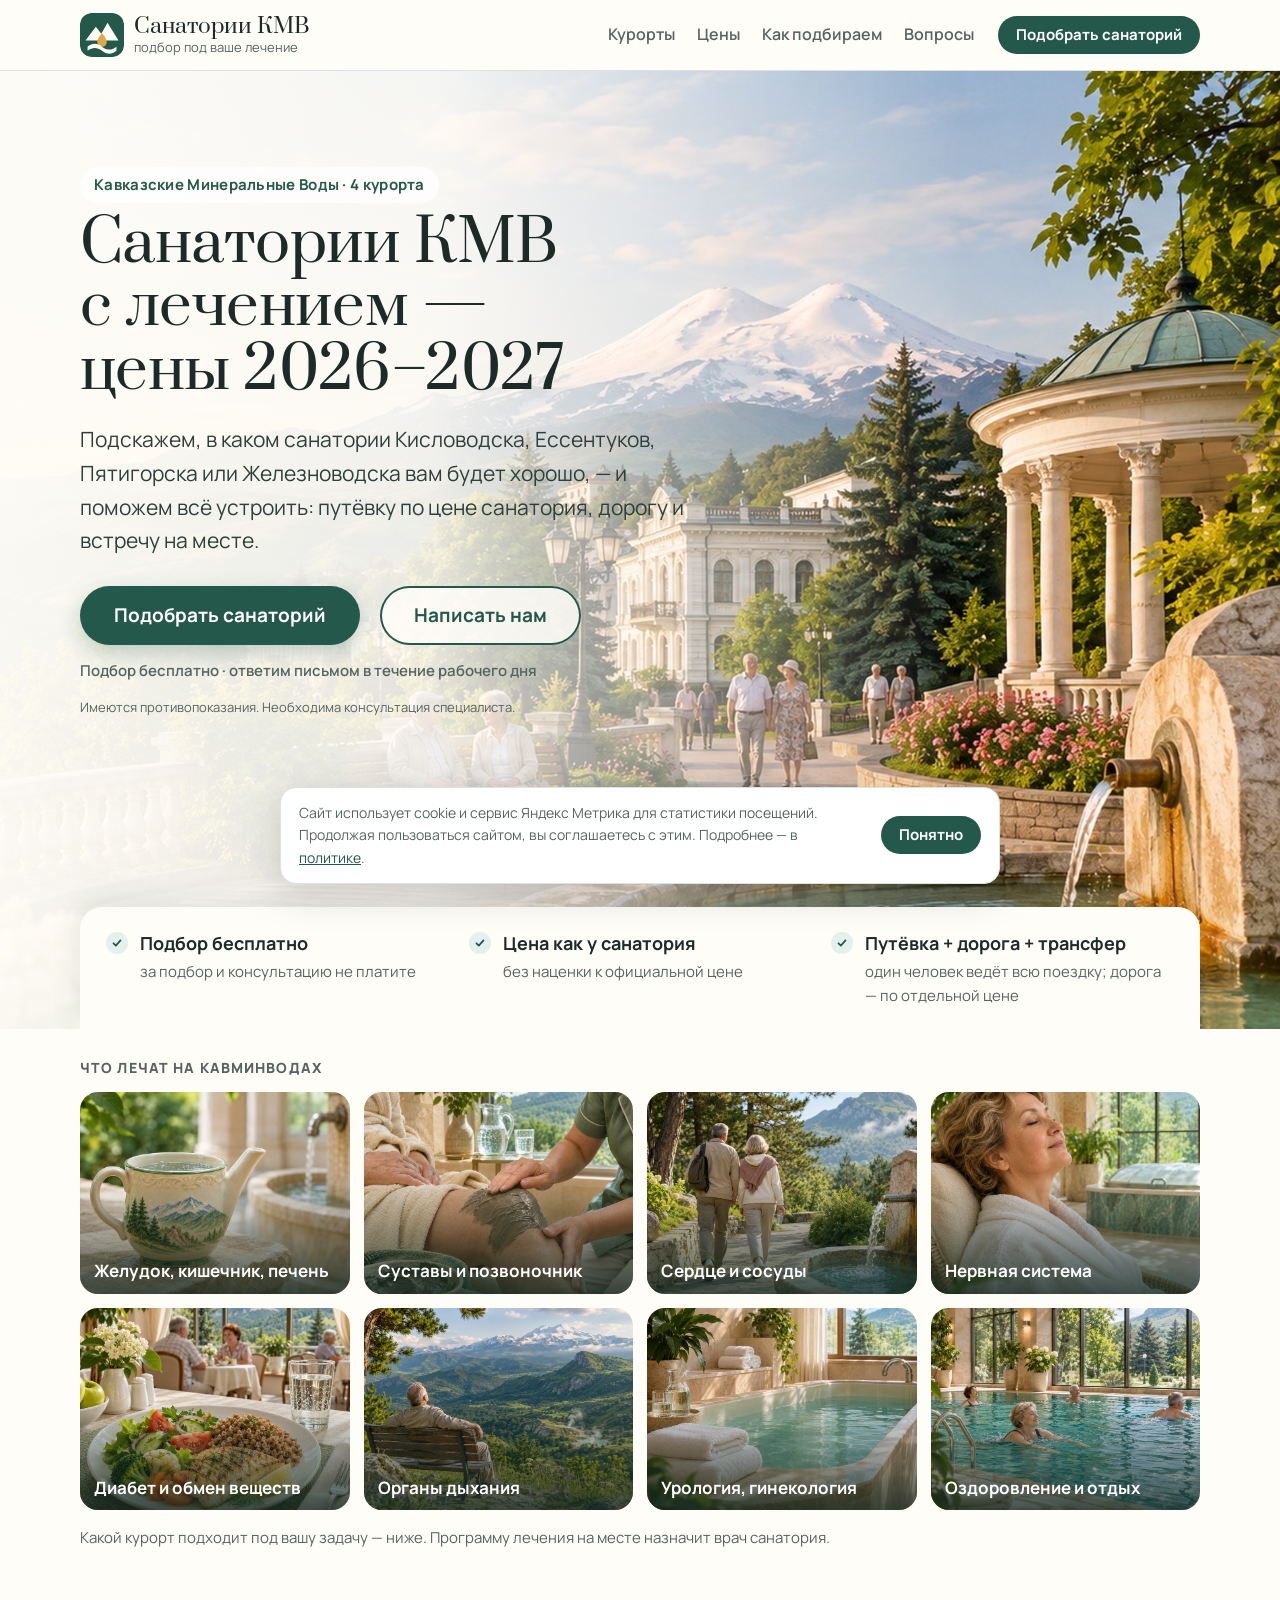
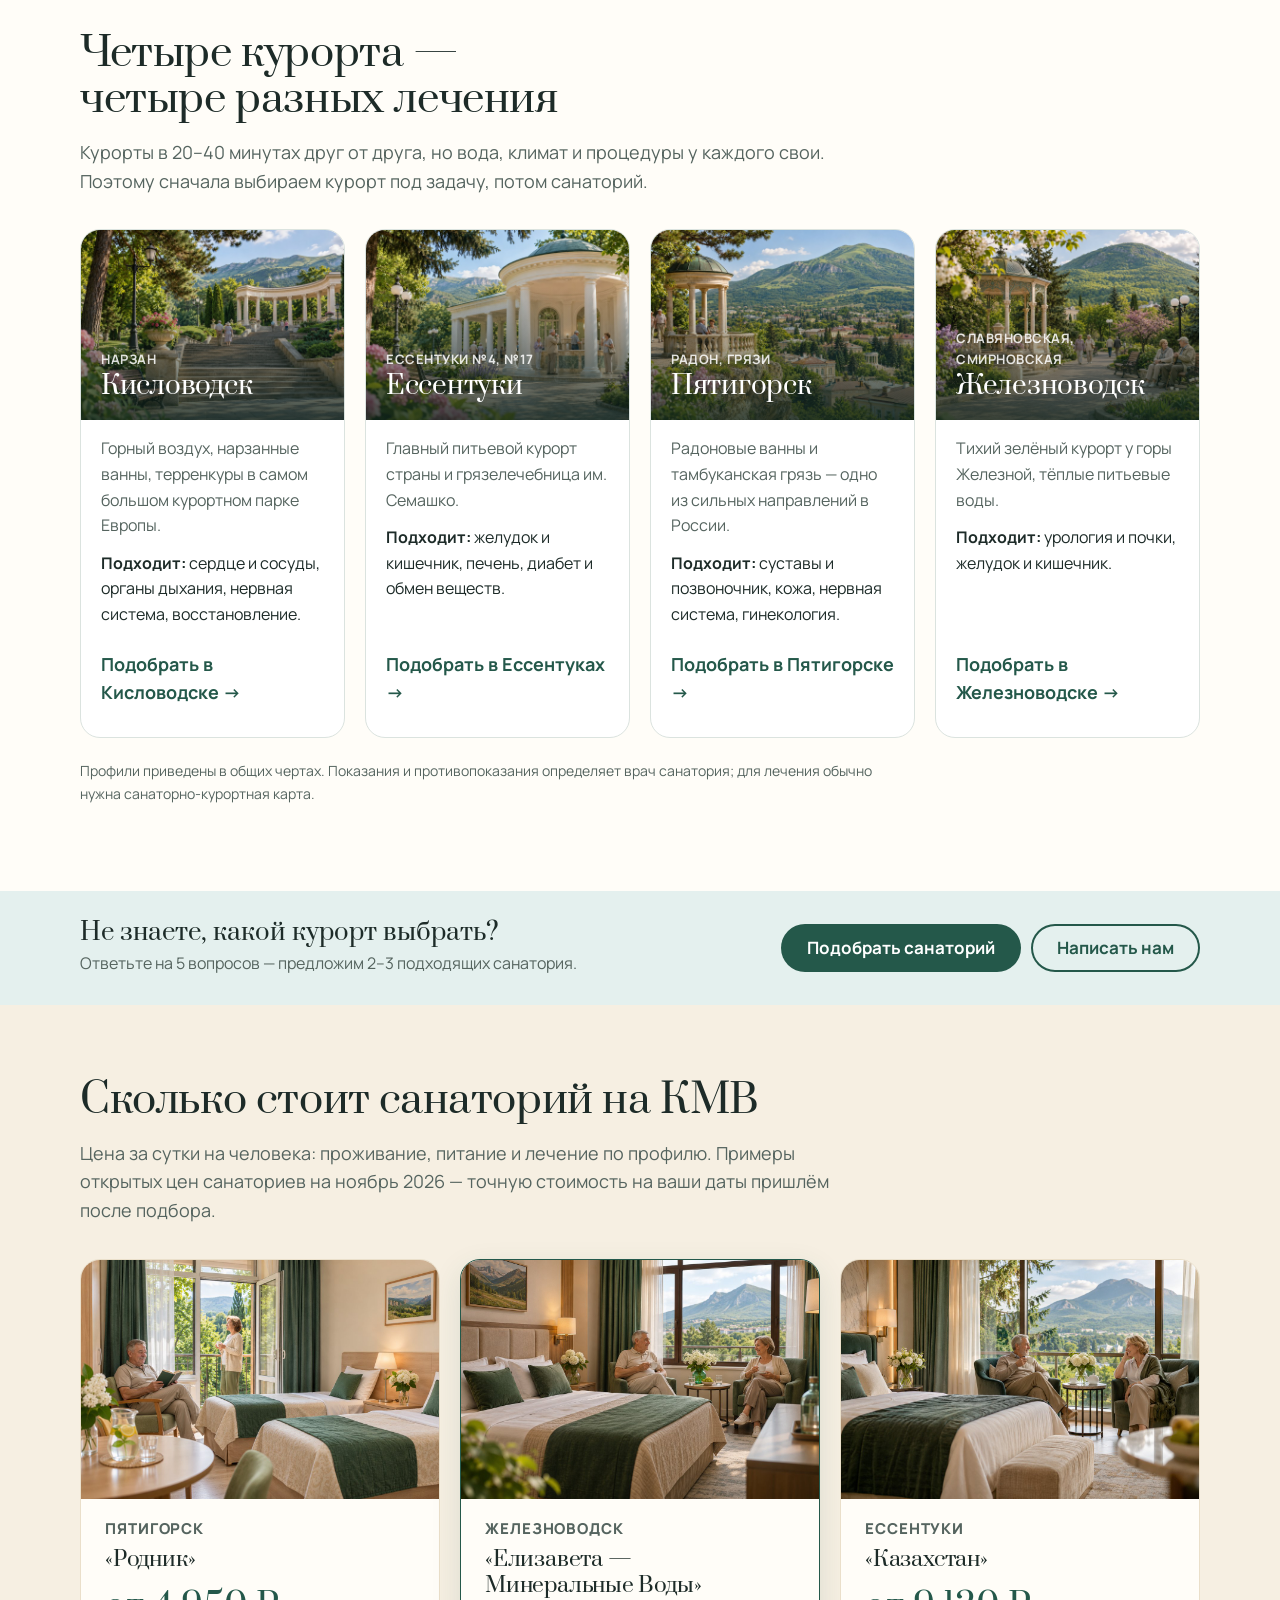
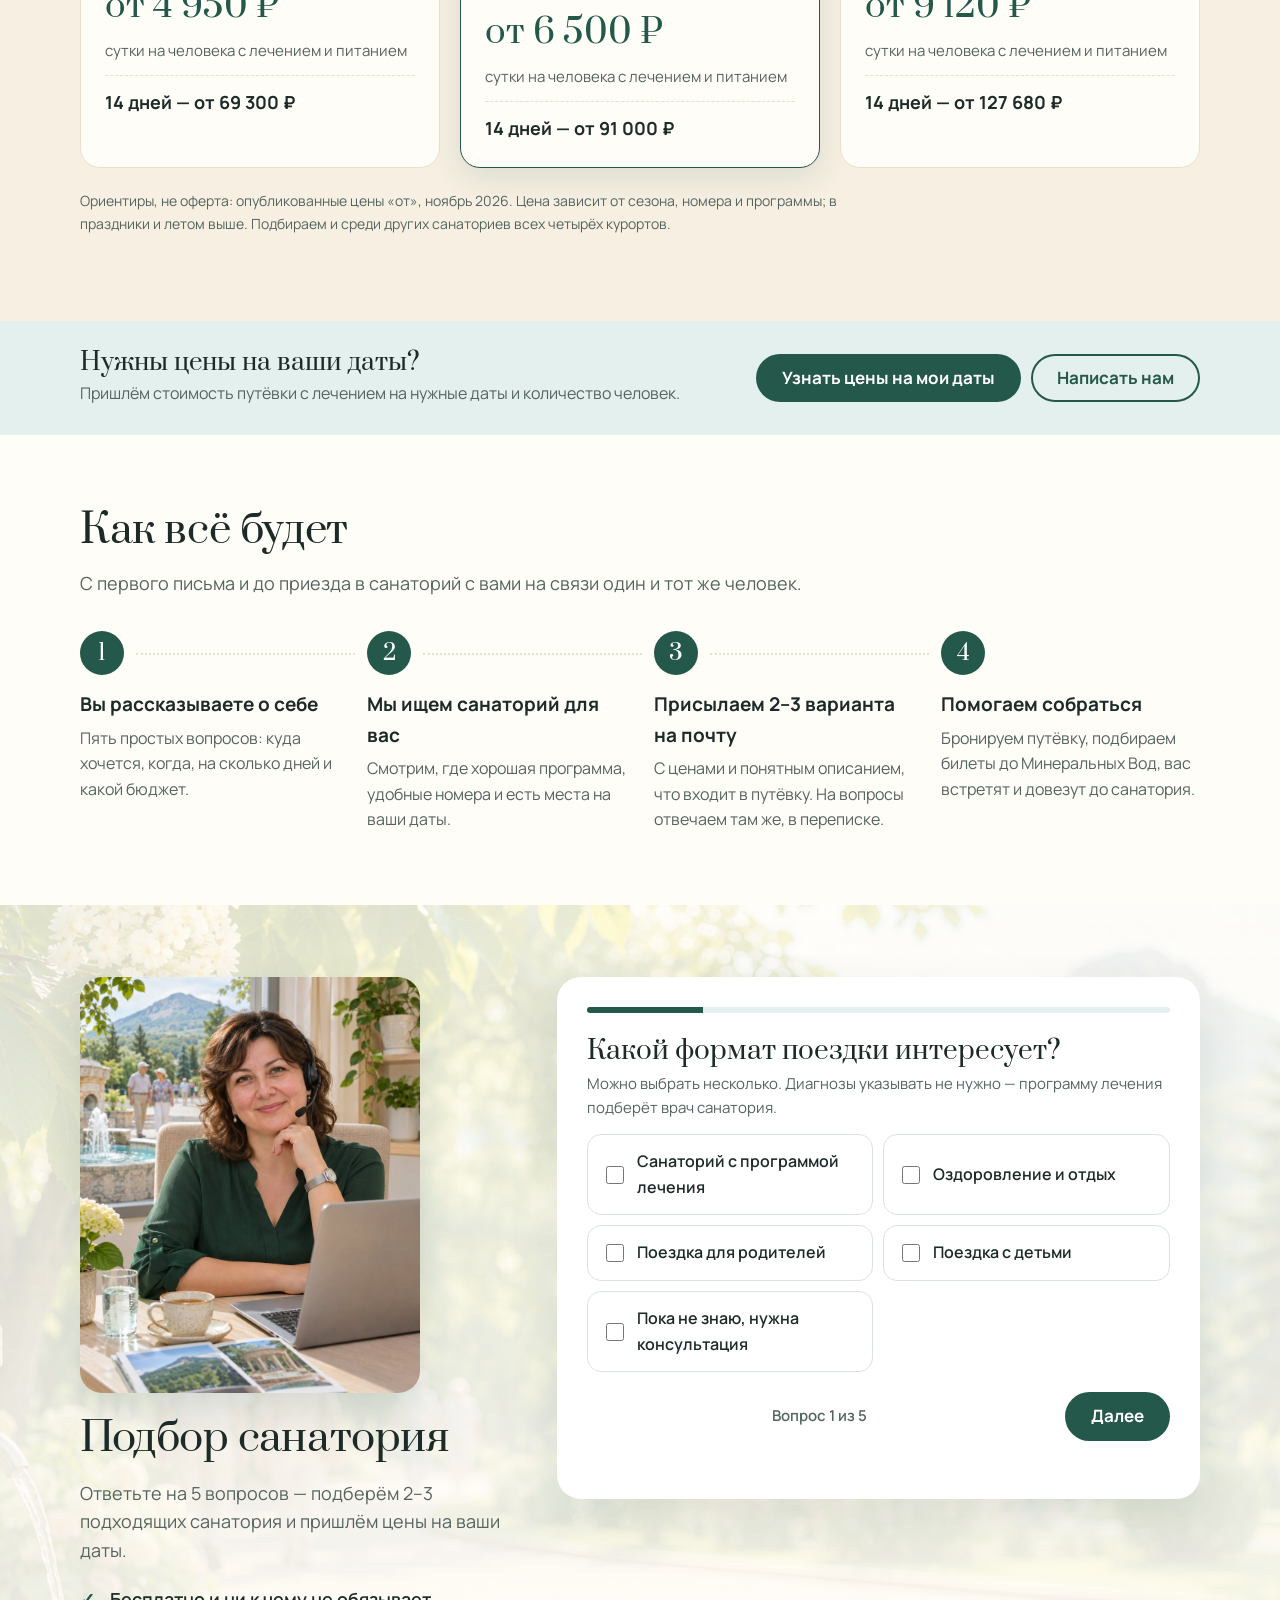
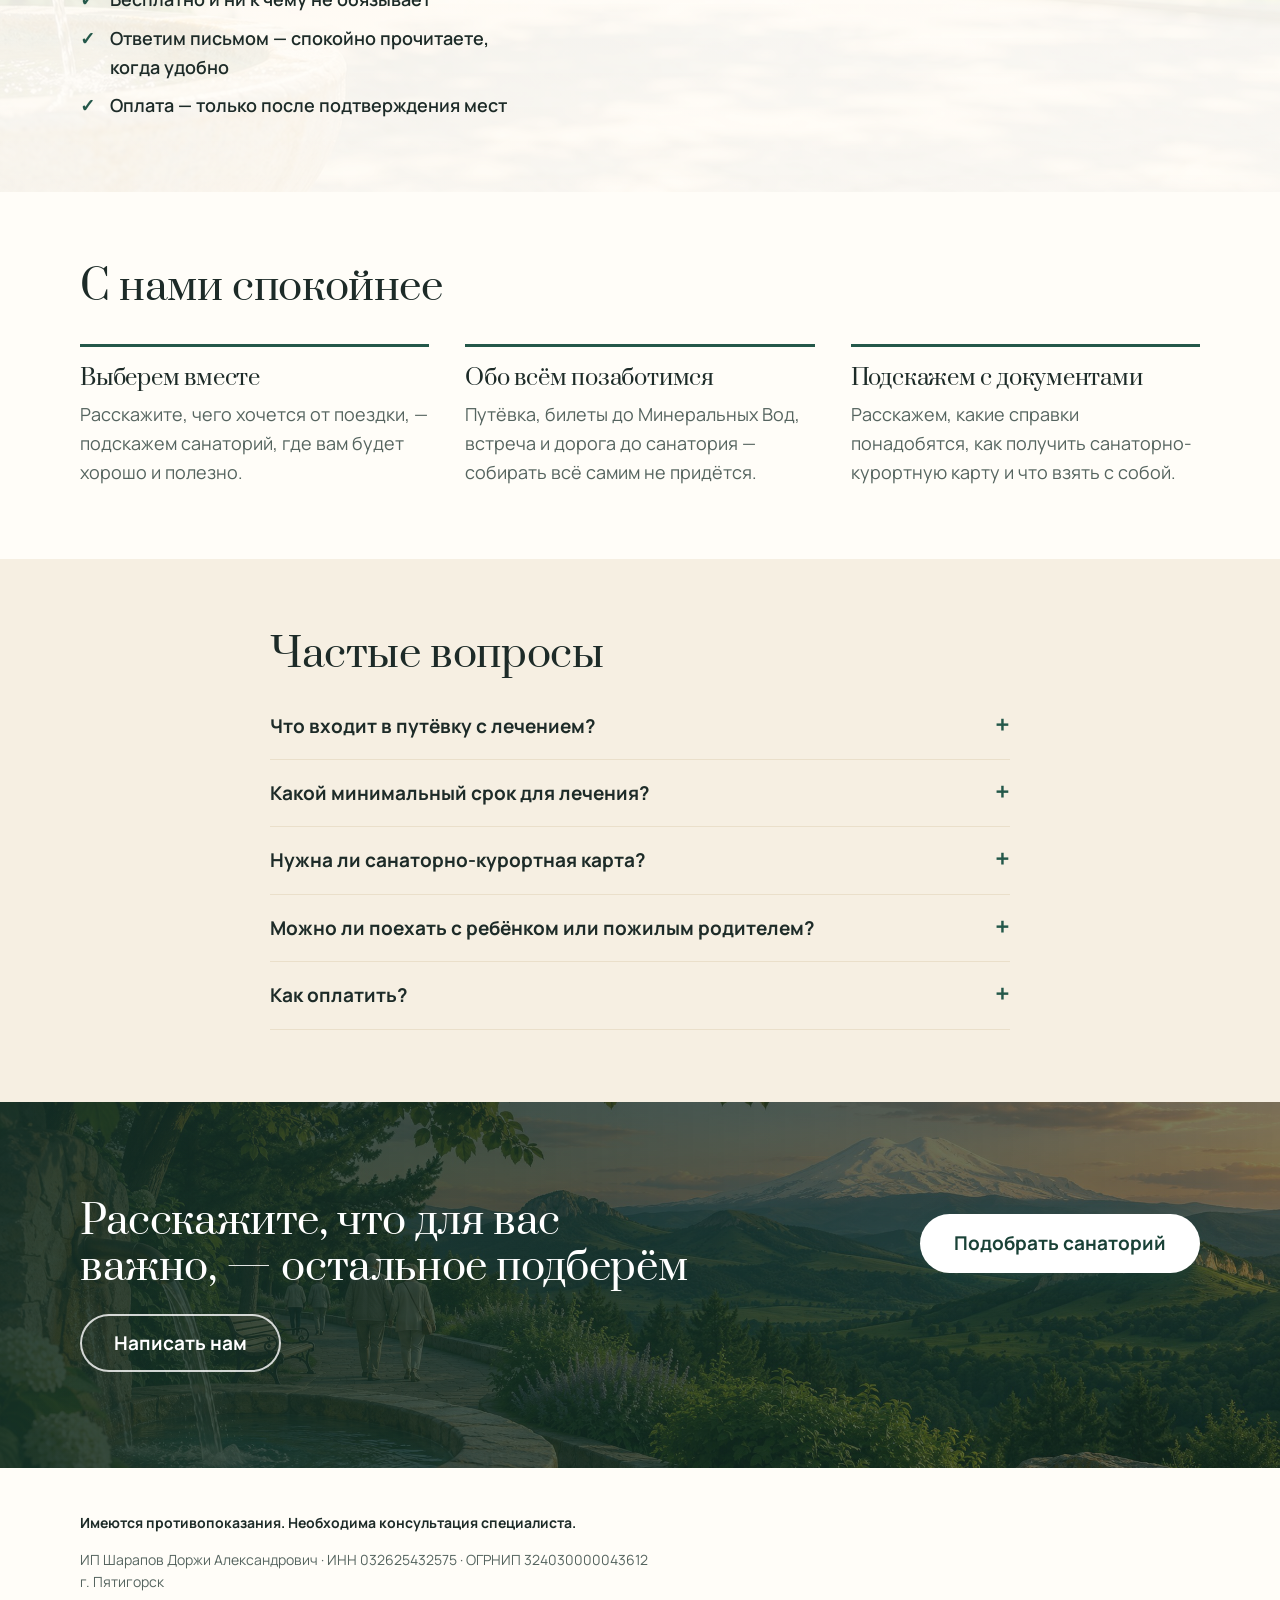
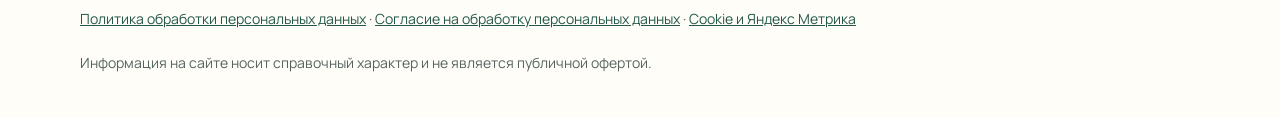
<file: index.html>
<!doctype html>
<html lang="ru">
<head>
<meta charset="utf-8">
<meta name="viewport" content="width=device-width,initial-scale=1,viewport-fit=cover">
<title>Санатории КМВ с лечением — цены 2026–2027 | санаториикмв.рф</title>
<meta name="description" content="Санатории Кавказских Минеральных Вод с лечением: Кисловодск, Ессентуки, Пятигорск, Железноводск. Цены 2026–2027, путёвка, дорога и трансфер. Подбор бесплатно.">
<link rel="canonical" href="https://санаториикмв.рф/">
<meta property="og:title" content="Санатории КМВ с лечением — цены 2026–2027">
<meta property="og:description" content="Кисловодск, Ессентуки, Пятигорск, Железноводск. Путёвка, дорога и трансфер.">
<meta property="og:image" content="/img/og.jpg">
<link rel="icon" href="/favicon.ico" sizes="any">
<link rel="icon" href="/brand/icon.svg" type="image/svg+xml">
<link rel="apple-touch-icon" href="/brand/apple-touch-icon.png">
<meta name="theme-color" content="#24584A">
<link rel="preconnect" href="https://fonts.googleapis.com">
<link rel="stylesheet" href="https://fonts.googleapis.com/css2?family=Prata&family=Manrope:wght@400;500;600;700;800&display=swap">
<link rel="stylesheet" href="/style.css?v=17">
</head>
<body data-g="g0">
<header class="top">
  <div class="wrap top-in">
    <a class="logo" href="/"><img src="/brand/icon.svg" alt="" width="44" height="44"><span><b>Санатории КМВ</b><small>подбор под ваше лечение</small></span></a>
    <nav><a href="#resorts">Курорты</a><a href="#prices">Цены</a><a href="#how">Как подбираем</a><a href="#faq">Вопросы</a></nav>
    <div class="top-cta">
            <a class="btn btn-sm" href="#quiz" data-goal="cta_header">Подобрать санаторий</a>
    </div>
  </div>
</header>

<section class="hero">
  <div class="hero-art" aria-hidden="true" style="--hd:url(/img/hero-kmv-desktop.jpg);--hm:url(/img/hero-kmv-mobile.jpg)"></div>
  <div class="wrap hero-in">
    <div class="hero-copy">
      <p class="kicker" id="heroKicker">Кавказские Минеральные Воды · 4 курорта</p>
      <h1 id="heroTitle">Санатории КМВ с лечением — цены 2026–2027</h1>
      <p class="lead" id="heroLead">Подскажем, в каком санатории Кисловодска, Ессентуков, Пятигорска или Железноводска вам будет хорошо, — и поможем всё устроить: путёвку по цене санатория, дорогу и встречу на месте.</p>
      <div class="hero-actions">
        <a class="btn btn-lg" href="#quiz" data-goal="cta_hero">Подобрать санаторий</a>
        <button type="button" class="btn ghost btn-lg" data-callback data-goal="cb_hero">Написать нам</button>
        <span class="hero-note">Подбор бесплатно · ответим письмом в течение рабочего дня</span>
        <span class="hero-warn">Имеются противопоказания. Необходима консультация специалиста.</span>
      </div>
    </div>
    <ul class="promise">
      <li><b>Подбор бесплатно</b><span>за подбор и консультацию не платите</span></li>
      <li><b>Цена как у санатория</b><span>без наценки к официальной цене</span></li>
      <li><b>Путёвка + дорога + трансфер</b><span>один человек ведёт всю поездку; дорога — по отдельной цене</span></li>
    </ul>
  </div>
</section>

<section class="profiles">
  <div class="wrap">
    <p class="eyebrow">Что лечат на Кавминводах</p>
    <div class="tiles">
      <a href="#resorts" class="tile"><img src="/img/treat-gi.jpg" alt="" loading="lazy" width="800" height="800"><span>Желудок, кишечник, печень</span></a>
      <a href="#resorts" class="tile"><img src="/img/treat-joints.jpg" alt="" loading="lazy" width="800" height="800"><span>Суставы и позвоночник</span></a>
      <a href="#resorts" class="tile"><img src="/img/treat-heart.jpg" alt="" loading="lazy" width="800" height="800"><span>Сердце и сосуды</span></a>
      <a href="#resorts" class="tile"><img src="/img/treat-nerves.jpg" alt="" loading="lazy" width="800" height="800"><span>Нервная система</span></a>
      <a href="#resorts" class="tile"><img src="/img/treat-diabetes.jpg" alt="" loading="lazy" width="800" height="800"><span>Диабет и обмен веществ</span></a>
      <a href="#resorts" class="tile"><img src="/img/treat-breath.jpg" alt="" loading="lazy" width="800" height="800"><span>Органы дыхания</span></a>
      <a href="#resorts" class="tile"><img src="/img/treat-uro.jpg" alt="" loading="lazy" width="800" height="800"><span>Урология, гинекология</span></a>
      <a href="#resorts" class="tile"><img src="/img/treat-wellness.jpg" alt="" loading="lazy" width="800" height="800"><span>Оздоровление и отдых</span></a>
    </div>
    <p class="bridge">Какой курорт подходит под вашу задачу — ниже. Программу лечения на месте назначит врач санатория.</p>
  </div>
</section>

<section id="resorts" class="block">
  <div class="wrap">
    <div class="sec-head"><h2>Четыре курорта — четыре разных лечения</h2><p>Курорты в 20–40 минутах друг от друга, но вода, климат и процедуры у каждого свои. Поэтому сначала выбираем курорт под задачу, потом санаторий.</p></div>
    <div class="resorts">
      <article class="resort" data-g="g1">
        <div class="r-top" style="background-image:url(/img/resort-kislovodsk.jpg)"><span class="r-water">Нарзан</span><h3>Кисловодск</h3></div>
        <p>Горный воздух, нарзанные ванны, терренкуры в самом большом курортном парке Европы.</p>
        <p class="r-for"><b>Подходит:</b> сердце и сосуды, органы дыхания, нервная система, восстановление.</p>
        <a href="#quiz" data-resort="Кисловодск" class="r-link">Подобрать в Кисловодске →</a>
      </article>
      <article class="resort" data-g="g2">
        <div class="r-top" style="background-image:url(/img/resort-essentuki.jpg)"><span class="r-water">Ессентуки №4, №17</span><h3>Ессентуки</h3></div>
        <p>Главный питьевой курорт страны и грязелечебница им. Семашко.</p>
        <p class="r-for"><b>Подходит:</b> желудок и кишечник, печень, диабет и обмен веществ.</p>
        <a href="#quiz" data-resort="Ессентуки" class="r-link">Подобрать в Ессентуках →</a>
      </article>
      <article class="resort" data-g="g3">
        <div class="r-top" style="background-image:url(/img/resort-pyatigorsk.jpg)"><span class="r-water">Радон, грязи</span><h3>Пятигорск</h3></div>
        <p>Радоновые ванны и тамбуканская грязь — одно из сильных направлений в России.</p>
        <p class="r-for"><b>Подходит:</b> суставы и позвоночник, кожа, нервная система, гинекология.</p>
        <a href="#quiz" data-resort="Пятигорск" class="r-link">Подобрать в Пятигорске →</a>
      </article>
      <article class="resort" data-g="g3">
        <div class="r-top" style="background-image:url(/img/resort-zheleznovodsk.jpg)"><span class="r-water">Славяновская, Смирновская</span><h3>Железноводск</h3></div>
        <p>Тихий зелёный курорт у горы Железной, тёплые питьевые воды.</p>
        <p class="r-for"><b>Подходит:</b> урология и почки, желудок и кишечник.</p>
        <a href="#quiz" data-resort="Железноводск" class="r-link">Подобрать в Железноводске →</a>
      </article>
    </div>
    <p class="fine">Профили приведены в общих чертах. Показания и противопоказания определяет врач санатория; для лечения обычно нужна санаторно-курортная карта.</p>
  </div>
</section>

<section class="band"><div class="wrap band-in"><div><b>Не знаете, какой курорт выбрать?</b><span>Ответьте на 5 вопросов — предложим 2–3 подходящих санатория.</span></div><div class="band-btns"><a class="btn" href="#quiz" data-goal="cta_resorts">Подобрать санаторий</a><button type="button" class="btn ghost" data-callback data-goal="cta_resorts_cb">Написать нам</button></div></div></section>

<section id="prices" class="block tint">
  <div class="wrap">
    <div class="sec-head"><h2>Сколько стоит санаторий на КМВ</h2><p>Цена за сутки на человека: проживание, питание и лечение по профилю. Примеры открытых цен санаториев на ноябрь 2026 — точную стоимость на ваши даты пришлём после подбора.</p></div>
    <div class="price-grid">
      <div class="price"><img src="/img/price-standard.jpg" alt="" loading="lazy" width="1200" height="800"><span class="p-cls">Пятигорск</span><h3>«Родник»</h3><b>от 4 950 ₽</b><span>сутки на человека с лечением и питанием</span><em>14 дней — от 69 300 ₽</em></div>
      <div class="price hl"><img src="/img/price-comfort.jpg" alt="" loading="lazy" width="1200" height="800"><span class="p-cls">Железноводск</span><h3>«Елизавета — Минеральные Воды»</h3><b>от 6 500 ₽</b><span>сутки на человека с лечением и питанием</span><em>14 дней — от 91 000 ₽</em></div>
      <div class="price"><img src="/img/price-premium.jpg" alt="" loading="lazy" width="1200" height="800"><span class="p-cls">Ессентуки</span><h3>«Казахстан»</h3><b>от 9 120 ₽</b><span>сутки на человека с лечением и питанием</span><em>14 дней — от 127 680 ₽</em></div>
    </div>
    <p class="fine">Ориентиры, не оферта: опубликованные цены «от», ноябрь 2026. Цена зависит от сезона, номера и программы; в праздники и летом выше. Подбираем и среди других санаториев всех четырёх курортов.</p>
  </div>
</section>

<section class="band"><div class="wrap band-in"><div><b>Нужны цены на ваши даты?</b><span>Пришлём стоимость путёвки с лечением на нужные даты и количество человек.</span></div><div class="band-btns"><a class="btn" href="#quiz" data-goal="cta_prices">Узнать цены на мои даты</a><button type="button" class="btn ghost" data-callback data-goal="cta_prices_cb">Написать нам</button></div></div></section>

<section id="how" class="block">
  <div class="wrap">
    <div class="sec-head"><h2>Как всё будет</h2><p>С первого письма и до приезда в санаторий с вами на связи один и тот же человек.</p></div>
    <ol class="steps">
      <li><b>Вы рассказываете о себе</b><span>Пять простых вопросов: куда хочется, когда, на сколько дней и какой бюджет.</span></li>
      <li><b>Мы ищем санаторий для вас</b><span>Смотрим, где хорошая программа, удобные номера и есть места на ваши даты.</span></li>
      <li><b>Присылаем 2–3 варианта на почту</b><span>С ценами и понятным описанием, что входит в путёвку. На вопросы отвечаем там же, в переписке.</span></li>
      <li><b>Помогаем собраться</b><span>Бронируем путёвку, подбираем билеты до Минеральных Вод, вас встретят и довезут до санатория.</span></li>
    </ol>
  </div>
</section>

<section id="quiz" class="block quiz-sec">
  <div class="wrap quiz-wrap">
    <div class="quiz-aside">
      <img class="consult" src="/img/consultant.jpg" alt="" loading="lazy" width="900" height="1100">
      <h2>Подбор санатория</h2>
      <p>Ответьте на 5 вопросов — подберём 2–3 подходящих санатория и пришлём цены на ваши даты.</p>
      <ul class="aside-list">
        <li>Бесплатно и ни к чему не обязывает</li>
        <li>Ответим письмом — спокойно прочитаете, когда удобно</li>
        <li>Оплата — только после подтверждения мест</li>
      </ul>
    </div>
    <form id="q" novalidate>
      <div class="qbar"><span id="qbarFill"></span></div>
      <div class="qstep is-active" data-step="1">
        <p class="qtitle">Какой формат поездки интересует?</p>
        <p class="qhint">Можно выбрать несколько. Диагнозы указывать не нужно — программу лечения подберёт врач санатория.</p>
        <div class="opts">
          <label><input type="checkbox" name="profile" value="Санаторий с программой лечения">Санаторий с программой лечения</label>
          <label><input type="checkbox" name="profile" value="Оздоровление и отдых">Оздоровление и отдых</label>
          <label><input type="checkbox" name="profile" value="Поездка для родителей">Поездка для родителей</label>
          <label><input type="checkbox" name="profile" value="Поездка с детьми">Поездка с детьми</label>
          <label><input type="checkbox" name="profile" value="Нужна консультация">Пока не знаю, нужна консультация</label>
        </div>
      </div>
      <div class="qstep" data-step="2">
        <p class="qtitle">Есть пожелания по курорту?</p>
        <div class="opts">
          <label><input type="radio" name="resort" value="Кисловодск">Кисловодск</label>
          <label><input type="radio" name="resort" value="Ессентуки">Ессентуки</label>
          <label><input type="radio" name="resort" value="Пятигорск">Пятигорск</label>
          <label><input type="radio" name="resort" value="Железноводск">Железноводск</label>
          <label class="wide"><input type="radio" name="resort" value="Не важно">Не важно — подберите по лечению</label>
        </div>
      </div>
      <div class="qstep" data-step="3">
        <p class="qtitle">Когда и на сколько дней?</p>
        <div class="grid2">
          <label class="fld">Месяц заезда<select name="month" id="month">
            <option value="">Выберите</option><option>Декабрь 2026</option><option>Новый год</option><option>Январь 2027</option><option>Февраль 2027</option><option>Март 2027</option><option>Апрель 2027</option><option>Май 2027</option><option>Лето 2027</option><option>Пока не знаю</option></select></label>
          <label class="fld">Длительность<select name="nights" id="nights">
            <option value="">Выберите</option><option>7–9 дней</option><option>10–14 дней</option><option>15–21 день</option><option>Пока не знаю</option></select></label>
        </div>
      </div>
      <div class="qstep" data-step="4">
        <p class="qtitle">Кто едет и какой бюджет?</p>
        <div class="grid2">
          <label class="fld">Взрослых<input type="number" name="adults" id="adults" min="1" value="1" inputmode="numeric"></label>
          <label class="fld">Детей<input type="number" name="children" id="children" min="0" value="0" inputmode="numeric"></label>
        </div>
        <div class="opts">
          <label><input type="radio" name="age" value="до 55">Все до 55 лет</label>
          <label><input type="radio" name="age" value="55+">Есть путешественники 55+</label>
        </div>
        <label class="fld">Бюджет на одного за всю путёвку<select name="budget" id="budget">
          <option value="">Выберите</option><option>до 60 тыс. ₽</option><option>60–100 тыс. ₽</option><option>100–150 тыс. ₽</option><option>больше 150 тыс. ₽</option><option>Не знаю, подскажите</option></select></label>
        <label class="chk"><input type="checkbox" name="need_trip" id="need_trip" value="yes" checked><span>Нужна помощь с дорогой и трансфером</span></label>
      </div>
      <div class="qstep" data-step="5">
        <p class="qtitle">Куда прислать подбор?</p>
        <p class="qhint">Пришлём 2–3 варианта санаториев с ценами письмом — спокойно прочитаете и ответите, когда удобно.</p>
        <label class="fld">Как к вам обращаться<input name="name" id="name" autocomplete="name" required></label>
        <label class="fld">Электронная почта<input name="email" id="email" type="email" autocomplete="email" inputmode="email" placeholder="name@mail.ru" required></label>
        <label class="fld">Телефон <small class="fld-note">— необязательно, если захотите, чтобы мы позвонили</small><input name="phone" id="phone" type="tel" autocomplete="tel" placeholder="+7"></label>
        <label class="fld">Комментарий, если есть <small class="fld-note">— без диагнозов и медицинских данных</small><textarea name="comment" id="comment" rows="2" placeholder="Пожелания, город отправления"></textarea></label>
        <label class="chk"><input type="checkbox" name="privacy_consent" id="privacy_consent" value="yes" required><span>Согласен на обработку персональных данных на условиях <a href="/consent.html" target="_blank">согласия</a> и <a href="/privacy.html" target="_blank">политики</a></span></label>
      </div>
      <div class="qnav">
        <button type="button" class="btn ghost" id="back" hidden>Назад</button>
        <span class="prog" id="prog">Вопрос 1 из 5</span>
        <button type="button" class="btn" id="next">Далее</button>
        <button type="submit" class="btn" id="send" hidden>Получить подбор</button>
      </div>
      <p class="qstatus" id="qstatus" role="status"></p>
    </form>
    <div class="done" id="done" hidden>
      <h3>Спасибо, заявка принята</h3>
      <p>Пришлём варианты санаториев на вашу почту в течение рабочего дня. Если письма нет — загляните в папку «Спам».</p>
    </div>
  </div>
</section>

<section class="block">
  <div class="wrap">
    <div class="sec-head"><h2>С нами спокойнее</h2></div>
    <div class="why">
      <div><h3>Выберем вместе</h3><p>Расскажите, чего хочется от поездки, — подскажем санаторий, где вам будет хорошо и полезно.</p></div>
      <div><h3>Обо всём позаботимся</h3><p>Путёвка, билеты до Минеральных Вод, встреча и дорога до санатория — собирать всё самим не придётся.</p></div>
      <div><h3>Подскажем с документами</h3><p>Расскажем, какие справки понадобятся, как получить санаторно-курортную карту и что взять с собой.</p></div>
    </div>
  </div>
</section>

<section id="faq" class="block tint">
  <div class="wrap narrow">
    <h2>Частые вопросы</h2>
    <details><summary>Что входит в путёвку с лечением?</summary><p>Обычно проживание, питание и лечение по профилю: консультации врача, процедуры, питьё минеральной воды. Набор процедур зависит от санатория и длительности — при подборе пришлём программу.</p></details>
    <details><summary>Какой минимальный срок для лечения?</summary><p>Врачи рекомендуют от 10–14 дней, чтобы курс дал эффект. Многие санатории продают путёвки с лечением от 7–10 дней.</p></details>
    <details><summary>Нужна ли санаторно-курортная карта?</summary><p>Как правило, да — её оформляют в поликлинике. Если карты нет, во многих санаториях можно пройти обследование на месте за доплату. Уточним под выбранный санаторий.</p></details>
    <details><summary>Можно ли поехать с ребёнком или пожилым родителем?</summary><p>Да. Подберём санаторий, где принимают детей нужного возраста или где удобно людям старшего возраста: лифт, лечение в одном корпусе, близко к парку.</p></details>
    <details><summary>Как оплатить?</summary><p>После выбора санатория подтверждаем места и присылаем договор и счёт. Оплата — только после подтверждения.</p></details>
  </div>
</section>

<section class="cta">
  <div class="wrap cta-in"><h2>Расскажите, что для вас важно, — остальное подберём</h2><a class="btn btn-lg light" href="#quiz" data-goal="cta_bottom">Подобрать санаторий</a><button type="button" class="btn btn-lg ghost-light" data-callback data-goal="cb_bottom">Написать нам</button></div>
</section>

<footer class="foot">
  <div class="wrap">
    <p class="warn">Имеются противопоказания. Необходима консультация специалиста.</p>
    <p id="legal">ИП Шарапов Доржи Александрович · ИНН 032625432575 · ОГРНИП 324030000043612<br>г. Пятигорск</p>
    <p><a href="/privacy.html">Политика обработки персональных данных</a> · <a href="/consent.html">Согласие на обработку персональных данных</a> · <a href="/privacy.html#cookie">Cookie и Яндекс Метрика</a></p>
    <p class="fine">Информация на сайте носит справочный характер и не является публичной офертой.</p>
  </div>
</footer>

<div class="cb" id="cb" hidden role="dialog" aria-modal="true" aria-labelledby="cbTitle">
  <form class="cb-box" id="cbForm" novalidate>
    <button type="button" class="cb-x" data-cb-close aria-label="Закрыть">×</button>
    <h3 id="cbTitle">Напишем вам на почту</h3>
    <p class="qhint">Оставьте имя и почту — пришлём варианты санаториев и ответим на вопросы письмом.</p>
    <label class="fld">Как к вам обращаться<input name="name" id="cbName" autocomplete="name" required></label>
    <label class="fld">Электронная почта<input name="email" id="cbEmail" type="email" autocomplete="email" inputmode="email" placeholder="name@mail.ru" required></label>
    <label class="fld">Ваш вопрос или пожелания <small class="fld-note">— необязательно, без диагнозов</small><textarea name="comment" id="cbComment" rows="2" placeholder="Курорт, даты, сколько человек"></textarea></label>
    <label class="fld">Телефон <small class="fld-note">— необязательно, если удобнее созвониться</small><input name="phone" id="cbPhone" type="tel" autocomplete="tel" placeholder="+7"></label>
    <label class="chk"><input type="checkbox" name="privacy_consent" id="cbConsent" value="yes" required><span>Согласен на обработку персональных данных на условиях <a href="/consent.html" target="_blank">согласия</a> и <a href="/privacy.html" target="_blank">политики</a></span></label>
    <button type="submit" class="btn btn-lg" id="cbSend">Отправить</button>
    <p class="qstatus" id="cbStatus" role="status"></p>
    <div class="cb-done" id="cbDone" hidden><h3>Спасибо!</h3><p>Напишем вам на почту в течение рабочего дня. Если письма нет — загляните в «Спам».</p></div>
  </form>
</div>
<div class="sticky" id="sticky"><a class="btn" href="#quiz" data-goal="cta_sticky">Подобрать санаторий</a><button type="button" class="btn ghost" data-callback data-goal="cb_sticky" aria-label="Написать нам">Написать</button></div>
<div class="ck" id="ck" hidden><p>Сайт использует cookie и сервис Яндекс Метрика для статистики посещений. Продолжая пользоваться сайтом, вы соглашаетесь с этим. Подробнее — в <a href="/privacy.html#cookie">политике</a>.</p><button type="button" class="btn btn-sm" id="ckOk">Понятно</button></div>
<script src="/config.js?v=17"></script>
<script src="/app.js?v=17"></script>
</body>
</html>
</file>
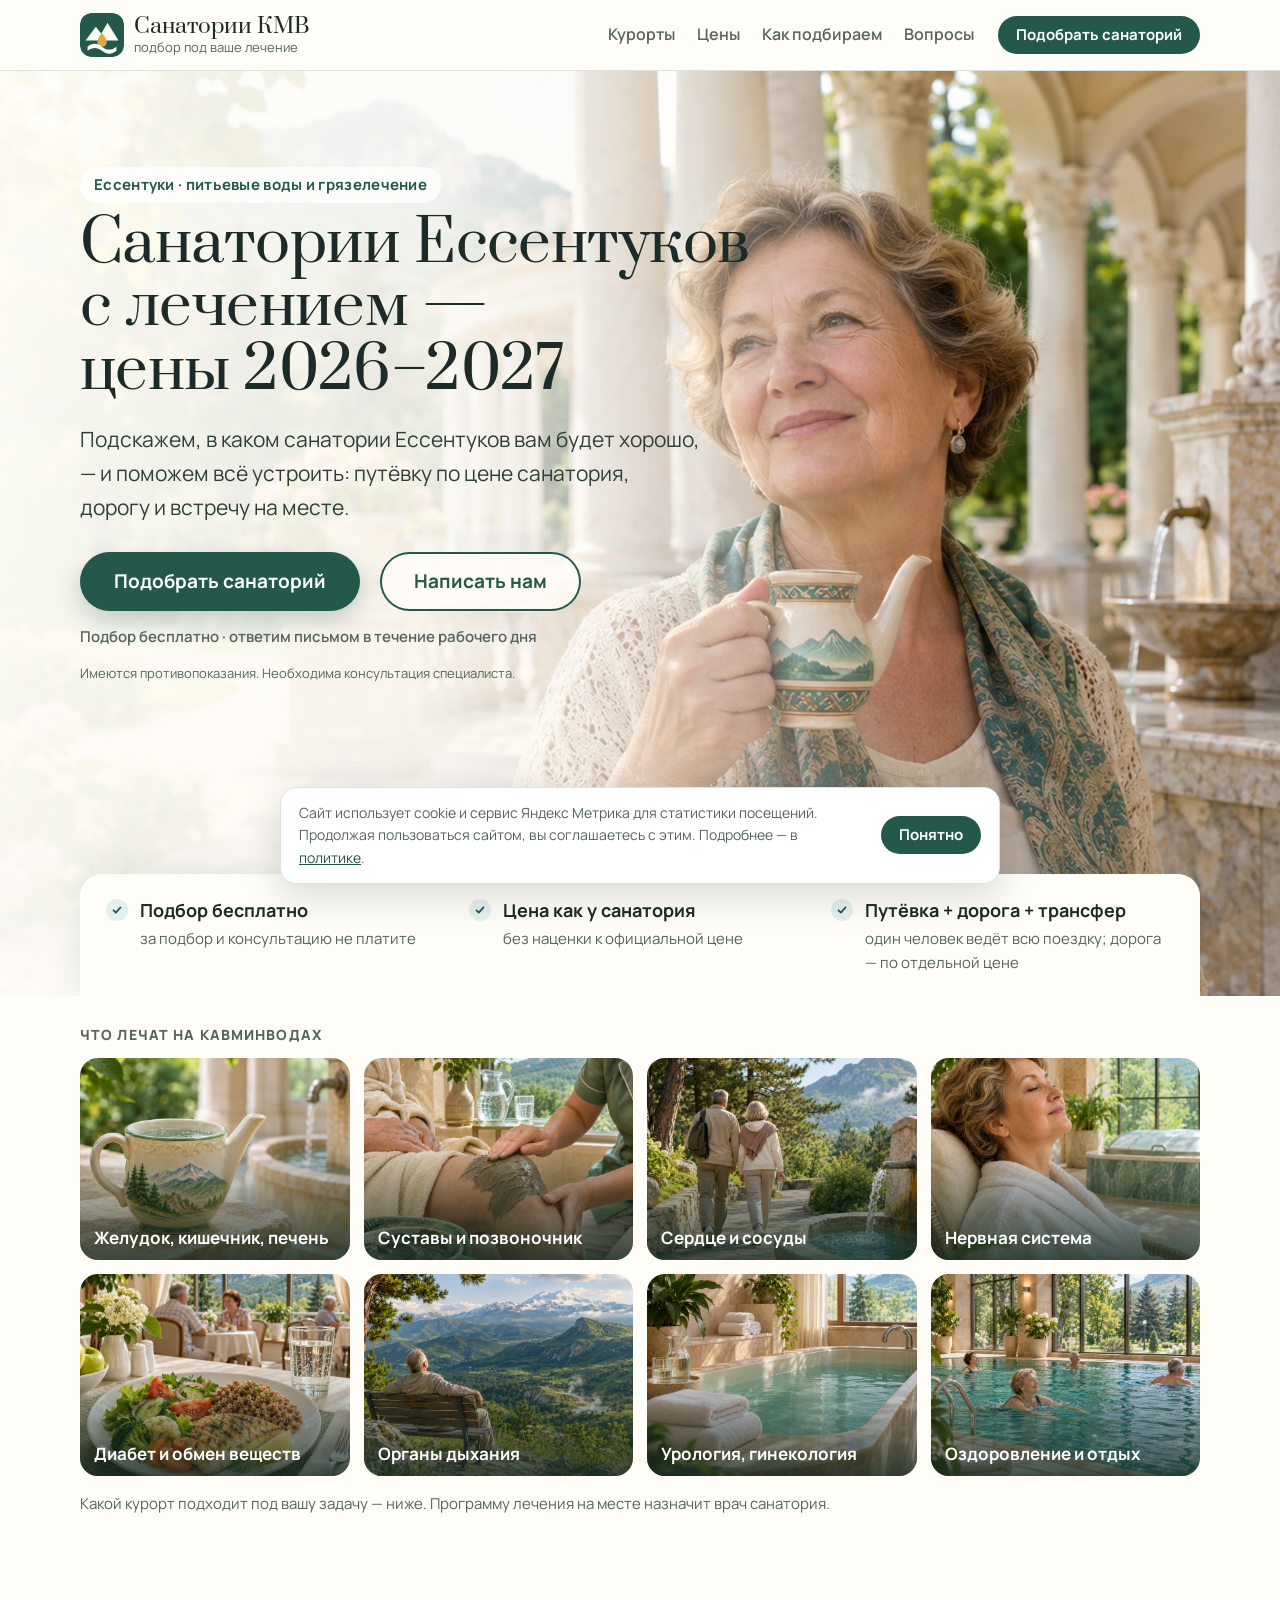
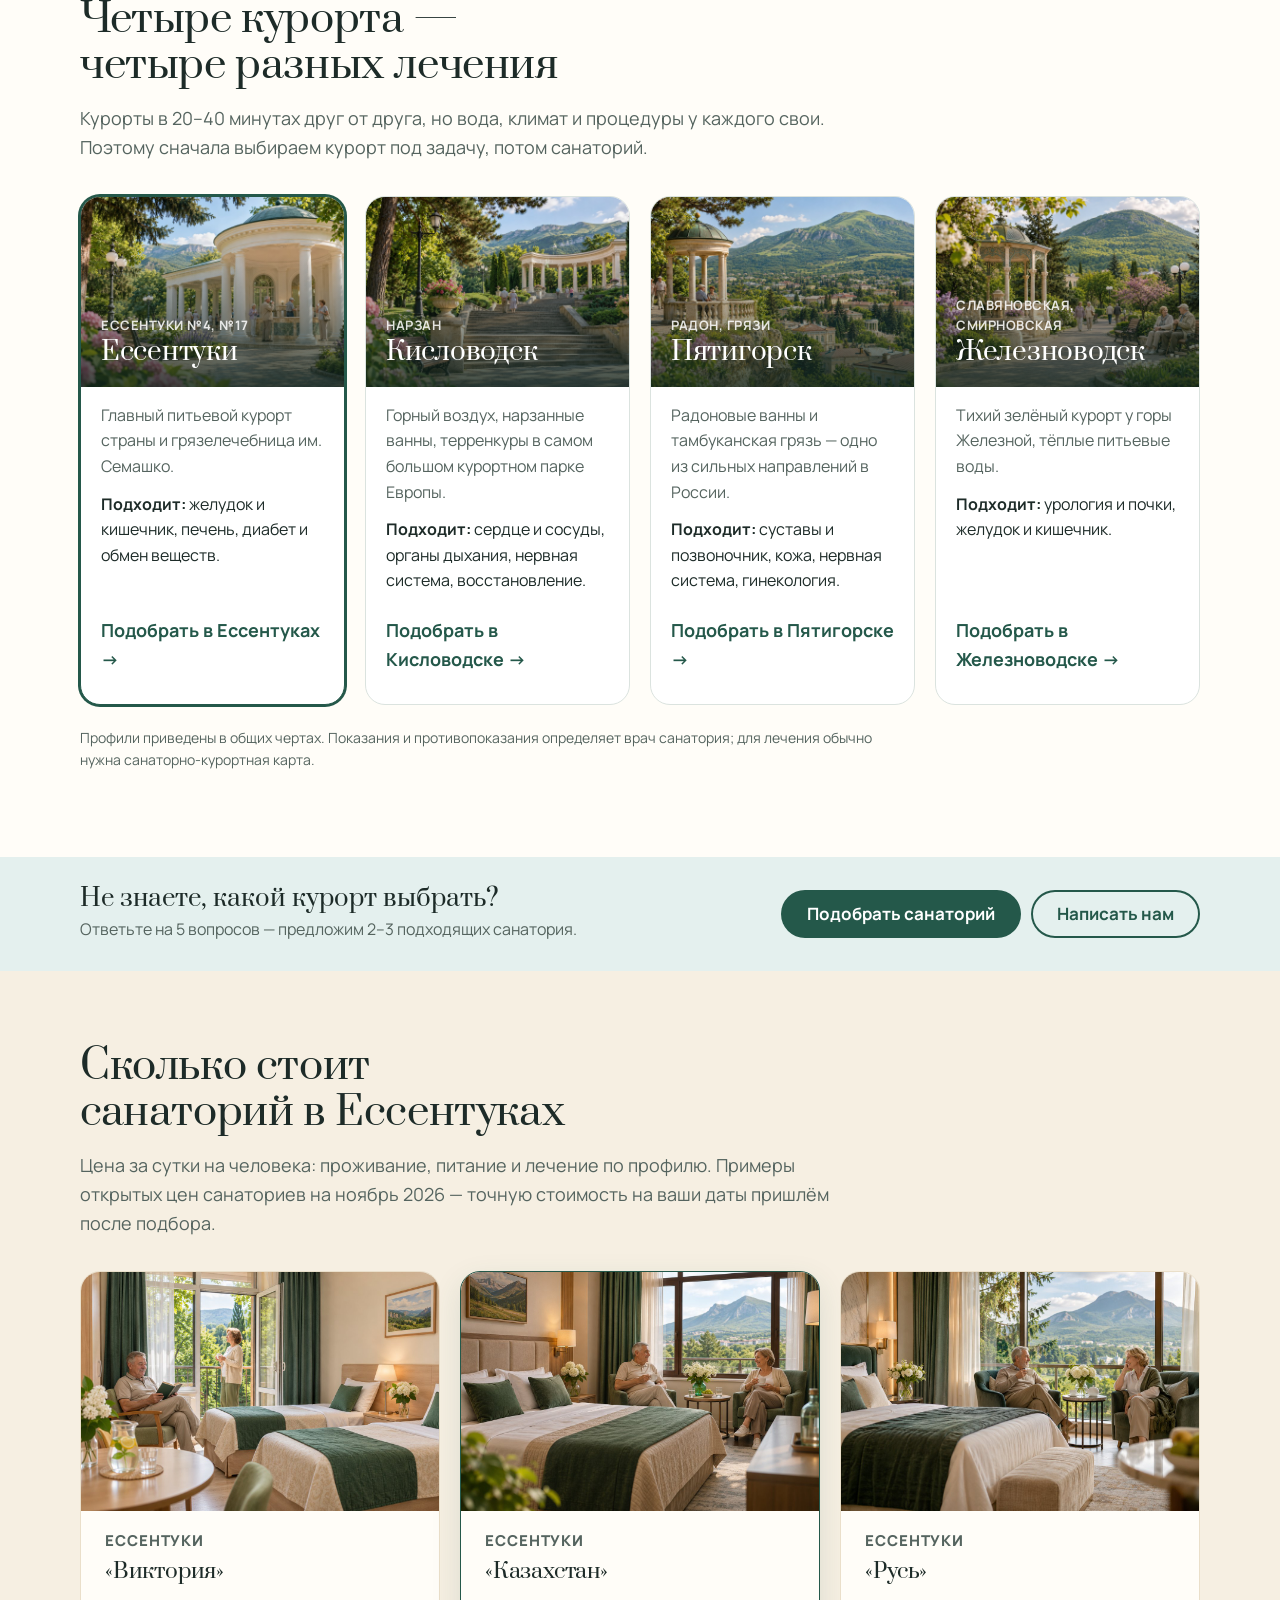
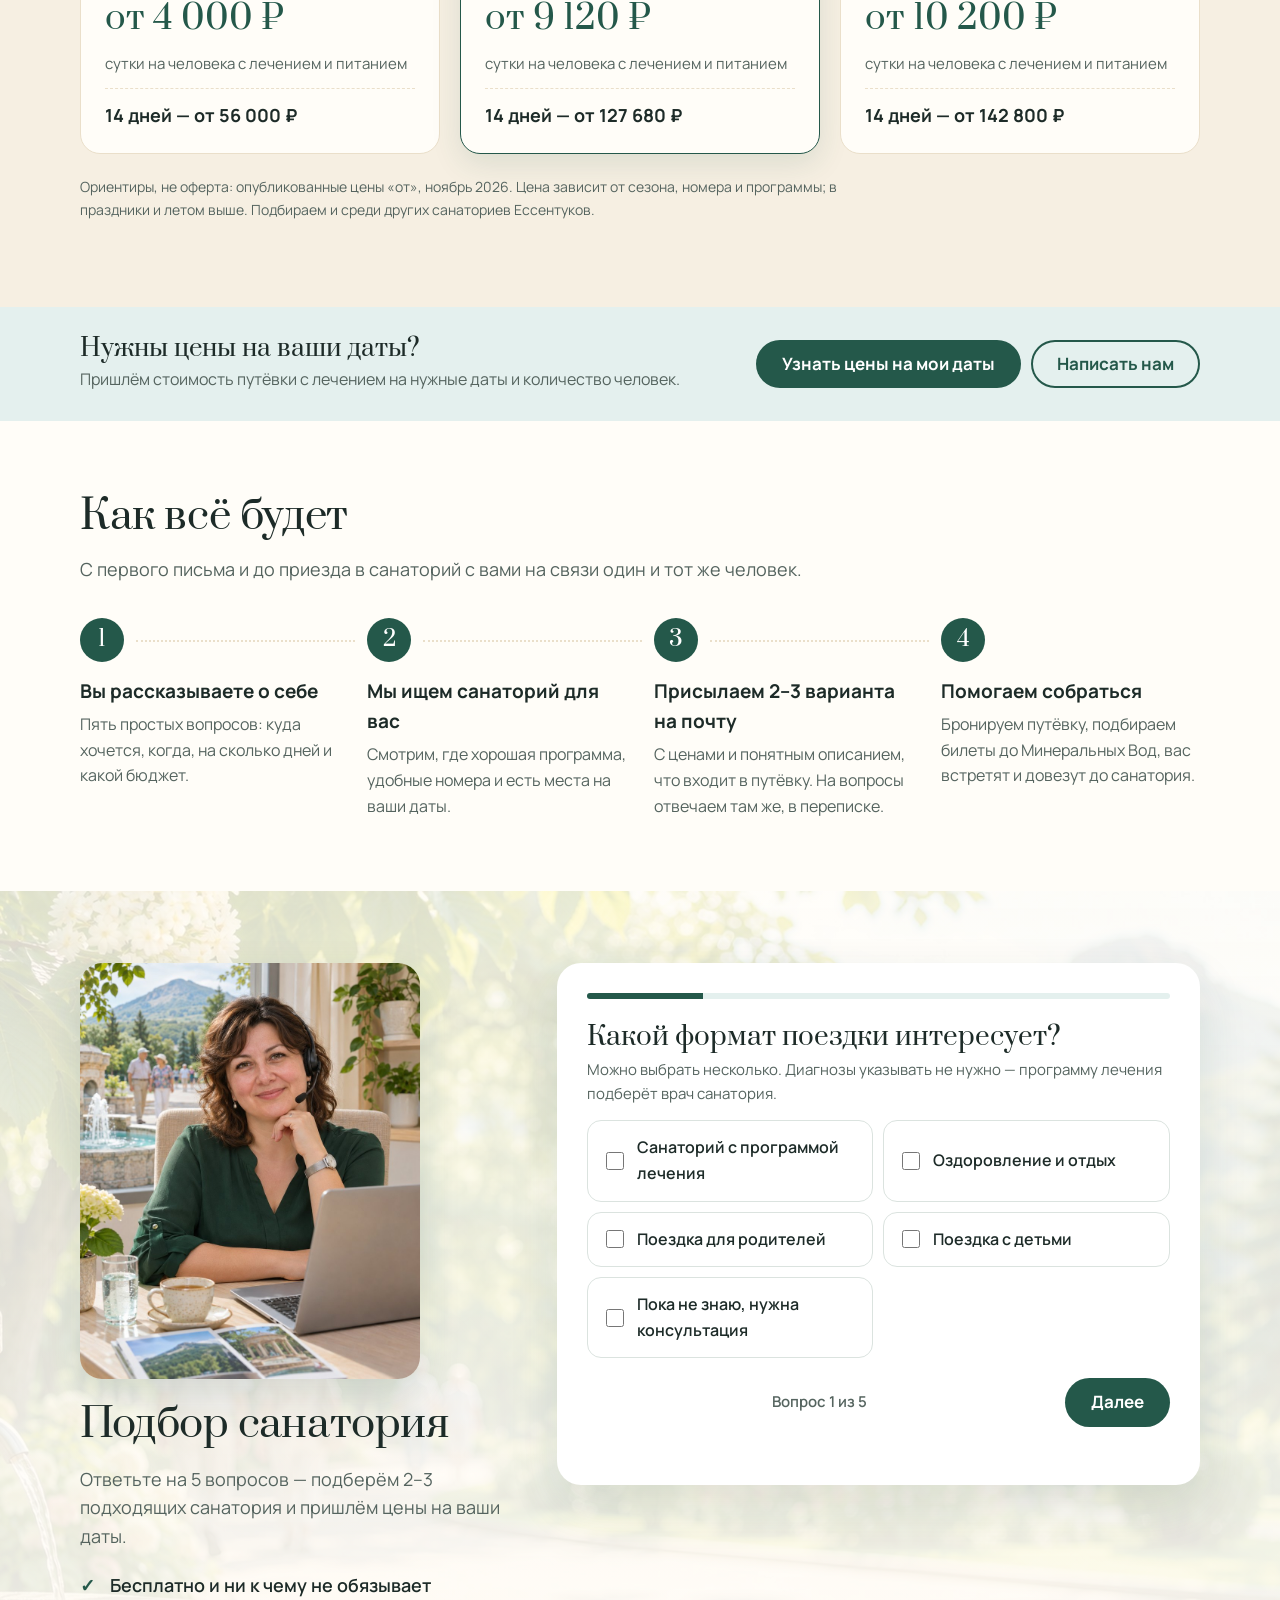
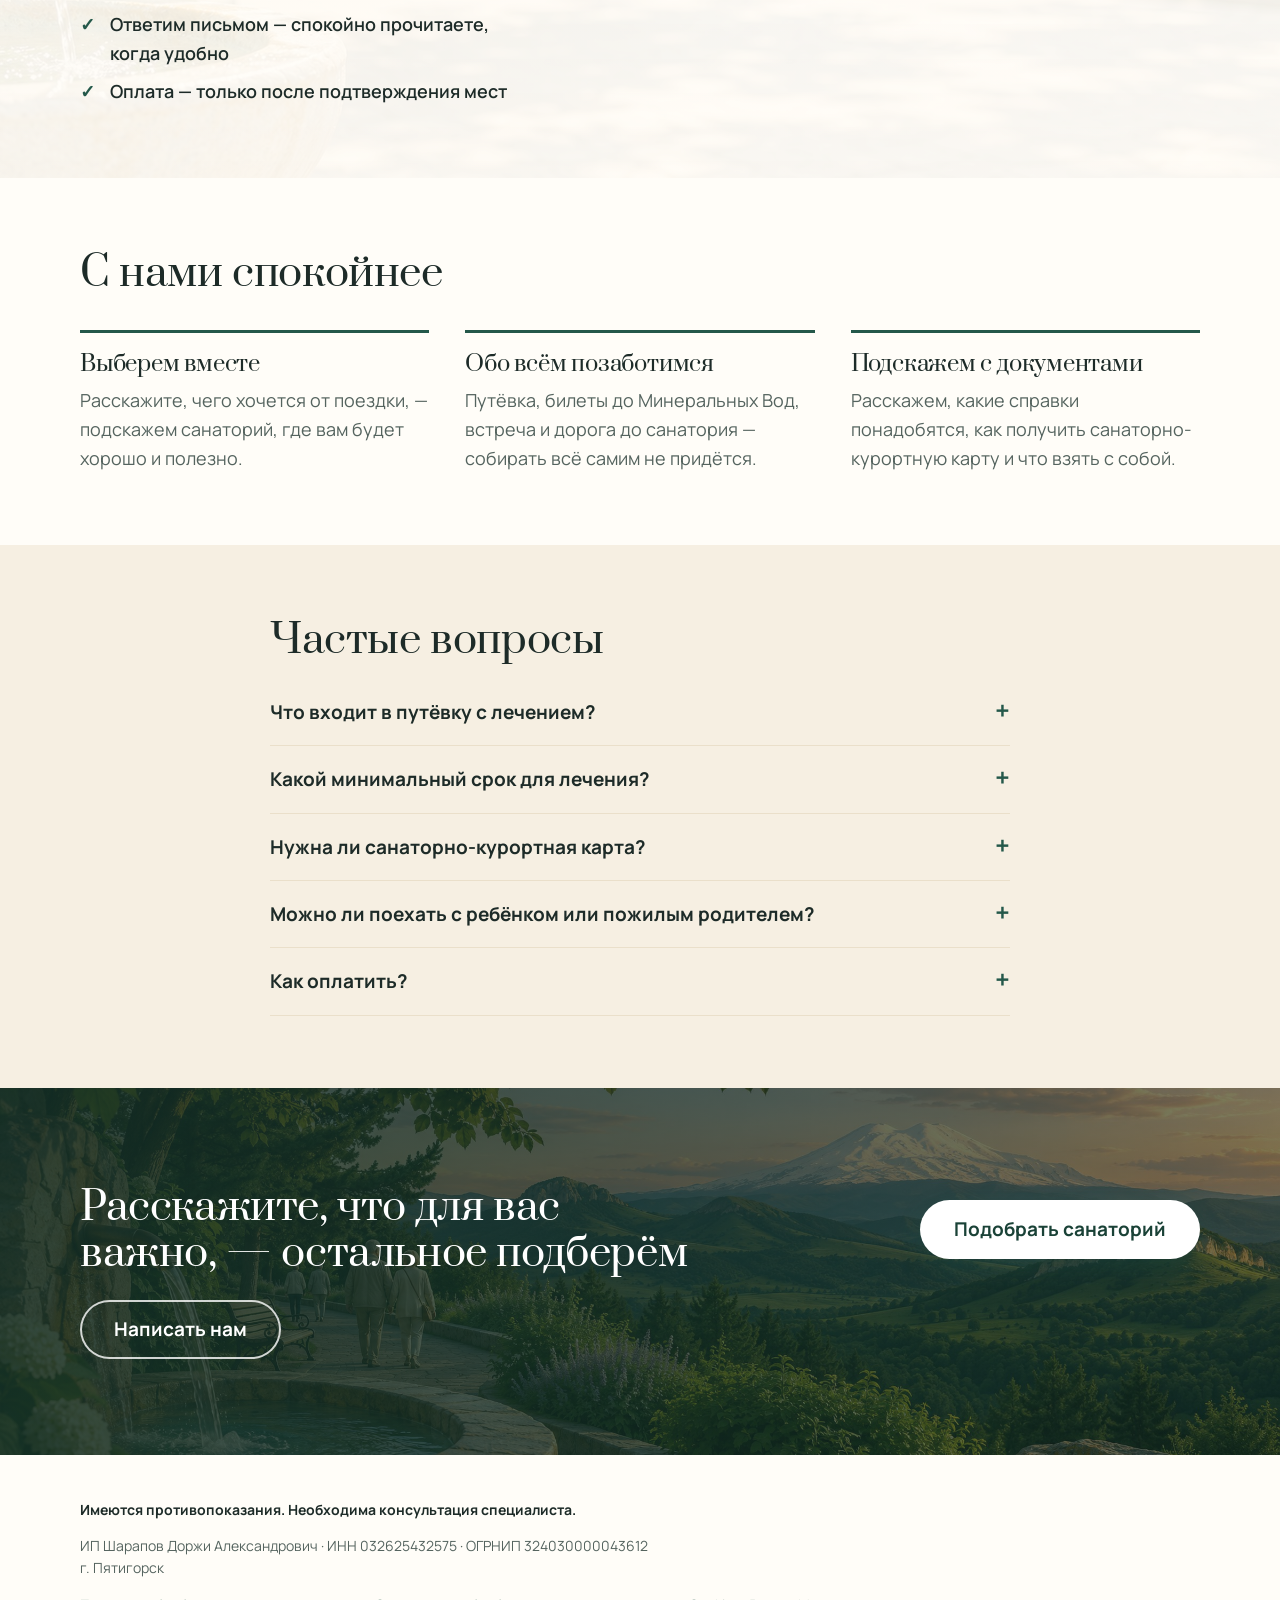
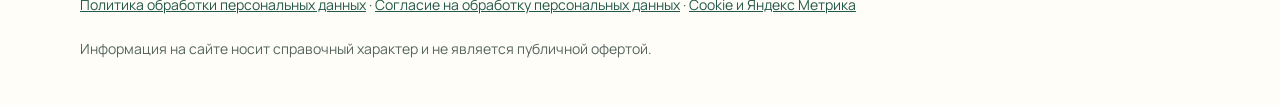
<file: essentuki/index.html>
<!doctype html>
<html lang="ru">
<head>
<meta charset="utf-8">
<meta name="viewport" content="width=device-width,initial-scale=1,viewport-fit=cover">
<title>Санатории Ессентуков с лечением — цены 2026–2027 | санаториикмв.рф</title>
<meta name="description" content="Санатории Ессентуков с лечением: цены 2026–2027, питьевые минеральные воды и грязелечение. Путёвка, дорога и трансфер. Подбор бесплатно.">
<link rel="canonical" href="https://санаториикмв.рф/essentuki/">
<meta property="og:title" content="Санатории Ессентуков с лечением — цены 2026–2027">
<meta property="og:description" content="Кисловодск, Ессентуки, Пятигорск, Железноводск. Путёвка, дорога и трансфер.">
<meta property="og:image" content="/img/og.jpg">
<link rel="icon" href="/favicon.ico" sizes="any">
<link rel="icon" href="/brand/icon.svg" type="image/svg+xml">
<link rel="apple-touch-icon" href="/brand/apple-touch-icon.png">
<meta name="theme-color" content="#24584A">
<link rel="preconnect" href="https://fonts.googleapis.com">
<link rel="stylesheet" href="https://fonts.googleapis.com/css2?family=Prata&family=Manrope:wght@400;500;600;700;800&display=swap">
<link rel="stylesheet" href="/style.css?v=17">
</head>
<body data-g="g2">
<header class="top">
  <div class="wrap top-in">
    <a class="logo" href="/"><img src="/brand/icon.svg" alt="" width="44" height="44"><span><b>Санатории КМВ</b><small>подбор под ваше лечение</small></span></a>
    <nav><a href="#resorts">Курорты</a><a href="#prices">Цены</a><a href="#how">Как подбираем</a><a href="#faq">Вопросы</a></nav>
    <div class="top-cta">
            <a class="btn btn-sm" href="#quiz" data-goal="cta_header">Подобрать санаторий</a>
    </div>
  </div>
</header>

<section class="hero">
  <div class="hero-art" aria-hidden="true" style="--hd:url(/img/hero-essentuki-desktop.jpg);--hm:url(/img/hero-essentuki-mobile.jpg)"></div>
  <div class="wrap hero-in">
    <div class="hero-copy">
      <p class="kicker" id="heroKicker">Ессентуки · питьевые воды и грязелечение</p>
      <h1 id="heroTitle">Санатории Ессентуков с лечением — цены 2026–2027</h1>
      <p class="lead" id="heroLead">Подскажем, в каком санатории Ессентуков вам будет хорошо, — и поможем всё устроить: путёвку по цене санатория, дорогу и встречу на месте.</p>
      <div class="hero-actions">
        <a class="btn btn-lg" href="#quiz" data-goal="cta_hero">Подобрать санаторий</a>
        <button type="button" class="btn ghost btn-lg" data-callback data-goal="cb_hero">Написать нам</button>
        <span class="hero-note">Подбор бесплатно · ответим письмом в течение рабочего дня</span>
        <span class="hero-warn">Имеются противопоказания. Необходима консультация специалиста.</span>
      </div>
    </div>
    <ul class="promise">
      <li><b>Подбор бесплатно</b><span>за подбор и консультацию не платите</span></li>
      <li><b>Цена как у санатория</b><span>без наценки к официальной цене</span></li>
      <li><b>Путёвка + дорога + трансфер</b><span>один человек ведёт всю поездку; дорога — по отдельной цене</span></li>
    </ul>
  </div>
</section>

<section class="profiles">
  <div class="wrap">
    <p class="eyebrow">Что лечат на Кавминводах</p>
    <div class="tiles">
      <a href="#resorts" class="tile"><img src="/img/treat-gi.jpg" alt="" loading="lazy" width="800" height="800"><span>Желудок, кишечник, печень</span></a>
      <a href="#resorts" class="tile"><img src="/img/treat-joints.jpg" alt="" loading="lazy" width="800" height="800"><span>Суставы и позвоночник</span></a>
      <a href="#resorts" class="tile"><img src="/img/treat-heart.jpg" alt="" loading="lazy" width="800" height="800"><span>Сердце и сосуды</span></a>
      <a href="#resorts" class="tile"><img src="/img/treat-nerves.jpg" alt="" loading="lazy" width="800" height="800"><span>Нервная система</span></a>
      <a href="#resorts" class="tile"><img src="/img/treat-diabetes.jpg" alt="" loading="lazy" width="800" height="800"><span>Диабет и обмен веществ</span></a>
      <a href="#resorts" class="tile"><img src="/img/treat-breath.jpg" alt="" loading="lazy" width="800" height="800"><span>Органы дыхания</span></a>
      <a href="#resorts" class="tile"><img src="/img/treat-uro.jpg" alt="" loading="lazy" width="800" height="800"><span>Урология, гинекология</span></a>
      <a href="#resorts" class="tile"><img src="/img/treat-wellness.jpg" alt="" loading="lazy" width="800" height="800"><span>Оздоровление и отдых</span></a>
    </div>
    <p class="bridge">Какой курорт подходит под вашу задачу — ниже. Программу лечения на месте назначит врач санатория.</p>
  </div>
</section>

<section id="resorts" class="block">
  <div class="wrap">
    <div class="sec-head"><h2>Четыре курорта — четыре разных лечения</h2><p>Курорты в 20–40 минутах друг от друга, но вода, климат и процедуры у каждого свои. Поэтому сначала выбираем курорт под задачу, потом санаторий.</p></div>
    <div class="resorts">
      <article class="resort is-match" data-g="g2">
        <div class="r-top" style="background-image:url(/img/resort-essentuki.jpg)"><span class="r-water">Ессентуки №4, №17</span><h3>Ессентуки</h3></div>
        <p>Главный питьевой курорт страны и грязелечебница им. Семашко.</p>
        <p class="r-for"><b>Подходит:</b> желудок и кишечник, печень, диабет и обмен веществ.</p>
        <a href="#quiz" data-resort="Ессентуки" class="r-link">Подобрать в Ессентуках →</a>
      </article>
      <article class="resort" data-g="g1">
        <div class="r-top" style="background-image:url(/img/resort-kislovodsk.jpg)"><span class="r-water">Нарзан</span><h3>Кисловодск</h3></div>
        <p>Горный воздух, нарзанные ванны, терренкуры в самом большом курортном парке Европы.</p>
        <p class="r-for"><b>Подходит:</b> сердце и сосуды, органы дыхания, нервная система, восстановление.</p>
        <a href="#quiz" data-resort="Кисловодск" class="r-link">Подобрать в Кисловодске →</a>
      </article>
      <article class="resort" data-g="g3">
        <div class="r-top" style="background-image:url(/img/resort-pyatigorsk.jpg)"><span class="r-water">Радон, грязи</span><h3>Пятигорск</h3></div>
        <p>Радоновые ванны и тамбуканская грязь — одно из сильных направлений в России.</p>
        <p class="r-for"><b>Подходит:</b> суставы и позвоночник, кожа, нервная система, гинекология.</p>
        <a href="#quiz" data-resort="Пятигорск" class="r-link">Подобрать в Пятигорске →</a>
      </article>
      <article class="resort" data-g="g3">
        <div class="r-top" style="background-image:url(/img/resort-zheleznovodsk.jpg)"><span class="r-water">Славяновская, Смирновская</span><h3>Железноводск</h3></div>
        <p>Тихий зелёный курорт у горы Железной, тёплые питьевые воды.</p>
        <p class="r-for"><b>Подходит:</b> урология и почки, желудок и кишечник.</p>
        <a href="#quiz" data-resort="Железноводск" class="r-link">Подобрать в Железноводске →</a>
      </article>
    </div>
    <p class="fine">Профили приведены в общих чертах. Показания и противопоказания определяет врач санатория; для лечения обычно нужна санаторно-курортная карта.</p>
  </div>
</section>

<section class="band"><div class="wrap band-in"><div><b>Не знаете, какой курорт выбрать?</b><span>Ответьте на 5 вопросов — предложим 2–3 подходящих санатория.</span></div><div class="band-btns"><a class="btn" href="#quiz" data-goal="cta_resorts">Подобрать санаторий</a><button type="button" class="btn ghost" data-callback data-goal="cta_resorts_cb">Написать нам</button></div></div></section>

<section id="prices" class="block tint">
  <div class="wrap">
    <div class="sec-head"><h2>Сколько стоит санаторий в Ессентуках</h2><p>Цена за сутки на человека: проживание, питание и лечение по профилю. Примеры открытых цен санаториев на ноябрь 2026 — точную стоимость на ваши даты пришлём после подбора.</p></div>
    <div class="price-grid">
      <div class="price"><img src="/img/price-standard.jpg" alt="" loading="lazy" width="1200" height="800"><span class="p-cls">Ессентуки</span><h3>«Виктория»</h3><b>от 4 000 ₽</b><span>сутки на человека с лечением и питанием</span><em>14 дней — от 56 000 ₽</em></div>
      <div class="price hl"><img src="/img/price-comfort.jpg" alt="" loading="lazy" width="1200" height="800"><span class="p-cls">Ессентуки</span><h3>«Казахстан»</h3><b>от 9 120 ₽</b><span>сутки на человека с лечением и питанием</span><em>14 дней — от 127 680 ₽</em></div>
      <div class="price"><img src="/img/price-premium.jpg" alt="" loading="lazy" width="1200" height="800"><span class="p-cls">Ессентуки</span><h3>«Русь»</h3><b>от 10 200 ₽</b><span>сутки на человека с лечением и питанием</span><em>14 дней — от 142 800 ₽</em></div>
    </div>
    <p class="fine">Ориентиры, не оферта: опубликованные цены «от», ноябрь 2026. Цена зависит от сезона, номера и программы; в праздники и летом выше. Подбираем и среди других санаториев Ессентуков.</p>
  </div>
</section>

<section class="band"><div class="wrap band-in"><div><b>Нужны цены на ваши даты?</b><span>Пришлём стоимость путёвки с лечением на нужные даты и количество человек.</span></div><div class="band-btns"><a class="btn" href="#quiz" data-goal="cta_prices">Узнать цены на мои даты</a><button type="button" class="btn ghost" data-callback data-goal="cta_prices_cb">Написать нам</button></div></div></section>

<section id="how" class="block">
  <div class="wrap">
    <div class="sec-head"><h2>Как всё будет</h2><p>С первого письма и до приезда в санаторий с вами на связи один и тот же человек.</p></div>
    <ol class="steps">
      <li><b>Вы рассказываете о себе</b><span>Пять простых вопросов: куда хочется, когда, на сколько дней и какой бюджет.</span></li>
      <li><b>Мы ищем санаторий для вас</b><span>Смотрим, где хорошая программа, удобные номера и есть места на ваши даты.</span></li>
      <li><b>Присылаем 2–3 варианта на почту</b><span>С ценами и понятным описанием, что входит в путёвку. На вопросы отвечаем там же, в переписке.</span></li>
      <li><b>Помогаем собраться</b><span>Бронируем путёвку, подбираем билеты до Минеральных Вод, вас встретят и довезут до санатория.</span></li>
    </ol>
  </div>
</section>

<section id="quiz" class="block quiz-sec">
  <div class="wrap quiz-wrap">
    <div class="quiz-aside">
      <img class="consult" src="/img/consultant.jpg" alt="" loading="lazy" width="900" height="1100">
      <h2>Подбор санатория</h2>
      <p>Ответьте на 5 вопросов — подберём 2–3 подходящих санатория и пришлём цены на ваши даты.</p>
      <ul class="aside-list">
        <li>Бесплатно и ни к чему не обязывает</li>
        <li>Ответим письмом — спокойно прочитаете, когда удобно</li>
        <li>Оплата — только после подтверждения мест</li>
      </ul>
    </div>
    <form id="q" novalidate>
      <div class="qbar"><span id="qbarFill"></span></div>
      <div class="qstep is-active" data-step="1">
        <p class="qtitle">Какой формат поездки интересует?</p>
        <p class="qhint">Можно выбрать несколько. Диагнозы указывать не нужно — программу лечения подберёт врач санатория.</p>
        <div class="opts">
          <label><input type="checkbox" name="profile" value="Санаторий с программой лечения">Санаторий с программой лечения</label>
          <label><input type="checkbox" name="profile" value="Оздоровление и отдых">Оздоровление и отдых</label>
          <label><input type="checkbox" name="profile" value="Поездка для родителей">Поездка для родителей</label>
          <label><input type="checkbox" name="profile" value="Поездка с детьми">Поездка с детьми</label>
          <label><input type="checkbox" name="profile" value="Нужна консультация">Пока не знаю, нужна консультация</label>
        </div>
      </div>
      <div class="qstep" data-step="2">
        <p class="qtitle">Есть пожелания по курорту?</p>
        <div class="opts">
          <label><input type="radio" name="resort" value="Кисловодск">Кисловодск</label>
          <label><input type="radio" name="resort" value="Ессентуки" checked>Ессентуки</label>
          <label><input type="radio" name="resort" value="Пятигорск">Пятигорск</label>
          <label><input type="radio" name="resort" value="Железноводск">Железноводск</label>
          <label class="wide"><input type="radio" name="resort" value="Не важно">Не важно — подберите по лечению</label>
        </div>
      </div>
      <div class="qstep" data-step="3">
        <p class="qtitle">Когда и на сколько дней?</p>
        <div class="grid2">
          <label class="fld">Месяц заезда<select name="month" id="month">
            <option value="">Выберите</option><option>Декабрь 2026</option><option>Новый год</option><option>Январь 2027</option><option>Февраль 2027</option><option>Март 2027</option><option>Апрель 2027</option><option>Май 2027</option><option>Лето 2027</option><option>Пока не знаю</option></select></label>
          <label class="fld">Длительность<select name="nights" id="nights">
            <option value="">Выберите</option><option>7–9 дней</option><option>10–14 дней</option><option>15–21 день</option><option>Пока не знаю</option></select></label>
        </div>
      </div>
      <div class="qstep" data-step="4">
        <p class="qtitle">Кто едет и какой бюджет?</p>
        <div class="grid2">
          <label class="fld">Взрослых<input type="number" name="adults" id="adults" min="1" value="1" inputmode="numeric"></label>
          <label class="fld">Детей<input type="number" name="children" id="children" min="0" value="0" inputmode="numeric"></label>
        </div>
        <div class="opts">
          <label><input type="radio" name="age" value="до 55">Все до 55 лет</label>
          <label><input type="radio" name="age" value="55+">Есть путешественники 55+</label>
        </div>
        <label class="fld">Бюджет на одного за всю путёвку<select name="budget" id="budget">
          <option value="">Выберите</option><option>до 60 тыс. ₽</option><option>60–100 тыс. ₽</option><option>100–150 тыс. ₽</option><option>больше 150 тыс. ₽</option><option>Не знаю, подскажите</option></select></label>
        <label class="chk"><input type="checkbox" name="need_trip" id="need_trip" value="yes" checked><span>Нужна помощь с дорогой и трансфером</span></label>
      </div>
      <div class="qstep" data-step="5">
        <p class="qtitle">Куда прислать подбор?</p>
        <p class="qhint">Пришлём 2–3 варианта санаториев с ценами письмом — спокойно прочитаете и ответите, когда удобно.</p>
        <label class="fld">Как к вам обращаться<input name="name" id="name" autocomplete="name" required></label>
        <label class="fld">Электронная почта<input name="email" id="email" type="email" autocomplete="email" inputmode="email" placeholder="name@mail.ru" required></label>
        <label class="fld">Телефон <small class="fld-note">— необязательно, если захотите, чтобы мы позвонили</small><input name="phone" id="phone" type="tel" autocomplete="tel" placeholder="+7"></label>
        <label class="fld">Комментарий, если есть <small class="fld-note">— без диагнозов и медицинских данных</small><textarea name="comment" id="comment" rows="2" placeholder="Пожелания, город отправления"></textarea></label>
        <label class="chk"><input type="checkbox" name="privacy_consent" id="privacy_consent" value="yes" required><span>Согласен на обработку персональных данных на условиях <a href="/consent.html" target="_blank">согласия</a> и <a href="/privacy.html" target="_blank">политики</a></span></label>
      </div>
      <div class="qnav">
        <button type="button" class="btn ghost" id="back" hidden>Назад</button>
        <span class="prog" id="prog">Вопрос 1 из 5</span>
        <button type="button" class="btn" id="next">Далее</button>
        <button type="submit" class="btn" id="send" hidden>Получить подбор</button>
      </div>
      <p class="qstatus" id="qstatus" role="status"></p>
    </form>
    <div class="done" id="done" hidden>
      <h3>Спасибо, заявка принята</h3>
      <p>Пришлём варианты санаториев на вашу почту в течение рабочего дня. Если письма нет — загляните в папку «Спам».</p>
    </div>
  </div>
</section>

<section class="block">
  <div class="wrap">
    <div class="sec-head"><h2>С нами спокойнее</h2></div>
    <div class="why">
      <div><h3>Выберем вместе</h3><p>Расскажите, чего хочется от поездки, — подскажем санаторий, где вам будет хорошо и полезно.</p></div>
      <div><h3>Обо всём позаботимся</h3><p>Путёвка, билеты до Минеральных Вод, встреча и дорога до санатория — собирать всё самим не придётся.</p></div>
      <div><h3>Подскажем с документами</h3><p>Расскажем, какие справки понадобятся, как получить санаторно-курортную карту и что взять с собой.</p></div>
    </div>
  </div>
</section>

<section id="faq" class="block tint">
  <div class="wrap narrow">
    <h2>Частые вопросы</h2>
    <details><summary>Что входит в путёвку с лечением?</summary><p>Обычно проживание, питание и лечение по профилю: консультации врача, процедуры, питьё минеральной воды. Набор процедур зависит от санатория и длительности — при подборе пришлём программу.</p></details>
    <details><summary>Какой минимальный срок для лечения?</summary><p>Врачи рекомендуют от 10–14 дней, чтобы курс дал эффект. Многие санатории продают путёвки с лечением от 7–10 дней.</p></details>
    <details><summary>Нужна ли санаторно-курортная карта?</summary><p>Как правило, да — её оформляют в поликлинике. Если карты нет, во многих санаториях можно пройти обследование на месте за доплату. Уточним под выбранный санаторий.</p></details>
    <details><summary>Можно ли поехать с ребёнком или пожилым родителем?</summary><p>Да. Подберём санаторий, где принимают детей нужного возраста или где удобно людям старшего возраста: лифт, лечение в одном корпусе, близко к парку.</p></details>
    <details><summary>Как оплатить?</summary><p>После выбора санатория подтверждаем места и присылаем договор и счёт. Оплата — только после подтверждения.</p></details>
  </div>
</section>

<section class="cta">
  <div class="wrap cta-in"><h2>Расскажите, что для вас важно, — остальное подберём</h2><a class="btn btn-lg light" href="#quiz" data-goal="cta_bottom">Подобрать санаторий</a><button type="button" class="btn btn-lg ghost-light" data-callback data-goal="cb_bottom">Написать нам</button></div>
</section>

<footer class="foot">
  <div class="wrap">
    <p class="warn">Имеются противопоказания. Необходима консультация специалиста.</p>
    <p id="legal">ИП Шарапов Доржи Александрович · ИНН 032625432575 · ОГРНИП 324030000043612<br>г. Пятигорск</p>
    <p><a href="/privacy.html">Политика обработки персональных данных</a> · <a href="/consent.html">Согласие на обработку персональных данных</a> · <a href="/privacy.html#cookie">Cookie и Яндекс Метрика</a></p>
    <p class="fine">Информация на сайте носит справочный характер и не является публичной офертой.</p>
  </div>
</footer>

<div class="cb" id="cb" hidden role="dialog" aria-modal="true" aria-labelledby="cbTitle">
  <form class="cb-box" id="cbForm" novalidate>
    <button type="button" class="cb-x" data-cb-close aria-label="Закрыть">×</button>
    <h3 id="cbTitle">Напишем вам на почту</h3>
    <p class="qhint">Оставьте имя и почту — пришлём варианты санаториев и ответим на вопросы письмом.</p>
    <label class="fld">Как к вам обращаться<input name="name" id="cbName" autocomplete="name" required></label>
    <label class="fld">Электронная почта<input name="email" id="cbEmail" type="email" autocomplete="email" inputmode="email" placeholder="name@mail.ru" required></label>
    <label class="fld">Ваш вопрос или пожелания <small class="fld-note">— необязательно, без диагнозов</small><textarea name="comment" id="cbComment" rows="2" placeholder="Курорт, даты, сколько человек"></textarea></label>
    <label class="fld">Телефон <small class="fld-note">— необязательно, если удобнее созвониться</small><input name="phone" id="cbPhone" type="tel" autocomplete="tel" placeholder="+7"></label>
    <label class="chk"><input type="checkbox" name="privacy_consent" id="cbConsent" value="yes" required><span>Согласен на обработку персональных данных на условиях <a href="/consent.html" target="_blank">согласия</a> и <a href="/privacy.html" target="_blank">политики</a></span></label>
    <button type="submit" class="btn btn-lg" id="cbSend">Отправить</button>
    <p class="qstatus" id="cbStatus" role="status"></p>
    <div class="cb-done" id="cbDone" hidden><h3>Спасибо!</h3><p>Напишем вам на почту в течение рабочего дня. Если письма нет — загляните в «Спам».</p></div>
  </form>
</div>
<div class="sticky" id="sticky"><a class="btn" href="#quiz" data-goal="cta_sticky">Подобрать санаторий</a><button type="button" class="btn ghost" data-callback data-goal="cb_sticky" aria-label="Написать нам">Написать</button></div>
<div class="ck" id="ck" hidden><p>Сайт использует cookie и сервис Яндекс Метрика для статистики посещений. Продолжая пользоваться сайтом, вы соглашаетесь с этим. Подробнее — в <a href="/privacy.html#cookie">политике</a>.</p><button type="button" class="btn btn-sm" id="ckOk">Понятно</button></div>
<script src="/config.js?v=17"></script>
<script src="/app.js?v=17"></script>
</body>
</html>
</file>
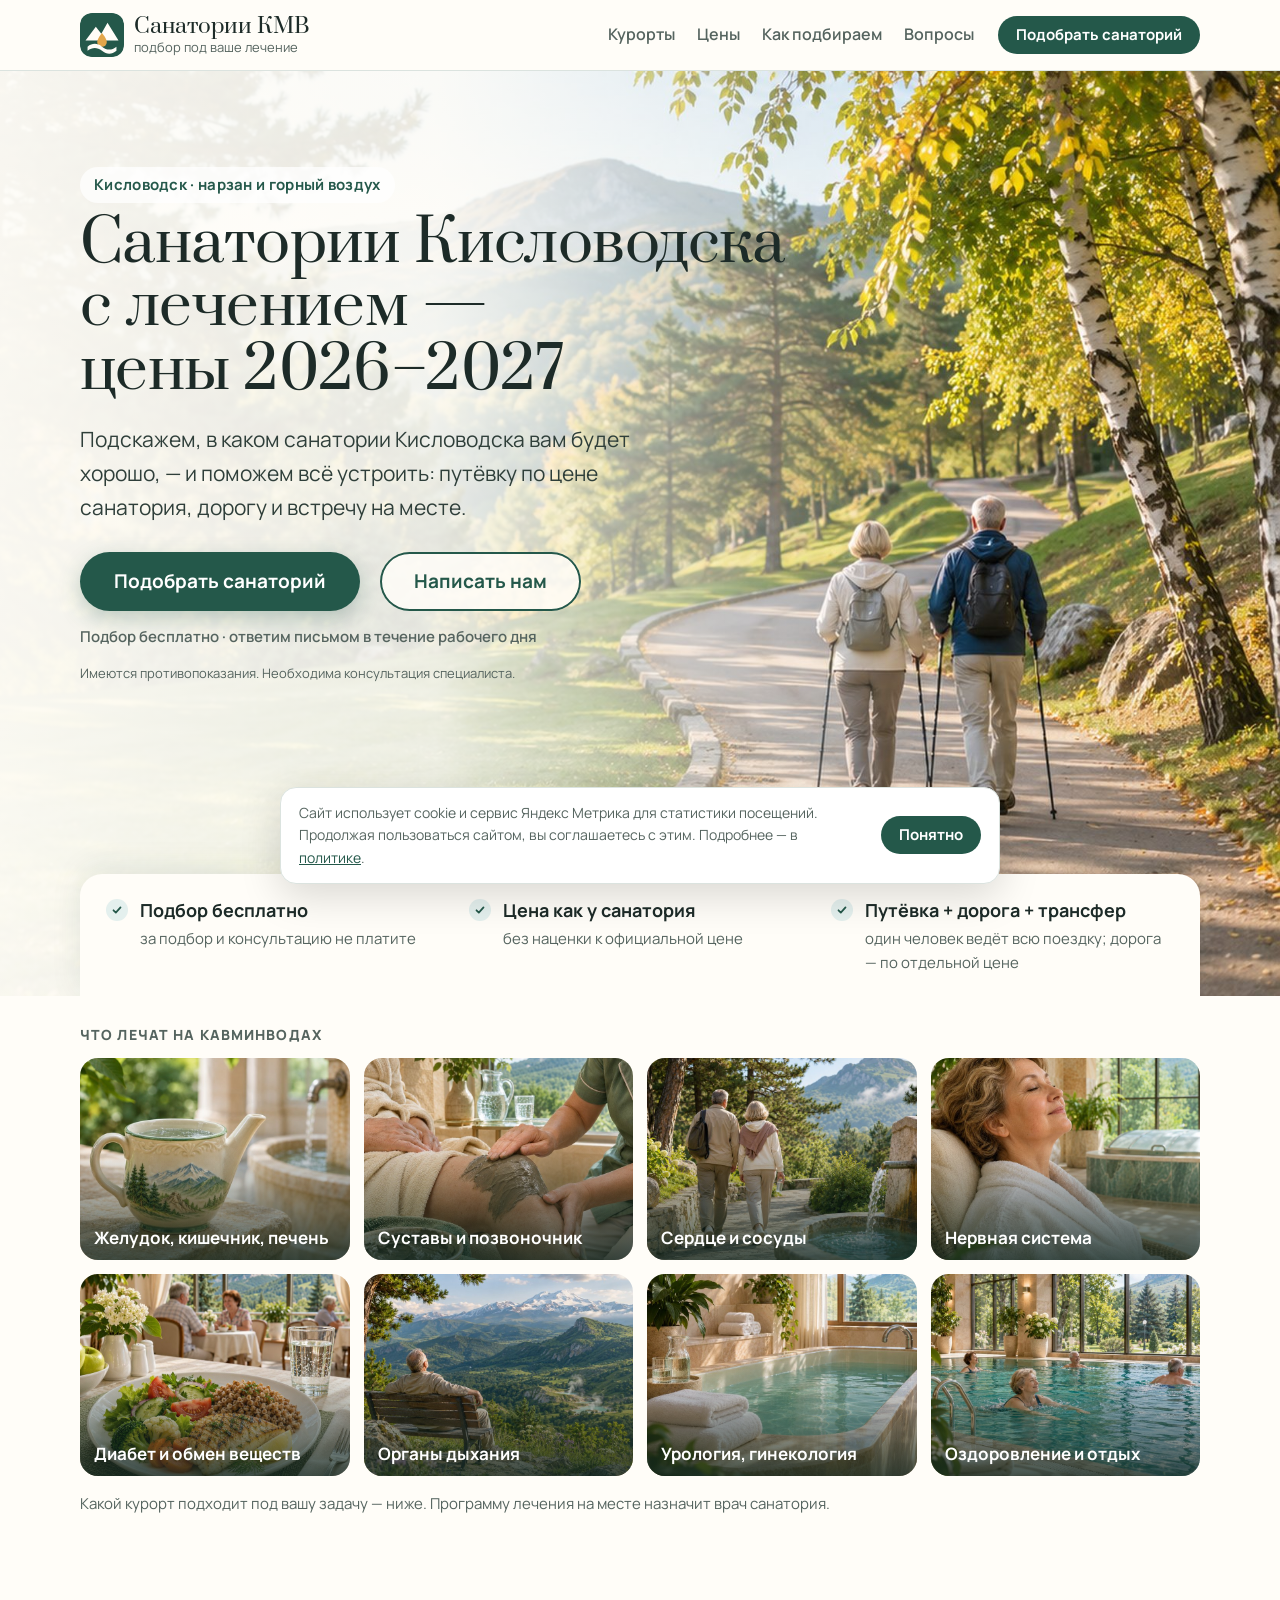
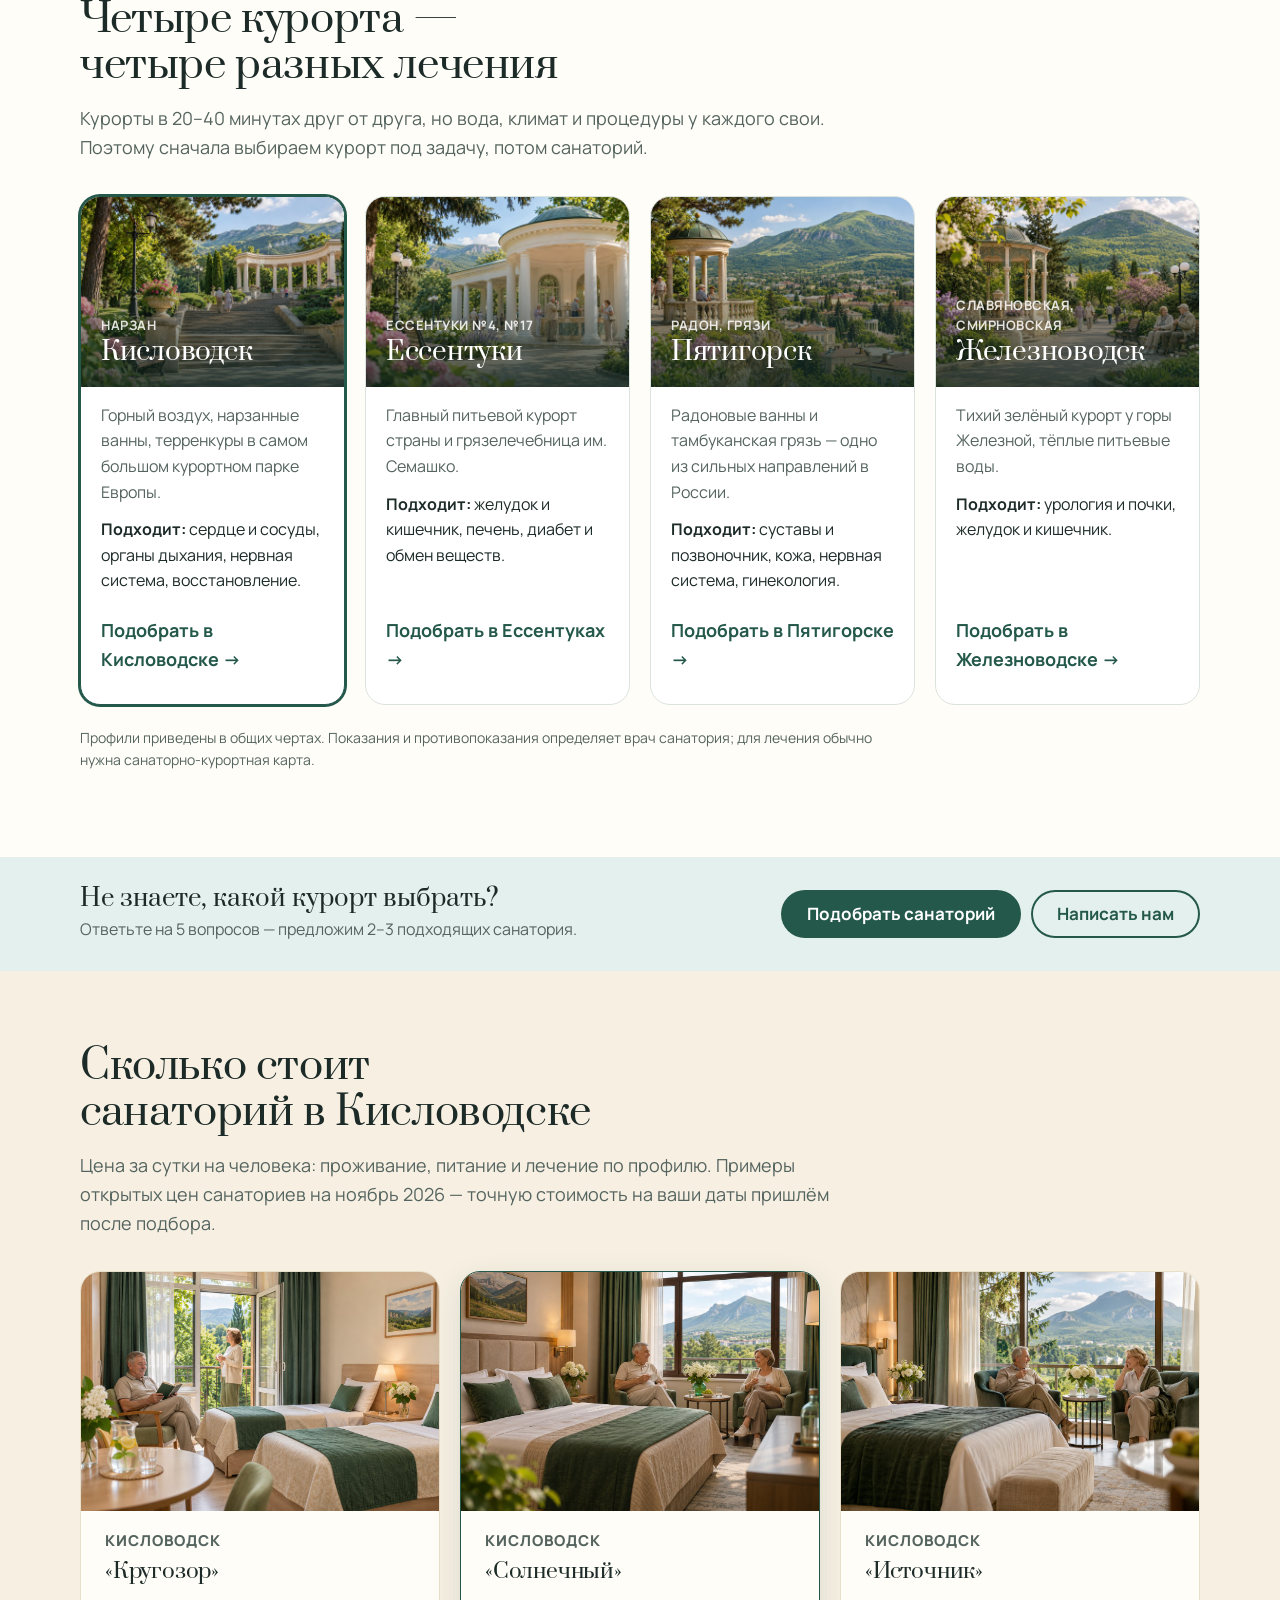
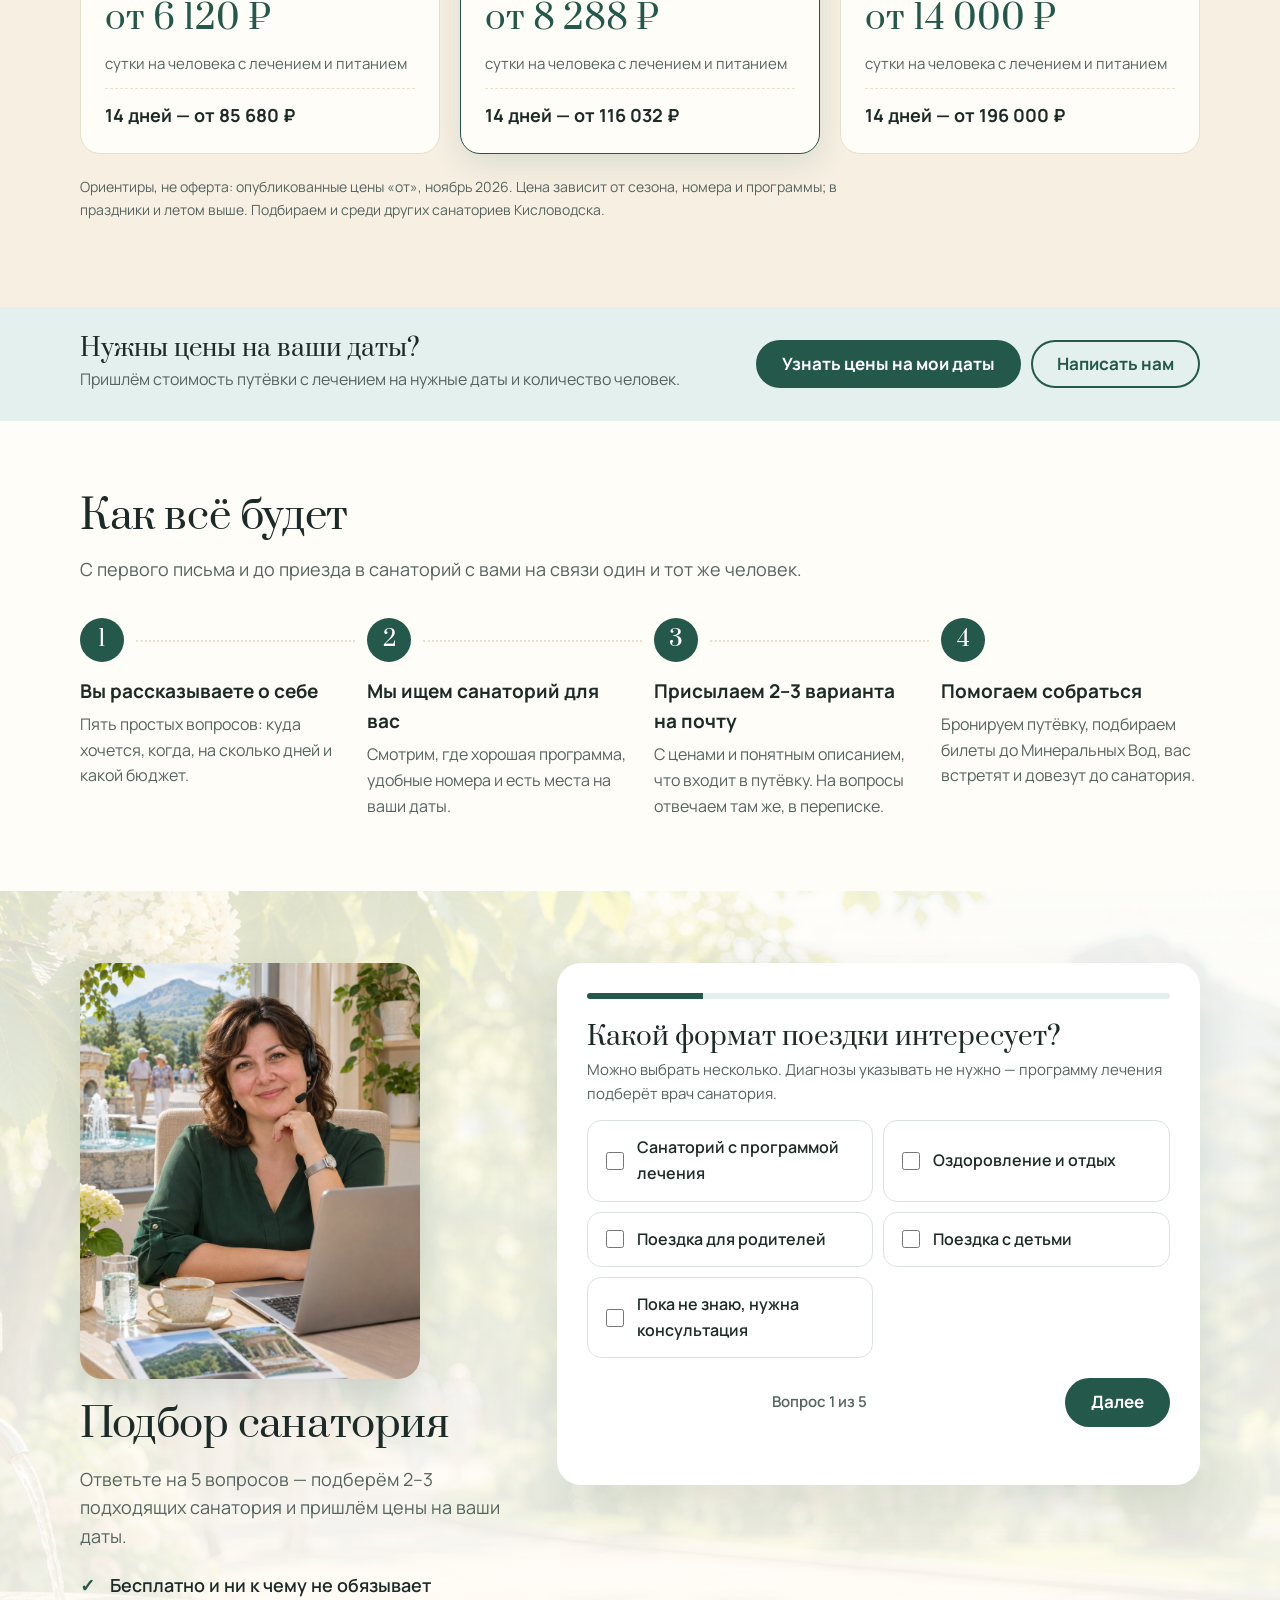
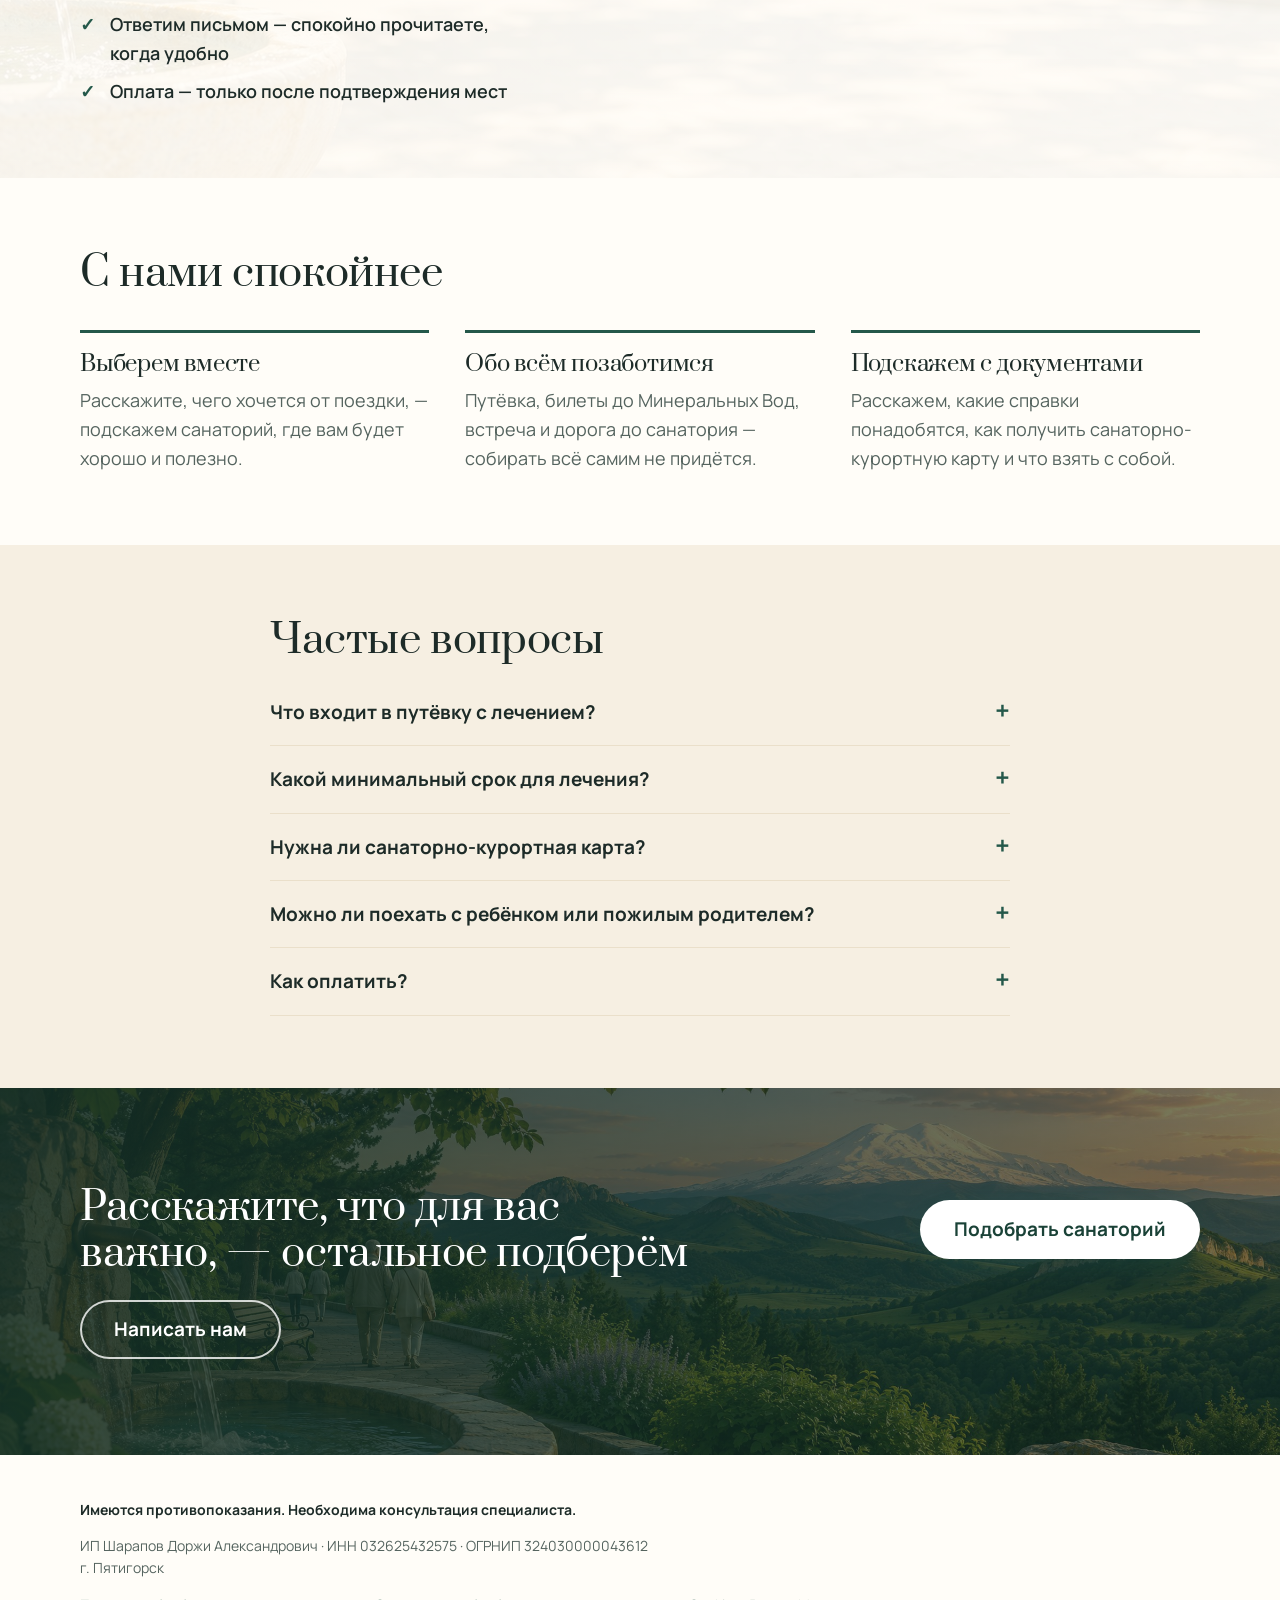
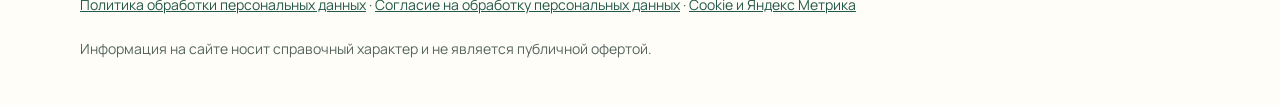
<file: kislovodsk/index.html>
<!doctype html>
<html lang="ru">
<head>
<meta charset="utf-8">
<meta name="viewport" content="width=device-width,initial-scale=1,viewport-fit=cover">
<title>Санатории Кисловодска с лечением — цены 2026–2027 | санаториикмв.рф</title>
<meta name="description" content="Санатории Кисловодска с лечением: цены 2026–2027, нарзанные ванны, горный воздух. Путёвка, дорога и трансфер. Подбор бесплатно.">
<link rel="canonical" href="https://санаториикмв.рф/kislovodsk/">
<meta property="og:title" content="Санатории Кисловодска с лечением — цены 2026–2027">
<meta property="og:description" content="Кисловодск, Ессентуки, Пятигорск, Железноводск. Путёвка, дорога и трансфер.">
<meta property="og:image" content="/img/og.jpg">
<link rel="icon" href="/favicon.ico" sizes="any">
<link rel="icon" href="/brand/icon.svg" type="image/svg+xml">
<link rel="apple-touch-icon" href="/brand/apple-touch-icon.png">
<meta name="theme-color" content="#24584A">
<link rel="preconnect" href="https://fonts.googleapis.com">
<link rel="stylesheet" href="https://fonts.googleapis.com/css2?family=Prata&family=Manrope:wght@400;500;600;700;800&display=swap">
<link rel="stylesheet" href="/style.css?v=17">
</head>
<body data-g="g1">
<header class="top">
  <div class="wrap top-in">
    <a class="logo" href="/"><img src="/brand/icon.svg" alt="" width="44" height="44"><span><b>Санатории КМВ</b><small>подбор под ваше лечение</small></span></a>
    <nav><a href="#resorts">Курорты</a><a href="#prices">Цены</a><a href="#how">Как подбираем</a><a href="#faq">Вопросы</a></nav>
    <div class="top-cta">
            <a class="btn btn-sm" href="#quiz" data-goal="cta_header">Подобрать санаторий</a>
    </div>
  </div>
</header>

<section class="hero">
  <div class="hero-art" aria-hidden="true" style="--hd:url(/img/hero-kislovodsk-desktop.jpg);--hm:url(/img/hero-kislovodsk-mobile.jpg)"></div>
  <div class="wrap hero-in">
    <div class="hero-copy">
      <p class="kicker" id="heroKicker">Кисловодск · нарзан и горный воздух</p>
      <h1 id="heroTitle">Санатории Кисловодска с лечением — цены 2026–2027</h1>
      <p class="lead" id="heroLead">Подскажем, в каком санатории Кисловодска вам будет хорошо, — и поможем всё устроить: путёвку по цене санатория, дорогу и встречу на месте.</p>
      <div class="hero-actions">
        <a class="btn btn-lg" href="#quiz" data-goal="cta_hero">Подобрать санаторий</a>
        <button type="button" class="btn ghost btn-lg" data-callback data-goal="cb_hero">Написать нам</button>
        <span class="hero-note">Подбор бесплатно · ответим письмом в течение рабочего дня</span>
        <span class="hero-warn">Имеются противопоказания. Необходима консультация специалиста.</span>
      </div>
    </div>
    <ul class="promise">
      <li><b>Подбор бесплатно</b><span>за подбор и консультацию не платите</span></li>
      <li><b>Цена как у санатория</b><span>без наценки к официальной цене</span></li>
      <li><b>Путёвка + дорога + трансфер</b><span>один человек ведёт всю поездку; дорога — по отдельной цене</span></li>
    </ul>
  </div>
</section>

<section class="profiles">
  <div class="wrap">
    <p class="eyebrow">Что лечат на Кавминводах</p>
    <div class="tiles">
      <a href="#resorts" class="tile"><img src="/img/treat-gi.jpg" alt="" loading="lazy" width="800" height="800"><span>Желудок, кишечник, печень</span></a>
      <a href="#resorts" class="tile"><img src="/img/treat-joints.jpg" alt="" loading="lazy" width="800" height="800"><span>Суставы и позвоночник</span></a>
      <a href="#resorts" class="tile"><img src="/img/treat-heart.jpg" alt="" loading="lazy" width="800" height="800"><span>Сердце и сосуды</span></a>
      <a href="#resorts" class="tile"><img src="/img/treat-nerves.jpg" alt="" loading="lazy" width="800" height="800"><span>Нервная система</span></a>
      <a href="#resorts" class="tile"><img src="/img/treat-diabetes.jpg" alt="" loading="lazy" width="800" height="800"><span>Диабет и обмен веществ</span></a>
      <a href="#resorts" class="tile"><img src="/img/treat-breath.jpg" alt="" loading="lazy" width="800" height="800"><span>Органы дыхания</span></a>
      <a href="#resorts" class="tile"><img src="/img/treat-uro.jpg" alt="" loading="lazy" width="800" height="800"><span>Урология, гинекология</span></a>
      <a href="#resorts" class="tile"><img src="/img/treat-wellness.jpg" alt="" loading="lazy" width="800" height="800"><span>Оздоровление и отдых</span></a>
    </div>
    <p class="bridge">Какой курорт подходит под вашу задачу — ниже. Программу лечения на месте назначит врач санатория.</p>
  </div>
</section>

<section id="resorts" class="block">
  <div class="wrap">
    <div class="sec-head"><h2>Четыре курорта — четыре разных лечения</h2><p>Курорты в 20–40 минутах друг от друга, но вода, климат и процедуры у каждого свои. Поэтому сначала выбираем курорт под задачу, потом санаторий.</p></div>
    <div class="resorts">
      <article class="resort is-match" data-g="g1">
        <div class="r-top" style="background-image:url(/img/resort-kislovodsk.jpg)"><span class="r-water">Нарзан</span><h3>Кисловодск</h3></div>
        <p>Горный воздух, нарзанные ванны, терренкуры в самом большом курортном парке Европы.</p>
        <p class="r-for"><b>Подходит:</b> сердце и сосуды, органы дыхания, нервная система, восстановление.</p>
        <a href="#quiz" data-resort="Кисловодск" class="r-link">Подобрать в Кисловодске →</a>
      </article>
      <article class="resort" data-g="g2">
        <div class="r-top" style="background-image:url(/img/resort-essentuki.jpg)"><span class="r-water">Ессентуки №4, №17</span><h3>Ессентуки</h3></div>
        <p>Главный питьевой курорт страны и грязелечебница им. Семашко.</p>
        <p class="r-for"><b>Подходит:</b> желудок и кишечник, печень, диабет и обмен веществ.</p>
        <a href="#quiz" data-resort="Ессентуки" class="r-link">Подобрать в Ессентуках →</a>
      </article>
      <article class="resort" data-g="g3">
        <div class="r-top" style="background-image:url(/img/resort-pyatigorsk.jpg)"><span class="r-water">Радон, грязи</span><h3>Пятигорск</h3></div>
        <p>Радоновые ванны и тамбуканская грязь — одно из сильных направлений в России.</p>
        <p class="r-for"><b>Подходит:</b> суставы и позвоночник, кожа, нервная система, гинекология.</p>
        <a href="#quiz" data-resort="Пятигорск" class="r-link">Подобрать в Пятигорске →</a>
      </article>
      <article class="resort" data-g="g3">
        <div class="r-top" style="background-image:url(/img/resort-zheleznovodsk.jpg)"><span class="r-water">Славяновская, Смирновская</span><h3>Железноводск</h3></div>
        <p>Тихий зелёный курорт у горы Железной, тёплые питьевые воды.</p>
        <p class="r-for"><b>Подходит:</b> урология и почки, желудок и кишечник.</p>
        <a href="#quiz" data-resort="Железноводск" class="r-link">Подобрать в Железноводске →</a>
      </article>
    </div>
    <p class="fine">Профили приведены в общих чертах. Показания и противопоказания определяет врач санатория; для лечения обычно нужна санаторно-курортная карта.</p>
  </div>
</section>

<section class="band"><div class="wrap band-in"><div><b>Не знаете, какой курорт выбрать?</b><span>Ответьте на 5 вопросов — предложим 2–3 подходящих санатория.</span></div><div class="band-btns"><a class="btn" href="#quiz" data-goal="cta_resorts">Подобрать санаторий</a><button type="button" class="btn ghost" data-callback data-goal="cta_resorts_cb">Написать нам</button></div></div></section>

<section id="prices" class="block tint">
  <div class="wrap">
    <div class="sec-head"><h2>Сколько стоит санаторий в Кисловодске</h2><p>Цена за сутки на человека: проживание, питание и лечение по профилю. Примеры открытых цен санаториев на ноябрь 2026 — точную стоимость на ваши даты пришлём после подбора.</p></div>
    <div class="price-grid">
      <div class="price"><img src="/img/price-standard.jpg" alt="" loading="lazy" width="1200" height="800"><span class="p-cls">Кисловодск</span><h3>«Кругозор»</h3><b>от 6 120 ₽</b><span>сутки на человека с лечением и питанием</span><em>14 дней — от 85 680 ₽</em></div>
      <div class="price hl"><img src="/img/price-comfort.jpg" alt="" loading="lazy" width="1200" height="800"><span class="p-cls">Кисловодск</span><h3>«Солнечный»</h3><b>от 8 288 ₽</b><span>сутки на человека с лечением и питанием</span><em>14 дней — от 116 032 ₽</em></div>
      <div class="price"><img src="/img/price-premium.jpg" alt="" loading="lazy" width="1200" height="800"><span class="p-cls">Кисловодск</span><h3>«Источник»</h3><b>от 14 000 ₽</b><span>сутки на человека с лечением и питанием</span><em>14 дней — от 196 000 ₽</em></div>
    </div>
    <p class="fine">Ориентиры, не оферта: опубликованные цены «от», ноябрь 2026. Цена зависит от сезона, номера и программы; в праздники и летом выше. Подбираем и среди других санаториев Кисловодска.</p>
  </div>
</section>

<section class="band"><div class="wrap band-in"><div><b>Нужны цены на ваши даты?</b><span>Пришлём стоимость путёвки с лечением на нужные даты и количество человек.</span></div><div class="band-btns"><a class="btn" href="#quiz" data-goal="cta_prices">Узнать цены на мои даты</a><button type="button" class="btn ghost" data-callback data-goal="cta_prices_cb">Написать нам</button></div></div></section>

<section id="how" class="block">
  <div class="wrap">
    <div class="sec-head"><h2>Как всё будет</h2><p>С первого письма и до приезда в санаторий с вами на связи один и тот же человек.</p></div>
    <ol class="steps">
      <li><b>Вы рассказываете о себе</b><span>Пять простых вопросов: куда хочется, когда, на сколько дней и какой бюджет.</span></li>
      <li><b>Мы ищем санаторий для вас</b><span>Смотрим, где хорошая программа, удобные номера и есть места на ваши даты.</span></li>
      <li><b>Присылаем 2–3 варианта на почту</b><span>С ценами и понятным описанием, что входит в путёвку. На вопросы отвечаем там же, в переписке.</span></li>
      <li><b>Помогаем собраться</b><span>Бронируем путёвку, подбираем билеты до Минеральных Вод, вас встретят и довезут до санатория.</span></li>
    </ol>
  </div>
</section>

<section id="quiz" class="block quiz-sec">
  <div class="wrap quiz-wrap">
    <div class="quiz-aside">
      <img class="consult" src="/img/consultant.jpg" alt="" loading="lazy" width="900" height="1100">
      <h2>Подбор санатория</h2>
      <p>Ответьте на 5 вопросов — подберём 2–3 подходящих санатория и пришлём цены на ваши даты.</p>
      <ul class="aside-list">
        <li>Бесплатно и ни к чему не обязывает</li>
        <li>Ответим письмом — спокойно прочитаете, когда удобно</li>
        <li>Оплата — только после подтверждения мест</li>
      </ul>
    </div>
    <form id="q" novalidate>
      <div class="qbar"><span id="qbarFill"></span></div>
      <div class="qstep is-active" data-step="1">
        <p class="qtitle">Какой формат поездки интересует?</p>
        <p class="qhint">Можно выбрать несколько. Диагнозы указывать не нужно — программу лечения подберёт врач санатория.</p>
        <div class="opts">
          <label><input type="checkbox" name="profile" value="Санаторий с программой лечения">Санаторий с программой лечения</label>
          <label><input type="checkbox" name="profile" value="Оздоровление и отдых">Оздоровление и отдых</label>
          <label><input type="checkbox" name="profile" value="Поездка для родителей">Поездка для родителей</label>
          <label><input type="checkbox" name="profile" value="Поездка с детьми">Поездка с детьми</label>
          <label><input type="checkbox" name="profile" value="Нужна консультация">Пока не знаю, нужна консультация</label>
        </div>
      </div>
      <div class="qstep" data-step="2">
        <p class="qtitle">Есть пожелания по курорту?</p>
        <div class="opts">
          <label><input type="radio" name="resort" value="Кисловодск" checked>Кисловодск</label>
          <label><input type="radio" name="resort" value="Ессентуки">Ессентуки</label>
          <label><input type="radio" name="resort" value="Пятигорск">Пятигорск</label>
          <label><input type="radio" name="resort" value="Железноводск">Железноводск</label>
          <label class="wide"><input type="radio" name="resort" value="Не важно">Не важно — подберите по лечению</label>
        </div>
      </div>
      <div class="qstep" data-step="3">
        <p class="qtitle">Когда и на сколько дней?</p>
        <div class="grid2">
          <label class="fld">Месяц заезда<select name="month" id="month">
            <option value="">Выберите</option><option>Декабрь 2026</option><option>Новый год</option><option>Январь 2027</option><option>Февраль 2027</option><option>Март 2027</option><option>Апрель 2027</option><option>Май 2027</option><option>Лето 2027</option><option>Пока не знаю</option></select></label>
          <label class="fld">Длительность<select name="nights" id="nights">
            <option value="">Выберите</option><option>7–9 дней</option><option>10–14 дней</option><option>15–21 день</option><option>Пока не знаю</option></select></label>
        </div>
      </div>
      <div class="qstep" data-step="4">
        <p class="qtitle">Кто едет и какой бюджет?</p>
        <div class="grid2">
          <label class="fld">Взрослых<input type="number" name="adults" id="adults" min="1" value="1" inputmode="numeric"></label>
          <label class="fld">Детей<input type="number" name="children" id="children" min="0" value="0" inputmode="numeric"></label>
        </div>
        <div class="opts">
          <label><input type="radio" name="age" value="до 55">Все до 55 лет</label>
          <label><input type="radio" name="age" value="55+">Есть путешественники 55+</label>
        </div>
        <label class="fld">Бюджет на одного за всю путёвку<select name="budget" id="budget">
          <option value="">Выберите</option><option>до 60 тыс. ₽</option><option>60–100 тыс. ₽</option><option>100–150 тыс. ₽</option><option>больше 150 тыс. ₽</option><option>Не знаю, подскажите</option></select></label>
        <label class="chk"><input type="checkbox" name="need_trip" id="need_trip" value="yes" checked><span>Нужна помощь с дорогой и трансфером</span></label>
      </div>
      <div class="qstep" data-step="5">
        <p class="qtitle">Куда прислать подбор?</p>
        <p class="qhint">Пришлём 2–3 варианта санаториев с ценами письмом — спокойно прочитаете и ответите, когда удобно.</p>
        <label class="fld">Как к вам обращаться<input name="name" id="name" autocomplete="name" required></label>
        <label class="fld">Электронная почта<input name="email" id="email" type="email" autocomplete="email" inputmode="email" placeholder="name@mail.ru" required></label>
        <label class="fld">Телефон <small class="fld-note">— необязательно, если захотите, чтобы мы позвонили</small><input name="phone" id="phone" type="tel" autocomplete="tel" placeholder="+7"></label>
        <label class="fld">Комментарий, если есть <small class="fld-note">— без диагнозов и медицинских данных</small><textarea name="comment" id="comment" rows="2" placeholder="Пожелания, город отправления"></textarea></label>
        <label class="chk"><input type="checkbox" name="privacy_consent" id="privacy_consent" value="yes" required><span>Согласен на обработку персональных данных на условиях <a href="/consent.html" target="_blank">согласия</a> и <a href="/privacy.html" target="_blank">политики</a></span></label>
      </div>
      <div class="qnav">
        <button type="button" class="btn ghost" id="back" hidden>Назад</button>
        <span class="prog" id="prog">Вопрос 1 из 5</span>
        <button type="button" class="btn" id="next">Далее</button>
        <button type="submit" class="btn" id="send" hidden>Получить подбор</button>
      </div>
      <p class="qstatus" id="qstatus" role="status"></p>
    </form>
    <div class="done" id="done" hidden>
      <h3>Спасибо, заявка принята</h3>
      <p>Пришлём варианты санаториев на вашу почту в течение рабочего дня. Если письма нет — загляните в папку «Спам».</p>
    </div>
  </div>
</section>

<section class="block">
  <div class="wrap">
    <div class="sec-head"><h2>С нами спокойнее</h2></div>
    <div class="why">
      <div><h3>Выберем вместе</h3><p>Расскажите, чего хочется от поездки, — подскажем санаторий, где вам будет хорошо и полезно.</p></div>
      <div><h3>Обо всём позаботимся</h3><p>Путёвка, билеты до Минеральных Вод, встреча и дорога до санатория — собирать всё самим не придётся.</p></div>
      <div><h3>Подскажем с документами</h3><p>Расскажем, какие справки понадобятся, как получить санаторно-курортную карту и что взять с собой.</p></div>
    </div>
  </div>
</section>

<section id="faq" class="block tint">
  <div class="wrap narrow">
    <h2>Частые вопросы</h2>
    <details><summary>Что входит в путёвку с лечением?</summary><p>Обычно проживание, питание и лечение по профилю: консультации врача, процедуры, питьё минеральной воды. Набор процедур зависит от санатория и длительности — при подборе пришлём программу.</p></details>
    <details><summary>Какой минимальный срок для лечения?</summary><p>Врачи рекомендуют от 10–14 дней, чтобы курс дал эффект. Многие санатории продают путёвки с лечением от 7–10 дней.</p></details>
    <details><summary>Нужна ли санаторно-курортная карта?</summary><p>Как правило, да — её оформляют в поликлинике. Если карты нет, во многих санаториях можно пройти обследование на месте за доплату. Уточним под выбранный санаторий.</p></details>
    <details><summary>Можно ли поехать с ребёнком или пожилым родителем?</summary><p>Да. Подберём санаторий, где принимают детей нужного возраста или где удобно людям старшего возраста: лифт, лечение в одном корпусе, близко к парку.</p></details>
    <details><summary>Как оплатить?</summary><p>После выбора санатория подтверждаем места и присылаем договор и счёт. Оплата — только после подтверждения.</p></details>
  </div>
</section>

<section class="cta">
  <div class="wrap cta-in"><h2>Расскажите, что для вас важно, — остальное подберём</h2><a class="btn btn-lg light" href="#quiz" data-goal="cta_bottom">Подобрать санаторий</a><button type="button" class="btn btn-lg ghost-light" data-callback data-goal="cb_bottom">Написать нам</button></div>
</section>

<footer class="foot">
  <div class="wrap">
    <p class="warn">Имеются противопоказания. Необходима консультация специалиста.</p>
    <p id="legal">ИП Шарапов Доржи Александрович · ИНН 032625432575 · ОГРНИП 324030000043612<br>г. Пятигорск</p>
    <p><a href="/privacy.html">Политика обработки персональных данных</a> · <a href="/consent.html">Согласие на обработку персональных данных</a> · <a href="/privacy.html#cookie">Cookie и Яндекс Метрика</a></p>
    <p class="fine">Информация на сайте носит справочный характер и не является публичной офертой.</p>
  </div>
</footer>

<div class="cb" id="cb" hidden role="dialog" aria-modal="true" aria-labelledby="cbTitle">
  <form class="cb-box" id="cbForm" novalidate>
    <button type="button" class="cb-x" data-cb-close aria-label="Закрыть">×</button>
    <h3 id="cbTitle">Напишем вам на почту</h3>
    <p class="qhint">Оставьте имя и почту — пришлём варианты санаториев и ответим на вопросы письмом.</p>
    <label class="fld">Как к вам обращаться<input name="name" id="cbName" autocomplete="name" required></label>
    <label class="fld">Электронная почта<input name="email" id="cbEmail" type="email" autocomplete="email" inputmode="email" placeholder="name@mail.ru" required></label>
    <label class="fld">Ваш вопрос или пожелания <small class="fld-note">— необязательно, без диагнозов</small><textarea name="comment" id="cbComment" rows="2" placeholder="Курорт, даты, сколько человек"></textarea></label>
    <label class="fld">Телефон <small class="fld-note">— необязательно, если удобнее созвониться</small><input name="phone" id="cbPhone" type="tel" autocomplete="tel" placeholder="+7"></label>
    <label class="chk"><input type="checkbox" name="privacy_consent" id="cbConsent" value="yes" required><span>Согласен на обработку персональных данных на условиях <a href="/consent.html" target="_blank">согласия</a> и <a href="/privacy.html" target="_blank">политики</a></span></label>
    <button type="submit" class="btn btn-lg" id="cbSend">Отправить</button>
    <p class="qstatus" id="cbStatus" role="status"></p>
    <div class="cb-done" id="cbDone" hidden><h3>Спасибо!</h3><p>Напишем вам на почту в течение рабочего дня. Если письма нет — загляните в «Спам».</p></div>
  </form>
</div>
<div class="sticky" id="sticky"><a class="btn" href="#quiz" data-goal="cta_sticky">Подобрать санаторий</a><button type="button" class="btn ghost" data-callback data-goal="cb_sticky" aria-label="Написать нам">Написать</button></div>
<div class="ck" id="ck" hidden><p>Сайт использует cookie и сервис Яндекс Метрика для статистики посещений. Продолжая пользоваться сайтом, вы соглашаетесь с этим. Подробнее — в <a href="/privacy.html#cookie">политике</a>.</p><button type="button" class="btn btn-sm" id="ckOk">Понятно</button></div>
<script src="/config.js?v=17"></script>
<script src="/app.js?v=17"></script>
</body>
</html>
</file>
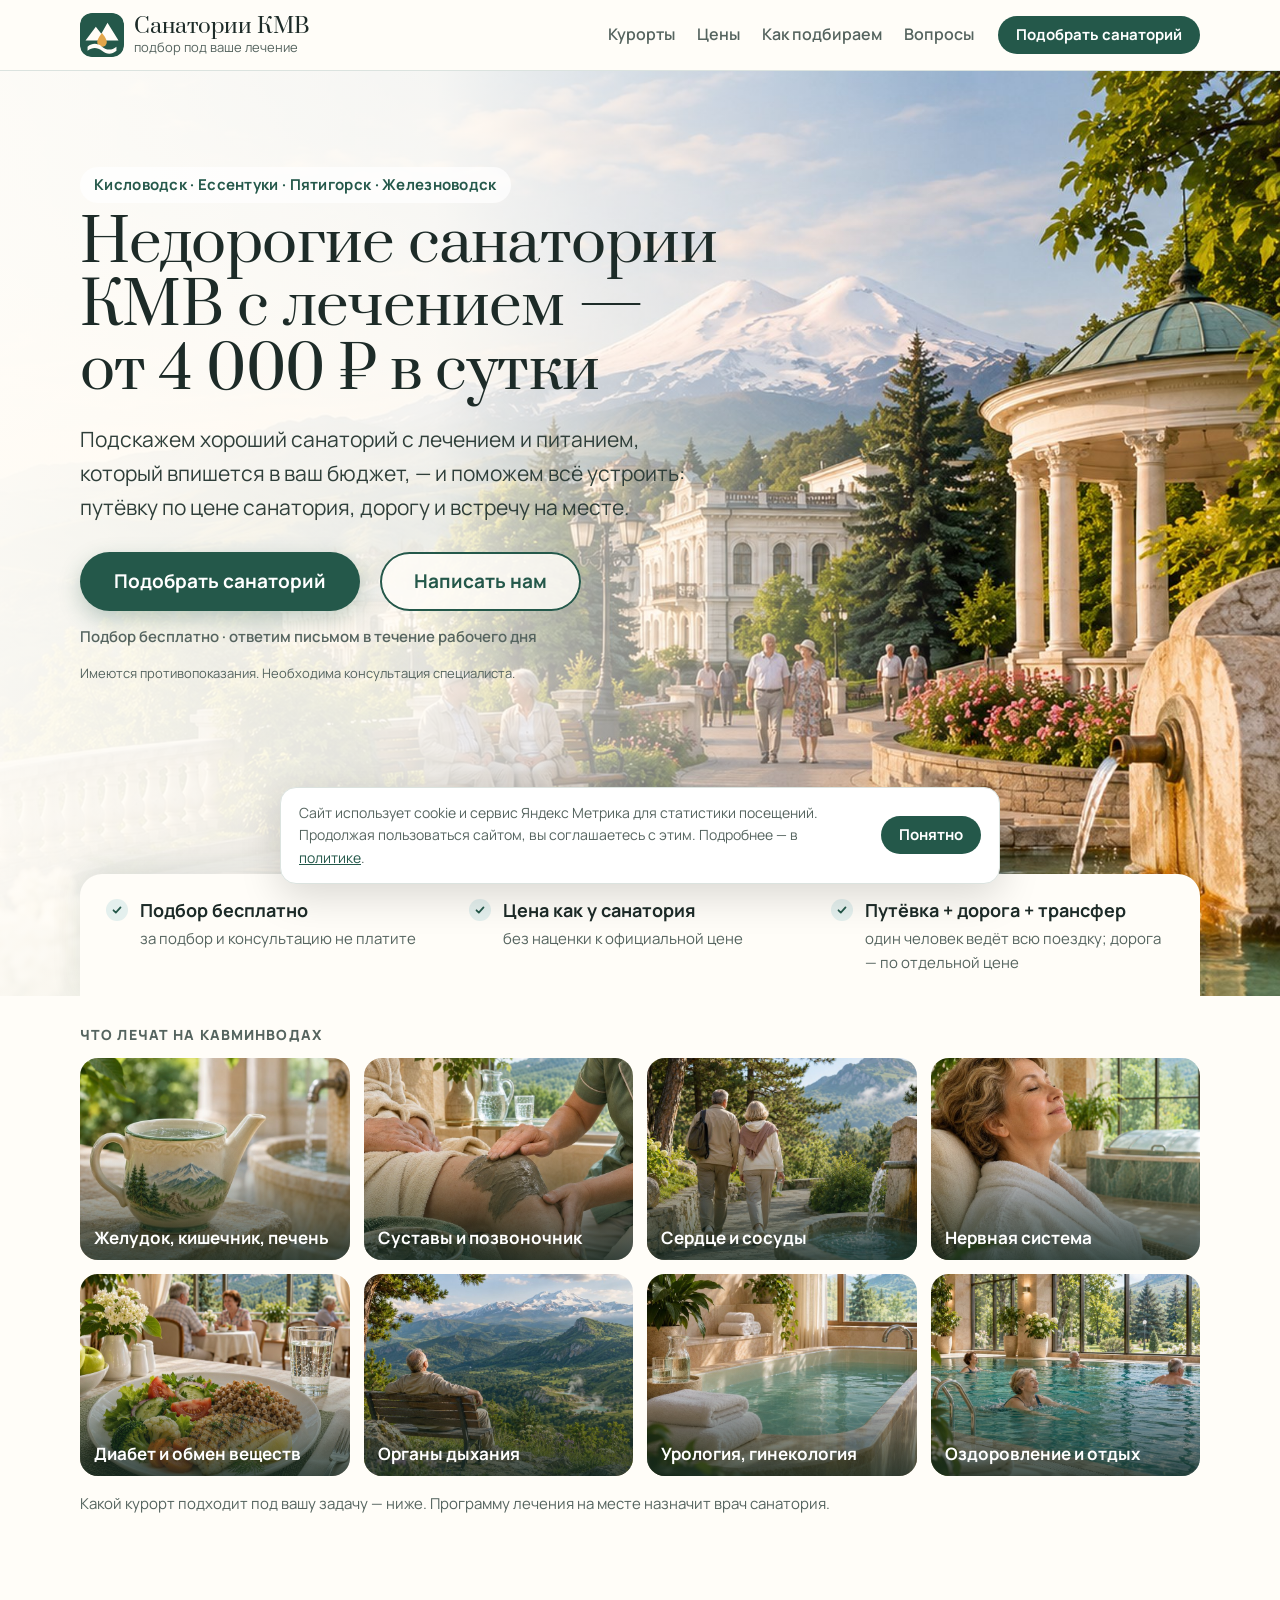
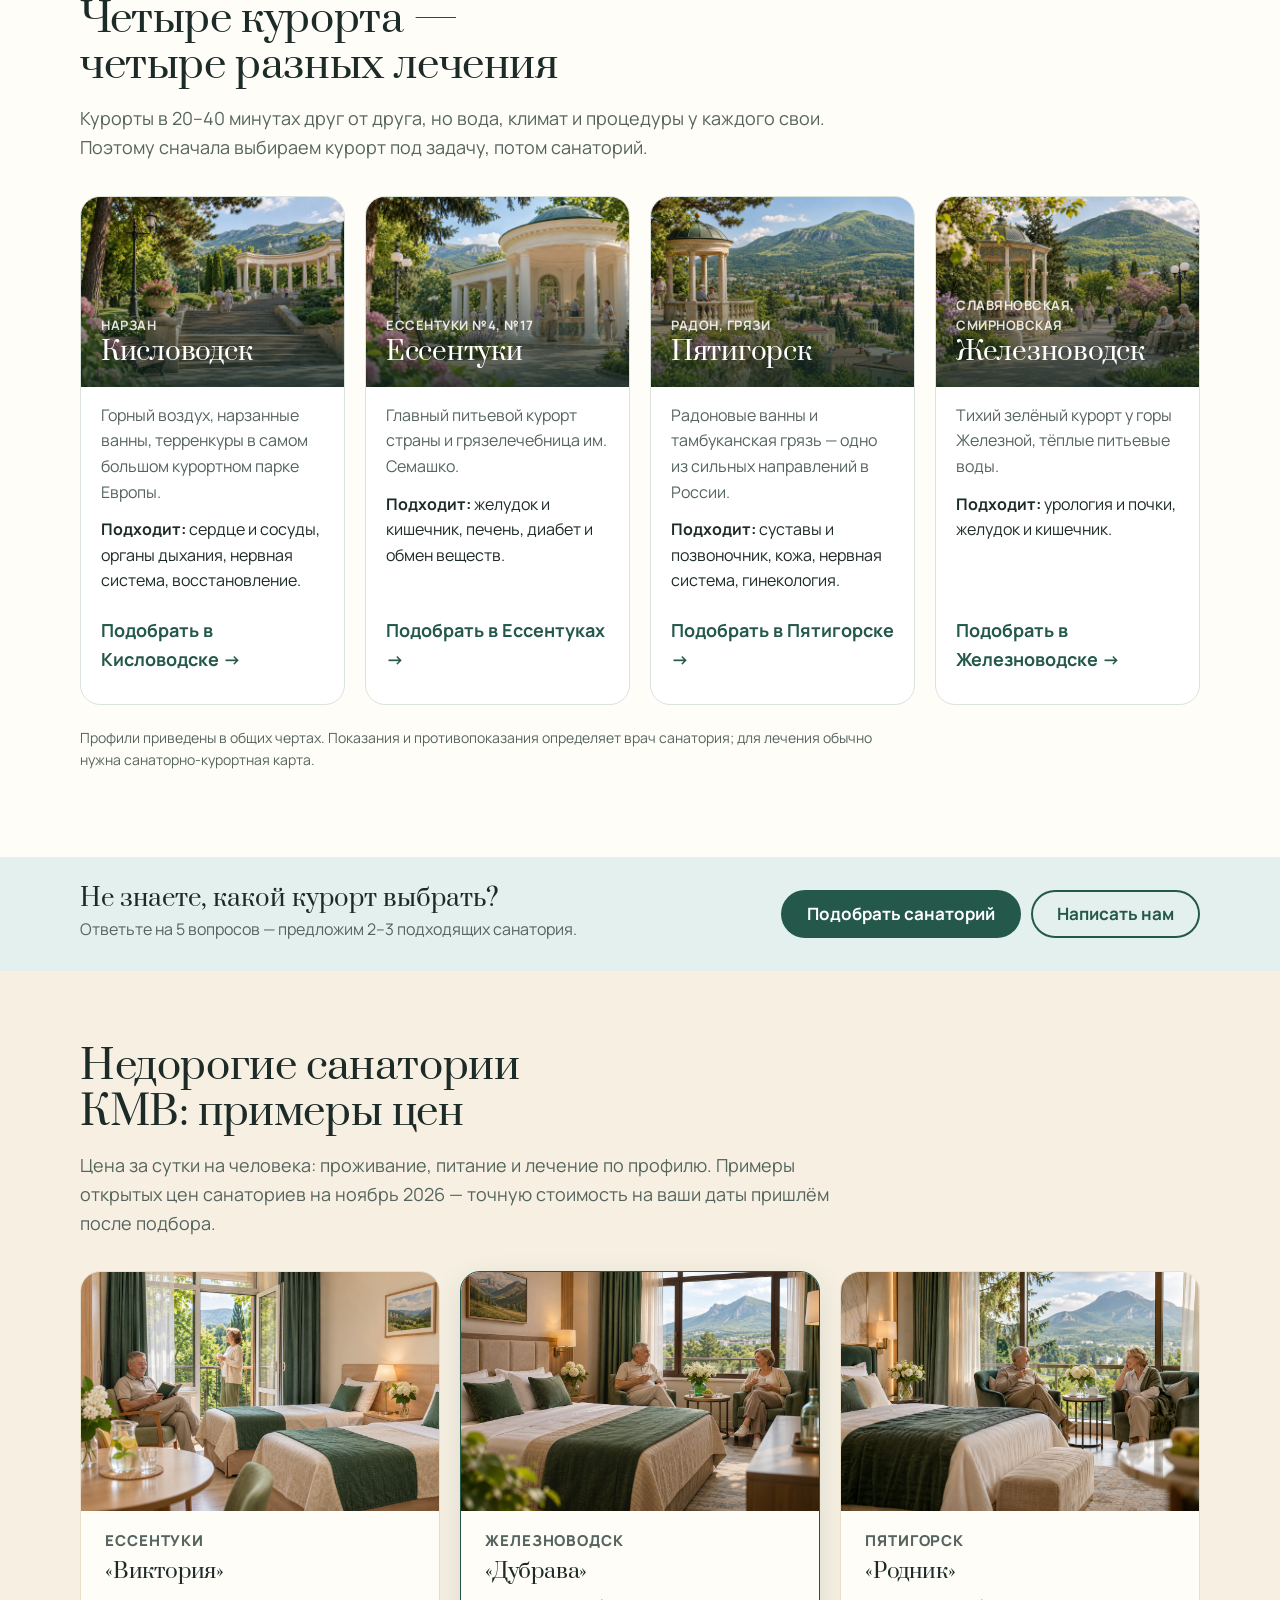
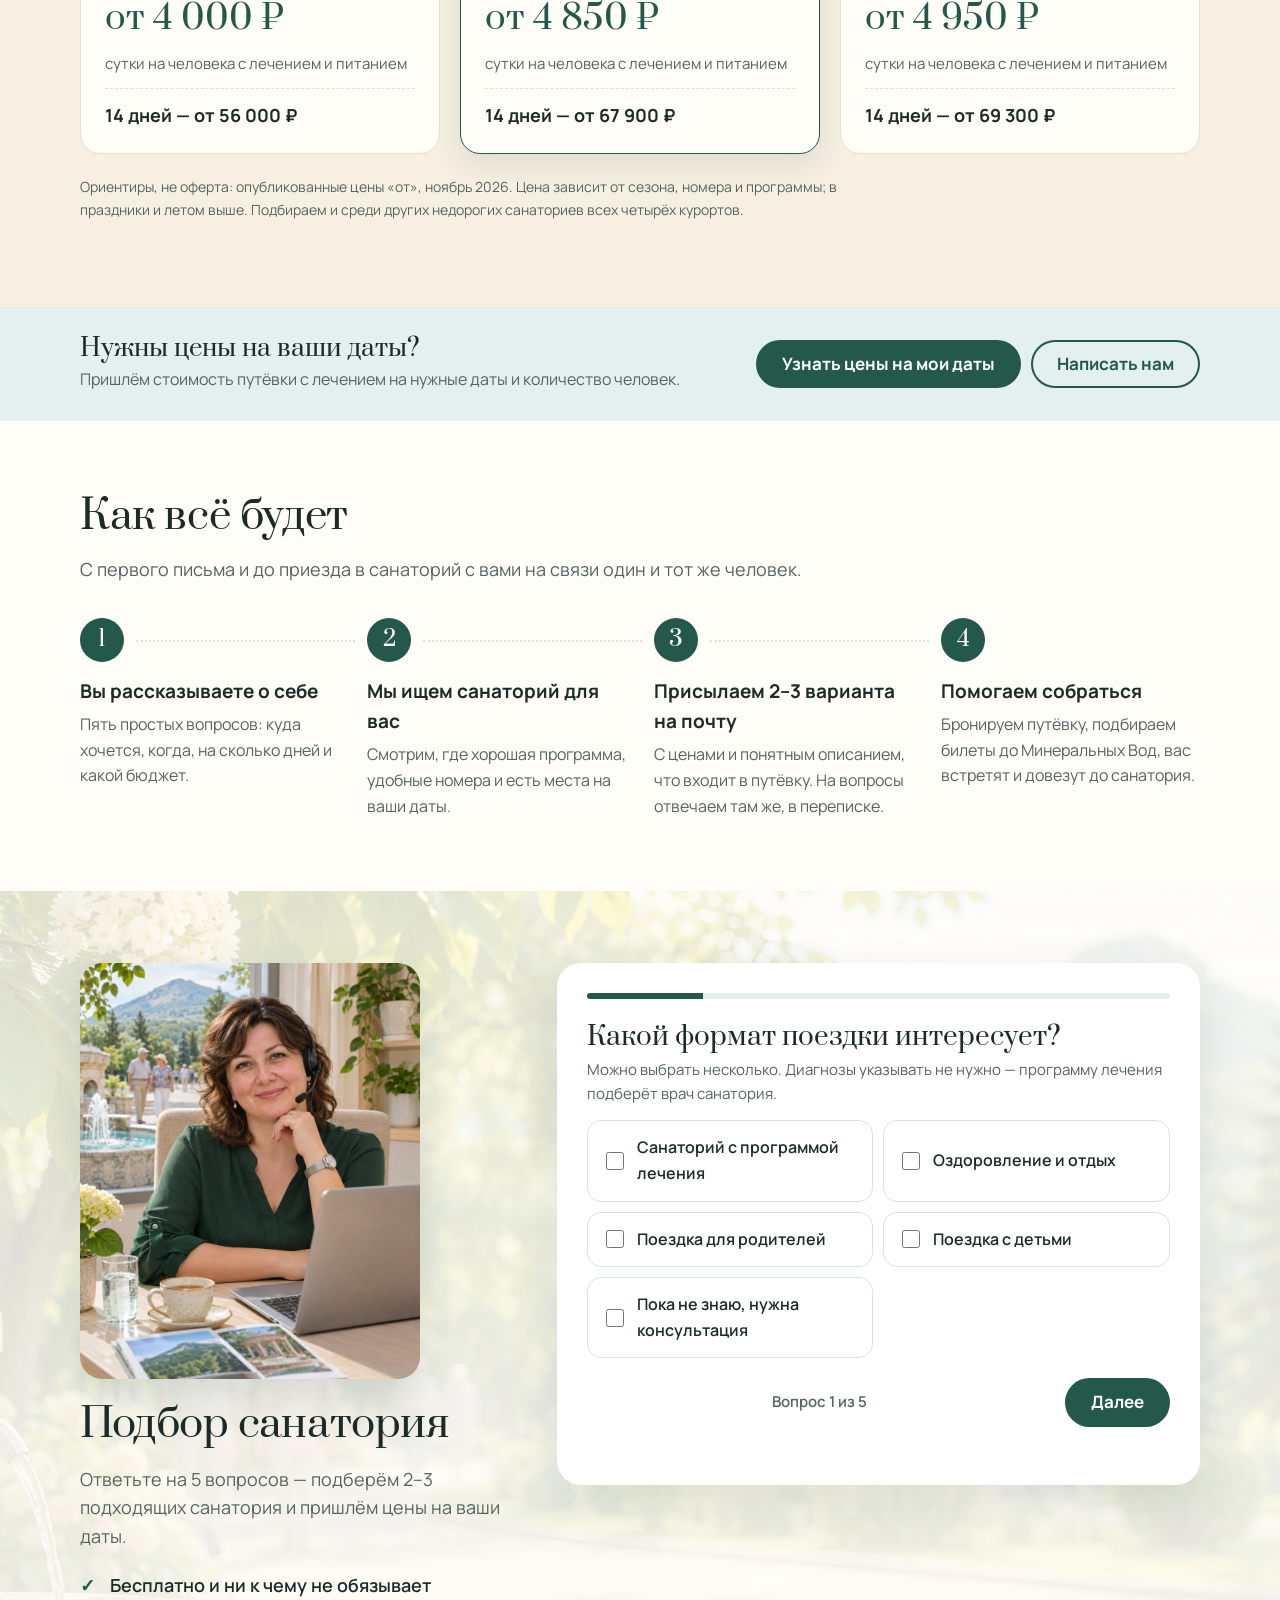
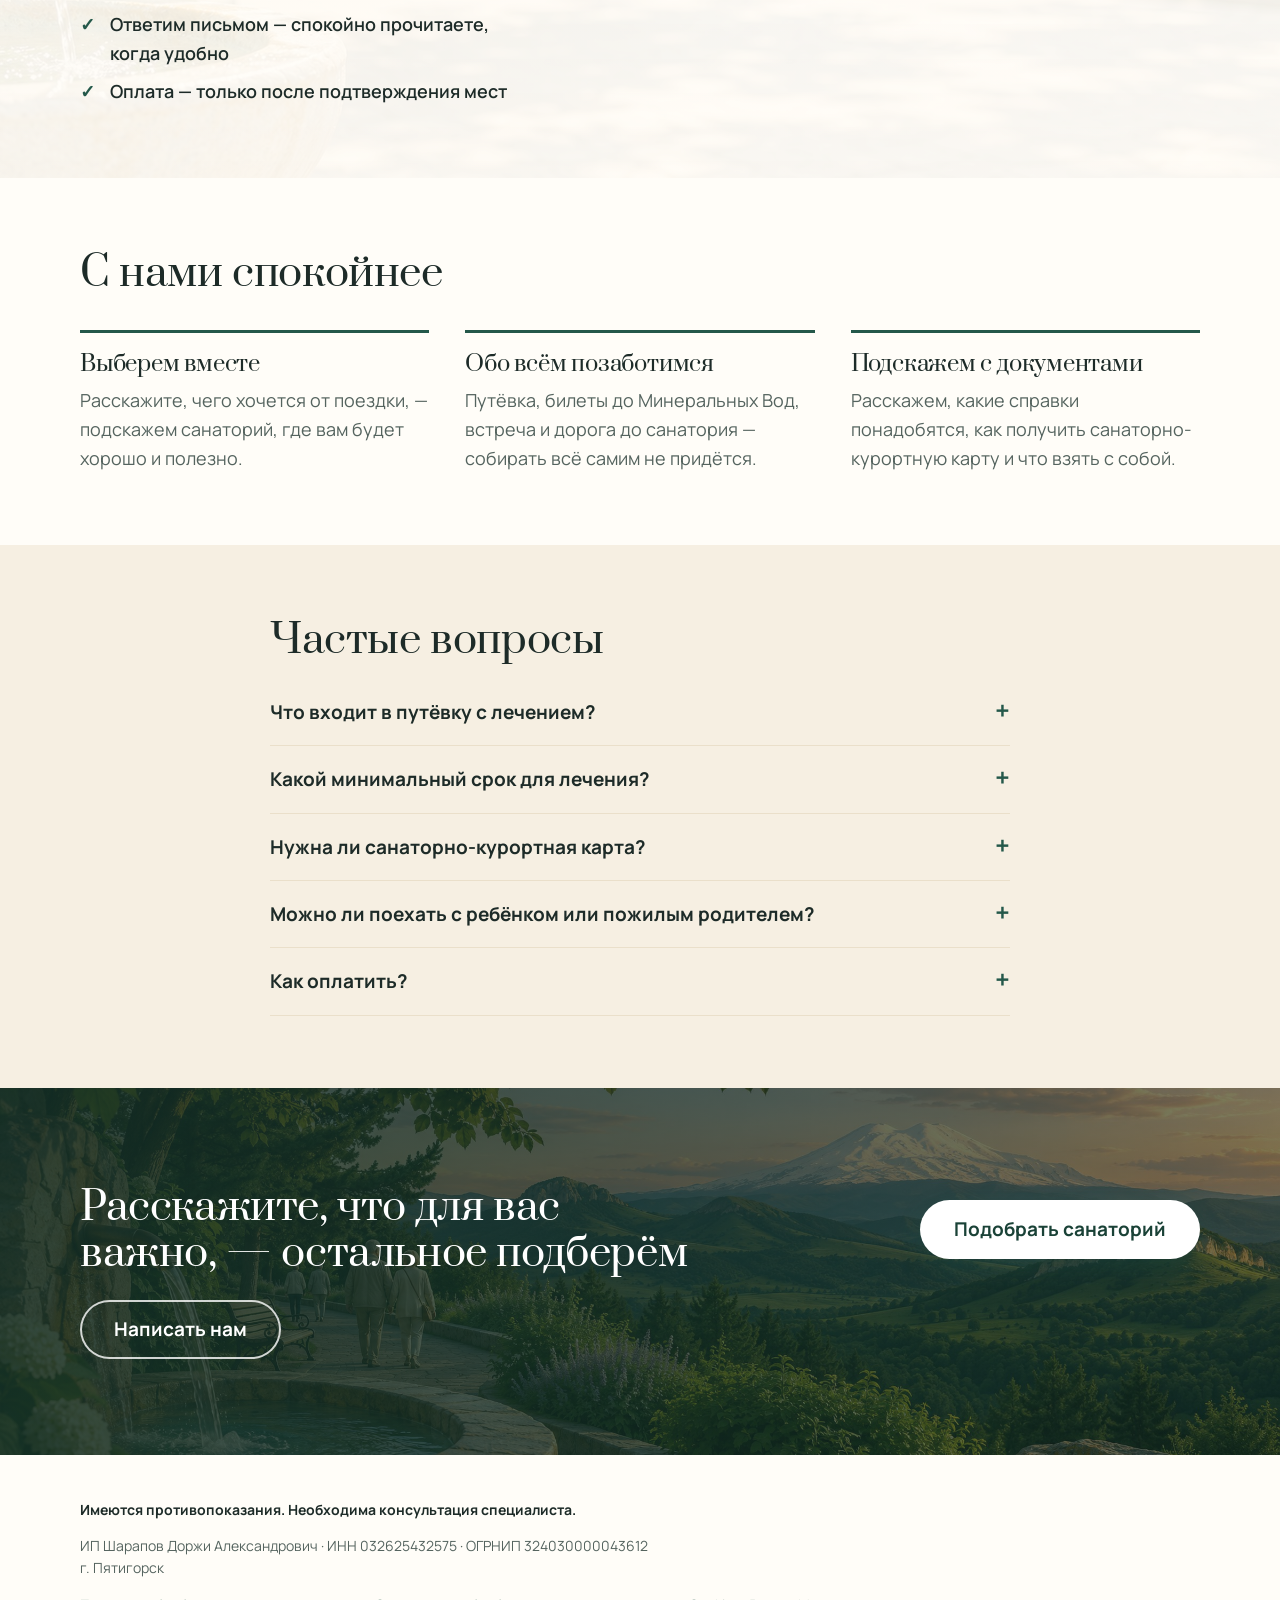
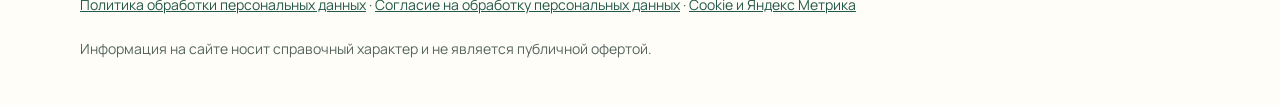
<file: nedorogo/index.html>
<!doctype html>
<html lang="ru">
<head>
<meta charset="utf-8">
<meta name="viewport" content="width=device-width,initial-scale=1,viewport-fit=cover">
<title>Недорогие санатории КМВ с лечением — от 4 000 ₽ в сутки | санаториикмв.рф</title>
<meta name="description" content="Недорогие санатории Кисловодска, Ессентуков, Пятигорска и Железноводска с лечением и питанием: от 4 000 ₽ в сутки. Подбор бесплатно.">
<link rel="canonical" href="https://санаториикмв.рф/nedorogo/">
<meta property="og:title" content="Недорогие санатории КМВ с лечением — от 4 000 ₽ в сутки">
<meta property="og:description" content="Кисловодск, Ессентуки, Пятигорск, Железноводск. Путёвка, дорога и трансфер.">
<meta property="og:image" content="/img/og.jpg">
<link rel="icon" href="/favicon.ico" sizes="any">
<link rel="icon" href="/brand/icon.svg" type="image/svg+xml">
<link rel="apple-touch-icon" href="/brand/apple-touch-icon.png">
<meta name="theme-color" content="#24584A">
<link rel="preconnect" href="https://fonts.googleapis.com">
<link rel="stylesheet" href="https://fonts.googleapis.com/css2?family=Prata&family=Manrope:wght@400;500;600;700;800&display=swap">
<link rel="stylesheet" href="/style.css?v=17">
</head>
<body data-g="g7">
<header class="top">
  <div class="wrap top-in">
    <a class="logo" href="/"><img src="/brand/icon.svg" alt="" width="44" height="44"><span><b>Санатории КМВ</b><small>подбор под ваше лечение</small></span></a>
    <nav><a href="#resorts">Курорты</a><a href="#prices">Цены</a><a href="#how">Как подбираем</a><a href="#faq">Вопросы</a></nav>
    <div class="top-cta">
            <a class="btn btn-sm" href="#quiz" data-goal="cta_header">Подобрать санаторий</a>
    </div>
  </div>
</header>

<section class="hero">
  <div class="hero-art" aria-hidden="true" style="--hd:url(/img/hero-kmv-desktop.jpg);--hm:url(/img/hero-kmv-mobile.jpg)"></div>
  <div class="wrap hero-in">
    <div class="hero-copy">
      <p class="kicker" id="heroKicker">Кисловодск · Ессентуки · Пятигорск · Железноводск</p>
      <h1 id="heroTitle">Недорогие санатории КМВ с лечением — от 4 000 ₽ в сутки</h1>
      <p class="lead" id="heroLead">Подскажем хороший санаторий с лечением и питанием, который впишется в ваш бюджет, — и поможем всё устроить: путёвку по цене санатория, дорогу и встречу на месте.</p>
      <div class="hero-actions">
        <a class="btn btn-lg" href="#quiz" data-goal="cta_hero">Подобрать санаторий</a>
        <button type="button" class="btn ghost btn-lg" data-callback data-goal="cb_hero">Написать нам</button>
        <span class="hero-note">Подбор бесплатно · ответим письмом в течение рабочего дня</span>
        <span class="hero-warn">Имеются противопоказания. Необходима консультация специалиста.</span>
      </div>
    </div>
    <ul class="promise">
      <li><b>Подбор бесплатно</b><span>за подбор и консультацию не платите</span></li>
      <li><b>Цена как у санатория</b><span>без наценки к официальной цене</span></li>
      <li><b>Путёвка + дорога + трансфер</b><span>один человек ведёт всю поездку; дорога — по отдельной цене</span></li>
    </ul>
  </div>
</section>

<section class="profiles">
  <div class="wrap">
    <p class="eyebrow">Что лечат на Кавминводах</p>
    <div class="tiles">
      <a href="#resorts" class="tile"><img src="/img/treat-gi.jpg" alt="" loading="lazy" width="800" height="800"><span>Желудок, кишечник, печень</span></a>
      <a href="#resorts" class="tile"><img src="/img/treat-joints.jpg" alt="" loading="lazy" width="800" height="800"><span>Суставы и позвоночник</span></a>
      <a href="#resorts" class="tile"><img src="/img/treat-heart.jpg" alt="" loading="lazy" width="800" height="800"><span>Сердце и сосуды</span></a>
      <a href="#resorts" class="tile"><img src="/img/treat-nerves.jpg" alt="" loading="lazy" width="800" height="800"><span>Нервная система</span></a>
      <a href="#resorts" class="tile"><img src="/img/treat-diabetes.jpg" alt="" loading="lazy" width="800" height="800"><span>Диабет и обмен веществ</span></a>
      <a href="#resorts" class="tile"><img src="/img/treat-breath.jpg" alt="" loading="lazy" width="800" height="800"><span>Органы дыхания</span></a>
      <a href="#resorts" class="tile"><img src="/img/treat-uro.jpg" alt="" loading="lazy" width="800" height="800"><span>Урология, гинекология</span></a>
      <a href="#resorts" class="tile"><img src="/img/treat-wellness.jpg" alt="" loading="lazy" width="800" height="800"><span>Оздоровление и отдых</span></a>
    </div>
    <p class="bridge">Какой курорт подходит под вашу задачу — ниже. Программу лечения на месте назначит врач санатория.</p>
  </div>
</section>

<section id="resorts" class="block">
  <div class="wrap">
    <div class="sec-head"><h2>Четыре курорта — четыре разных лечения</h2><p>Курорты в 20–40 минутах друг от друга, но вода, климат и процедуры у каждого свои. Поэтому сначала выбираем курорт под задачу, потом санаторий.</p></div>
    <div class="resorts">
      <article class="resort" data-g="g1">
        <div class="r-top" style="background-image:url(/img/resort-kislovodsk.jpg)"><span class="r-water">Нарзан</span><h3>Кисловодск</h3></div>
        <p>Горный воздух, нарзанные ванны, терренкуры в самом большом курортном парке Европы.</p>
        <p class="r-for"><b>Подходит:</b> сердце и сосуды, органы дыхания, нервная система, восстановление.</p>
        <a href="#quiz" data-resort="Кисловодск" class="r-link">Подобрать в Кисловодске →</a>
      </article>
      <article class="resort" data-g="g2">
        <div class="r-top" style="background-image:url(/img/resort-essentuki.jpg)"><span class="r-water">Ессентуки №4, №17</span><h3>Ессентуки</h3></div>
        <p>Главный питьевой курорт страны и грязелечебница им. Семашко.</p>
        <p class="r-for"><b>Подходит:</b> желудок и кишечник, печень, диабет и обмен веществ.</p>
        <a href="#quiz" data-resort="Ессентуки" class="r-link">Подобрать в Ессентуках →</a>
      </article>
      <article class="resort" data-g="g3">
        <div class="r-top" style="background-image:url(/img/resort-pyatigorsk.jpg)"><span class="r-water">Радон, грязи</span><h3>Пятигорск</h3></div>
        <p>Радоновые ванны и тамбуканская грязь — одно из сильных направлений в России.</p>
        <p class="r-for"><b>Подходит:</b> суставы и позвоночник, кожа, нервная система, гинекология.</p>
        <a href="#quiz" data-resort="Пятигорск" class="r-link">Подобрать в Пятигорске →</a>
      </article>
      <article class="resort" data-g="g3">
        <div class="r-top" style="background-image:url(/img/resort-zheleznovodsk.jpg)"><span class="r-water">Славяновская, Смирновская</span><h3>Железноводск</h3></div>
        <p>Тихий зелёный курорт у горы Железной, тёплые питьевые воды.</p>
        <p class="r-for"><b>Подходит:</b> урология и почки, желудок и кишечник.</p>
        <a href="#quiz" data-resort="Железноводск" class="r-link">Подобрать в Железноводске →</a>
      </article>
    </div>
    <p class="fine">Профили приведены в общих чертах. Показания и противопоказания определяет врач санатория; для лечения обычно нужна санаторно-курортная карта.</p>
  </div>
</section>

<section class="band"><div class="wrap band-in"><div><b>Не знаете, какой курорт выбрать?</b><span>Ответьте на 5 вопросов — предложим 2–3 подходящих санатория.</span></div><div class="band-btns"><a class="btn" href="#quiz" data-goal="cta_resorts">Подобрать санаторий</a><button type="button" class="btn ghost" data-callback data-goal="cta_resorts_cb">Написать нам</button></div></div></section>

<section id="prices" class="block tint">
  <div class="wrap">
    <div class="sec-head"><h2>Недорогие санатории КМВ: примеры цен</h2><p>Цена за сутки на человека: проживание, питание и лечение по профилю. Примеры открытых цен санаториев на ноябрь 2026 — точную стоимость на ваши даты пришлём после подбора.</p></div>
    <div class="price-grid">
      <div class="price"><img src="/img/price-standard.jpg" alt="" loading="lazy" width="1200" height="800"><span class="p-cls">Ессентуки</span><h3>«Виктория»</h3><b>от 4 000 ₽</b><span>сутки на человека с лечением и питанием</span><em>14 дней — от 56 000 ₽</em></div>
      <div class="price hl"><img src="/img/price-comfort.jpg" alt="" loading="lazy" width="1200" height="800"><span class="p-cls">Железноводск</span><h3>«Дубрава»</h3><b>от 4 850 ₽</b><span>сутки на человека с лечением и питанием</span><em>14 дней — от 67 900 ₽</em></div>
      <div class="price"><img src="/img/price-premium.jpg" alt="" loading="lazy" width="1200" height="800"><span class="p-cls">Пятигорск</span><h3>«Родник»</h3><b>от 4 950 ₽</b><span>сутки на человека с лечением и питанием</span><em>14 дней — от 69 300 ₽</em></div>
    </div>
    <p class="fine">Ориентиры, не оферта: опубликованные цены «от», ноябрь 2026. Цена зависит от сезона, номера и программы; в праздники и летом выше. Подбираем и среди других недорогих санаториев всех четырёх курортов.</p>
  </div>
</section>

<section class="band"><div class="wrap band-in"><div><b>Нужны цены на ваши даты?</b><span>Пришлём стоимость путёвки с лечением на нужные даты и количество человек.</span></div><div class="band-btns"><a class="btn" href="#quiz" data-goal="cta_prices">Узнать цены на мои даты</a><button type="button" class="btn ghost" data-callback data-goal="cta_prices_cb">Написать нам</button></div></div></section>

<section id="how" class="block">
  <div class="wrap">
    <div class="sec-head"><h2>Как всё будет</h2><p>С первого письма и до приезда в санаторий с вами на связи один и тот же человек.</p></div>
    <ol class="steps">
      <li><b>Вы рассказываете о себе</b><span>Пять простых вопросов: куда хочется, когда, на сколько дней и какой бюджет.</span></li>
      <li><b>Мы ищем санаторий для вас</b><span>Смотрим, где хорошая программа, удобные номера и есть места на ваши даты.</span></li>
      <li><b>Присылаем 2–3 варианта на почту</b><span>С ценами и понятным описанием, что входит в путёвку. На вопросы отвечаем там же, в переписке.</span></li>
      <li><b>Помогаем собраться</b><span>Бронируем путёвку, подбираем билеты до Минеральных Вод, вас встретят и довезут до санатория.</span></li>
    </ol>
  </div>
</section>

<section id="quiz" class="block quiz-sec">
  <div class="wrap quiz-wrap">
    <div class="quiz-aside">
      <img class="consult" src="/img/consultant.jpg" alt="" loading="lazy" width="900" height="1100">
      <h2>Подбор санатория</h2>
      <p>Ответьте на 5 вопросов — подберём 2–3 подходящих санатория и пришлём цены на ваши даты.</p>
      <ul class="aside-list">
        <li>Бесплатно и ни к чему не обязывает</li>
        <li>Ответим письмом — спокойно прочитаете, когда удобно</li>
        <li>Оплата — только после подтверждения мест</li>
      </ul>
    </div>
    <form id="q" novalidate>
      <div class="qbar"><span id="qbarFill"></span></div>
      <div class="qstep is-active" data-step="1">
        <p class="qtitle">Какой формат поездки интересует?</p>
        <p class="qhint">Можно выбрать несколько. Диагнозы указывать не нужно — программу лечения подберёт врач санатория.</p>
        <div class="opts">
          <label><input type="checkbox" name="profile" value="Санаторий с программой лечения">Санаторий с программой лечения</label>
          <label><input type="checkbox" name="profile" value="Оздоровление и отдых">Оздоровление и отдых</label>
          <label><input type="checkbox" name="profile" value="Поездка для родителей">Поездка для родителей</label>
          <label><input type="checkbox" name="profile" value="Поездка с детьми">Поездка с детьми</label>
          <label><input type="checkbox" name="profile" value="Нужна консультация">Пока не знаю, нужна консультация</label>
        </div>
      </div>
      <div class="qstep" data-step="2">
        <p class="qtitle">Есть пожелания по курорту?</p>
        <div class="opts">
          <label><input type="radio" name="resort" value="Кисловодск">Кисловодск</label>
          <label><input type="radio" name="resort" value="Ессентуки">Ессентуки</label>
          <label><input type="radio" name="resort" value="Пятигорск">Пятигорск</label>
          <label><input type="radio" name="resort" value="Железноводск">Железноводск</label>
          <label class="wide"><input type="radio" name="resort" value="Не важно" checked>Не важно — подберите по лечению</label>
        </div>
      </div>
      <div class="qstep" data-step="3">
        <p class="qtitle">Когда и на сколько дней?</p>
        <div class="grid2">
          <label class="fld">Месяц заезда<select name="month" id="month">
            <option value="">Выберите</option><option>Декабрь 2026</option><option>Новый год</option><option>Январь 2027</option><option>Февраль 2027</option><option>Март 2027</option><option>Апрель 2027</option><option>Май 2027</option><option>Лето 2027</option><option>Пока не знаю</option></select></label>
          <label class="fld">Длительность<select name="nights" id="nights">
            <option value="">Выберите</option><option>7–9 дней</option><option>10–14 дней</option><option>15–21 день</option><option>Пока не знаю</option></select></label>
        </div>
      </div>
      <div class="qstep" data-step="4">
        <p class="qtitle">Кто едет и какой бюджет?</p>
        <div class="grid2">
          <label class="fld">Взрослых<input type="number" name="adults" id="adults" min="1" value="1" inputmode="numeric"></label>
          <label class="fld">Детей<input type="number" name="children" id="children" min="0" value="0" inputmode="numeric"></label>
        </div>
        <div class="opts">
          <label><input type="radio" name="age" value="до 55">Все до 55 лет</label>
          <label><input type="radio" name="age" value="55+">Есть путешественники 55+</label>
        </div>
        <label class="fld">Бюджет на одного за всю путёвку<select name="budget" id="budget">
          <option value="">Выберите</option><option>до 60 тыс. ₽</option><option>60–100 тыс. ₽</option><option>100–150 тыс. ₽</option><option>больше 150 тыс. ₽</option><option>Не знаю, подскажите</option></select></label>
        <label class="chk"><input type="checkbox" name="need_trip" id="need_trip" value="yes" checked><span>Нужна помощь с дорогой и трансфером</span></label>
      </div>
      <div class="qstep" data-step="5">
        <p class="qtitle">Куда прислать подбор?</p>
        <p class="qhint">Пришлём 2–3 варианта санаториев с ценами письмом — спокойно прочитаете и ответите, когда удобно.</p>
        <label class="fld">Как к вам обращаться<input name="name" id="name" autocomplete="name" required></label>
        <label class="fld">Электронная почта<input name="email" id="email" type="email" autocomplete="email" inputmode="email" placeholder="name@mail.ru" required></label>
        <label class="fld">Телефон <small class="fld-note">— необязательно, если захотите, чтобы мы позвонили</small><input name="phone" id="phone" type="tel" autocomplete="tel" placeholder="+7"></label>
        <label class="fld">Комментарий, если есть <small class="fld-note">— без диагнозов и медицинских данных</small><textarea name="comment" id="comment" rows="2" placeholder="Пожелания, город отправления"></textarea></label>
        <label class="chk"><input type="checkbox" name="privacy_consent" id="privacy_consent" value="yes" required><span>Согласен на обработку персональных данных на условиях <a href="/consent.html" target="_blank">согласия</a> и <a href="/privacy.html" target="_blank">политики</a></span></label>
      </div>
      <div class="qnav">
        <button type="button" class="btn ghost" id="back" hidden>Назад</button>
        <span class="prog" id="prog">Вопрос 1 из 5</span>
        <button type="button" class="btn" id="next">Далее</button>
        <button type="submit" class="btn" id="send" hidden>Получить подбор</button>
      </div>
      <p class="qstatus" id="qstatus" role="status"></p>
    </form>
    <div class="done" id="done" hidden>
      <h3>Спасибо, заявка принята</h3>
      <p>Пришлём варианты санаториев на вашу почту в течение рабочего дня. Если письма нет — загляните в папку «Спам».</p>
    </div>
  </div>
</section>

<section class="block">
  <div class="wrap">
    <div class="sec-head"><h2>С нами спокойнее</h2></div>
    <div class="why">
      <div><h3>Выберем вместе</h3><p>Расскажите, чего хочется от поездки, — подскажем санаторий, где вам будет хорошо и полезно.</p></div>
      <div><h3>Обо всём позаботимся</h3><p>Путёвка, билеты до Минеральных Вод, встреча и дорога до санатория — собирать всё самим не придётся.</p></div>
      <div><h3>Подскажем с документами</h3><p>Расскажем, какие справки понадобятся, как получить санаторно-курортную карту и что взять с собой.</p></div>
    </div>
  </div>
</section>

<section id="faq" class="block tint">
  <div class="wrap narrow">
    <h2>Частые вопросы</h2>
    <details><summary>Что входит в путёвку с лечением?</summary><p>Обычно проживание, питание и лечение по профилю: консультации врача, процедуры, питьё минеральной воды. Набор процедур зависит от санатория и длительности — при подборе пришлём программу.</p></details>
    <details><summary>Какой минимальный срок для лечения?</summary><p>Врачи рекомендуют от 10–14 дней, чтобы курс дал эффект. Многие санатории продают путёвки с лечением от 7–10 дней.</p></details>
    <details><summary>Нужна ли санаторно-курортная карта?</summary><p>Как правило, да — её оформляют в поликлинике. Если карты нет, во многих санаториях можно пройти обследование на месте за доплату. Уточним под выбранный санаторий.</p></details>
    <details><summary>Можно ли поехать с ребёнком или пожилым родителем?</summary><p>Да. Подберём санаторий, где принимают детей нужного возраста или где удобно людям старшего возраста: лифт, лечение в одном корпусе, близко к парку.</p></details>
    <details><summary>Как оплатить?</summary><p>После выбора санатория подтверждаем места и присылаем договор и счёт. Оплата — только после подтверждения.</p></details>
  </div>
</section>

<section class="cta">
  <div class="wrap cta-in"><h2>Расскажите, что для вас важно, — остальное подберём</h2><a class="btn btn-lg light" href="#quiz" data-goal="cta_bottom">Подобрать санаторий</a><button type="button" class="btn btn-lg ghost-light" data-callback data-goal="cb_bottom">Написать нам</button></div>
</section>

<footer class="foot">
  <div class="wrap">
    <p class="warn">Имеются противопоказания. Необходима консультация специалиста.</p>
    <p id="legal">ИП Шарапов Доржи Александрович · ИНН 032625432575 · ОГРНИП 324030000043612<br>г. Пятигорск</p>
    <p><a href="/privacy.html">Политика обработки персональных данных</a> · <a href="/consent.html">Согласие на обработку персональных данных</a> · <a href="/privacy.html#cookie">Cookie и Яндекс Метрика</a></p>
    <p class="fine">Информация на сайте носит справочный характер и не является публичной офертой.</p>
  </div>
</footer>

<div class="cb" id="cb" hidden role="dialog" aria-modal="true" aria-labelledby="cbTitle">
  <form class="cb-box" id="cbForm" novalidate>
    <button type="button" class="cb-x" data-cb-close aria-label="Закрыть">×</button>
    <h3 id="cbTitle">Напишем вам на почту</h3>
    <p class="qhint">Оставьте имя и почту — пришлём варианты санаториев и ответим на вопросы письмом.</p>
    <label class="fld">Как к вам обращаться<input name="name" id="cbName" autocomplete="name" required></label>
    <label class="fld">Электронная почта<input name="email" id="cbEmail" type="email" autocomplete="email" inputmode="email" placeholder="name@mail.ru" required></label>
    <label class="fld">Ваш вопрос или пожелания <small class="fld-note">— необязательно, без диагнозов</small><textarea name="comment" id="cbComment" rows="2" placeholder="Курорт, даты, сколько человек"></textarea></label>
    <label class="fld">Телефон <small class="fld-note">— необязательно, если удобнее созвониться</small><input name="phone" id="cbPhone" type="tel" autocomplete="tel" placeholder="+7"></label>
    <label class="chk"><input type="checkbox" name="privacy_consent" id="cbConsent" value="yes" required><span>Согласен на обработку персональных данных на условиях <a href="/consent.html" target="_blank">согласия</a> и <a href="/privacy.html" target="_blank">политики</a></span></label>
    <button type="submit" class="btn btn-lg" id="cbSend">Отправить</button>
    <p class="qstatus" id="cbStatus" role="status"></p>
    <div class="cb-done" id="cbDone" hidden><h3>Спасибо!</h3><p>Напишем вам на почту в течение рабочего дня. Если письма нет — загляните в «Спам».</p></div>
  </form>
</div>
<div class="sticky" id="sticky"><a class="btn" href="#quiz" data-goal="cta_sticky">Подобрать санаторий</a><button type="button" class="btn ghost" data-callback data-goal="cb_sticky" aria-label="Написать нам">Написать</button></div>
<div class="ck" id="ck" hidden><p>Сайт использует cookie и сервис Яндекс Метрика для статистики посещений. Продолжая пользоваться сайтом, вы соглашаетесь с этим. Подробнее — в <a href="/privacy.html#cookie">политике</a>.</p><button type="button" class="btn btn-sm" id="ckOk">Понятно</button></div>
<script src="/config.js?v=17"></script>
<script src="/app.js?v=17"></script>
</body>
</html>
</file>
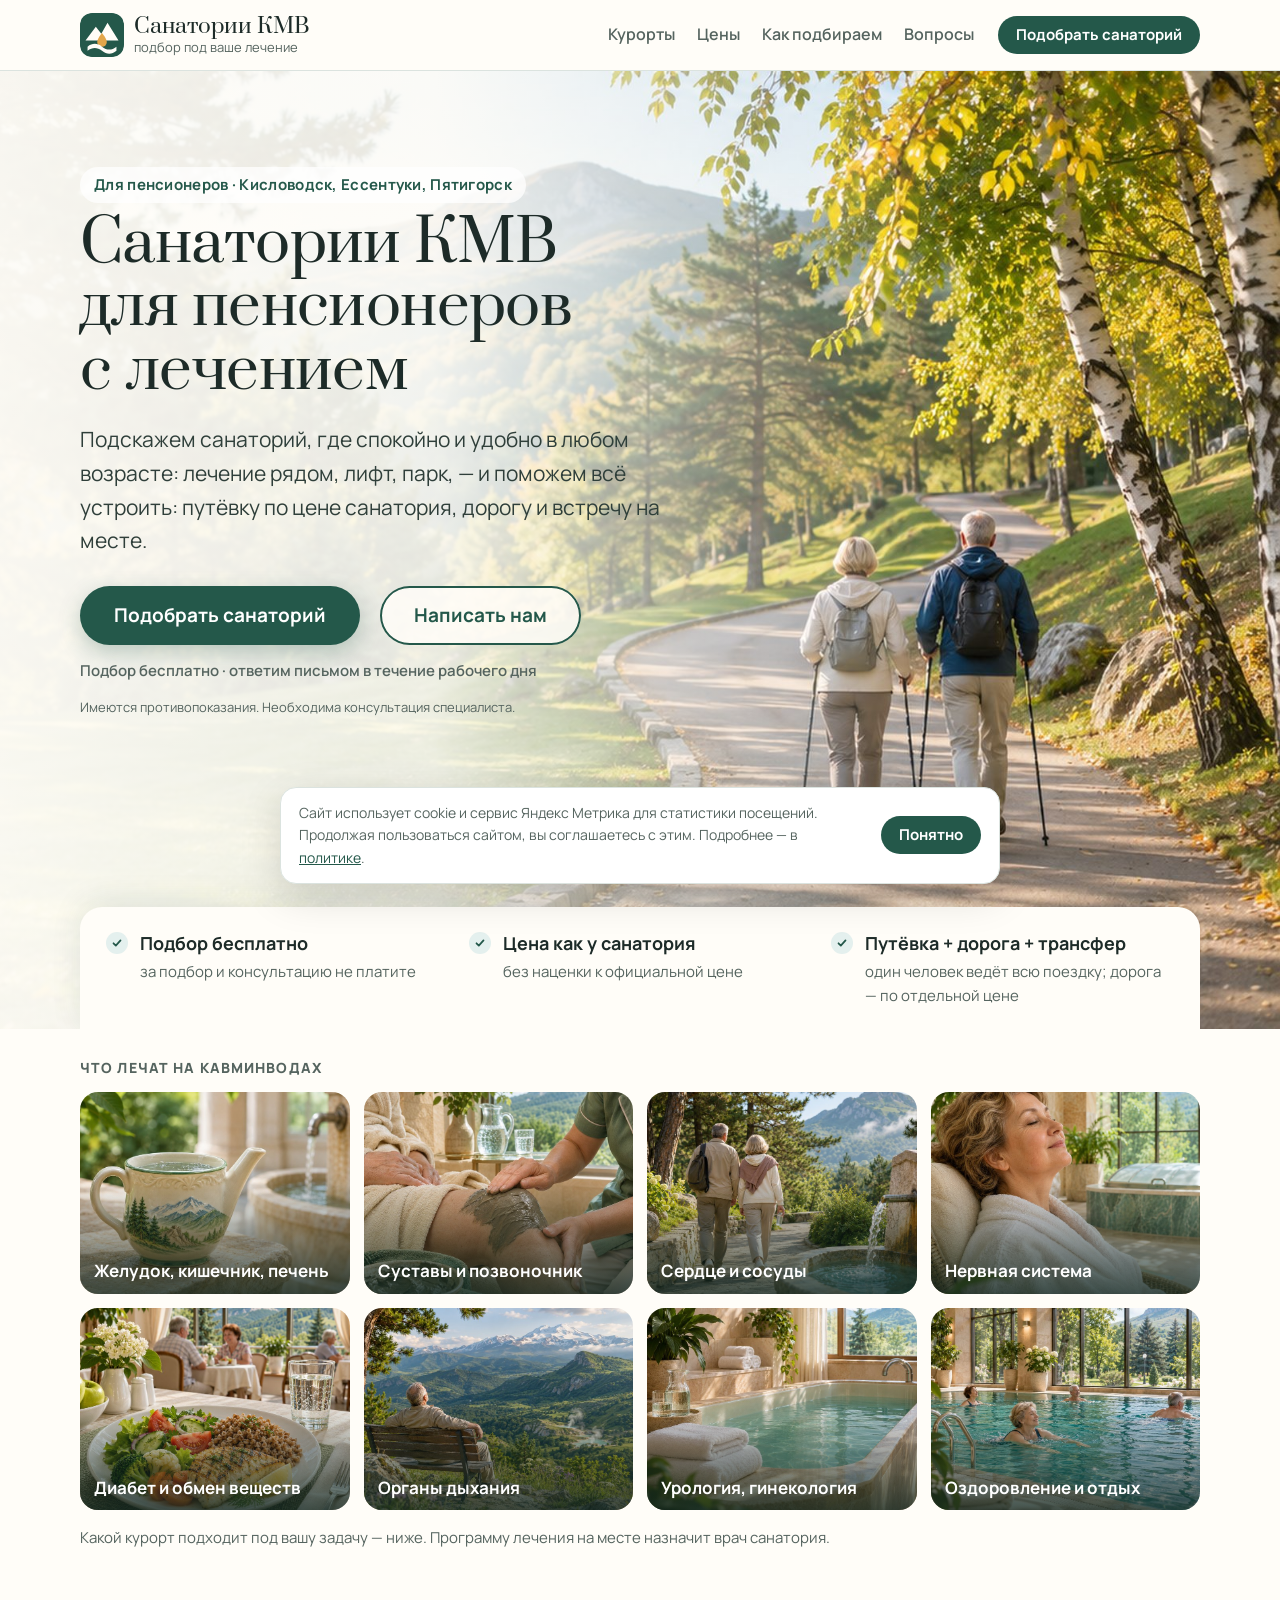
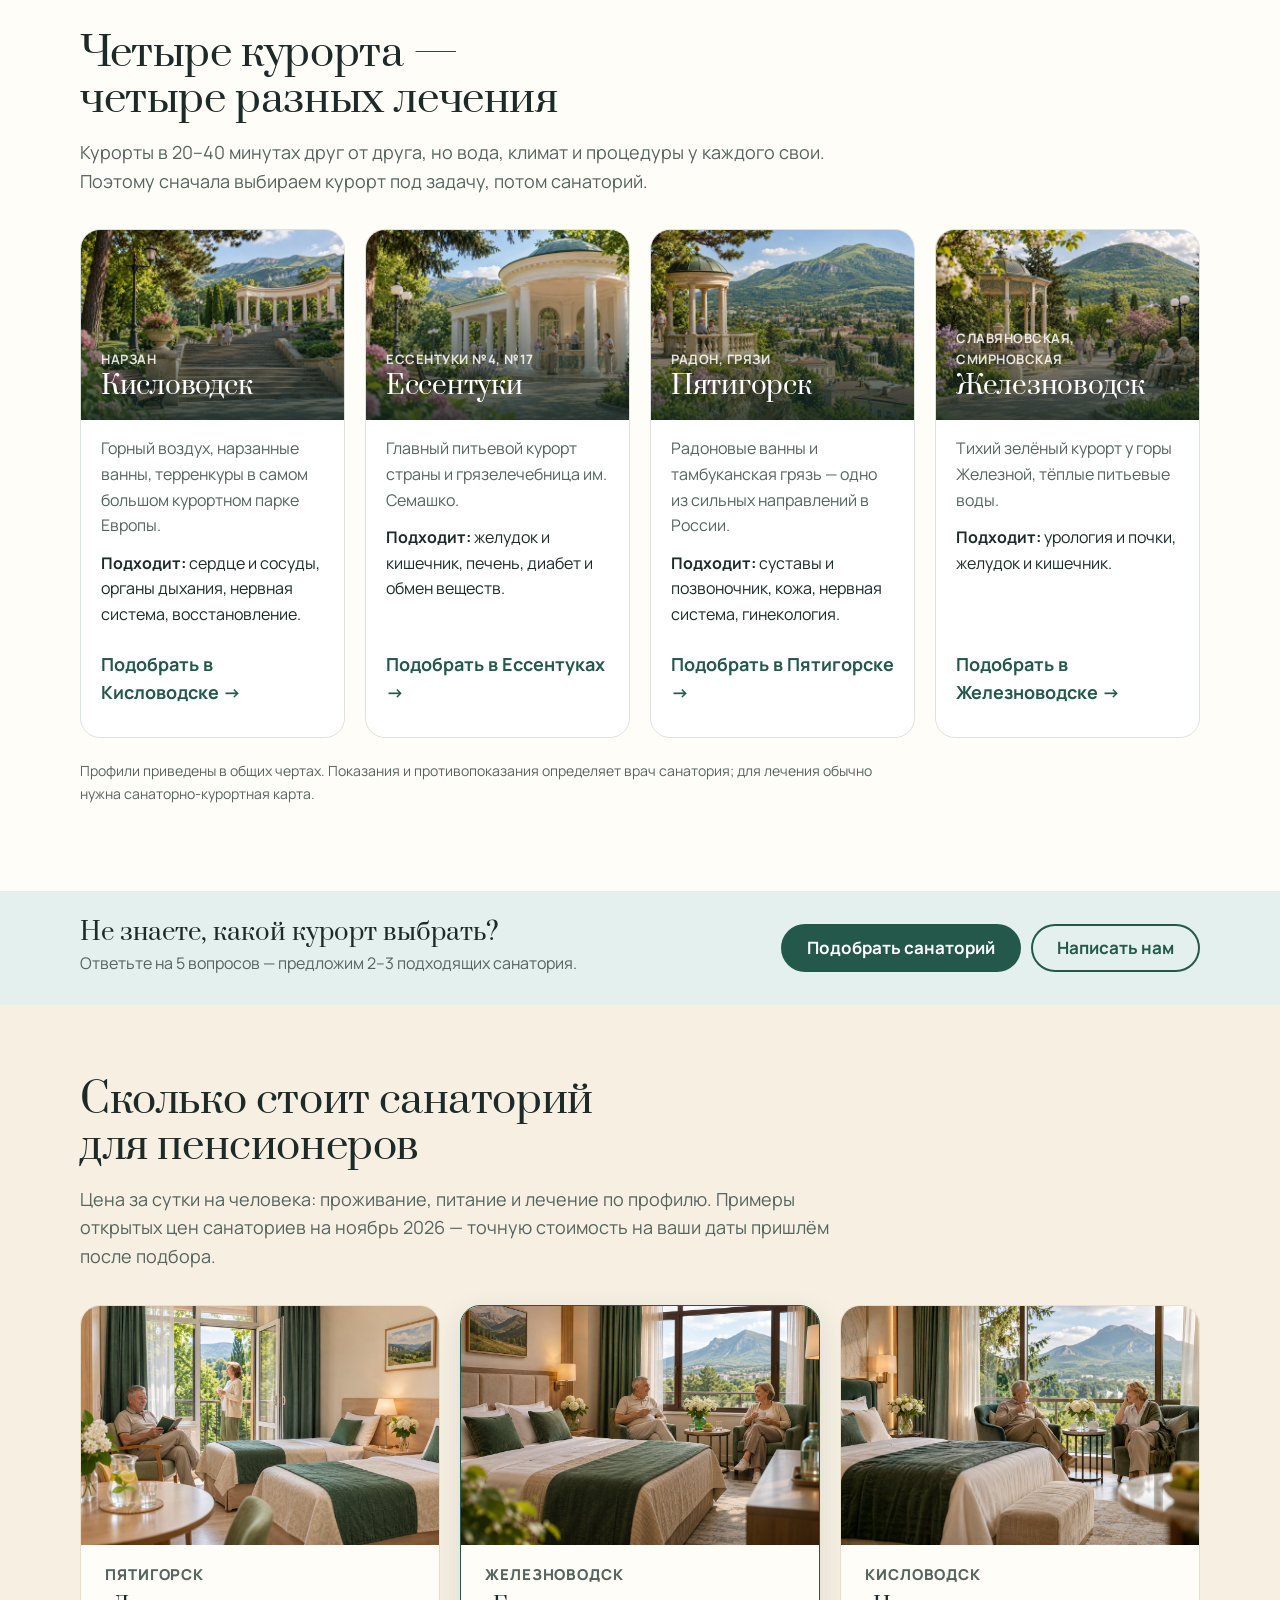
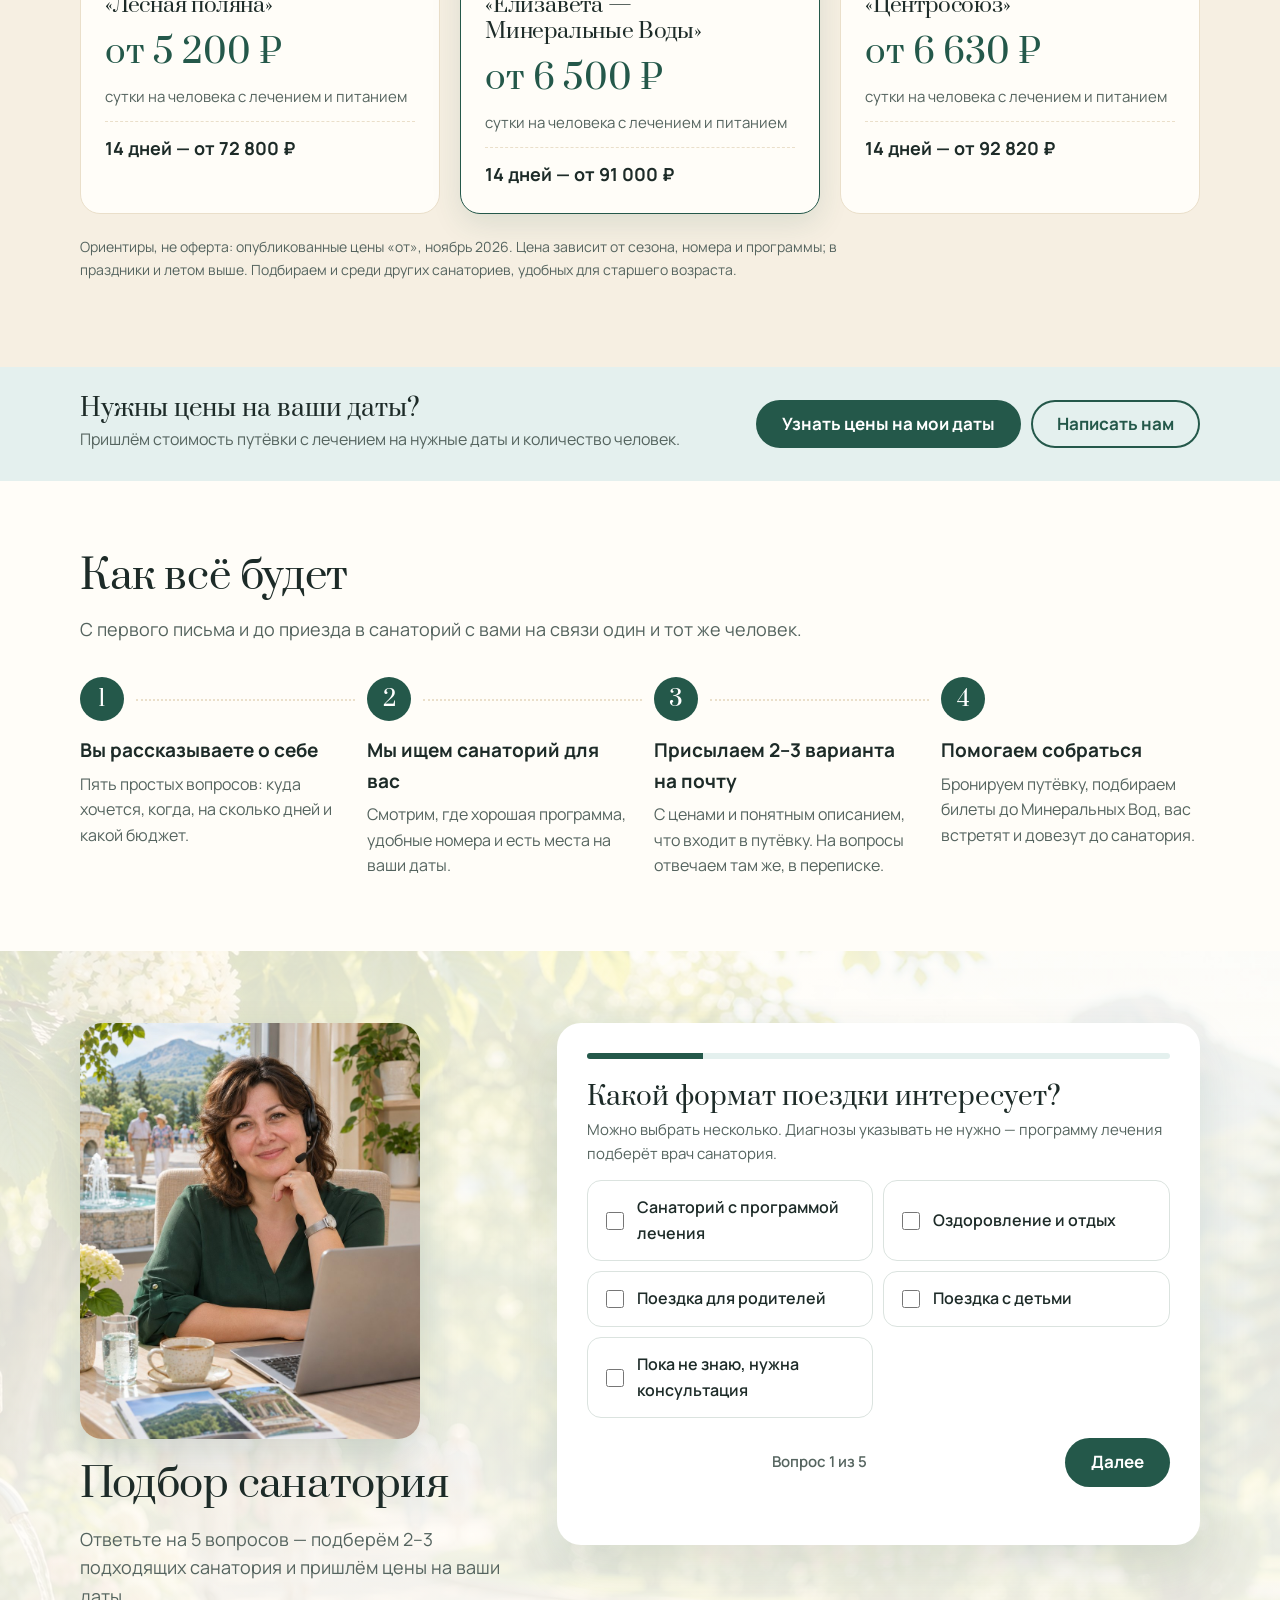
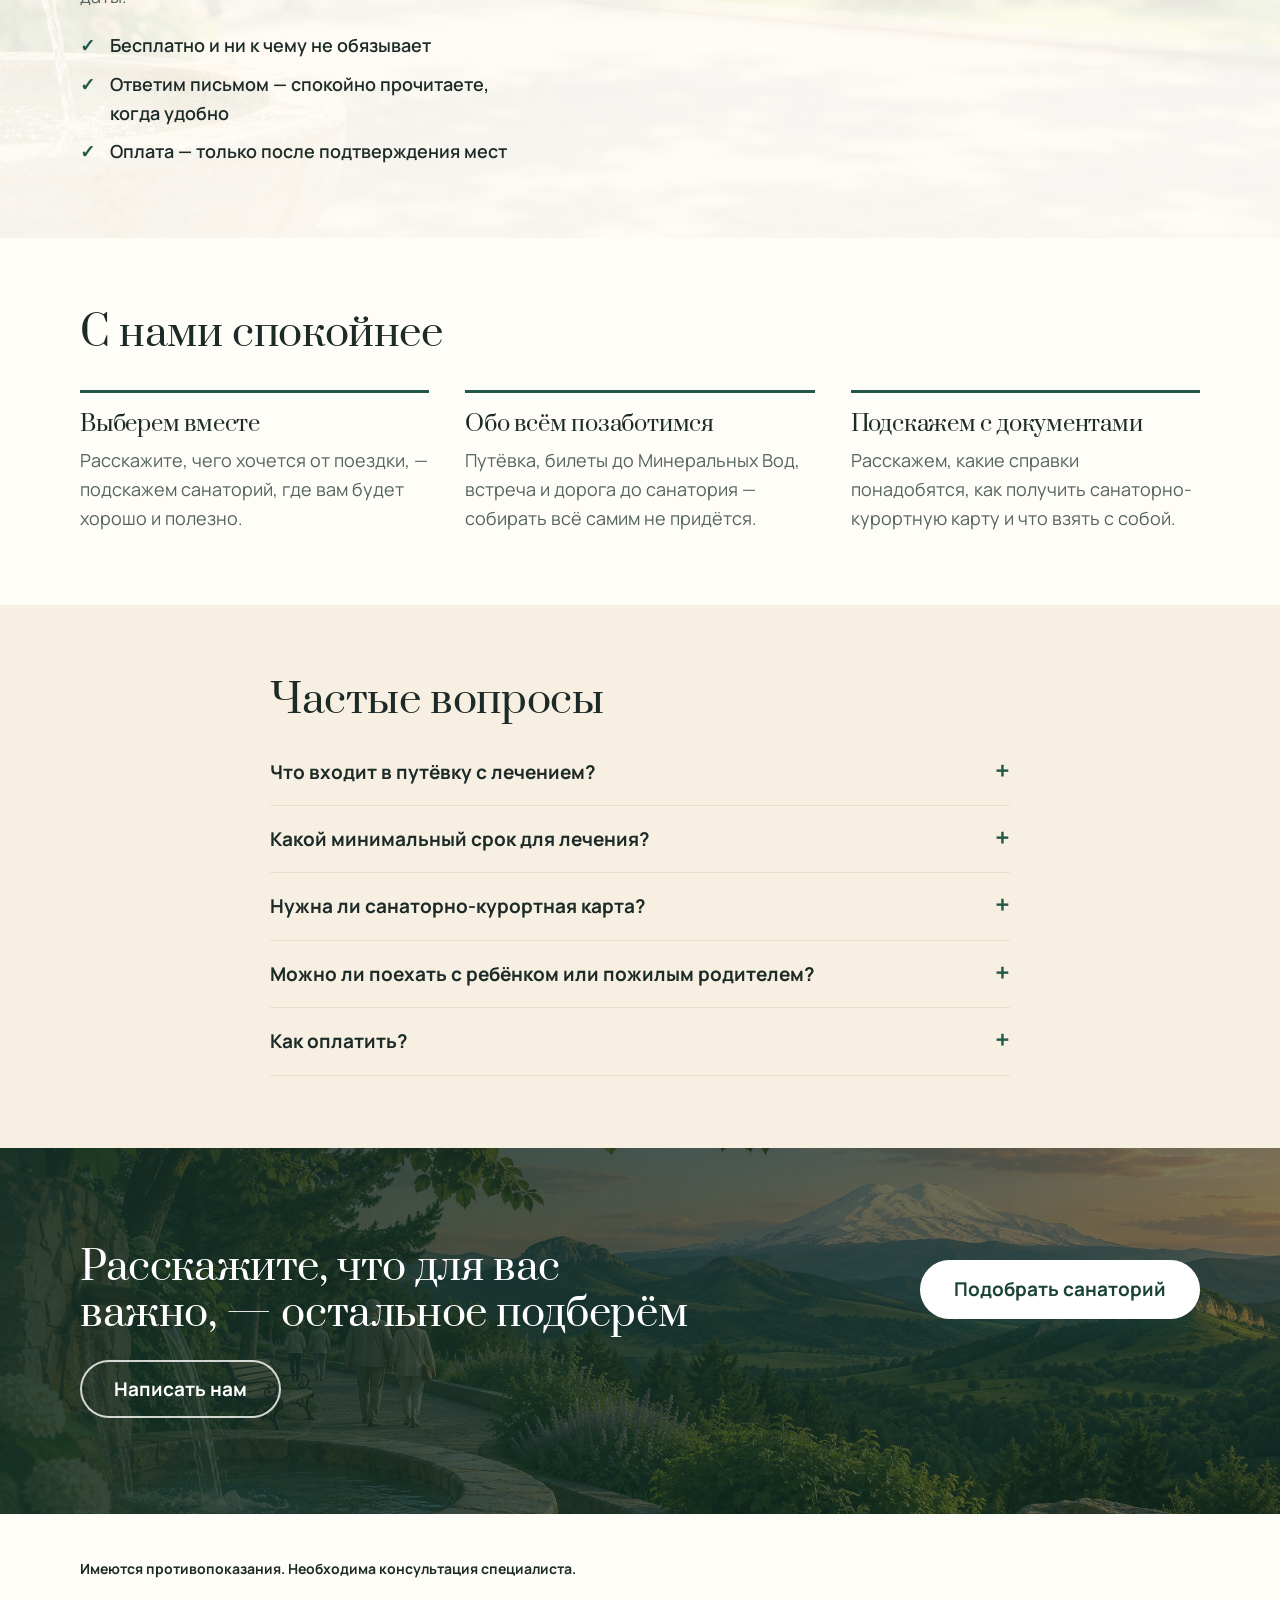
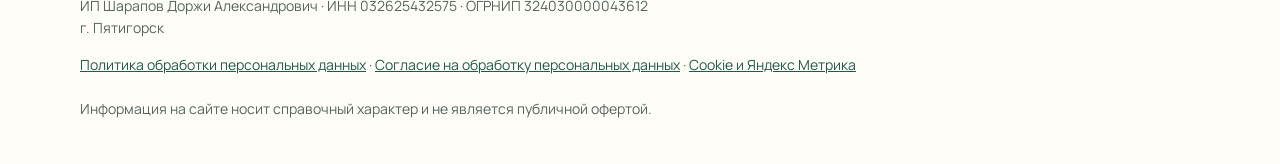
<file: pensioneram/index.html>
<!doctype html>
<html lang="ru">
<head>
<meta charset="utf-8">
<meta name="viewport" content="width=device-width,initial-scale=1,viewport-fit=cover">
<title>Санатории КМВ для пенсионеров с лечением — цены 2026–2027 | санаториикмв.рф</title>
<meta name="description" content="Санатории Кисловодска, Ессентуков и Пятигорска для пенсионеров: лечение, питание, удобное размещение. Цены 2026–2027, дорога и трансфер. Подбор бесплатно.">
<link rel="canonical" href="https://санаториикмв.рф/pensioneram/">
<meta property="og:title" content="Санатории КМВ для пенсионеров с лечением">
<meta property="og:description" content="Кисловодск, Ессентуки, Пятигорск, Железноводск. Путёвка, дорога и трансфер.">
<meta property="og:image" content="/img/og.jpg">
<link rel="icon" href="/favicon.ico" sizes="any">
<link rel="icon" href="/brand/icon.svg" type="image/svg+xml">
<link rel="apple-touch-icon" href="/brand/apple-touch-icon.png">
<meta name="theme-color" content="#24584A">
<link rel="preconnect" href="https://fonts.googleapis.com">
<link rel="stylesheet" href="https://fonts.googleapis.com/css2?family=Prata&family=Manrope:wght@400;500;600;700;800&display=swap">
<link rel="stylesheet" href="/style.css?v=17">
</head>
<body data-g="g8">
<header class="top">
  <div class="wrap top-in">
    <a class="logo" href="/"><img src="/brand/icon.svg" alt="" width="44" height="44"><span><b>Санатории КМВ</b><small>подбор под ваше лечение</small></span></a>
    <nav><a href="#resorts">Курорты</a><a href="#prices">Цены</a><a href="#how">Как подбираем</a><a href="#faq">Вопросы</a></nav>
    <div class="top-cta">
            <a class="btn btn-sm" href="#quiz" data-goal="cta_header">Подобрать санаторий</a>
    </div>
  </div>
</header>

<section class="hero">
  <div class="hero-art" aria-hidden="true" style="--hd:url(/img/hero-kislovodsk-desktop.jpg);--hm:url(/img/hero-kislovodsk-mobile.jpg)"></div>
  <div class="wrap hero-in">
    <div class="hero-copy">
      <p class="kicker" id="heroKicker">Для пенсионеров · Кисловодск, Ессентуки, Пятигорск</p>
      <h1 id="heroTitle">Санатории КМВ для пенсионеров с лечением</h1>
      <p class="lead" id="heroLead">Подскажем санаторий, где спокойно и удобно в любом возрасте: лечение рядом, лифт, парк, — и поможем всё устроить: путёвку по цене санатория, дорогу и встречу на месте.</p>
      <div class="hero-actions">
        <a class="btn btn-lg" href="#quiz" data-goal="cta_hero">Подобрать санаторий</a>
        <button type="button" class="btn ghost btn-lg" data-callback data-goal="cb_hero">Написать нам</button>
        <span class="hero-note">Подбор бесплатно · ответим письмом в течение рабочего дня</span>
        <span class="hero-warn">Имеются противопоказания. Необходима консультация специалиста.</span>
      </div>
    </div>
    <ul class="promise">
      <li><b>Подбор бесплатно</b><span>за подбор и консультацию не платите</span></li>
      <li><b>Цена как у санатория</b><span>без наценки к официальной цене</span></li>
      <li><b>Путёвка + дорога + трансфер</b><span>один человек ведёт всю поездку; дорога — по отдельной цене</span></li>
    </ul>
  </div>
</section>

<section class="profiles">
  <div class="wrap">
    <p class="eyebrow">Что лечат на Кавминводах</p>
    <div class="tiles">
      <a href="#resorts" class="tile"><img src="/img/treat-gi.jpg" alt="" loading="lazy" width="800" height="800"><span>Желудок, кишечник, печень</span></a>
      <a href="#resorts" class="tile"><img src="/img/treat-joints.jpg" alt="" loading="lazy" width="800" height="800"><span>Суставы и позвоночник</span></a>
      <a href="#resorts" class="tile"><img src="/img/treat-heart.jpg" alt="" loading="lazy" width="800" height="800"><span>Сердце и сосуды</span></a>
      <a href="#resorts" class="tile"><img src="/img/treat-nerves.jpg" alt="" loading="lazy" width="800" height="800"><span>Нервная система</span></a>
      <a href="#resorts" class="tile"><img src="/img/treat-diabetes.jpg" alt="" loading="lazy" width="800" height="800"><span>Диабет и обмен веществ</span></a>
      <a href="#resorts" class="tile"><img src="/img/treat-breath.jpg" alt="" loading="lazy" width="800" height="800"><span>Органы дыхания</span></a>
      <a href="#resorts" class="tile"><img src="/img/treat-uro.jpg" alt="" loading="lazy" width="800" height="800"><span>Урология, гинекология</span></a>
      <a href="#resorts" class="tile"><img src="/img/treat-wellness.jpg" alt="" loading="lazy" width="800" height="800"><span>Оздоровление и отдых</span></a>
    </div>
    <p class="bridge">Какой курорт подходит под вашу задачу — ниже. Программу лечения на месте назначит врач санатория.</p>
  </div>
</section>

<section id="resorts" class="block">
  <div class="wrap">
    <div class="sec-head"><h2>Четыре курорта — четыре разных лечения</h2><p>Курорты в 20–40 минутах друг от друга, но вода, климат и процедуры у каждого свои. Поэтому сначала выбираем курорт под задачу, потом санаторий.</p></div>
    <div class="resorts">
      <article class="resort" data-g="g1">
        <div class="r-top" style="background-image:url(/img/resort-kislovodsk.jpg)"><span class="r-water">Нарзан</span><h3>Кисловодск</h3></div>
        <p>Горный воздух, нарзанные ванны, терренкуры в самом большом курортном парке Европы.</p>
        <p class="r-for"><b>Подходит:</b> сердце и сосуды, органы дыхания, нервная система, восстановление.</p>
        <a href="#quiz" data-resort="Кисловодск" class="r-link">Подобрать в Кисловодске →</a>
      </article>
      <article class="resort" data-g="g2">
        <div class="r-top" style="background-image:url(/img/resort-essentuki.jpg)"><span class="r-water">Ессентуки №4, №17</span><h3>Ессентуки</h3></div>
        <p>Главный питьевой курорт страны и грязелечебница им. Семашко.</p>
        <p class="r-for"><b>Подходит:</b> желудок и кишечник, печень, диабет и обмен веществ.</p>
        <a href="#quiz" data-resort="Ессентуки" class="r-link">Подобрать в Ессентуках →</a>
      </article>
      <article class="resort" data-g="g3">
        <div class="r-top" style="background-image:url(/img/resort-pyatigorsk.jpg)"><span class="r-water">Радон, грязи</span><h3>Пятигорск</h3></div>
        <p>Радоновые ванны и тамбуканская грязь — одно из сильных направлений в России.</p>
        <p class="r-for"><b>Подходит:</b> суставы и позвоночник, кожа, нервная система, гинекология.</p>
        <a href="#quiz" data-resort="Пятигорск" class="r-link">Подобрать в Пятигорске →</a>
      </article>
      <article class="resort" data-g="g3">
        <div class="r-top" style="background-image:url(/img/resort-zheleznovodsk.jpg)"><span class="r-water">Славяновская, Смирновская</span><h3>Железноводск</h3></div>
        <p>Тихий зелёный курорт у горы Железной, тёплые питьевые воды.</p>
        <p class="r-for"><b>Подходит:</b> урология и почки, желудок и кишечник.</p>
        <a href="#quiz" data-resort="Железноводск" class="r-link">Подобрать в Железноводске →</a>
      </article>
    </div>
    <p class="fine">Профили приведены в общих чертах. Показания и противопоказания определяет врач санатория; для лечения обычно нужна санаторно-курортная карта.</p>
  </div>
</section>

<section class="band"><div class="wrap band-in"><div><b>Не знаете, какой курорт выбрать?</b><span>Ответьте на 5 вопросов — предложим 2–3 подходящих санатория.</span></div><div class="band-btns"><a class="btn" href="#quiz" data-goal="cta_resorts">Подобрать санаторий</a><button type="button" class="btn ghost" data-callback data-goal="cta_resorts_cb">Написать нам</button></div></div></section>

<section id="prices" class="block tint">
  <div class="wrap">
    <div class="sec-head"><h2>Сколько стоит санаторий для пенсионеров</h2><p>Цена за сутки на человека: проживание, питание и лечение по профилю. Примеры открытых цен санаториев на ноябрь 2026 — точную стоимость на ваши даты пришлём после подбора.</p></div>
    <div class="price-grid">
      <div class="price"><img src="/img/price-standard.jpg" alt="" loading="lazy" width="1200" height="800"><span class="p-cls">Пятигорск</span><h3>«Лесная поляна»</h3><b>от 5 200 ₽</b><span>сутки на человека с лечением и питанием</span><em>14 дней — от 72 800 ₽</em></div>
      <div class="price hl"><img src="/img/price-comfort.jpg" alt="" loading="lazy" width="1200" height="800"><span class="p-cls">Железноводск</span><h3>«Елизавета — Минеральные Воды»</h3><b>от 6 500 ₽</b><span>сутки на человека с лечением и питанием</span><em>14 дней — от 91 000 ₽</em></div>
      <div class="price"><img src="/img/price-premium.jpg" alt="" loading="lazy" width="1200" height="800"><span class="p-cls">Кисловодск</span><h3>«Центросоюз»</h3><b>от 6 630 ₽</b><span>сутки на человека с лечением и питанием</span><em>14 дней — от 92 820 ₽</em></div>
    </div>
    <p class="fine">Ориентиры, не оферта: опубликованные цены «от», ноябрь 2026. Цена зависит от сезона, номера и программы; в праздники и летом выше. Подбираем и среди других санаториев, удобных для старшего возраста.</p>
  </div>
</section>

<section class="band"><div class="wrap band-in"><div><b>Нужны цены на ваши даты?</b><span>Пришлём стоимость путёвки с лечением на нужные даты и количество человек.</span></div><div class="band-btns"><a class="btn" href="#quiz" data-goal="cta_prices">Узнать цены на мои даты</a><button type="button" class="btn ghost" data-callback data-goal="cta_prices_cb">Написать нам</button></div></div></section>

<section id="how" class="block">
  <div class="wrap">
    <div class="sec-head"><h2>Как всё будет</h2><p>С первого письма и до приезда в санаторий с вами на связи один и тот же человек.</p></div>
    <ol class="steps">
      <li><b>Вы рассказываете о себе</b><span>Пять простых вопросов: куда хочется, когда, на сколько дней и какой бюджет.</span></li>
      <li><b>Мы ищем санаторий для вас</b><span>Смотрим, где хорошая программа, удобные номера и есть места на ваши даты.</span></li>
      <li><b>Присылаем 2–3 варианта на почту</b><span>С ценами и понятным описанием, что входит в путёвку. На вопросы отвечаем там же, в переписке.</span></li>
      <li><b>Помогаем собраться</b><span>Бронируем путёвку, подбираем билеты до Минеральных Вод, вас встретят и довезут до санатория.</span></li>
    </ol>
  </div>
</section>

<section id="quiz" class="block quiz-sec">
  <div class="wrap quiz-wrap">
    <div class="quiz-aside">
      <img class="consult" src="/img/consultant.jpg" alt="" loading="lazy" width="900" height="1100">
      <h2>Подбор санатория</h2>
      <p>Ответьте на 5 вопросов — подберём 2–3 подходящих санатория и пришлём цены на ваши даты.</p>
      <ul class="aside-list">
        <li>Бесплатно и ни к чему не обязывает</li>
        <li>Ответим письмом — спокойно прочитаете, когда удобно</li>
        <li>Оплата — только после подтверждения мест</li>
      </ul>
    </div>
    <form id="q" novalidate>
      <div class="qbar"><span id="qbarFill"></span></div>
      <div class="qstep is-active" data-step="1">
        <p class="qtitle">Какой формат поездки интересует?</p>
        <p class="qhint">Можно выбрать несколько. Диагнозы указывать не нужно — программу лечения подберёт врач санатория.</p>
        <div class="opts">
          <label><input type="checkbox" name="profile" value="Санаторий с программой лечения">Санаторий с программой лечения</label>
          <label><input type="checkbox" name="profile" value="Оздоровление и отдых">Оздоровление и отдых</label>
          <label><input type="checkbox" name="profile" value="Поездка для родителей">Поездка для родителей</label>
          <label><input type="checkbox" name="profile" value="Поездка с детьми">Поездка с детьми</label>
          <label><input type="checkbox" name="profile" value="Нужна консультация">Пока не знаю, нужна консультация</label>
        </div>
      </div>
      <div class="qstep" data-step="2">
        <p class="qtitle">Есть пожелания по курорту?</p>
        <div class="opts">
          <label><input type="radio" name="resort" value="Кисловодск">Кисловодск</label>
          <label><input type="radio" name="resort" value="Ессентуки">Ессентуки</label>
          <label><input type="radio" name="resort" value="Пятигорск">Пятигорск</label>
          <label><input type="radio" name="resort" value="Железноводск">Железноводск</label>
          <label class="wide"><input type="radio" name="resort" value="Не важно" checked>Не важно — подберите по лечению</label>
        </div>
      </div>
      <div class="qstep" data-step="3">
        <p class="qtitle">Когда и на сколько дней?</p>
        <div class="grid2">
          <label class="fld">Месяц заезда<select name="month" id="month">
            <option value="">Выберите</option><option>Декабрь 2026</option><option>Новый год</option><option>Январь 2027</option><option>Февраль 2027</option><option>Март 2027</option><option>Апрель 2027</option><option>Май 2027</option><option>Лето 2027</option><option>Пока не знаю</option></select></label>
          <label class="fld">Длительность<select name="nights" id="nights">
            <option value="">Выберите</option><option>7–9 дней</option><option>10–14 дней</option><option>15–21 день</option><option>Пока не знаю</option></select></label>
        </div>
      </div>
      <div class="qstep" data-step="4">
        <p class="qtitle">Кто едет и какой бюджет?</p>
        <div class="grid2">
          <label class="fld">Взрослых<input type="number" name="adults" id="adults" min="1" value="1" inputmode="numeric"></label>
          <label class="fld">Детей<input type="number" name="children" id="children" min="0" value="0" inputmode="numeric"></label>
        </div>
        <div class="opts">
          <label><input type="radio" name="age" value="до 55">Все до 55 лет</label>
          <label><input type="radio" name="age" value="55+">Есть путешественники 55+</label>
        </div>
        <label class="fld">Бюджет на одного за всю путёвку<select name="budget" id="budget">
          <option value="">Выберите</option><option>до 60 тыс. ₽</option><option>60–100 тыс. ₽</option><option>100–150 тыс. ₽</option><option>больше 150 тыс. ₽</option><option>Не знаю, подскажите</option></select></label>
        <label class="chk"><input type="checkbox" name="need_trip" id="need_trip" value="yes" checked><span>Нужна помощь с дорогой и трансфером</span></label>
      </div>
      <div class="qstep" data-step="5">
        <p class="qtitle">Куда прислать подбор?</p>
        <p class="qhint">Пришлём 2–3 варианта санаториев с ценами письмом — спокойно прочитаете и ответите, когда удобно.</p>
        <label class="fld">Как к вам обращаться<input name="name" id="name" autocomplete="name" required></label>
        <label class="fld">Электронная почта<input name="email" id="email" type="email" autocomplete="email" inputmode="email" placeholder="name@mail.ru" required></label>
        <label class="fld">Телефон <small class="fld-note">— необязательно, если захотите, чтобы мы позвонили</small><input name="phone" id="phone" type="tel" autocomplete="tel" placeholder="+7"></label>
        <label class="fld">Комментарий, если есть <small class="fld-note">— без диагнозов и медицинских данных</small><textarea name="comment" id="comment" rows="2" placeholder="Пожелания, город отправления"></textarea></label>
        <label class="chk"><input type="checkbox" name="privacy_consent" id="privacy_consent" value="yes" required><span>Согласен на обработку персональных данных на условиях <a href="/consent.html" target="_blank">согласия</a> и <a href="/privacy.html" target="_blank">политики</a></span></label>
      </div>
      <div class="qnav">
        <button type="button" class="btn ghost" id="back" hidden>Назад</button>
        <span class="prog" id="prog">Вопрос 1 из 5</span>
        <button type="button" class="btn" id="next">Далее</button>
        <button type="submit" class="btn" id="send" hidden>Получить подбор</button>
      </div>
      <p class="qstatus" id="qstatus" role="status"></p>
    </form>
    <div class="done" id="done" hidden>
      <h3>Спасибо, заявка принята</h3>
      <p>Пришлём варианты санаториев на вашу почту в течение рабочего дня. Если письма нет — загляните в папку «Спам».</p>
    </div>
  </div>
</section>

<section class="block">
  <div class="wrap">
    <div class="sec-head"><h2>С нами спокойнее</h2></div>
    <div class="why">
      <div><h3>Выберем вместе</h3><p>Расскажите, чего хочется от поездки, — подскажем санаторий, где вам будет хорошо и полезно.</p></div>
      <div><h3>Обо всём позаботимся</h3><p>Путёвка, билеты до Минеральных Вод, встреча и дорога до санатория — собирать всё самим не придётся.</p></div>
      <div><h3>Подскажем с документами</h3><p>Расскажем, какие справки понадобятся, как получить санаторно-курортную карту и что взять с собой.</p></div>
    </div>
  </div>
</section>

<section id="faq" class="block tint">
  <div class="wrap narrow">
    <h2>Частые вопросы</h2>
    <details><summary>Что входит в путёвку с лечением?</summary><p>Обычно проживание, питание и лечение по профилю: консультации врача, процедуры, питьё минеральной воды. Набор процедур зависит от санатория и длительности — при подборе пришлём программу.</p></details>
    <details><summary>Какой минимальный срок для лечения?</summary><p>Врачи рекомендуют от 10–14 дней, чтобы курс дал эффект. Многие санатории продают путёвки с лечением от 7–10 дней.</p></details>
    <details><summary>Нужна ли санаторно-курортная карта?</summary><p>Как правило, да — её оформляют в поликлинике. Если карты нет, во многих санаториях можно пройти обследование на месте за доплату. Уточним под выбранный санаторий.</p></details>
    <details><summary>Можно ли поехать с ребёнком или пожилым родителем?</summary><p>Да. Подберём санаторий, где принимают детей нужного возраста или где удобно людям старшего возраста: лифт, лечение в одном корпусе, близко к парку.</p></details>
    <details><summary>Как оплатить?</summary><p>После выбора санатория подтверждаем места и присылаем договор и счёт. Оплата — только после подтверждения.</p></details>
  </div>
</section>

<section class="cta">
  <div class="wrap cta-in"><h2>Расскажите, что для вас важно, — остальное подберём</h2><a class="btn btn-lg light" href="#quiz" data-goal="cta_bottom">Подобрать санаторий</a><button type="button" class="btn btn-lg ghost-light" data-callback data-goal="cb_bottom">Написать нам</button></div>
</section>

<footer class="foot">
  <div class="wrap">
    <p class="warn">Имеются противопоказания. Необходима консультация специалиста.</p>
    <p id="legal">ИП Шарапов Доржи Александрович · ИНН 032625432575 · ОГРНИП 324030000043612<br>г. Пятигорск</p>
    <p><a href="/privacy.html">Политика обработки персональных данных</a> · <a href="/consent.html">Согласие на обработку персональных данных</a> · <a href="/privacy.html#cookie">Cookie и Яндекс Метрика</a></p>
    <p class="fine">Информация на сайте носит справочный характер и не является публичной офертой.</p>
  </div>
</footer>

<div class="cb" id="cb" hidden role="dialog" aria-modal="true" aria-labelledby="cbTitle">
  <form class="cb-box" id="cbForm" novalidate>
    <button type="button" class="cb-x" data-cb-close aria-label="Закрыть">×</button>
    <h3 id="cbTitle">Напишем вам на почту</h3>
    <p class="qhint">Оставьте имя и почту — пришлём варианты санаториев и ответим на вопросы письмом.</p>
    <label class="fld">Как к вам обращаться<input name="name" id="cbName" autocomplete="name" required></label>
    <label class="fld">Электронная почта<input name="email" id="cbEmail" type="email" autocomplete="email" inputmode="email" placeholder="name@mail.ru" required></label>
    <label class="fld">Ваш вопрос или пожелания <small class="fld-note">— необязательно, без диагнозов</small><textarea name="comment" id="cbComment" rows="2" placeholder="Курорт, даты, сколько человек"></textarea></label>
    <label class="fld">Телефон <small class="fld-note">— необязательно, если удобнее созвониться</small><input name="phone" id="cbPhone" type="tel" autocomplete="tel" placeholder="+7"></label>
    <label class="chk"><input type="checkbox" name="privacy_consent" id="cbConsent" value="yes" required><span>Согласен на обработку персональных данных на условиях <a href="/consent.html" target="_blank">согласия</a> и <a href="/privacy.html" target="_blank">политики</a></span></label>
    <button type="submit" class="btn btn-lg" id="cbSend">Отправить</button>
    <p class="qstatus" id="cbStatus" role="status"></p>
    <div class="cb-done" id="cbDone" hidden><h3>Спасибо!</h3><p>Напишем вам на почту в течение рабочего дня. Если письма нет — загляните в «Спам».</p></div>
  </form>
</div>
<div class="sticky" id="sticky"><a class="btn" href="#quiz" data-goal="cta_sticky">Подобрать санаторий</a><button type="button" class="btn ghost" data-callback data-goal="cb_sticky" aria-label="Написать нам">Написать</button></div>
<div class="ck" id="ck" hidden><p>Сайт использует cookie и сервис Яндекс Метрика для статистики посещений. Продолжая пользоваться сайтом, вы соглашаетесь с этим. Подробнее — в <a href="/privacy.html#cookie">политике</a>.</p><button type="button" class="btn btn-sm" id="ckOk">Понятно</button></div>
<script src="/config.js?v=17"></script>
<script src="/app.js?v=17"></script>
</body>
</html>
</file>
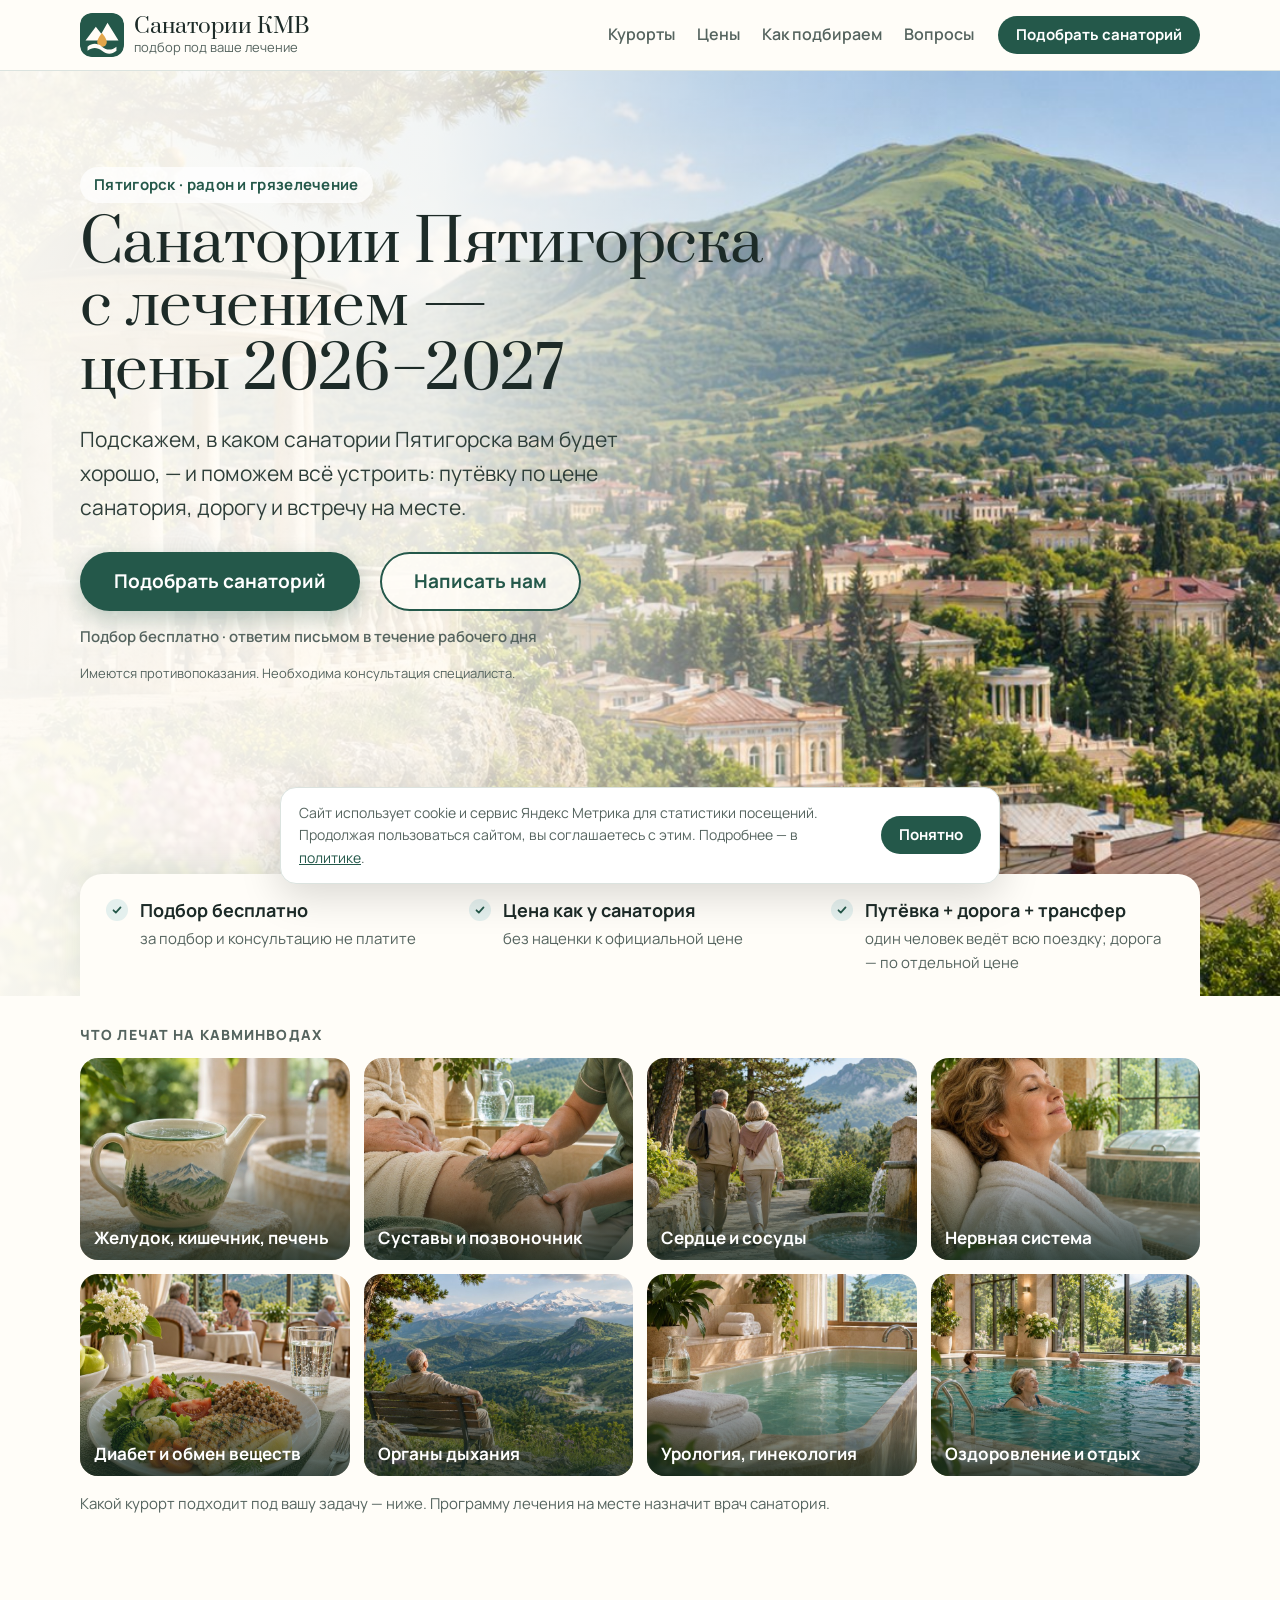
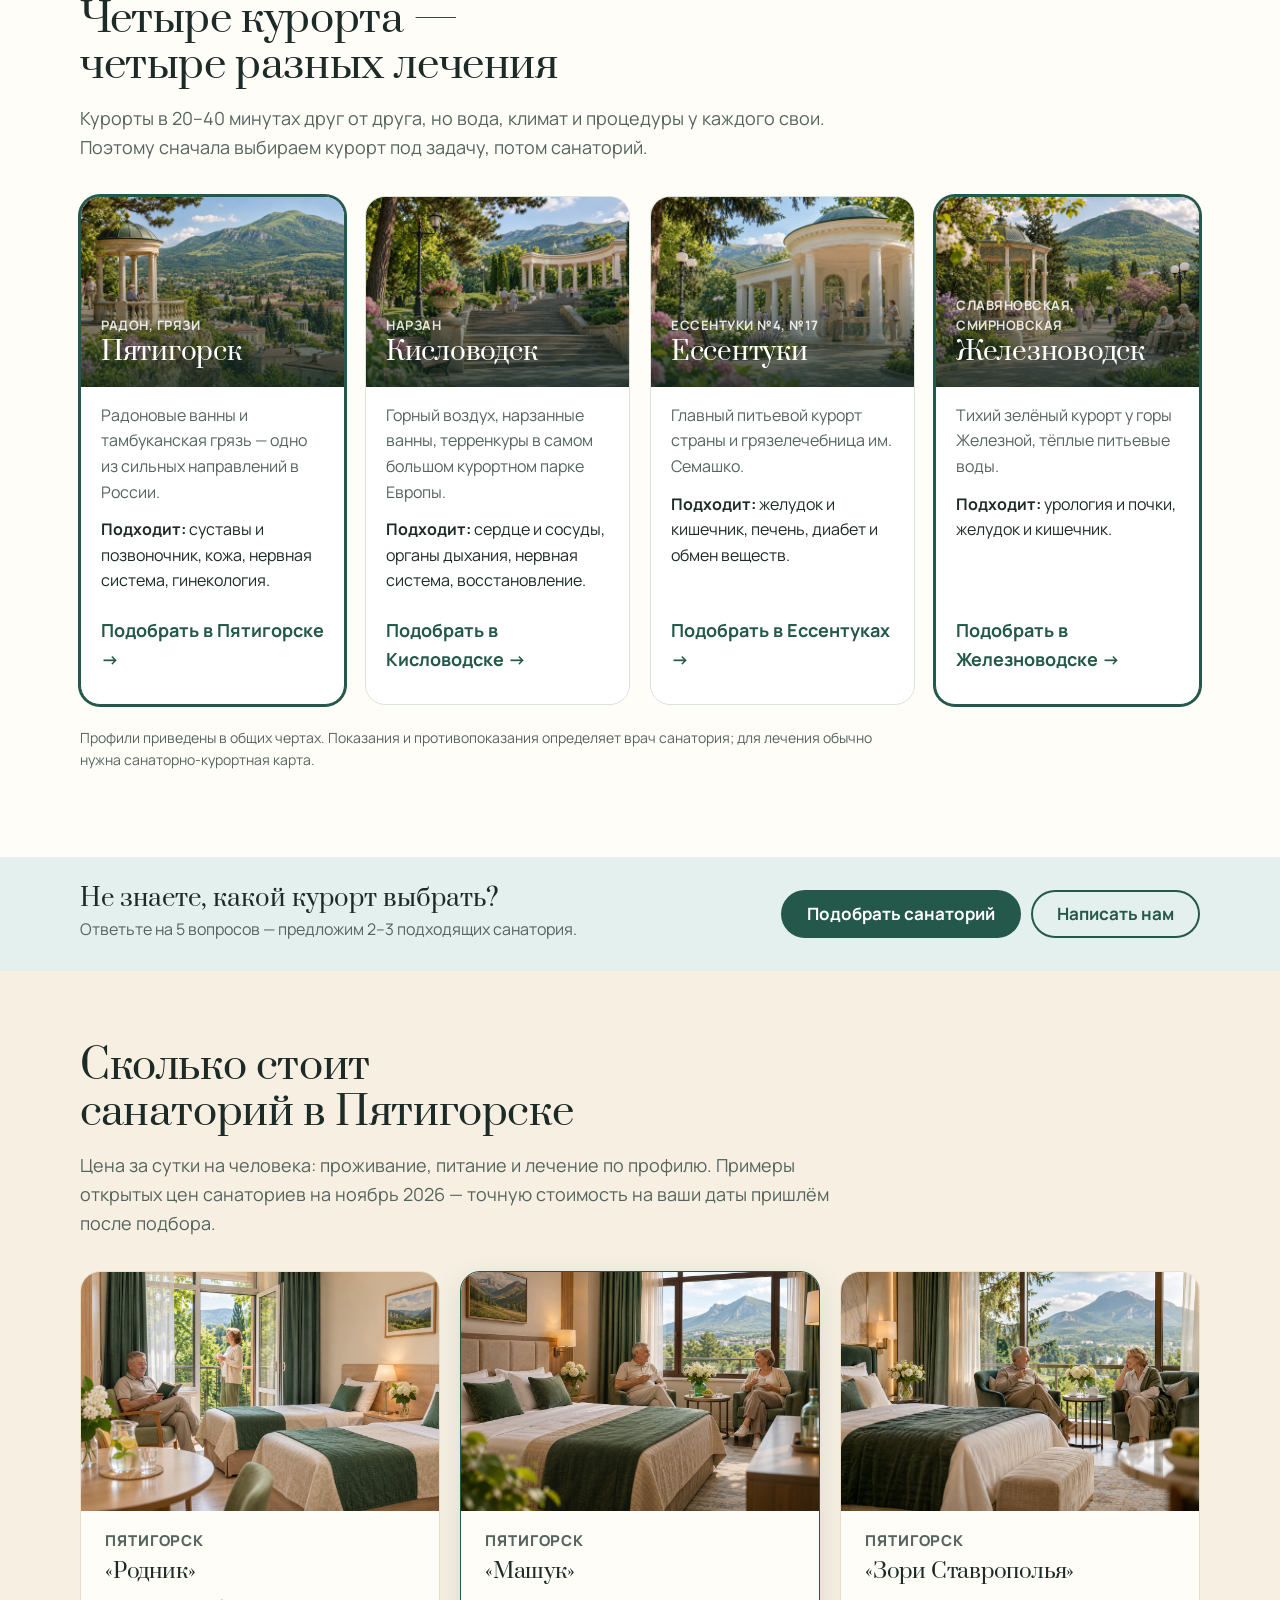
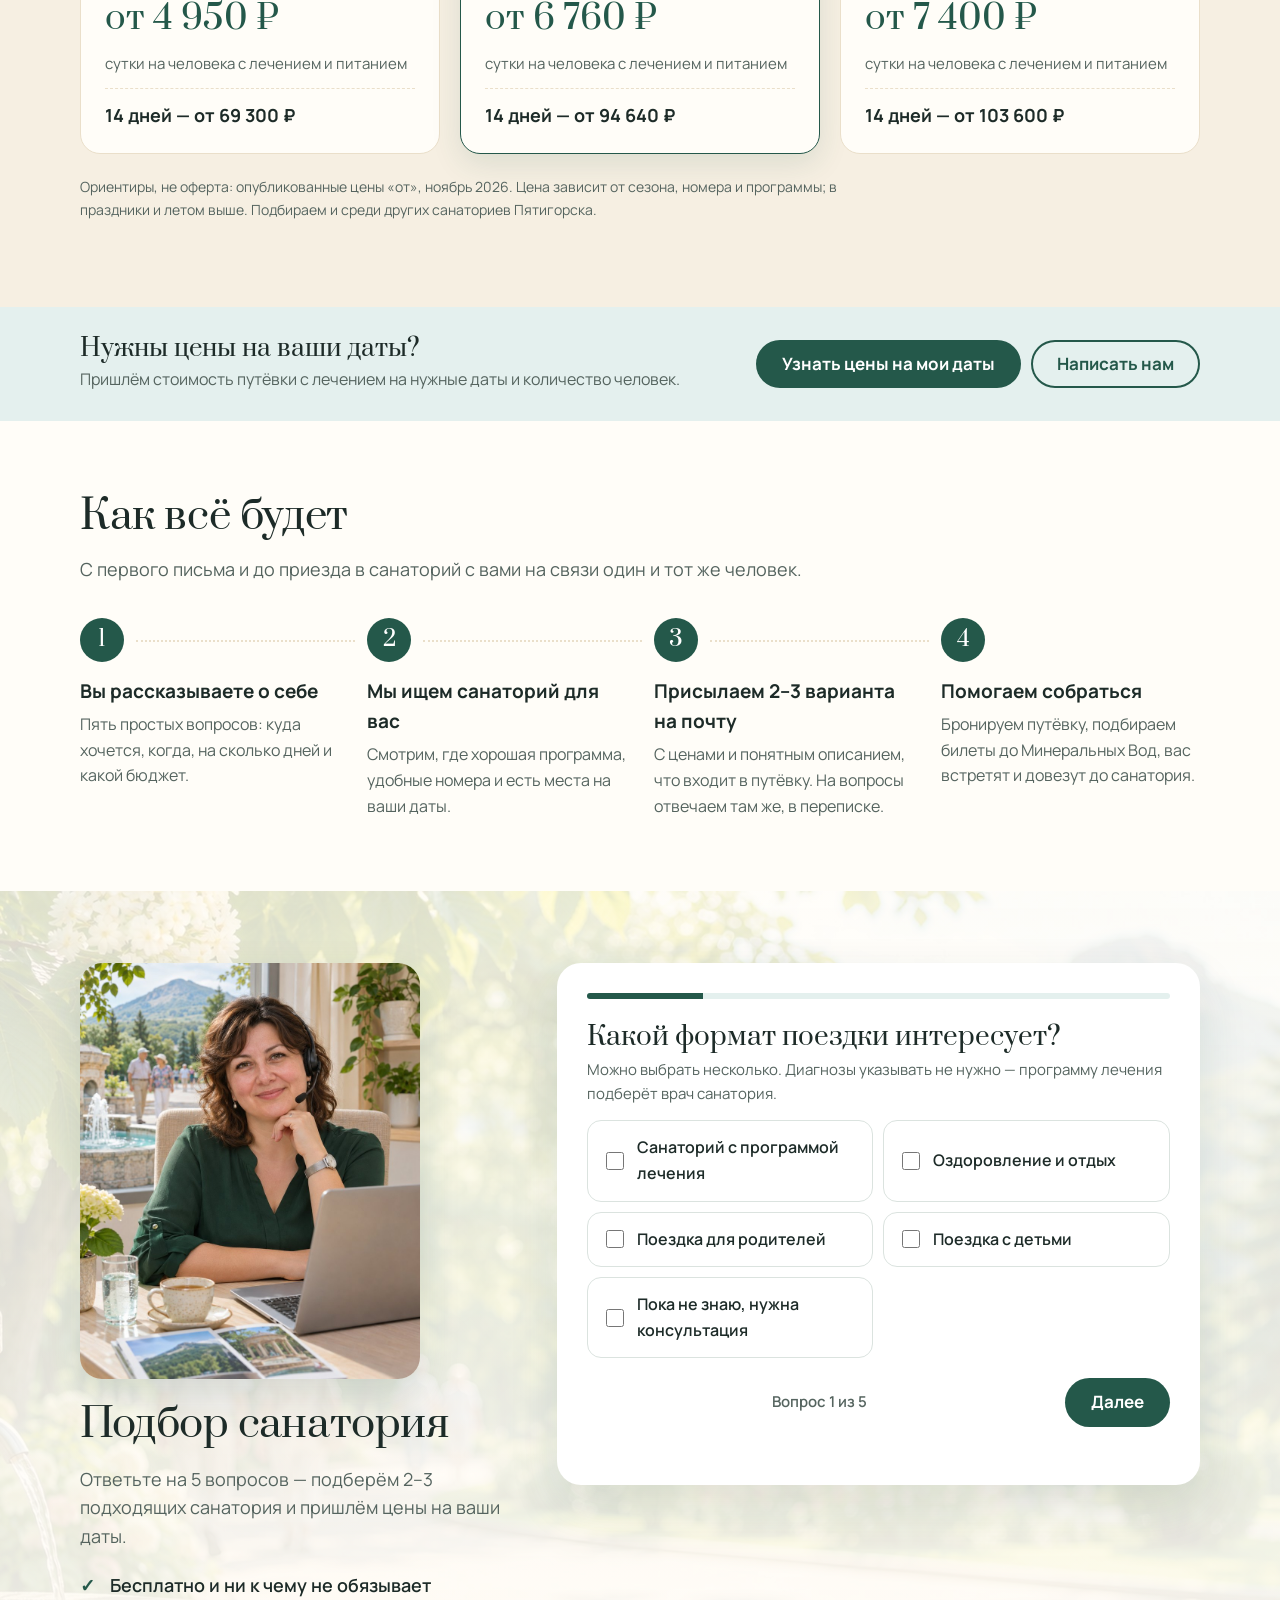
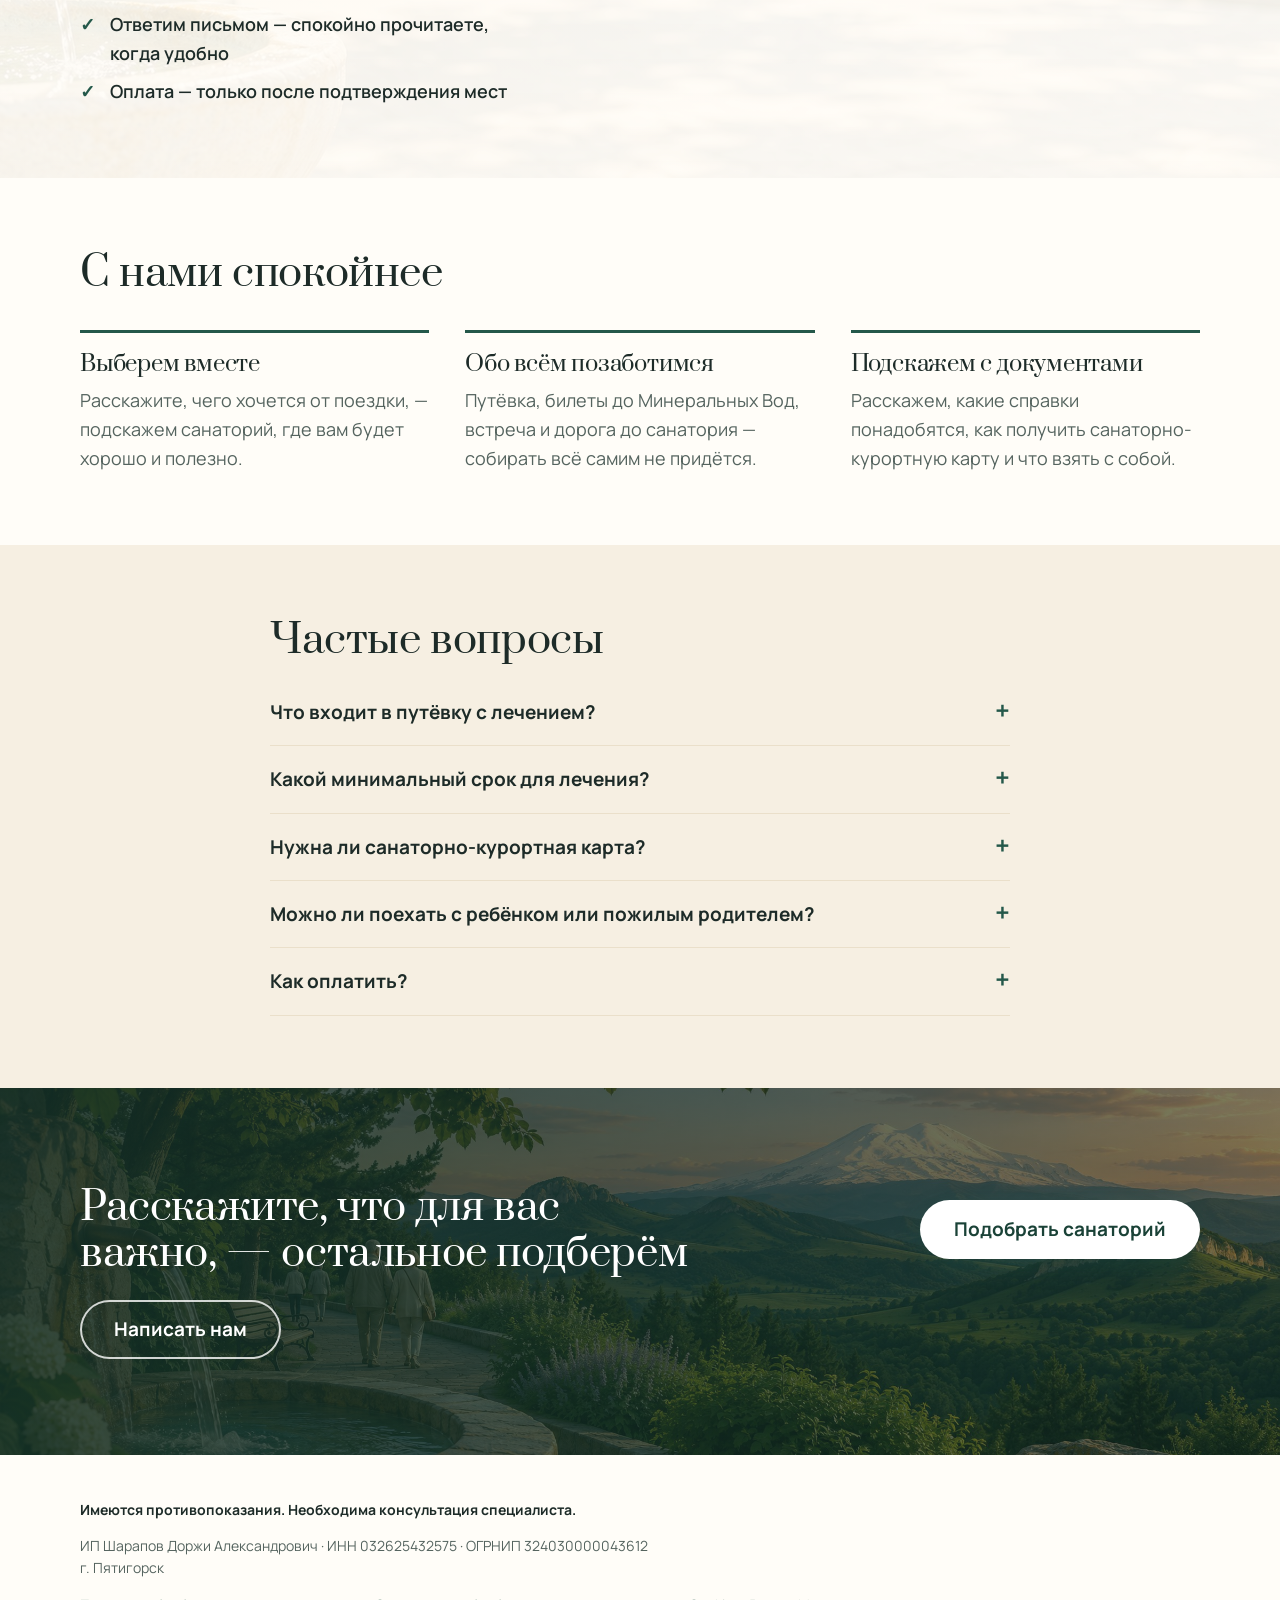
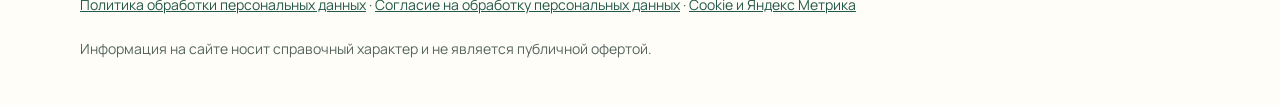
<file: pyatigorsk/index.html>
<!doctype html>
<html lang="ru">
<head>
<meta charset="utf-8">
<meta name="viewport" content="width=device-width,initial-scale=1,viewport-fit=cover">
<title>Санатории Пятигорска с лечением — цены 2026–2027 | санаториикмв.рф</title>
<meta name="description" content="Санатории Пятигорска с лечением: цены 2026–2027, радоновые ванны и грязелечение. Путёвка, дорога и трансфер. Подбор бесплатно.">
<link rel="canonical" href="https://санаториикмв.рф/pyatigorsk/">
<meta property="og:title" content="Санатории Пятигорска с лечением — цены 2026–2027">
<meta property="og:description" content="Кисловодск, Ессентуки, Пятигорск, Железноводск. Путёвка, дорога и трансфер.">
<meta property="og:image" content="/img/og.jpg">
<link rel="icon" href="/favicon.ico" sizes="any">
<link rel="icon" href="/brand/icon.svg" type="image/svg+xml">
<link rel="apple-touch-icon" href="/brand/apple-touch-icon.png">
<meta name="theme-color" content="#24584A">
<link rel="preconnect" href="https://fonts.googleapis.com">
<link rel="stylesheet" href="https://fonts.googleapis.com/css2?family=Prata&family=Manrope:wght@400;500;600;700;800&display=swap">
<link rel="stylesheet" href="/style.css?v=17">
</head>
<body data-g="g3">
<header class="top">
  <div class="wrap top-in">
    <a class="logo" href="/"><img src="/brand/icon.svg" alt="" width="44" height="44"><span><b>Санатории КМВ</b><small>подбор под ваше лечение</small></span></a>
    <nav><a href="#resorts">Курорты</a><a href="#prices">Цены</a><a href="#how">Как подбираем</a><a href="#faq">Вопросы</a></nav>
    <div class="top-cta">
            <a class="btn btn-sm" href="#quiz" data-goal="cta_header">Подобрать санаторий</a>
    </div>
  </div>
</header>

<section class="hero">
  <div class="hero-art" aria-hidden="true" style="--hd:url(/img/resort-pyatigorsk.jpg);--hm:url(/img/resort-pyatigorsk.jpg)"></div>
  <div class="wrap hero-in">
    <div class="hero-copy">
      <p class="kicker" id="heroKicker">Пятигорск · радон и грязелечение</p>
      <h1 id="heroTitle">Санатории Пятигорска с лечением — цены 2026–2027</h1>
      <p class="lead" id="heroLead">Подскажем, в каком санатории Пятигорска вам будет хорошо, — и поможем всё устроить: путёвку по цене санатория, дорогу и встречу на месте.</p>
      <div class="hero-actions">
        <a class="btn btn-lg" href="#quiz" data-goal="cta_hero">Подобрать санаторий</a>
        <button type="button" class="btn ghost btn-lg" data-callback data-goal="cb_hero">Написать нам</button>
        <span class="hero-note">Подбор бесплатно · ответим письмом в течение рабочего дня</span>
        <span class="hero-warn">Имеются противопоказания. Необходима консультация специалиста.</span>
      </div>
    </div>
    <ul class="promise">
      <li><b>Подбор бесплатно</b><span>за подбор и консультацию не платите</span></li>
      <li><b>Цена как у санатория</b><span>без наценки к официальной цене</span></li>
      <li><b>Путёвка + дорога + трансфер</b><span>один человек ведёт всю поездку; дорога — по отдельной цене</span></li>
    </ul>
  </div>
</section>

<section class="profiles">
  <div class="wrap">
    <p class="eyebrow">Что лечат на Кавминводах</p>
    <div class="tiles">
      <a href="#resorts" class="tile"><img src="/img/treat-gi.jpg" alt="" loading="lazy" width="800" height="800"><span>Желудок, кишечник, печень</span></a>
      <a href="#resorts" class="tile"><img src="/img/treat-joints.jpg" alt="" loading="lazy" width="800" height="800"><span>Суставы и позвоночник</span></a>
      <a href="#resorts" class="tile"><img src="/img/treat-heart.jpg" alt="" loading="lazy" width="800" height="800"><span>Сердце и сосуды</span></a>
      <a href="#resorts" class="tile"><img src="/img/treat-nerves.jpg" alt="" loading="lazy" width="800" height="800"><span>Нервная система</span></a>
      <a href="#resorts" class="tile"><img src="/img/treat-diabetes.jpg" alt="" loading="lazy" width="800" height="800"><span>Диабет и обмен веществ</span></a>
      <a href="#resorts" class="tile"><img src="/img/treat-breath.jpg" alt="" loading="lazy" width="800" height="800"><span>Органы дыхания</span></a>
      <a href="#resorts" class="tile"><img src="/img/treat-uro.jpg" alt="" loading="lazy" width="800" height="800"><span>Урология, гинекология</span></a>
      <a href="#resorts" class="tile"><img src="/img/treat-wellness.jpg" alt="" loading="lazy" width="800" height="800"><span>Оздоровление и отдых</span></a>
    </div>
    <p class="bridge">Какой курорт подходит под вашу задачу — ниже. Программу лечения на месте назначит врач санатория.</p>
  </div>
</section>

<section id="resorts" class="block">
  <div class="wrap">
    <div class="sec-head"><h2>Четыре курорта — четыре разных лечения</h2><p>Курорты в 20–40 минутах друг от друга, но вода, климат и процедуры у каждого свои. Поэтому сначала выбираем курорт под задачу, потом санаторий.</p></div>
    <div class="resorts">
      <article class="resort is-match" data-g="g3">
        <div class="r-top" style="background-image:url(/img/resort-pyatigorsk.jpg)"><span class="r-water">Радон, грязи</span><h3>Пятигорск</h3></div>
        <p>Радоновые ванны и тамбуканская грязь — одно из сильных направлений в России.</p>
        <p class="r-for"><b>Подходит:</b> суставы и позвоночник, кожа, нервная система, гинекология.</p>
        <a href="#quiz" data-resort="Пятигорск" class="r-link">Подобрать в Пятигорске →</a>
      </article>
      <article class="resort" data-g="g1">
        <div class="r-top" style="background-image:url(/img/resort-kislovodsk.jpg)"><span class="r-water">Нарзан</span><h3>Кисловодск</h3></div>
        <p>Горный воздух, нарзанные ванны, терренкуры в самом большом курортном парке Европы.</p>
        <p class="r-for"><b>Подходит:</b> сердце и сосуды, органы дыхания, нервная система, восстановление.</p>
        <a href="#quiz" data-resort="Кисловодск" class="r-link">Подобрать в Кисловодске →</a>
      </article>
      <article class="resort" data-g="g2">
        <div class="r-top" style="background-image:url(/img/resort-essentuki.jpg)"><span class="r-water">Ессентуки №4, №17</span><h3>Ессентуки</h3></div>
        <p>Главный питьевой курорт страны и грязелечебница им. Семашко.</p>
        <p class="r-for"><b>Подходит:</b> желудок и кишечник, печень, диабет и обмен веществ.</p>
        <a href="#quiz" data-resort="Ессентуки" class="r-link">Подобрать в Ессентуках →</a>
      </article>
      <article class="resort" data-g="g3">
        <div class="r-top" style="background-image:url(/img/resort-zheleznovodsk.jpg)"><span class="r-water">Славяновская, Смирновская</span><h3>Железноводск</h3></div>
        <p>Тихий зелёный курорт у горы Железной, тёплые питьевые воды.</p>
        <p class="r-for"><b>Подходит:</b> урология и почки, желудок и кишечник.</p>
        <a href="#quiz" data-resort="Железноводск" class="r-link">Подобрать в Железноводске →</a>
      </article>
    </div>
    <p class="fine">Профили приведены в общих чертах. Показания и противопоказания определяет врач санатория; для лечения обычно нужна санаторно-курортная карта.</p>
  </div>
</section>

<section class="band"><div class="wrap band-in"><div><b>Не знаете, какой курорт выбрать?</b><span>Ответьте на 5 вопросов — предложим 2–3 подходящих санатория.</span></div><div class="band-btns"><a class="btn" href="#quiz" data-goal="cta_resorts">Подобрать санаторий</a><button type="button" class="btn ghost" data-callback data-goal="cta_resorts_cb">Написать нам</button></div></div></section>

<section id="prices" class="block tint">
  <div class="wrap">
    <div class="sec-head"><h2>Сколько стоит санаторий в Пятигорске</h2><p>Цена за сутки на человека: проживание, питание и лечение по профилю. Примеры открытых цен санаториев на ноябрь 2026 — точную стоимость на ваши даты пришлём после подбора.</p></div>
    <div class="price-grid">
      <div class="price"><img src="/img/price-standard.jpg" alt="" loading="lazy" width="1200" height="800"><span class="p-cls">Пятигорск</span><h3>«Родник»</h3><b>от 4 950 ₽</b><span>сутки на человека с лечением и питанием</span><em>14 дней — от 69 300 ₽</em></div>
      <div class="price hl"><img src="/img/price-comfort.jpg" alt="" loading="lazy" width="1200" height="800"><span class="p-cls">Пятигорск</span><h3>«Машук»</h3><b>от 6 760 ₽</b><span>сутки на человека с лечением и питанием</span><em>14 дней — от 94 640 ₽</em></div>
      <div class="price"><img src="/img/price-premium.jpg" alt="" loading="lazy" width="1200" height="800"><span class="p-cls">Пятигорск</span><h3>«Зори Ставрополья»</h3><b>от 7 400 ₽</b><span>сутки на человека с лечением и питанием</span><em>14 дней — от 103 600 ₽</em></div>
    </div>
    <p class="fine">Ориентиры, не оферта: опубликованные цены «от», ноябрь 2026. Цена зависит от сезона, номера и программы; в праздники и летом выше. Подбираем и среди других санаториев Пятигорска.</p>
  </div>
</section>

<section class="band"><div class="wrap band-in"><div><b>Нужны цены на ваши даты?</b><span>Пришлём стоимость путёвки с лечением на нужные даты и количество человек.</span></div><div class="band-btns"><a class="btn" href="#quiz" data-goal="cta_prices">Узнать цены на мои даты</a><button type="button" class="btn ghost" data-callback data-goal="cta_prices_cb">Написать нам</button></div></div></section>

<section id="how" class="block">
  <div class="wrap">
    <div class="sec-head"><h2>Как всё будет</h2><p>С первого письма и до приезда в санаторий с вами на связи один и тот же человек.</p></div>
    <ol class="steps">
      <li><b>Вы рассказываете о себе</b><span>Пять простых вопросов: куда хочется, когда, на сколько дней и какой бюджет.</span></li>
      <li><b>Мы ищем санаторий для вас</b><span>Смотрим, где хорошая программа, удобные номера и есть места на ваши даты.</span></li>
      <li><b>Присылаем 2–3 варианта на почту</b><span>С ценами и понятным описанием, что входит в путёвку. На вопросы отвечаем там же, в переписке.</span></li>
      <li><b>Помогаем собраться</b><span>Бронируем путёвку, подбираем билеты до Минеральных Вод, вас встретят и довезут до санатория.</span></li>
    </ol>
  </div>
</section>

<section id="quiz" class="block quiz-sec">
  <div class="wrap quiz-wrap">
    <div class="quiz-aside">
      <img class="consult" src="/img/consultant.jpg" alt="" loading="lazy" width="900" height="1100">
      <h2>Подбор санатория</h2>
      <p>Ответьте на 5 вопросов — подберём 2–3 подходящих санатория и пришлём цены на ваши даты.</p>
      <ul class="aside-list">
        <li>Бесплатно и ни к чему не обязывает</li>
        <li>Ответим письмом — спокойно прочитаете, когда удобно</li>
        <li>Оплата — только после подтверждения мест</li>
      </ul>
    </div>
    <form id="q" novalidate>
      <div class="qbar"><span id="qbarFill"></span></div>
      <div class="qstep is-active" data-step="1">
        <p class="qtitle">Какой формат поездки интересует?</p>
        <p class="qhint">Можно выбрать несколько. Диагнозы указывать не нужно — программу лечения подберёт врач санатория.</p>
        <div class="opts">
          <label><input type="checkbox" name="profile" value="Санаторий с программой лечения">Санаторий с программой лечения</label>
          <label><input type="checkbox" name="profile" value="Оздоровление и отдых">Оздоровление и отдых</label>
          <label><input type="checkbox" name="profile" value="Поездка для родителей">Поездка для родителей</label>
          <label><input type="checkbox" name="profile" value="Поездка с детьми">Поездка с детьми</label>
          <label><input type="checkbox" name="profile" value="Нужна консультация">Пока не знаю, нужна консультация</label>
        </div>
      </div>
      <div class="qstep" data-step="2">
        <p class="qtitle">Есть пожелания по курорту?</p>
        <div class="opts">
          <label><input type="radio" name="resort" value="Кисловодск">Кисловодск</label>
          <label><input type="radio" name="resort" value="Ессентуки">Ессентуки</label>
          <label><input type="radio" name="resort" value="Пятигорск" checked>Пятигорск</label>
          <label><input type="radio" name="resort" value="Железноводск">Железноводск</label>
          <label class="wide"><input type="radio" name="resort" value="Не важно">Не важно — подберите по лечению</label>
        </div>
      </div>
      <div class="qstep" data-step="3">
        <p class="qtitle">Когда и на сколько дней?</p>
        <div class="grid2">
          <label class="fld">Месяц заезда<select name="month" id="month">
            <option value="">Выберите</option><option>Декабрь 2026</option><option>Новый год</option><option>Январь 2027</option><option>Февраль 2027</option><option>Март 2027</option><option>Апрель 2027</option><option>Май 2027</option><option>Лето 2027</option><option>Пока не знаю</option></select></label>
          <label class="fld">Длительность<select name="nights" id="nights">
            <option value="">Выберите</option><option>7–9 дней</option><option>10–14 дней</option><option>15–21 день</option><option>Пока не знаю</option></select></label>
        </div>
      </div>
      <div class="qstep" data-step="4">
        <p class="qtitle">Кто едет и какой бюджет?</p>
        <div class="grid2">
          <label class="fld">Взрослых<input type="number" name="adults" id="adults" min="1" value="1" inputmode="numeric"></label>
          <label class="fld">Детей<input type="number" name="children" id="children" min="0" value="0" inputmode="numeric"></label>
        </div>
        <div class="opts">
          <label><input type="radio" name="age" value="до 55">Все до 55 лет</label>
          <label><input type="radio" name="age" value="55+">Есть путешественники 55+</label>
        </div>
        <label class="fld">Бюджет на одного за всю путёвку<select name="budget" id="budget">
          <option value="">Выберите</option><option>до 60 тыс. ₽</option><option>60–100 тыс. ₽</option><option>100–150 тыс. ₽</option><option>больше 150 тыс. ₽</option><option>Не знаю, подскажите</option></select></label>
        <label class="chk"><input type="checkbox" name="need_trip" id="need_trip" value="yes" checked><span>Нужна помощь с дорогой и трансфером</span></label>
      </div>
      <div class="qstep" data-step="5">
        <p class="qtitle">Куда прислать подбор?</p>
        <p class="qhint">Пришлём 2–3 варианта санаториев с ценами письмом — спокойно прочитаете и ответите, когда удобно.</p>
        <label class="fld">Как к вам обращаться<input name="name" id="name" autocomplete="name" required></label>
        <label class="fld">Электронная почта<input name="email" id="email" type="email" autocomplete="email" inputmode="email" placeholder="name@mail.ru" required></label>
        <label class="fld">Телефон <small class="fld-note">— необязательно, если захотите, чтобы мы позвонили</small><input name="phone" id="phone" type="tel" autocomplete="tel" placeholder="+7"></label>
        <label class="fld">Комментарий, если есть <small class="fld-note">— без диагнозов и медицинских данных</small><textarea name="comment" id="comment" rows="2" placeholder="Пожелания, город отправления"></textarea></label>
        <label class="chk"><input type="checkbox" name="privacy_consent" id="privacy_consent" value="yes" required><span>Согласен на обработку персональных данных на условиях <a href="/consent.html" target="_blank">согласия</a> и <a href="/privacy.html" target="_blank">политики</a></span></label>
      </div>
      <div class="qnav">
        <button type="button" class="btn ghost" id="back" hidden>Назад</button>
        <span class="prog" id="prog">Вопрос 1 из 5</span>
        <button type="button" class="btn" id="next">Далее</button>
        <button type="submit" class="btn" id="send" hidden>Получить подбор</button>
      </div>
      <p class="qstatus" id="qstatus" role="status"></p>
    </form>
    <div class="done" id="done" hidden>
      <h3>Спасибо, заявка принята</h3>
      <p>Пришлём варианты санаториев на вашу почту в течение рабочего дня. Если письма нет — загляните в папку «Спам».</p>
    </div>
  </div>
</section>

<section class="block">
  <div class="wrap">
    <div class="sec-head"><h2>С нами спокойнее</h2></div>
    <div class="why">
      <div><h3>Выберем вместе</h3><p>Расскажите, чего хочется от поездки, — подскажем санаторий, где вам будет хорошо и полезно.</p></div>
      <div><h3>Обо всём позаботимся</h3><p>Путёвка, билеты до Минеральных Вод, встреча и дорога до санатория — собирать всё самим не придётся.</p></div>
      <div><h3>Подскажем с документами</h3><p>Расскажем, какие справки понадобятся, как получить санаторно-курортную карту и что взять с собой.</p></div>
    </div>
  </div>
</section>

<section id="faq" class="block tint">
  <div class="wrap narrow">
    <h2>Частые вопросы</h2>
    <details><summary>Что входит в путёвку с лечением?</summary><p>Обычно проживание, питание и лечение по профилю: консультации врача, процедуры, питьё минеральной воды. Набор процедур зависит от санатория и длительности — при подборе пришлём программу.</p></details>
    <details><summary>Какой минимальный срок для лечения?</summary><p>Врачи рекомендуют от 10–14 дней, чтобы курс дал эффект. Многие санатории продают путёвки с лечением от 7–10 дней.</p></details>
    <details><summary>Нужна ли санаторно-курортная карта?</summary><p>Как правило, да — её оформляют в поликлинике. Если карты нет, во многих санаториях можно пройти обследование на месте за доплату. Уточним под выбранный санаторий.</p></details>
    <details><summary>Можно ли поехать с ребёнком или пожилым родителем?</summary><p>Да. Подберём санаторий, где принимают детей нужного возраста или где удобно людям старшего возраста: лифт, лечение в одном корпусе, близко к парку.</p></details>
    <details><summary>Как оплатить?</summary><p>После выбора санатория подтверждаем места и присылаем договор и счёт. Оплата — только после подтверждения.</p></details>
  </div>
</section>

<section class="cta">
  <div class="wrap cta-in"><h2>Расскажите, что для вас важно, — остальное подберём</h2><a class="btn btn-lg light" href="#quiz" data-goal="cta_bottom">Подобрать санаторий</a><button type="button" class="btn btn-lg ghost-light" data-callback data-goal="cb_bottom">Написать нам</button></div>
</section>

<footer class="foot">
  <div class="wrap">
    <p class="warn">Имеются противопоказания. Необходима консультация специалиста.</p>
    <p id="legal">ИП Шарапов Доржи Александрович · ИНН 032625432575 · ОГРНИП 324030000043612<br>г. Пятигорск</p>
    <p><a href="/privacy.html">Политика обработки персональных данных</a> · <a href="/consent.html">Согласие на обработку персональных данных</a> · <a href="/privacy.html#cookie">Cookie и Яндекс Метрика</a></p>
    <p class="fine">Информация на сайте носит справочный характер и не является публичной офертой.</p>
  </div>
</footer>

<div class="cb" id="cb" hidden role="dialog" aria-modal="true" aria-labelledby="cbTitle">
  <form class="cb-box" id="cbForm" novalidate>
    <button type="button" class="cb-x" data-cb-close aria-label="Закрыть">×</button>
    <h3 id="cbTitle">Напишем вам на почту</h3>
    <p class="qhint">Оставьте имя и почту — пришлём варианты санаториев и ответим на вопросы письмом.</p>
    <label class="fld">Как к вам обращаться<input name="name" id="cbName" autocomplete="name" required></label>
    <label class="fld">Электронная почта<input name="email" id="cbEmail" type="email" autocomplete="email" inputmode="email" placeholder="name@mail.ru" required></label>
    <label class="fld">Ваш вопрос или пожелания <small class="fld-note">— необязательно, без диагнозов</small><textarea name="comment" id="cbComment" rows="2" placeholder="Курорт, даты, сколько человек"></textarea></label>
    <label class="fld">Телефон <small class="fld-note">— необязательно, если удобнее созвониться</small><input name="phone" id="cbPhone" type="tel" autocomplete="tel" placeholder="+7"></label>
    <label class="chk"><input type="checkbox" name="privacy_consent" id="cbConsent" value="yes" required><span>Согласен на обработку персональных данных на условиях <a href="/consent.html" target="_blank">согласия</a> и <a href="/privacy.html" target="_blank">политики</a></span></label>
    <button type="submit" class="btn btn-lg" id="cbSend">Отправить</button>
    <p class="qstatus" id="cbStatus" role="status"></p>
    <div class="cb-done" id="cbDone" hidden><h3>Спасибо!</h3><p>Напишем вам на почту в течение рабочего дня. Если письма нет — загляните в «Спам».</p></div>
  </form>
</div>
<div class="sticky" id="sticky"><a class="btn" href="#quiz" data-goal="cta_sticky">Подобрать санаторий</a><button type="button" class="btn ghost" data-callback data-goal="cb_sticky" aria-label="Написать нам">Написать</button></div>
<div class="ck" id="ck" hidden><p>Сайт использует cookie и сервис Яндекс Метрика для статистики посещений. Продолжая пользоваться сайтом, вы соглашаетесь с этим. Подробнее — в <a href="/privacy.html#cookie">политике</a>.</p><button type="button" class="btn btn-sm" id="ckOk">Понятно</button></div>
<script src="/config.js?v=17"></script>
<script src="/app.js?v=17"></script>
</body>
</html>
</file>
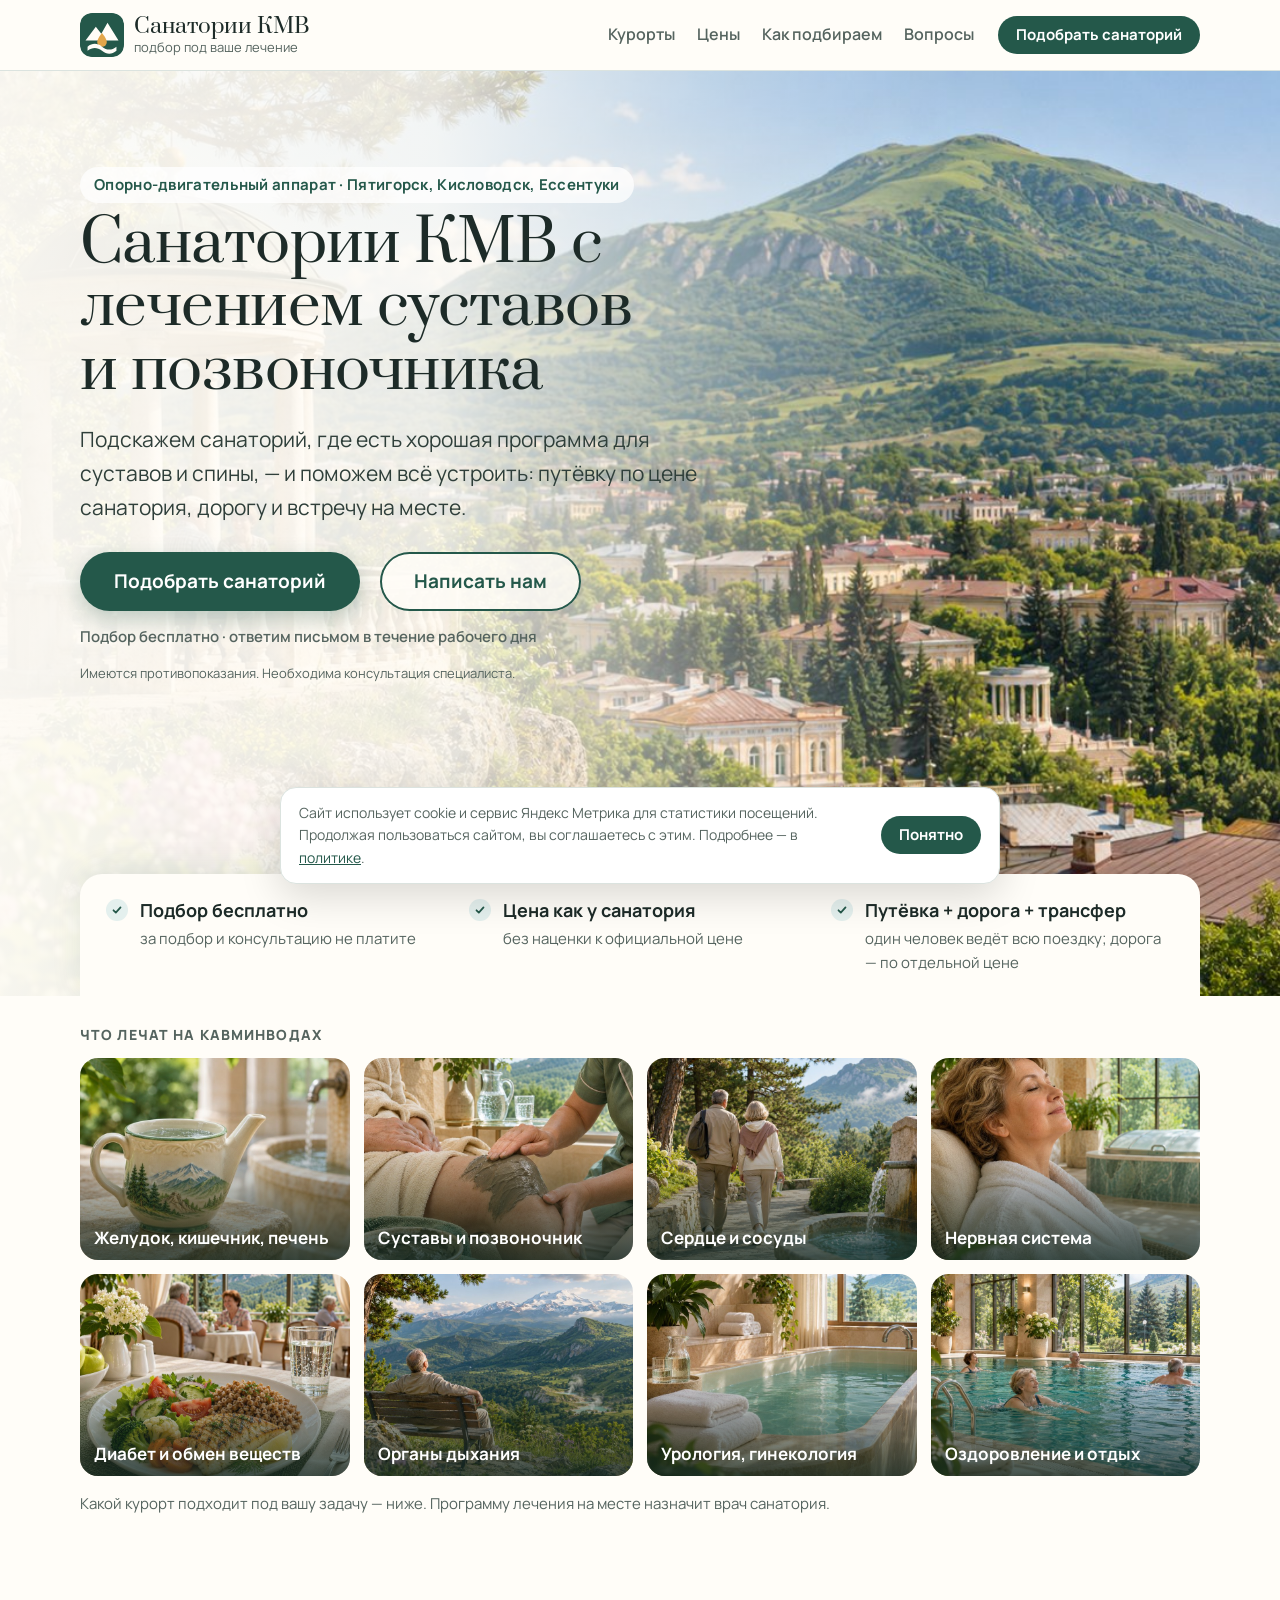
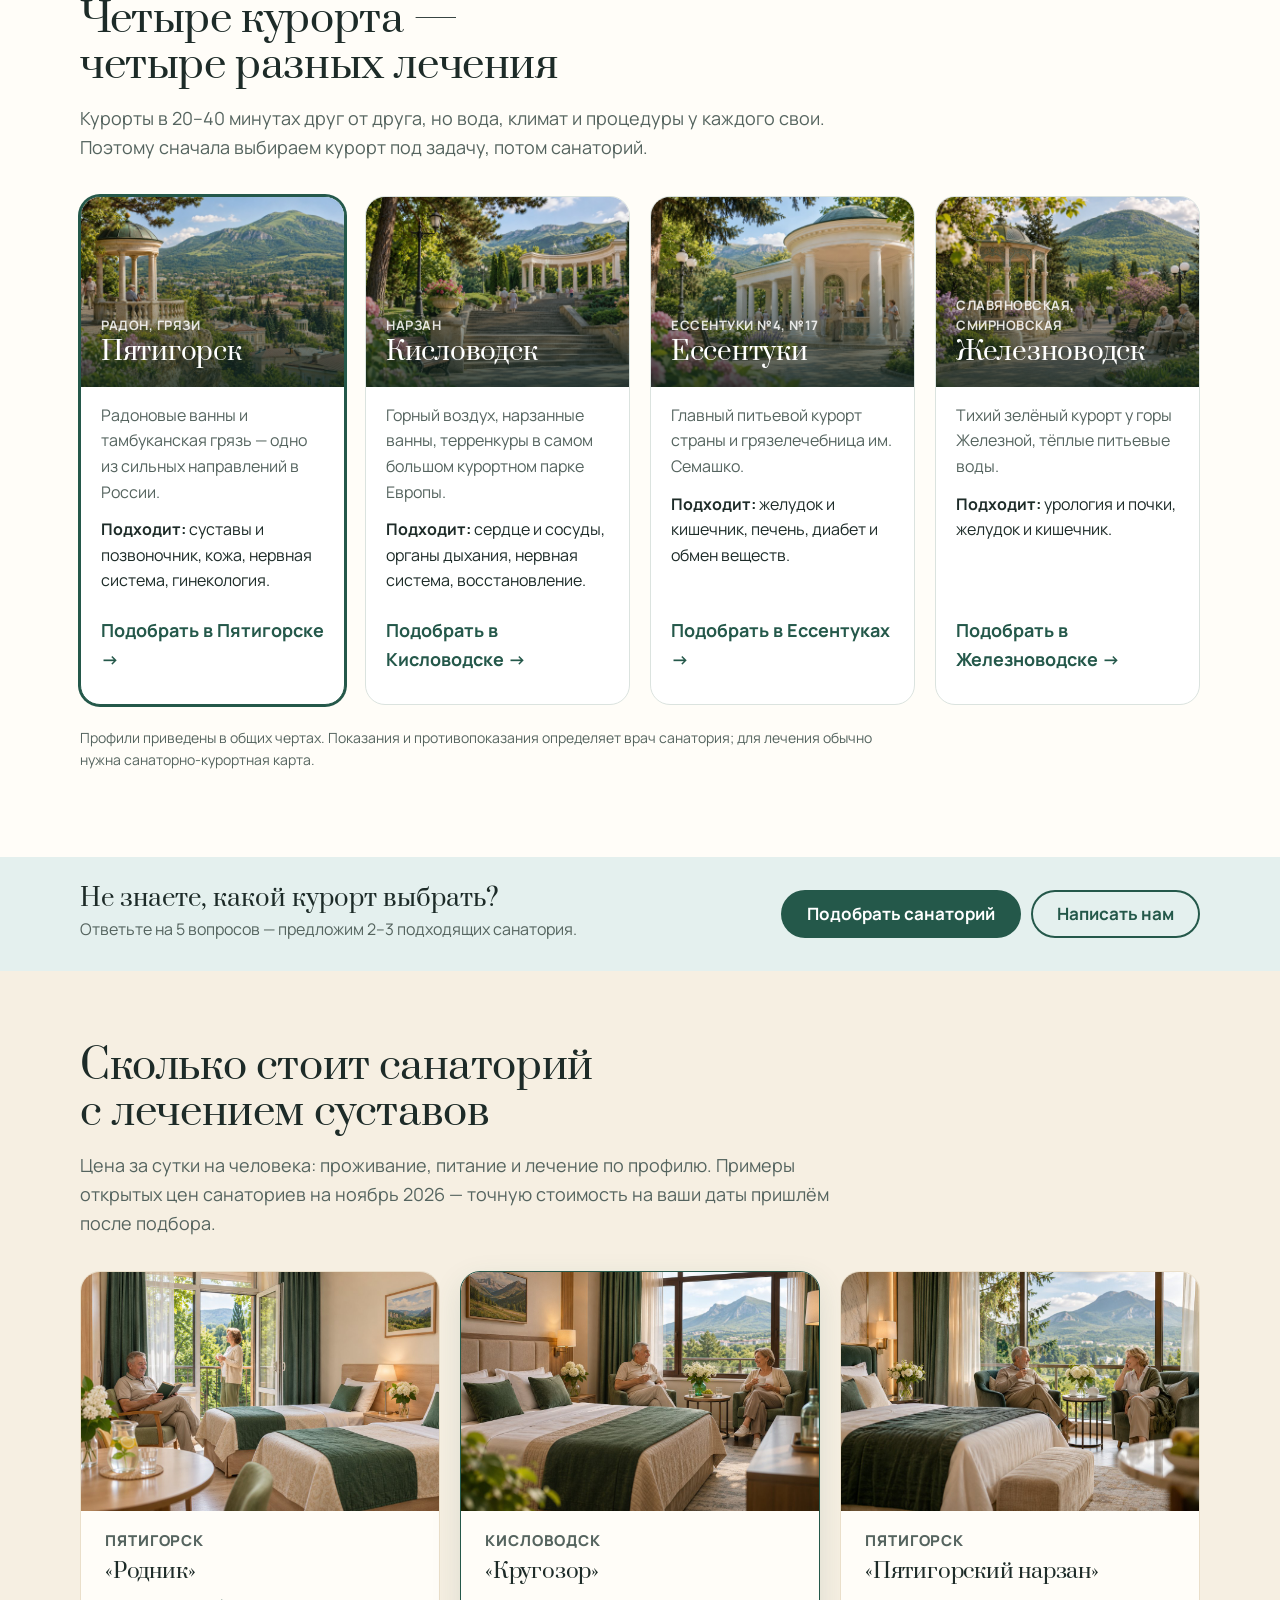
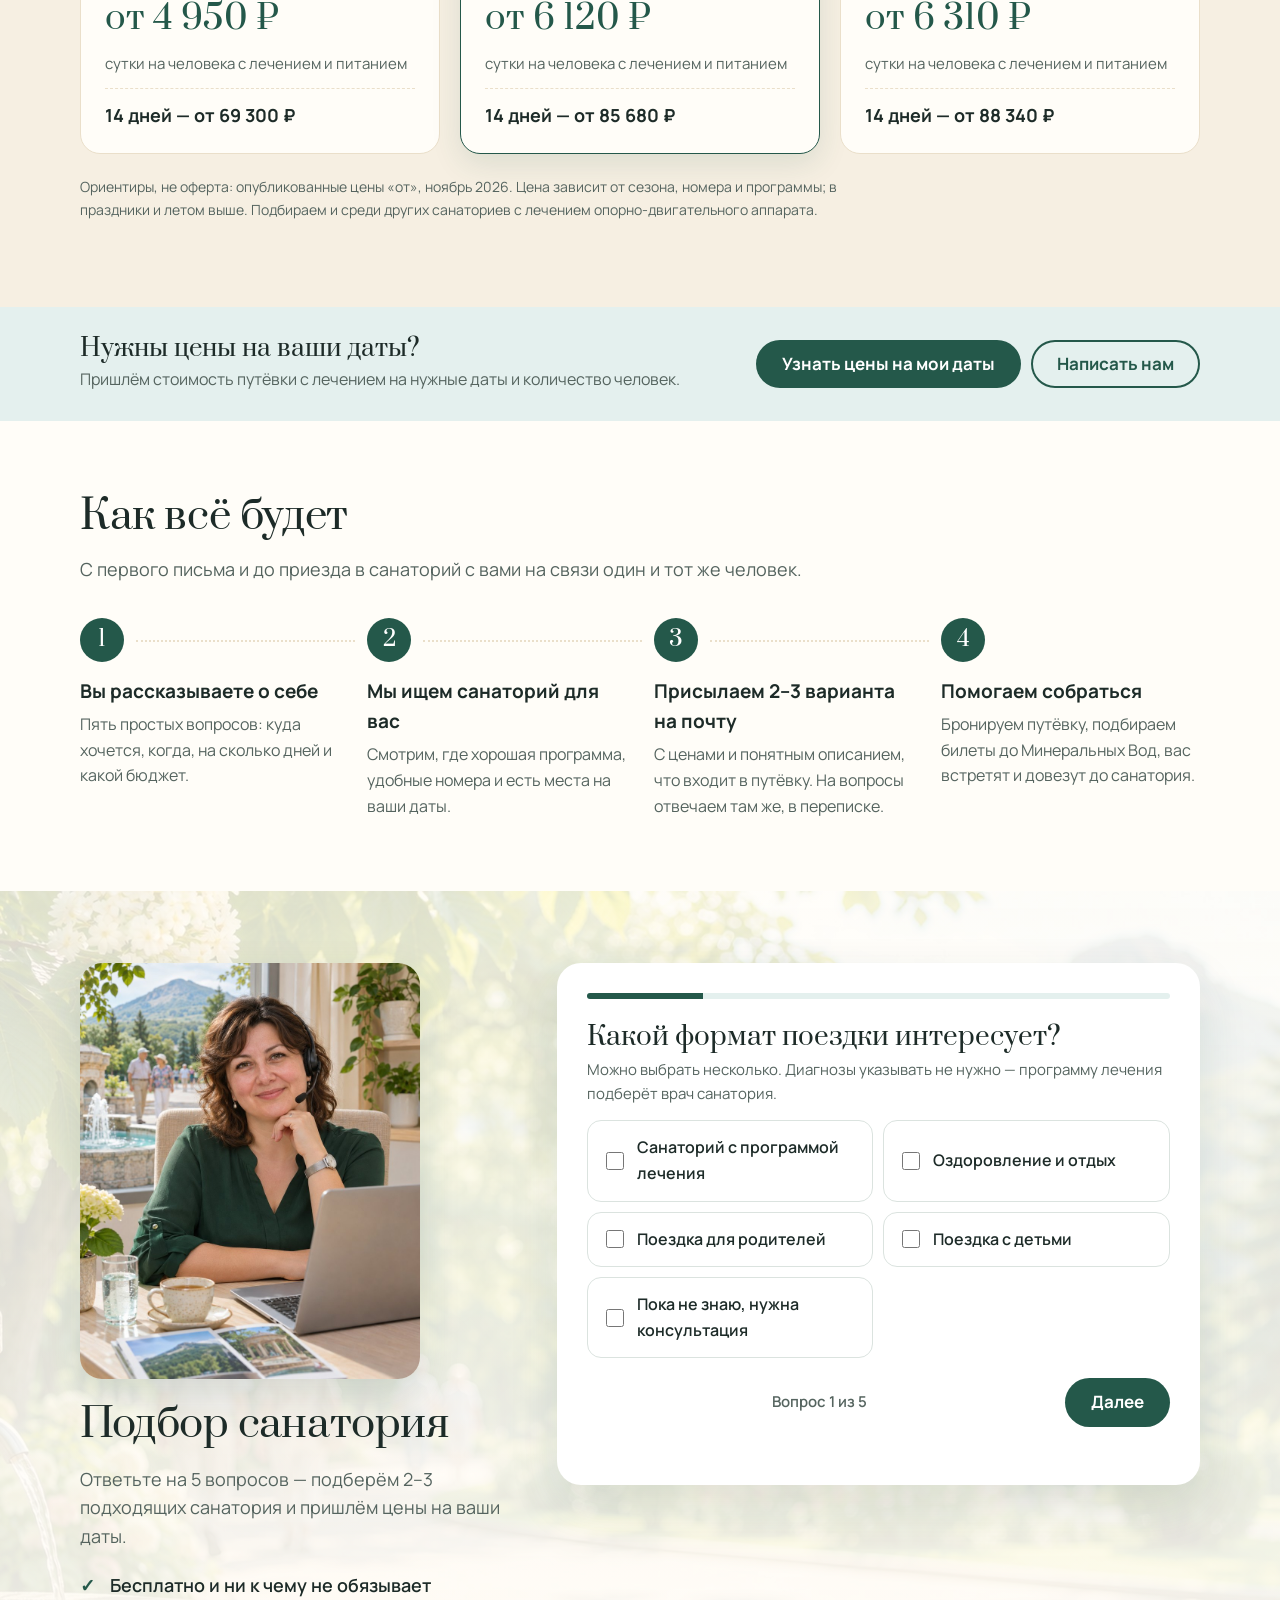
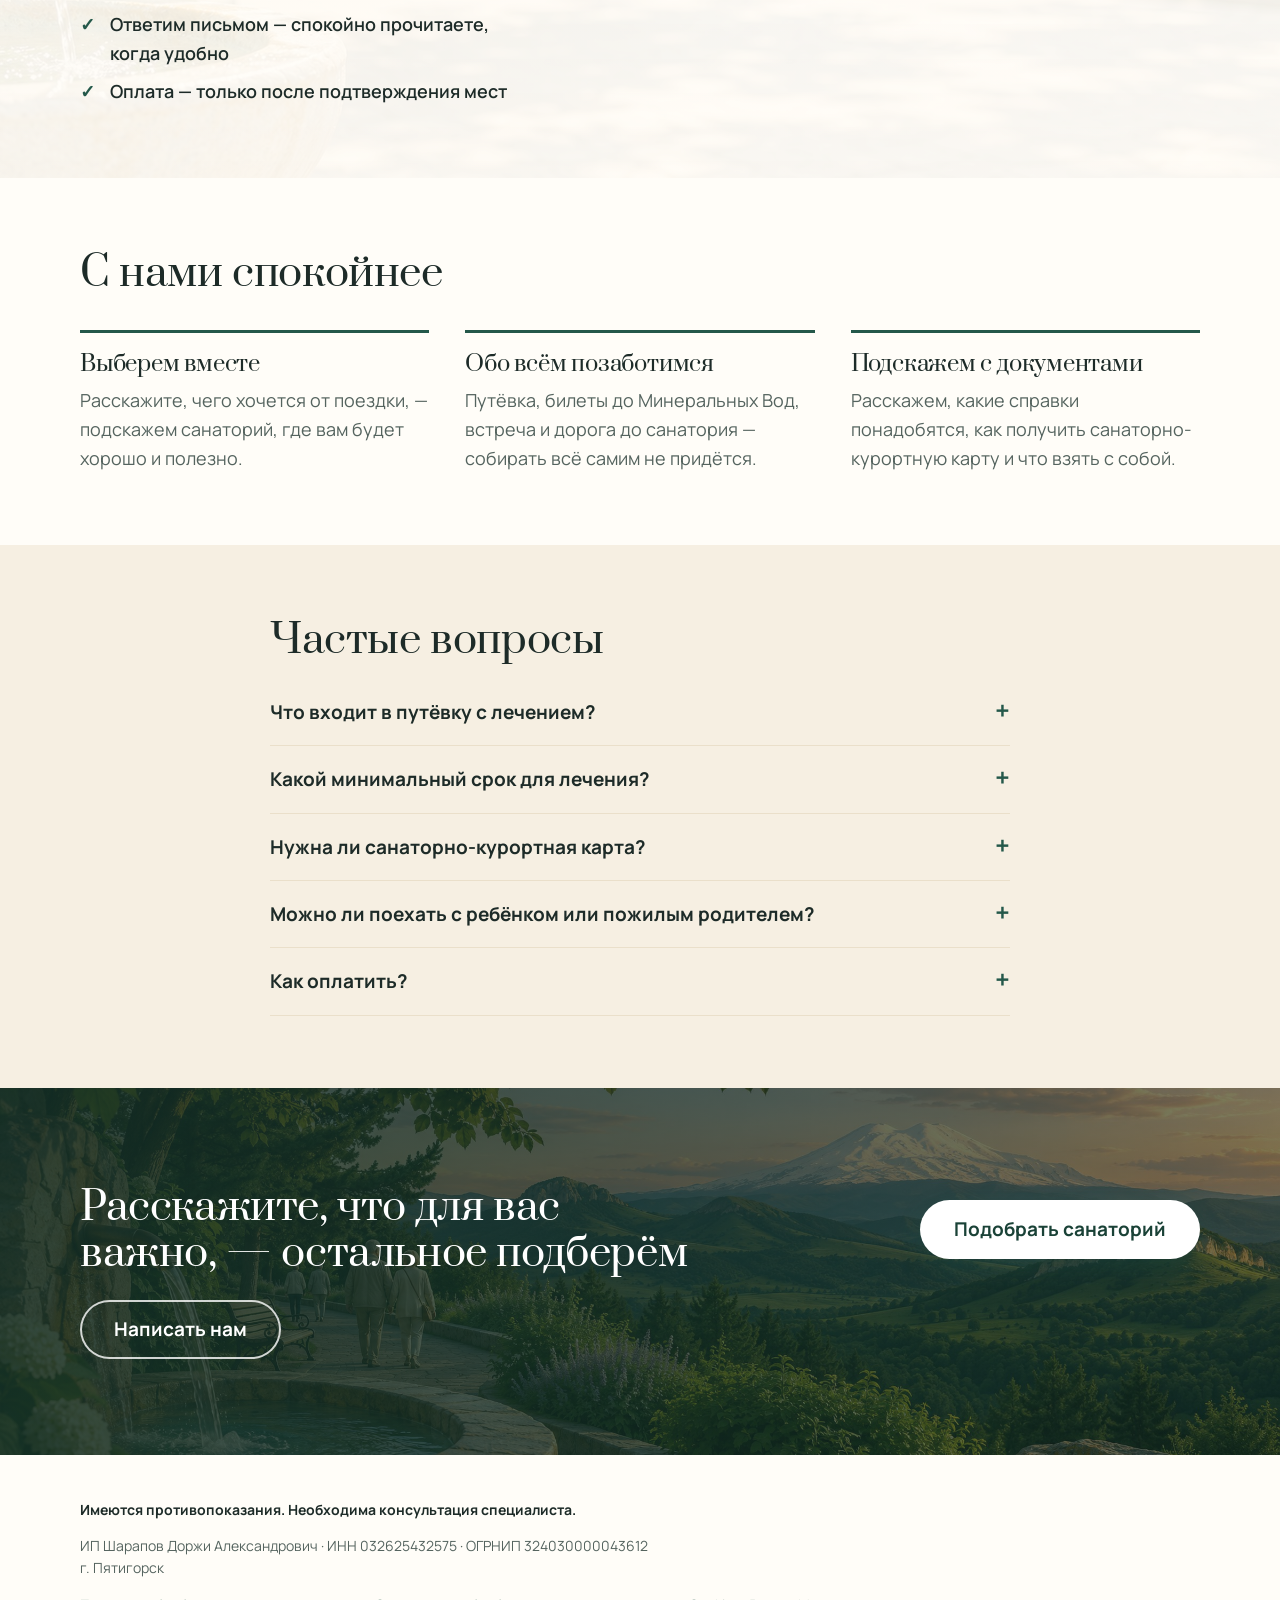
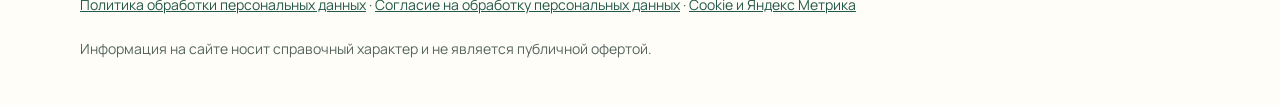
<file: sustavy/index.html>
<!doctype html>
<html lang="ru">
<head>
<meta charset="utf-8">
<meta name="viewport" content="width=device-width,initial-scale=1,viewport-fit=cover">
<title>Санатории КМВ с лечением суставов и позвоночника | санаториикмв.рф</title>
<meta name="description" content="Санатории Пятигорска, Кисловодска и Ессентуков с лечением опорно-двигательного аппарата: радоновые ванны, грязелечение. Цены 2026–2027. Подбор бесплатно.">
<link rel="canonical" href="https://санаториикмв.рф/sustavy/">
<meta property="og:title" content="Санатории КМВ с лечением суставов и позвоночника">
<meta property="og:description" content="Кисловодск, Ессентуки, Пятигорск, Железноводск. Путёвка, дорога и трансфер.">
<meta property="og:image" content="/img/og.jpg">
<link rel="icon" href="/favicon.ico" sizes="any">
<link rel="icon" href="/brand/icon.svg" type="image/svg+xml">
<link rel="apple-touch-icon" href="/brand/apple-touch-icon.png">
<meta name="theme-color" content="#24584A">
<link rel="preconnect" href="https://fonts.googleapis.com">
<link rel="stylesheet" href="https://fonts.googleapis.com/css2?family=Prata&family=Manrope:wght@400;500;600;700;800&display=swap">
<link rel="stylesheet" href="/style.css?v=17">
</head>
<body data-g="g5">
<header class="top">
  <div class="wrap top-in">
    <a class="logo" href="/"><img src="/brand/icon.svg" alt="" width="44" height="44"><span><b>Санатории КМВ</b><small>подбор под ваше лечение</small></span></a>
    <nav><a href="#resorts">Курорты</a><a href="#prices">Цены</a><a href="#how">Как подбираем</a><a href="#faq">Вопросы</a></nav>
    <div class="top-cta">
            <a class="btn btn-sm" href="#quiz" data-goal="cta_header">Подобрать санаторий</a>
    </div>
  </div>
</header>

<section class="hero">
  <div class="hero-art" aria-hidden="true" style="--hd:url(/img/resort-pyatigorsk.jpg);--hm:url(/img/resort-pyatigorsk.jpg)"></div>
  <div class="wrap hero-in">
    <div class="hero-copy">
      <p class="kicker" id="heroKicker">Опорно-двигательный аппарат · Пятигорск, Кисловодск, Ессентуки</p>
      <h1 id="heroTitle">Санатории КМВ с лечением суставов и позвоночника</h1>
      <p class="lead" id="heroLead">Подскажем санаторий, где есть хорошая программа для суставов и спины, — и поможем всё устроить: путёвку по цене санатория, дорогу и встречу на месте.</p>
      <div class="hero-actions">
        <a class="btn btn-lg" href="#quiz" data-goal="cta_hero">Подобрать санаторий</a>
        <button type="button" class="btn ghost btn-lg" data-callback data-goal="cb_hero">Написать нам</button>
        <span class="hero-note">Подбор бесплатно · ответим письмом в течение рабочего дня</span>
        <span class="hero-warn">Имеются противопоказания. Необходима консультация специалиста.</span>
      </div>
    </div>
    <ul class="promise">
      <li><b>Подбор бесплатно</b><span>за подбор и консультацию не платите</span></li>
      <li><b>Цена как у санатория</b><span>без наценки к официальной цене</span></li>
      <li><b>Путёвка + дорога + трансфер</b><span>один человек ведёт всю поездку; дорога — по отдельной цене</span></li>
    </ul>
  </div>
</section>

<section class="profiles">
  <div class="wrap">
    <p class="eyebrow">Что лечат на Кавминводах</p>
    <div class="tiles">
      <a href="#resorts" class="tile"><img src="/img/treat-gi.jpg" alt="" loading="lazy" width="800" height="800"><span>Желудок, кишечник, печень</span></a>
      <a href="#resorts" class="tile"><img src="/img/treat-joints.jpg" alt="" loading="lazy" width="800" height="800"><span>Суставы и позвоночник</span></a>
      <a href="#resorts" class="tile"><img src="/img/treat-heart.jpg" alt="" loading="lazy" width="800" height="800"><span>Сердце и сосуды</span></a>
      <a href="#resorts" class="tile"><img src="/img/treat-nerves.jpg" alt="" loading="lazy" width="800" height="800"><span>Нервная система</span></a>
      <a href="#resorts" class="tile"><img src="/img/treat-diabetes.jpg" alt="" loading="lazy" width="800" height="800"><span>Диабет и обмен веществ</span></a>
      <a href="#resorts" class="tile"><img src="/img/treat-breath.jpg" alt="" loading="lazy" width="800" height="800"><span>Органы дыхания</span></a>
      <a href="#resorts" class="tile"><img src="/img/treat-uro.jpg" alt="" loading="lazy" width="800" height="800"><span>Урология, гинекология</span></a>
      <a href="#resorts" class="tile"><img src="/img/treat-wellness.jpg" alt="" loading="lazy" width="800" height="800"><span>Оздоровление и отдых</span></a>
    </div>
    <p class="bridge">Какой курорт подходит под вашу задачу — ниже. Программу лечения на месте назначит врач санатория.</p>
  </div>
</section>

<section id="resorts" class="block">
  <div class="wrap">
    <div class="sec-head"><h2>Четыре курорта — четыре разных лечения</h2><p>Курорты в 20–40 минутах друг от друга, но вода, климат и процедуры у каждого свои. Поэтому сначала выбираем курорт под задачу, потом санаторий.</p></div>
    <div class="resorts">
      <article class="resort is-match" data-g="g3">
        <div class="r-top" style="background-image:url(/img/resort-pyatigorsk.jpg)"><span class="r-water">Радон, грязи</span><h3>Пятигорск</h3></div>
        <p>Радоновые ванны и тамбуканская грязь — одно из сильных направлений в России.</p>
        <p class="r-for"><b>Подходит:</b> суставы и позвоночник, кожа, нервная система, гинекология.</p>
        <a href="#quiz" data-resort="Пятигорск" class="r-link">Подобрать в Пятигорске →</a>
      </article>
      <article class="resort" data-g="g1">
        <div class="r-top" style="background-image:url(/img/resort-kislovodsk.jpg)"><span class="r-water">Нарзан</span><h3>Кисловодск</h3></div>
        <p>Горный воздух, нарзанные ванны, терренкуры в самом большом курортном парке Европы.</p>
        <p class="r-for"><b>Подходит:</b> сердце и сосуды, органы дыхания, нервная система, восстановление.</p>
        <a href="#quiz" data-resort="Кисловодск" class="r-link">Подобрать в Кисловодске →</a>
      </article>
      <article class="resort" data-g="g2">
        <div class="r-top" style="background-image:url(/img/resort-essentuki.jpg)"><span class="r-water">Ессентуки №4, №17</span><h3>Ессентуки</h3></div>
        <p>Главный питьевой курорт страны и грязелечебница им. Семашко.</p>
        <p class="r-for"><b>Подходит:</b> желудок и кишечник, печень, диабет и обмен веществ.</p>
        <a href="#quiz" data-resort="Ессентуки" class="r-link">Подобрать в Ессентуках →</a>
      </article>
      <article class="resort" data-g="g3">
        <div class="r-top" style="background-image:url(/img/resort-zheleznovodsk.jpg)"><span class="r-water">Славяновская, Смирновская</span><h3>Железноводск</h3></div>
        <p>Тихий зелёный курорт у горы Железной, тёплые питьевые воды.</p>
        <p class="r-for"><b>Подходит:</b> урология и почки, желудок и кишечник.</p>
        <a href="#quiz" data-resort="Железноводск" class="r-link">Подобрать в Железноводске →</a>
      </article>
    </div>
    <p class="fine">Профили приведены в общих чертах. Показания и противопоказания определяет врач санатория; для лечения обычно нужна санаторно-курортная карта.</p>
  </div>
</section>

<section class="band"><div class="wrap band-in"><div><b>Не знаете, какой курорт выбрать?</b><span>Ответьте на 5 вопросов — предложим 2–3 подходящих санатория.</span></div><div class="band-btns"><a class="btn" href="#quiz" data-goal="cta_resorts">Подобрать санаторий</a><button type="button" class="btn ghost" data-callback data-goal="cta_resorts_cb">Написать нам</button></div></div></section>

<section id="prices" class="block tint">
  <div class="wrap">
    <div class="sec-head"><h2>Сколько стоит санаторий с лечением суставов</h2><p>Цена за сутки на человека: проживание, питание и лечение по профилю. Примеры открытых цен санаториев на ноябрь 2026 — точную стоимость на ваши даты пришлём после подбора.</p></div>
    <div class="price-grid">
      <div class="price"><img src="/img/price-standard.jpg" alt="" loading="lazy" width="1200" height="800"><span class="p-cls">Пятигорск</span><h3>«Родник»</h3><b>от 4 950 ₽</b><span>сутки на человека с лечением и питанием</span><em>14 дней — от 69 300 ₽</em></div>
      <div class="price hl"><img src="/img/price-comfort.jpg" alt="" loading="lazy" width="1200" height="800"><span class="p-cls">Кисловодск</span><h3>«Кругозор»</h3><b>от 6 120 ₽</b><span>сутки на человека с лечением и питанием</span><em>14 дней — от 85 680 ₽</em></div>
      <div class="price"><img src="/img/price-premium.jpg" alt="" loading="lazy" width="1200" height="800"><span class="p-cls">Пятигорск</span><h3>«Пятигорский нарзан»</h3><b>от 6 310 ₽</b><span>сутки на человека с лечением и питанием</span><em>14 дней — от 88 340 ₽</em></div>
    </div>
    <p class="fine">Ориентиры, не оферта: опубликованные цены «от», ноябрь 2026. Цена зависит от сезона, номера и программы; в праздники и летом выше. Подбираем и среди других санаториев с лечением опорно-двигательного аппарата.</p>
  </div>
</section>

<section class="band"><div class="wrap band-in"><div><b>Нужны цены на ваши даты?</b><span>Пришлём стоимость путёвки с лечением на нужные даты и количество человек.</span></div><div class="band-btns"><a class="btn" href="#quiz" data-goal="cta_prices">Узнать цены на мои даты</a><button type="button" class="btn ghost" data-callback data-goal="cta_prices_cb">Написать нам</button></div></div></section>

<section id="how" class="block">
  <div class="wrap">
    <div class="sec-head"><h2>Как всё будет</h2><p>С первого письма и до приезда в санаторий с вами на связи один и тот же человек.</p></div>
    <ol class="steps">
      <li><b>Вы рассказываете о себе</b><span>Пять простых вопросов: куда хочется, когда, на сколько дней и какой бюджет.</span></li>
      <li><b>Мы ищем санаторий для вас</b><span>Смотрим, где хорошая программа, удобные номера и есть места на ваши даты.</span></li>
      <li><b>Присылаем 2–3 варианта на почту</b><span>С ценами и понятным описанием, что входит в путёвку. На вопросы отвечаем там же, в переписке.</span></li>
      <li><b>Помогаем собраться</b><span>Бронируем путёвку, подбираем билеты до Минеральных Вод, вас встретят и довезут до санатория.</span></li>
    </ol>
  </div>
</section>

<section id="quiz" class="block quiz-sec">
  <div class="wrap quiz-wrap">
    <div class="quiz-aside">
      <img class="consult" src="/img/consultant.jpg" alt="" loading="lazy" width="900" height="1100">
      <h2>Подбор санатория</h2>
      <p>Ответьте на 5 вопросов — подберём 2–3 подходящих санатория и пришлём цены на ваши даты.</p>
      <ul class="aside-list">
        <li>Бесплатно и ни к чему не обязывает</li>
        <li>Ответим письмом — спокойно прочитаете, когда удобно</li>
        <li>Оплата — только после подтверждения мест</li>
      </ul>
    </div>
    <form id="q" novalidate>
      <div class="qbar"><span id="qbarFill"></span></div>
      <div class="qstep is-active" data-step="1">
        <p class="qtitle">Какой формат поездки интересует?</p>
        <p class="qhint">Можно выбрать несколько. Диагнозы указывать не нужно — программу лечения подберёт врач санатория.</p>
        <div class="opts">
          <label><input type="checkbox" name="profile" value="Санаторий с программой лечения">Санаторий с программой лечения</label>
          <label><input type="checkbox" name="profile" value="Оздоровление и отдых">Оздоровление и отдых</label>
          <label><input type="checkbox" name="profile" value="Поездка для родителей">Поездка для родителей</label>
          <label><input type="checkbox" name="profile" value="Поездка с детьми">Поездка с детьми</label>
          <label><input type="checkbox" name="profile" value="Нужна консультация">Пока не знаю, нужна консультация</label>
        </div>
      </div>
      <div class="qstep" data-step="2">
        <p class="qtitle">Есть пожелания по курорту?</p>
        <div class="opts">
          <label><input type="radio" name="resort" value="Кисловодск">Кисловодск</label>
          <label><input type="radio" name="resort" value="Ессентуки">Ессентуки</label>
          <label><input type="radio" name="resort" value="Пятигорск" checked>Пятигорск</label>
          <label><input type="radio" name="resort" value="Железноводск">Железноводск</label>
          <label class="wide"><input type="radio" name="resort" value="Не важно">Не важно — подберите по лечению</label>
        </div>
      </div>
      <div class="qstep" data-step="3">
        <p class="qtitle">Когда и на сколько дней?</p>
        <div class="grid2">
          <label class="fld">Месяц заезда<select name="month" id="month">
            <option value="">Выберите</option><option>Декабрь 2026</option><option>Новый год</option><option>Январь 2027</option><option>Февраль 2027</option><option>Март 2027</option><option>Апрель 2027</option><option>Май 2027</option><option>Лето 2027</option><option>Пока не знаю</option></select></label>
          <label class="fld">Длительность<select name="nights" id="nights">
            <option value="">Выберите</option><option>7–9 дней</option><option>10–14 дней</option><option>15–21 день</option><option>Пока не знаю</option></select></label>
        </div>
      </div>
      <div class="qstep" data-step="4">
        <p class="qtitle">Кто едет и какой бюджет?</p>
        <div class="grid2">
          <label class="fld">Взрослых<input type="number" name="adults" id="adults" min="1" value="1" inputmode="numeric"></label>
          <label class="fld">Детей<input type="number" name="children" id="children" min="0" value="0" inputmode="numeric"></label>
        </div>
        <div class="opts">
          <label><input type="radio" name="age" value="до 55">Все до 55 лет</label>
          <label><input type="radio" name="age" value="55+">Есть путешественники 55+</label>
        </div>
        <label class="fld">Бюджет на одного за всю путёвку<select name="budget" id="budget">
          <option value="">Выберите</option><option>до 60 тыс. ₽</option><option>60–100 тыс. ₽</option><option>100–150 тыс. ₽</option><option>больше 150 тыс. ₽</option><option>Не знаю, подскажите</option></select></label>
        <label class="chk"><input type="checkbox" name="need_trip" id="need_trip" value="yes" checked><span>Нужна помощь с дорогой и трансфером</span></label>
      </div>
      <div class="qstep" data-step="5">
        <p class="qtitle">Куда прислать подбор?</p>
        <p class="qhint">Пришлём 2–3 варианта санаториев с ценами письмом — спокойно прочитаете и ответите, когда удобно.</p>
        <label class="fld">Как к вам обращаться<input name="name" id="name" autocomplete="name" required></label>
        <label class="fld">Электронная почта<input name="email" id="email" type="email" autocomplete="email" inputmode="email" placeholder="name@mail.ru" required></label>
        <label class="fld">Телефон <small class="fld-note">— необязательно, если захотите, чтобы мы позвонили</small><input name="phone" id="phone" type="tel" autocomplete="tel" placeholder="+7"></label>
        <label class="fld">Комментарий, если есть <small class="fld-note">— без диагнозов и медицинских данных</small><textarea name="comment" id="comment" rows="2" placeholder="Пожелания, город отправления"></textarea></label>
        <label class="chk"><input type="checkbox" name="privacy_consent" id="privacy_consent" value="yes" required><span>Согласен на обработку персональных данных на условиях <a href="/consent.html" target="_blank">согласия</a> и <a href="/privacy.html" target="_blank">политики</a></span></label>
      </div>
      <div class="qnav">
        <button type="button" class="btn ghost" id="back" hidden>Назад</button>
        <span class="prog" id="prog">Вопрос 1 из 5</span>
        <button type="button" class="btn" id="next">Далее</button>
        <button type="submit" class="btn" id="send" hidden>Получить подбор</button>
      </div>
      <p class="qstatus" id="qstatus" role="status"></p>
    </form>
    <div class="done" id="done" hidden>
      <h3>Спасибо, заявка принята</h3>
      <p>Пришлём варианты санаториев на вашу почту в течение рабочего дня. Если письма нет — загляните в папку «Спам».</p>
    </div>
  </div>
</section>

<section class="block">
  <div class="wrap">
    <div class="sec-head"><h2>С нами спокойнее</h2></div>
    <div class="why">
      <div><h3>Выберем вместе</h3><p>Расскажите, чего хочется от поездки, — подскажем санаторий, где вам будет хорошо и полезно.</p></div>
      <div><h3>Обо всём позаботимся</h3><p>Путёвка, билеты до Минеральных Вод, встреча и дорога до санатория — собирать всё самим не придётся.</p></div>
      <div><h3>Подскажем с документами</h3><p>Расскажем, какие справки понадобятся, как получить санаторно-курортную карту и что взять с собой.</p></div>
    </div>
  </div>
</section>

<section id="faq" class="block tint">
  <div class="wrap narrow">
    <h2>Частые вопросы</h2>
    <details><summary>Что входит в путёвку с лечением?</summary><p>Обычно проживание, питание и лечение по профилю: консультации врача, процедуры, питьё минеральной воды. Набор процедур зависит от санатория и длительности — при подборе пришлём программу.</p></details>
    <details><summary>Какой минимальный срок для лечения?</summary><p>Врачи рекомендуют от 10–14 дней, чтобы курс дал эффект. Многие санатории продают путёвки с лечением от 7–10 дней.</p></details>
    <details><summary>Нужна ли санаторно-курортная карта?</summary><p>Как правило, да — её оформляют в поликлинике. Если карты нет, во многих санаториях можно пройти обследование на месте за доплату. Уточним под выбранный санаторий.</p></details>
    <details><summary>Можно ли поехать с ребёнком или пожилым родителем?</summary><p>Да. Подберём санаторий, где принимают детей нужного возраста или где удобно людям старшего возраста: лифт, лечение в одном корпусе, близко к парку.</p></details>
    <details><summary>Как оплатить?</summary><p>После выбора санатория подтверждаем места и присылаем договор и счёт. Оплата — только после подтверждения.</p></details>
  </div>
</section>

<section class="cta">
  <div class="wrap cta-in"><h2>Расскажите, что для вас важно, — остальное подберём</h2><a class="btn btn-lg light" href="#quiz" data-goal="cta_bottom">Подобрать санаторий</a><button type="button" class="btn btn-lg ghost-light" data-callback data-goal="cb_bottom">Написать нам</button></div>
</section>

<footer class="foot">
  <div class="wrap">
    <p class="warn">Имеются противопоказания. Необходима консультация специалиста.</p>
    <p id="legal">ИП Шарапов Доржи Александрович · ИНН 032625432575 · ОГРНИП 324030000043612<br>г. Пятигорск</p>
    <p><a href="/privacy.html">Политика обработки персональных данных</a> · <a href="/consent.html">Согласие на обработку персональных данных</a> · <a href="/privacy.html#cookie">Cookie и Яндекс Метрика</a></p>
    <p class="fine">Информация на сайте носит справочный характер и не является публичной офертой.</p>
  </div>
</footer>

<div class="cb" id="cb" hidden role="dialog" aria-modal="true" aria-labelledby="cbTitle">
  <form class="cb-box" id="cbForm" novalidate>
    <button type="button" class="cb-x" data-cb-close aria-label="Закрыть">×</button>
    <h3 id="cbTitle">Напишем вам на почту</h3>
    <p class="qhint">Оставьте имя и почту — пришлём варианты санаториев и ответим на вопросы письмом.</p>
    <label class="fld">Как к вам обращаться<input name="name" id="cbName" autocomplete="name" required></label>
    <label class="fld">Электронная почта<input name="email" id="cbEmail" type="email" autocomplete="email" inputmode="email" placeholder="name@mail.ru" required></label>
    <label class="fld">Ваш вопрос или пожелания <small class="fld-note">— необязательно, без диагнозов</small><textarea name="comment" id="cbComment" rows="2" placeholder="Курорт, даты, сколько человек"></textarea></label>
    <label class="fld">Телефон <small class="fld-note">— необязательно, если удобнее созвониться</small><input name="phone" id="cbPhone" type="tel" autocomplete="tel" placeholder="+7"></label>
    <label class="chk"><input type="checkbox" name="privacy_consent" id="cbConsent" value="yes" required><span>Согласен на обработку персональных данных на условиях <a href="/consent.html" target="_blank">согласия</a> и <a href="/privacy.html" target="_blank">политики</a></span></label>
    <button type="submit" class="btn btn-lg" id="cbSend">Отправить</button>
    <p class="qstatus" id="cbStatus" role="status"></p>
    <div class="cb-done" id="cbDone" hidden><h3>Спасибо!</h3><p>Напишем вам на почту в течение рабочего дня. Если письма нет — загляните в «Спам».</p></div>
  </form>
</div>
<div class="sticky" id="sticky"><a class="btn" href="#quiz" data-goal="cta_sticky">Подобрать санаторий</a><button type="button" class="btn ghost" data-callback data-goal="cb_sticky" aria-label="Написать нам">Написать</button></div>
<div class="ck" id="ck" hidden><p>Сайт использует cookie и сервис Яндекс Метрика для статистики посещений. Продолжая пользоваться сайтом, вы соглашаетесь с этим. Подробнее — в <a href="/privacy.html#cookie">политике</a>.</p><button type="button" class="btn btn-sm" id="ckOk">Понятно</button></div>
<script src="/config.js?v=17"></script>
<script src="/app.js?v=17"></script>
</body>
</html>
</file>
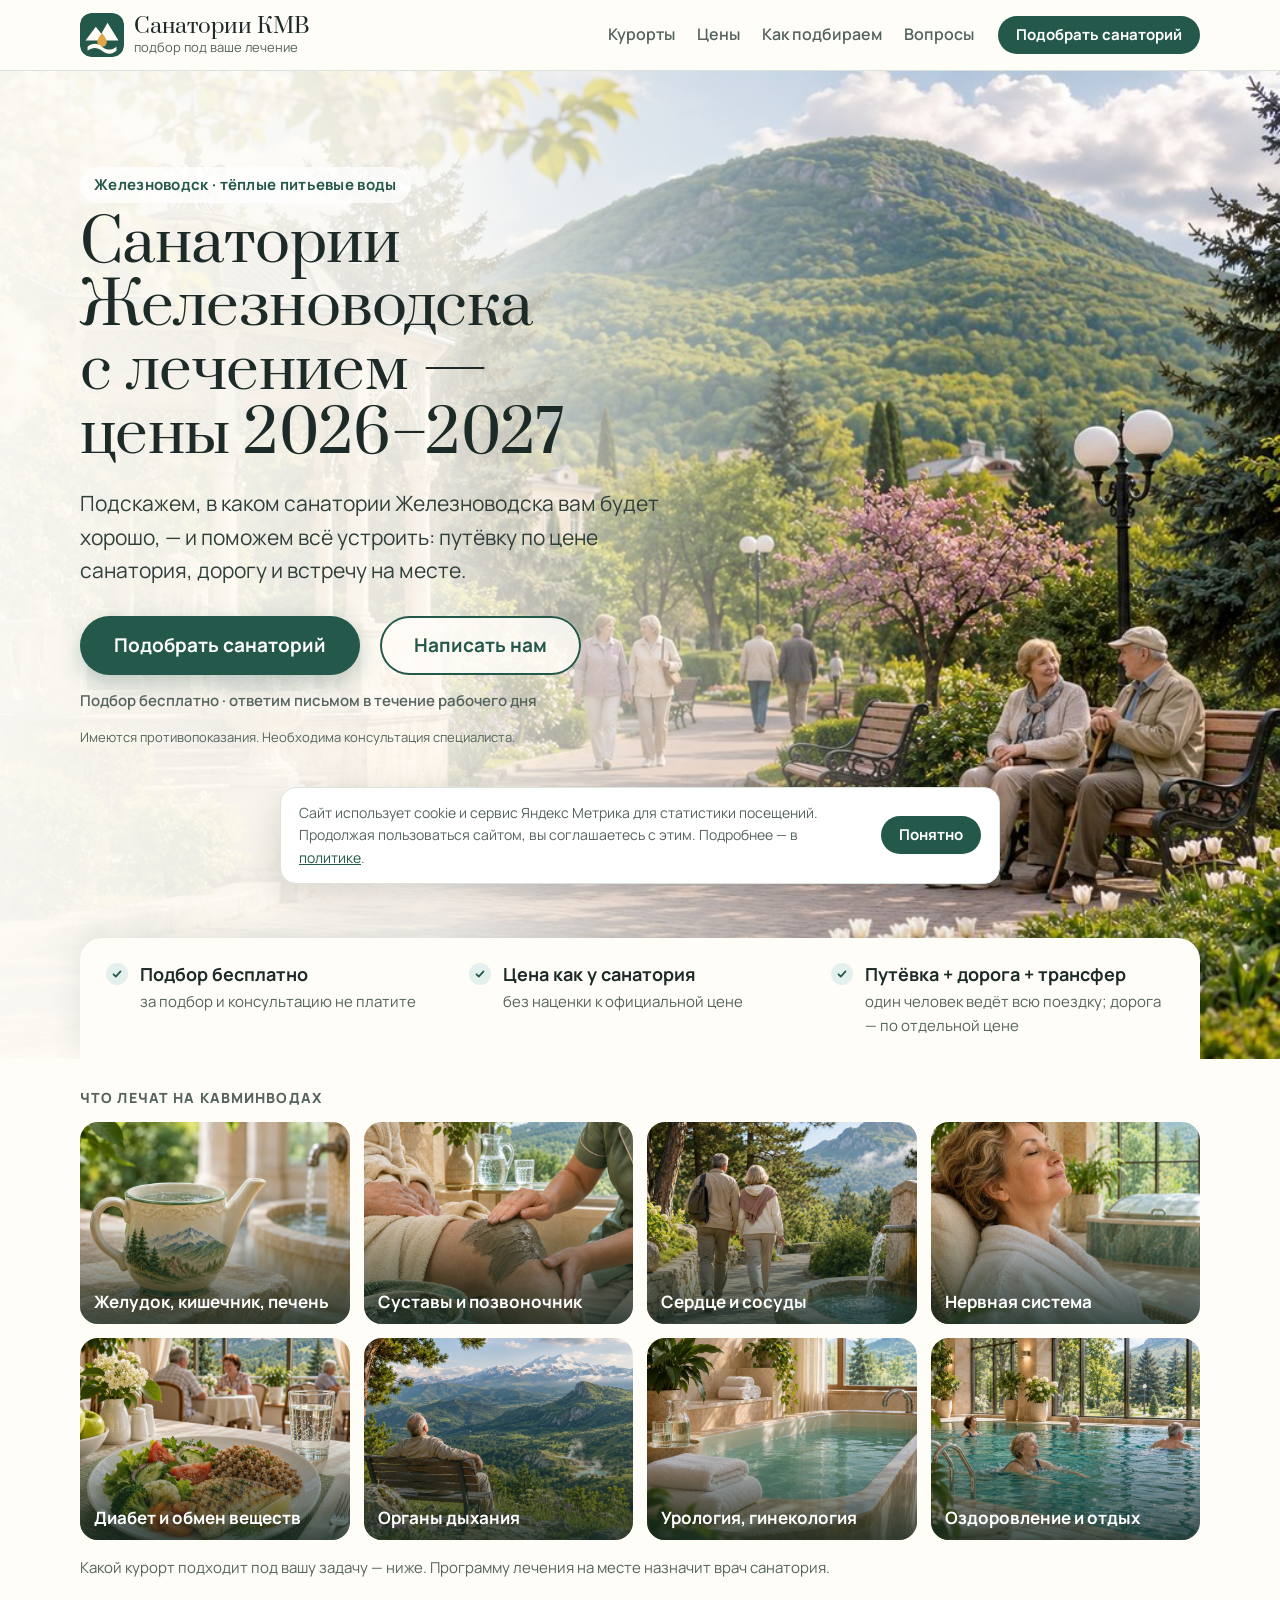
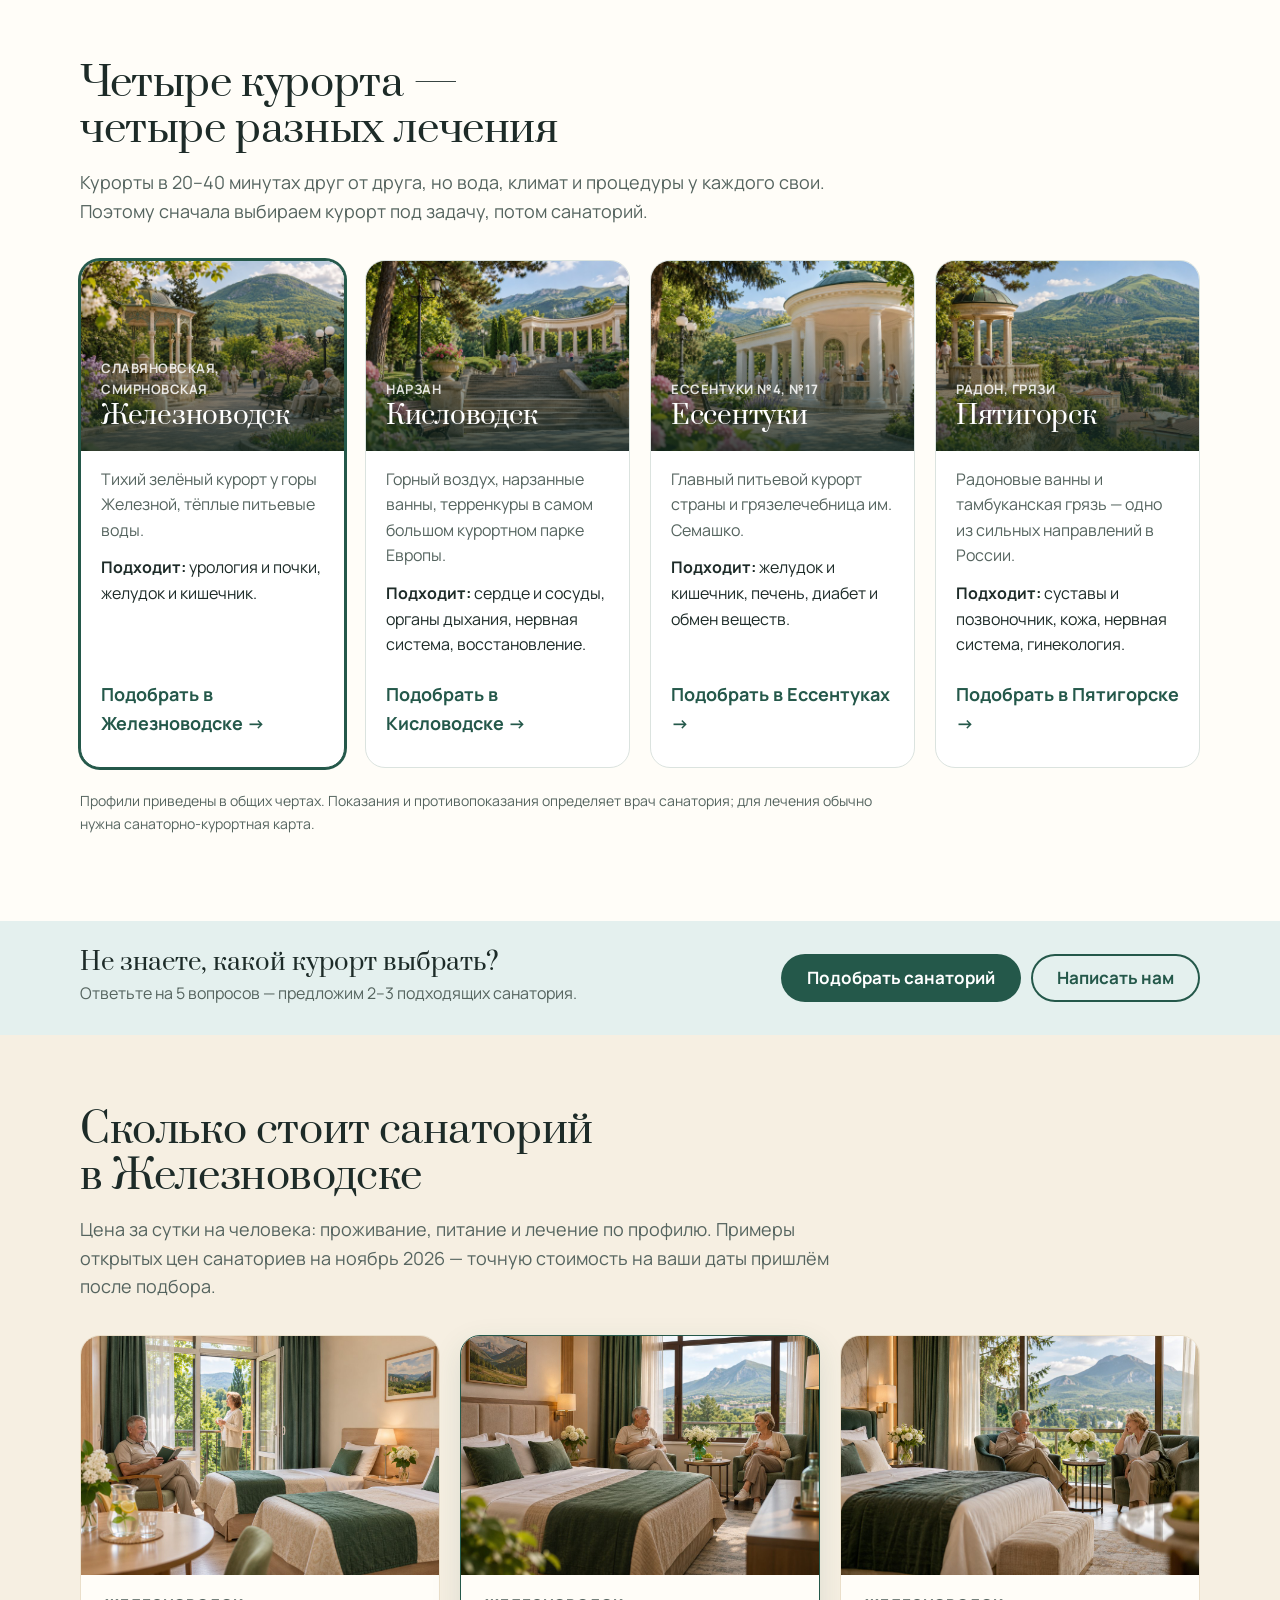
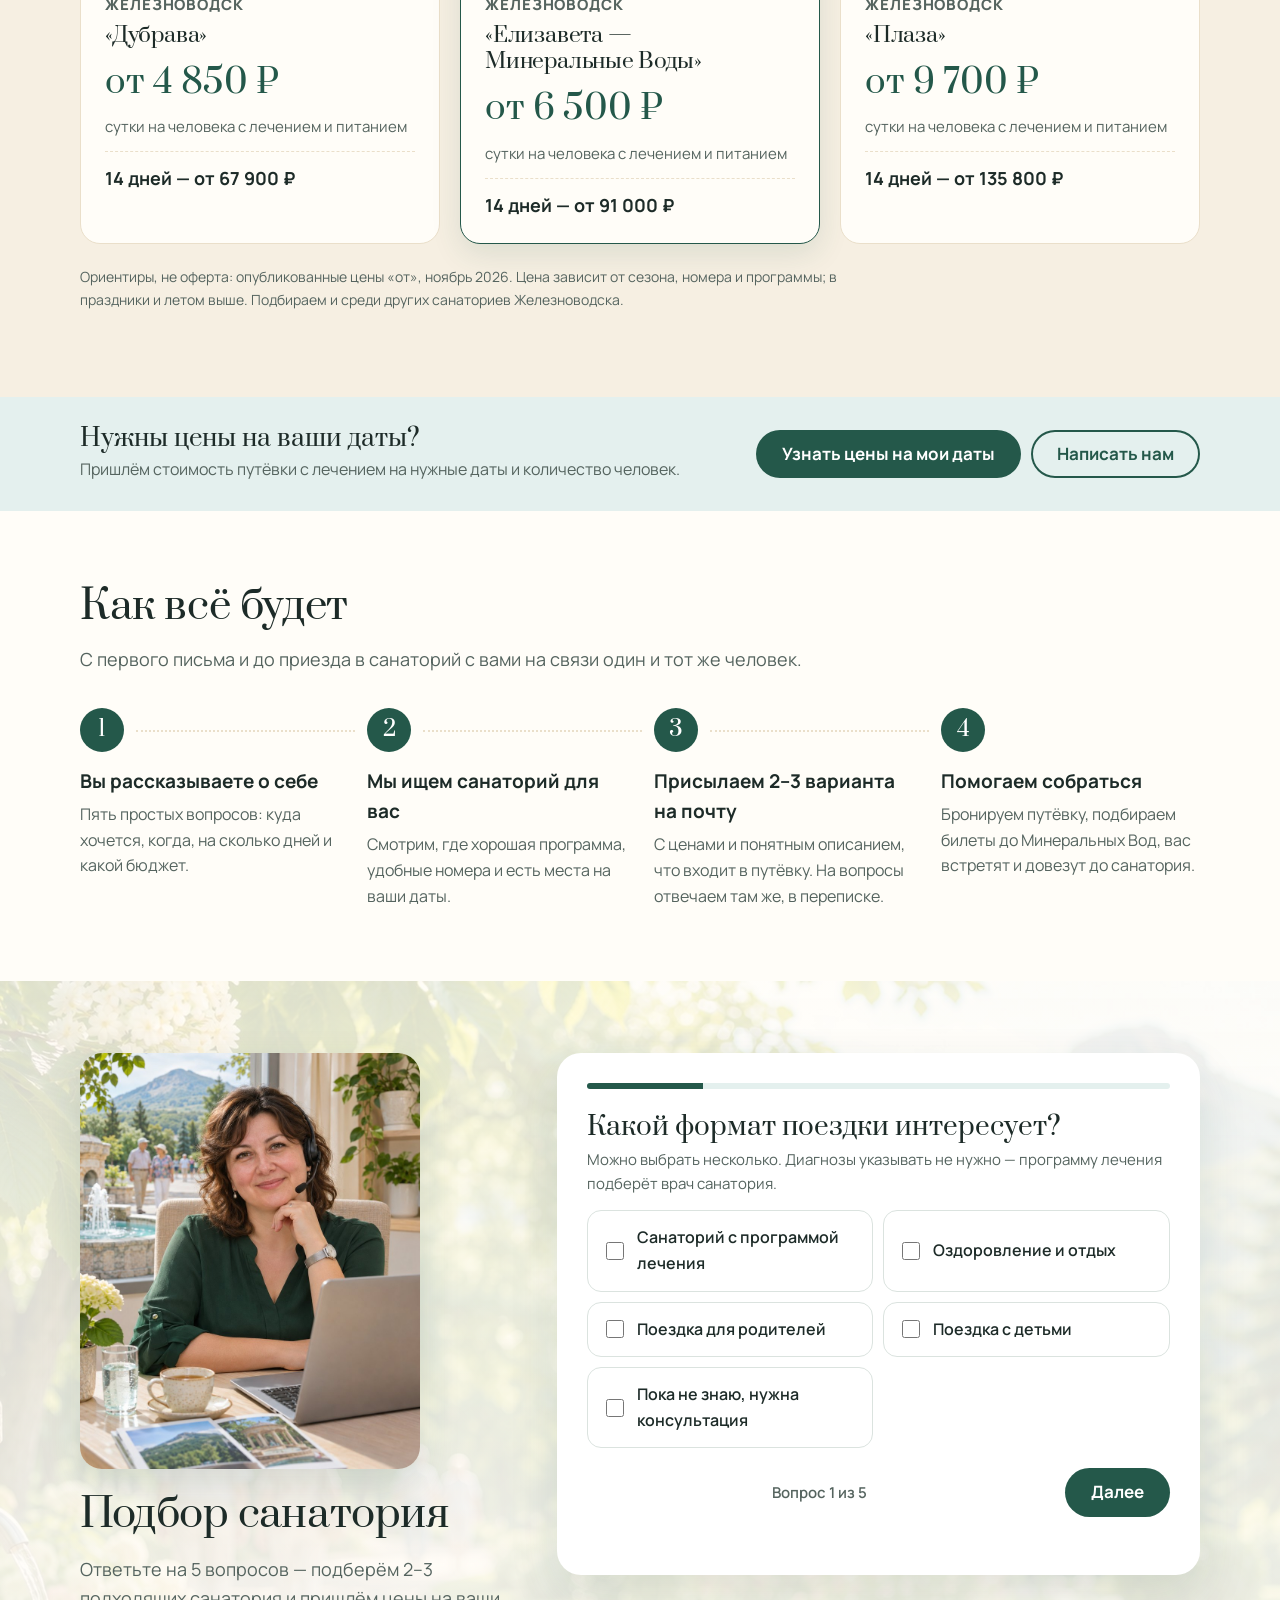
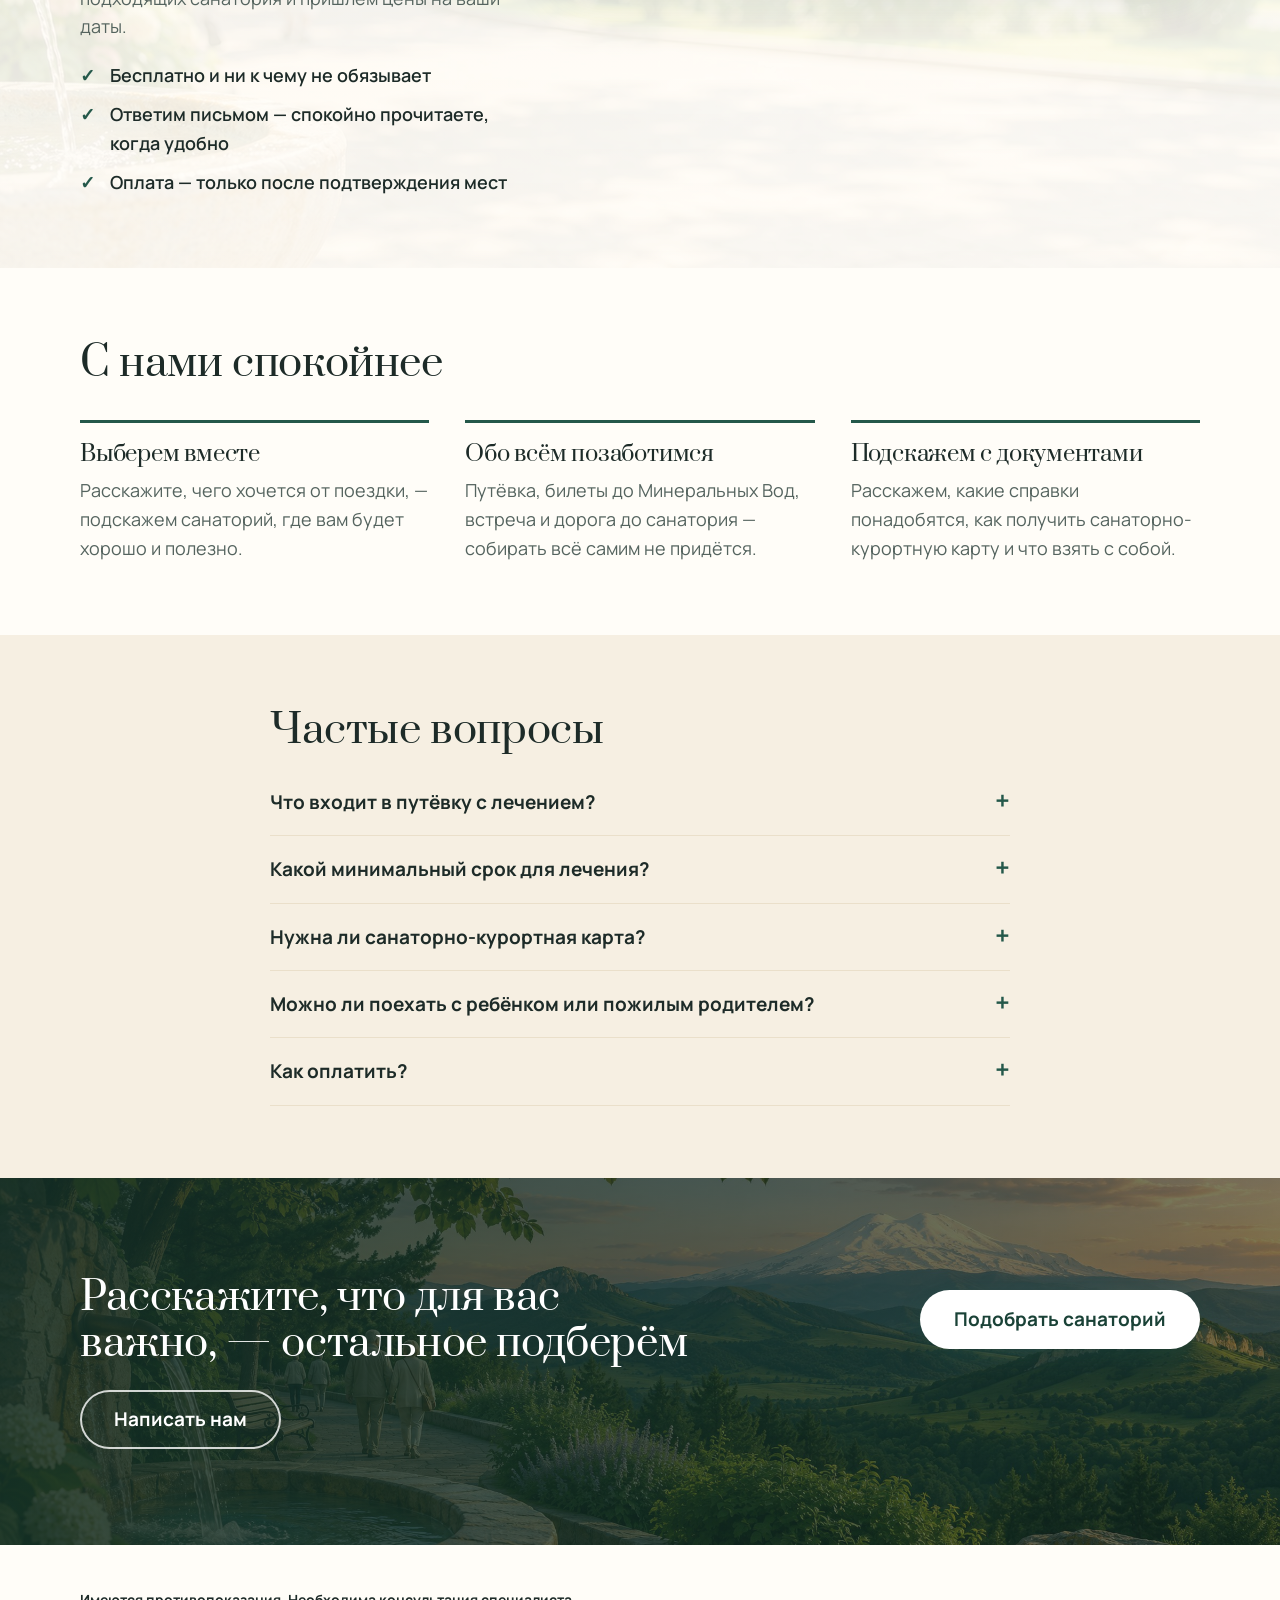
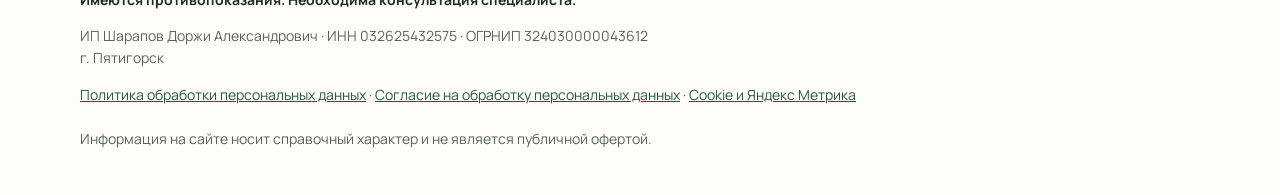
<file: zheleznovodsk/index.html>
<!doctype html>
<html lang="ru">
<head>
<meta charset="utf-8">
<meta name="viewport" content="width=device-width,initial-scale=1,viewport-fit=cover">
<title>Санатории Железноводска с лечением — цены 2026–2027 | санаториикмв.рф</title>
<meta name="description" content="Санатории Железноводска с лечением: цены 2026–2027, тёплые питьевые воды, тихий курорт. Путёвка, дорога и трансфер. Подбор бесплатно.">
<link rel="canonical" href="https://санаториикмв.рф/zheleznovodsk/">
<meta property="og:title" content="Санатории Железноводска с лечением — цены 2026–2027">
<meta property="og:description" content="Кисловодск, Ессентуки, Пятигорск, Железноводск. Путёвка, дорога и трансфер.">
<meta property="og:image" content="/img/og.jpg">
<link rel="icon" href="/favicon.ico" sizes="any">
<link rel="icon" href="/brand/icon.svg" type="image/svg+xml">
<link rel="apple-touch-icon" href="/brand/apple-touch-icon.png">
<meta name="theme-color" content="#24584A">
<link rel="preconnect" href="https://fonts.googleapis.com">
<link rel="stylesheet" href="https://fonts.googleapis.com/css2?family=Prata&family=Manrope:wght@400;500;600;700;800&display=swap">
<link rel="stylesheet" href="/style.css?v=17">
</head>
<body data-g="g4">
<header class="top">
  <div class="wrap top-in">
    <a class="logo" href="/"><img src="/brand/icon.svg" alt="" width="44" height="44"><span><b>Санатории КМВ</b><small>подбор под ваше лечение</small></span></a>
    <nav><a href="#resorts">Курорты</a><a href="#prices">Цены</a><a href="#how">Как подбираем</a><a href="#faq">Вопросы</a></nav>
    <div class="top-cta">
            <a class="btn btn-sm" href="#quiz" data-goal="cta_header">Подобрать санаторий</a>
    </div>
  </div>
</header>

<section class="hero">
  <div class="hero-art" aria-hidden="true" style="--hd:url(/img/resort-zheleznovodsk.jpg);--hm:url(/img/resort-zheleznovodsk.jpg)"></div>
  <div class="wrap hero-in">
    <div class="hero-copy">
      <p class="kicker" id="heroKicker">Железноводск · тёплые питьевые воды</p>
      <h1 id="heroTitle">Санатории Железноводска с лечением — цены 2026–2027</h1>
      <p class="lead" id="heroLead">Подскажем, в каком санатории Железноводска вам будет хорошо, — и поможем всё устроить: путёвку по цене санатория, дорогу и встречу на месте.</p>
      <div class="hero-actions">
        <a class="btn btn-lg" href="#quiz" data-goal="cta_hero">Подобрать санаторий</a>
        <button type="button" class="btn ghost btn-lg" data-callback data-goal="cb_hero">Написать нам</button>
        <span class="hero-note">Подбор бесплатно · ответим письмом в течение рабочего дня</span>
        <span class="hero-warn">Имеются противопоказания. Необходима консультация специалиста.</span>
      </div>
    </div>
    <ul class="promise">
      <li><b>Подбор бесплатно</b><span>за подбор и консультацию не платите</span></li>
      <li><b>Цена как у санатория</b><span>без наценки к официальной цене</span></li>
      <li><b>Путёвка + дорога + трансфер</b><span>один человек ведёт всю поездку; дорога — по отдельной цене</span></li>
    </ul>
  </div>
</section>

<section class="profiles">
  <div class="wrap">
    <p class="eyebrow">Что лечат на Кавминводах</p>
    <div class="tiles">
      <a href="#resorts" class="tile"><img src="/img/treat-gi.jpg" alt="" loading="lazy" width="800" height="800"><span>Желудок, кишечник, печень</span></a>
      <a href="#resorts" class="tile"><img src="/img/treat-joints.jpg" alt="" loading="lazy" width="800" height="800"><span>Суставы и позвоночник</span></a>
      <a href="#resorts" class="tile"><img src="/img/treat-heart.jpg" alt="" loading="lazy" width="800" height="800"><span>Сердце и сосуды</span></a>
      <a href="#resorts" class="tile"><img src="/img/treat-nerves.jpg" alt="" loading="lazy" width="800" height="800"><span>Нервная система</span></a>
      <a href="#resorts" class="tile"><img src="/img/treat-diabetes.jpg" alt="" loading="lazy" width="800" height="800"><span>Диабет и обмен веществ</span></a>
      <a href="#resorts" class="tile"><img src="/img/treat-breath.jpg" alt="" loading="lazy" width="800" height="800"><span>Органы дыхания</span></a>
      <a href="#resorts" class="tile"><img src="/img/treat-uro.jpg" alt="" loading="lazy" width="800" height="800"><span>Урология, гинекология</span></a>
      <a href="#resorts" class="tile"><img src="/img/treat-wellness.jpg" alt="" loading="lazy" width="800" height="800"><span>Оздоровление и отдых</span></a>
    </div>
    <p class="bridge">Какой курорт подходит под вашу задачу — ниже. Программу лечения на месте назначит врач санатория.</p>
  </div>
</section>

<section id="resorts" class="block">
  <div class="wrap">
    <div class="sec-head"><h2>Четыре курорта — четыре разных лечения</h2><p>Курорты в 20–40 минутах друг от друга, но вода, климат и процедуры у каждого свои. Поэтому сначала выбираем курорт под задачу, потом санаторий.</p></div>
    <div class="resorts">
      <article class="resort is-match" data-g="g3">
        <div class="r-top" style="background-image:url(/img/resort-zheleznovodsk.jpg)"><span class="r-water">Славяновская, Смирновская</span><h3>Железноводск</h3></div>
        <p>Тихий зелёный курорт у горы Железной, тёплые питьевые воды.</p>
        <p class="r-for"><b>Подходит:</b> урология и почки, желудок и кишечник.</p>
        <a href="#quiz" data-resort="Железноводск" class="r-link">Подобрать в Железноводске →</a>
      </article>
      <article class="resort" data-g="g1">
        <div class="r-top" style="background-image:url(/img/resort-kislovodsk.jpg)"><span class="r-water">Нарзан</span><h3>Кисловодск</h3></div>
        <p>Горный воздух, нарзанные ванны, терренкуры в самом большом курортном парке Европы.</p>
        <p class="r-for"><b>Подходит:</b> сердце и сосуды, органы дыхания, нервная система, восстановление.</p>
        <a href="#quiz" data-resort="Кисловодск" class="r-link">Подобрать в Кисловодске →</a>
      </article>
      <article class="resort" data-g="g2">
        <div class="r-top" style="background-image:url(/img/resort-essentuki.jpg)"><span class="r-water">Ессентуки №4, №17</span><h3>Ессентуки</h3></div>
        <p>Главный питьевой курорт страны и грязелечебница им. Семашко.</p>
        <p class="r-for"><b>Подходит:</b> желудок и кишечник, печень, диабет и обмен веществ.</p>
        <a href="#quiz" data-resort="Ессентуки" class="r-link">Подобрать в Ессентуках →</a>
      </article>
      <article class="resort" data-g="g3">
        <div class="r-top" style="background-image:url(/img/resort-pyatigorsk.jpg)"><span class="r-water">Радон, грязи</span><h3>Пятигорск</h3></div>
        <p>Радоновые ванны и тамбуканская грязь — одно из сильных направлений в России.</p>
        <p class="r-for"><b>Подходит:</b> суставы и позвоночник, кожа, нервная система, гинекология.</p>
        <a href="#quiz" data-resort="Пятигорск" class="r-link">Подобрать в Пятигорске →</a>
      </article>
    </div>
    <p class="fine">Профили приведены в общих чертах. Показания и противопоказания определяет врач санатория; для лечения обычно нужна санаторно-курортная карта.</p>
  </div>
</section>

<section class="band"><div class="wrap band-in"><div><b>Не знаете, какой курорт выбрать?</b><span>Ответьте на 5 вопросов — предложим 2–3 подходящих санатория.</span></div><div class="band-btns"><a class="btn" href="#quiz" data-goal="cta_resorts">Подобрать санаторий</a><button type="button" class="btn ghost" data-callback data-goal="cta_resorts_cb">Написать нам</button></div></div></section>

<section id="prices" class="block tint">
  <div class="wrap">
    <div class="sec-head"><h2>Сколько стоит санаторий в Железноводске</h2><p>Цена за сутки на человека: проживание, питание и лечение по профилю. Примеры открытых цен санаториев на ноябрь 2026 — точную стоимость на ваши даты пришлём после подбора.</p></div>
    <div class="price-grid">
      <div class="price"><img src="/img/price-standard.jpg" alt="" loading="lazy" width="1200" height="800"><span class="p-cls">Железноводск</span><h3>«Дубрава»</h3><b>от 4 850 ₽</b><span>сутки на человека с лечением и питанием</span><em>14 дней — от 67 900 ₽</em></div>
      <div class="price hl"><img src="/img/price-comfort.jpg" alt="" loading="lazy" width="1200" height="800"><span class="p-cls">Железноводск</span><h3>«Елизавета — Минеральные Воды»</h3><b>от 6 500 ₽</b><span>сутки на человека с лечением и питанием</span><em>14 дней — от 91 000 ₽</em></div>
      <div class="price"><img src="/img/price-premium.jpg" alt="" loading="lazy" width="1200" height="800"><span class="p-cls">Железноводск</span><h3>«Плаза»</h3><b>от 9 700 ₽</b><span>сутки на человека с лечением и питанием</span><em>14 дней — от 135 800 ₽</em></div>
    </div>
    <p class="fine">Ориентиры, не оферта: опубликованные цены «от», ноябрь 2026. Цена зависит от сезона, номера и программы; в праздники и летом выше. Подбираем и среди других санаториев Железноводска.</p>
  </div>
</section>

<section class="band"><div class="wrap band-in"><div><b>Нужны цены на ваши даты?</b><span>Пришлём стоимость путёвки с лечением на нужные даты и количество человек.</span></div><div class="band-btns"><a class="btn" href="#quiz" data-goal="cta_prices">Узнать цены на мои даты</a><button type="button" class="btn ghost" data-callback data-goal="cta_prices_cb">Написать нам</button></div></div></section>

<section id="how" class="block">
  <div class="wrap">
    <div class="sec-head"><h2>Как всё будет</h2><p>С первого письма и до приезда в санаторий с вами на связи один и тот же человек.</p></div>
    <ol class="steps">
      <li><b>Вы рассказываете о себе</b><span>Пять простых вопросов: куда хочется, когда, на сколько дней и какой бюджет.</span></li>
      <li><b>Мы ищем санаторий для вас</b><span>Смотрим, где хорошая программа, удобные номера и есть места на ваши даты.</span></li>
      <li><b>Присылаем 2–3 варианта на почту</b><span>С ценами и понятным описанием, что входит в путёвку. На вопросы отвечаем там же, в переписке.</span></li>
      <li><b>Помогаем собраться</b><span>Бронируем путёвку, подбираем билеты до Минеральных Вод, вас встретят и довезут до санатория.</span></li>
    </ol>
  </div>
</section>

<section id="quiz" class="block quiz-sec">
  <div class="wrap quiz-wrap">
    <div class="quiz-aside">
      <img class="consult" src="/img/consultant.jpg" alt="" loading="lazy" width="900" height="1100">
      <h2>Подбор санатория</h2>
      <p>Ответьте на 5 вопросов — подберём 2–3 подходящих санатория и пришлём цены на ваши даты.</p>
      <ul class="aside-list">
        <li>Бесплатно и ни к чему не обязывает</li>
        <li>Ответим письмом — спокойно прочитаете, когда удобно</li>
        <li>Оплата — только после подтверждения мест</li>
      </ul>
    </div>
    <form id="q" novalidate>
      <div class="qbar"><span id="qbarFill"></span></div>
      <div class="qstep is-active" data-step="1">
        <p class="qtitle">Какой формат поездки интересует?</p>
        <p class="qhint">Можно выбрать несколько. Диагнозы указывать не нужно — программу лечения подберёт врач санатория.</p>
        <div class="opts">
          <label><input type="checkbox" name="profile" value="Санаторий с программой лечения">Санаторий с программой лечения</label>
          <label><input type="checkbox" name="profile" value="Оздоровление и отдых">Оздоровление и отдых</label>
          <label><input type="checkbox" name="profile" value="Поездка для родителей">Поездка для родителей</label>
          <label><input type="checkbox" name="profile" value="Поездка с детьми">Поездка с детьми</label>
          <label><input type="checkbox" name="profile" value="Нужна консультация">Пока не знаю, нужна консультация</label>
        </div>
      </div>
      <div class="qstep" data-step="2">
        <p class="qtitle">Есть пожелания по курорту?</p>
        <div class="opts">
          <label><input type="radio" name="resort" value="Кисловодск">Кисловодск</label>
          <label><input type="radio" name="resort" value="Ессентуки">Ессентуки</label>
          <label><input type="radio" name="resort" value="Пятигорск">Пятигорск</label>
          <label><input type="radio" name="resort" value="Железноводск" checked>Железноводск</label>
          <label class="wide"><input type="radio" name="resort" value="Не важно">Не важно — подберите по лечению</label>
        </div>
      </div>
      <div class="qstep" data-step="3">
        <p class="qtitle">Когда и на сколько дней?</p>
        <div class="grid2">
          <label class="fld">Месяц заезда<select name="month" id="month">
            <option value="">Выберите</option><option>Декабрь 2026</option><option>Новый год</option><option>Январь 2027</option><option>Февраль 2027</option><option>Март 2027</option><option>Апрель 2027</option><option>Май 2027</option><option>Лето 2027</option><option>Пока не знаю</option></select></label>
          <label class="fld">Длительность<select name="nights" id="nights">
            <option value="">Выберите</option><option>7–9 дней</option><option>10–14 дней</option><option>15–21 день</option><option>Пока не знаю</option></select></label>
        </div>
      </div>
      <div class="qstep" data-step="4">
        <p class="qtitle">Кто едет и какой бюджет?</p>
        <div class="grid2">
          <label class="fld">Взрослых<input type="number" name="adults" id="adults" min="1" value="1" inputmode="numeric"></label>
          <label class="fld">Детей<input type="number" name="children" id="children" min="0" value="0" inputmode="numeric"></label>
        </div>
        <div class="opts">
          <label><input type="radio" name="age" value="до 55">Все до 55 лет</label>
          <label><input type="radio" name="age" value="55+">Есть путешественники 55+</label>
        </div>
        <label class="fld">Бюджет на одного за всю путёвку<select name="budget" id="budget">
          <option value="">Выберите</option><option>до 60 тыс. ₽</option><option>60–100 тыс. ₽</option><option>100–150 тыс. ₽</option><option>больше 150 тыс. ₽</option><option>Не знаю, подскажите</option></select></label>
        <label class="chk"><input type="checkbox" name="need_trip" id="need_trip" value="yes" checked><span>Нужна помощь с дорогой и трансфером</span></label>
      </div>
      <div class="qstep" data-step="5">
        <p class="qtitle">Куда прислать подбор?</p>
        <p class="qhint">Пришлём 2–3 варианта санаториев с ценами письмом — спокойно прочитаете и ответите, когда удобно.</p>
        <label class="fld">Как к вам обращаться<input name="name" id="name" autocomplete="name" required></label>
        <label class="fld">Электронная почта<input name="email" id="email" type="email" autocomplete="email" inputmode="email" placeholder="name@mail.ru" required></label>
        <label class="fld">Телефон <small class="fld-note">— необязательно, если захотите, чтобы мы позвонили</small><input name="phone" id="phone" type="tel" autocomplete="tel" placeholder="+7"></label>
        <label class="fld">Комментарий, если есть <small class="fld-note">— без диагнозов и медицинских данных</small><textarea name="comment" id="comment" rows="2" placeholder="Пожелания, город отправления"></textarea></label>
        <label class="chk"><input type="checkbox" name="privacy_consent" id="privacy_consent" value="yes" required><span>Согласен на обработку персональных данных на условиях <a href="/consent.html" target="_blank">согласия</a> и <a href="/privacy.html" target="_blank">политики</a></span></label>
      </div>
      <div class="qnav">
        <button type="button" class="btn ghost" id="back" hidden>Назад</button>
        <span class="prog" id="prog">Вопрос 1 из 5</span>
        <button type="button" class="btn" id="next">Далее</button>
        <button type="submit" class="btn" id="send" hidden>Получить подбор</button>
      </div>
      <p class="qstatus" id="qstatus" role="status"></p>
    </form>
    <div class="done" id="done" hidden>
      <h3>Спасибо, заявка принята</h3>
      <p>Пришлём варианты санаториев на вашу почту в течение рабочего дня. Если письма нет — загляните в папку «Спам».</p>
    </div>
  </div>
</section>

<section class="block">
  <div class="wrap">
    <div class="sec-head"><h2>С нами спокойнее</h2></div>
    <div class="why">
      <div><h3>Выберем вместе</h3><p>Расскажите, чего хочется от поездки, — подскажем санаторий, где вам будет хорошо и полезно.</p></div>
      <div><h3>Обо всём позаботимся</h3><p>Путёвка, билеты до Минеральных Вод, встреча и дорога до санатория — собирать всё самим не придётся.</p></div>
      <div><h3>Подскажем с документами</h3><p>Расскажем, какие справки понадобятся, как получить санаторно-курортную карту и что взять с собой.</p></div>
    </div>
  </div>
</section>

<section id="faq" class="block tint">
  <div class="wrap narrow">
    <h2>Частые вопросы</h2>
    <details><summary>Что входит в путёвку с лечением?</summary><p>Обычно проживание, питание и лечение по профилю: консультации врача, процедуры, питьё минеральной воды. Набор процедур зависит от санатория и длительности — при подборе пришлём программу.</p></details>
    <details><summary>Какой минимальный срок для лечения?</summary><p>Врачи рекомендуют от 10–14 дней, чтобы курс дал эффект. Многие санатории продают путёвки с лечением от 7–10 дней.</p></details>
    <details><summary>Нужна ли санаторно-курортная карта?</summary><p>Как правило, да — её оформляют в поликлинике. Если карты нет, во многих санаториях можно пройти обследование на месте за доплату. Уточним под выбранный санаторий.</p></details>
    <details><summary>Можно ли поехать с ребёнком или пожилым родителем?</summary><p>Да. Подберём санаторий, где принимают детей нужного возраста или где удобно людям старшего возраста: лифт, лечение в одном корпусе, близко к парку.</p></details>
    <details><summary>Как оплатить?</summary><p>После выбора санатория подтверждаем места и присылаем договор и счёт. Оплата — только после подтверждения.</p></details>
  </div>
</section>

<section class="cta">
  <div class="wrap cta-in"><h2>Расскажите, что для вас важно, — остальное подберём</h2><a class="btn btn-lg light" href="#quiz" data-goal="cta_bottom">Подобрать санаторий</a><button type="button" class="btn btn-lg ghost-light" data-callback data-goal="cb_bottom">Написать нам</button></div>
</section>

<footer class="foot">
  <div class="wrap">
    <p class="warn">Имеются противопоказания. Необходима консультация специалиста.</p>
    <p id="legal">ИП Шарапов Доржи Александрович · ИНН 032625432575 · ОГРНИП 324030000043612<br>г. Пятигорск</p>
    <p><a href="/privacy.html">Политика обработки персональных данных</a> · <a href="/consent.html">Согласие на обработку персональных данных</a> · <a href="/privacy.html#cookie">Cookie и Яндекс Метрика</a></p>
    <p class="fine">Информация на сайте носит справочный характер и не является публичной офертой.</p>
  </div>
</footer>

<div class="cb" id="cb" hidden role="dialog" aria-modal="true" aria-labelledby="cbTitle">
  <form class="cb-box" id="cbForm" novalidate>
    <button type="button" class="cb-x" data-cb-close aria-label="Закрыть">×</button>
    <h3 id="cbTitle">Напишем вам на почту</h3>
    <p class="qhint">Оставьте имя и почту — пришлём варианты санаториев и ответим на вопросы письмом.</p>
    <label class="fld">Как к вам обращаться<input name="name" id="cbName" autocomplete="name" required></label>
    <label class="fld">Электронная почта<input name="email" id="cbEmail" type="email" autocomplete="email" inputmode="email" placeholder="name@mail.ru" required></label>
    <label class="fld">Ваш вопрос или пожелания <small class="fld-note">— необязательно, без диагнозов</small><textarea name="comment" id="cbComment" rows="2" placeholder="Курорт, даты, сколько человек"></textarea></label>
    <label class="fld">Телефон <small class="fld-note">— необязательно, если удобнее созвониться</small><input name="phone" id="cbPhone" type="tel" autocomplete="tel" placeholder="+7"></label>
    <label class="chk"><input type="checkbox" name="privacy_consent" id="cbConsent" value="yes" required><span>Согласен на обработку персональных данных на условиях <a href="/consent.html" target="_blank">согласия</a> и <a href="/privacy.html" target="_blank">политики</a></span></label>
    <button type="submit" class="btn btn-lg" id="cbSend">Отправить</button>
    <p class="qstatus" id="cbStatus" role="status"></p>
    <div class="cb-done" id="cbDone" hidden><h3>Спасибо!</h3><p>Напишем вам на почту в течение рабочего дня. Если письма нет — загляните в «Спам».</p></div>
  </form>
</div>
<div class="sticky" id="sticky"><a class="btn" href="#quiz" data-goal="cta_sticky">Подобрать санаторий</a><button type="button" class="btn ghost" data-callback data-goal="cb_sticky" aria-label="Написать нам">Написать</button></div>
<div class="ck" id="ck" hidden><p>Сайт использует cookie и сервис Яндекс Метрика для статистики посещений. Продолжая пользоваться сайтом, вы соглашаетесь с этим. Подробнее — в <a href="/privacy.html#cookie">политике</a>.</p><button type="button" class="btn btn-sm" id="ckOk">Понятно</button></div>
<script src="/config.js?v=17"></script>
<script src="/app.js?v=17"></script>
</body>
</html>
</file>
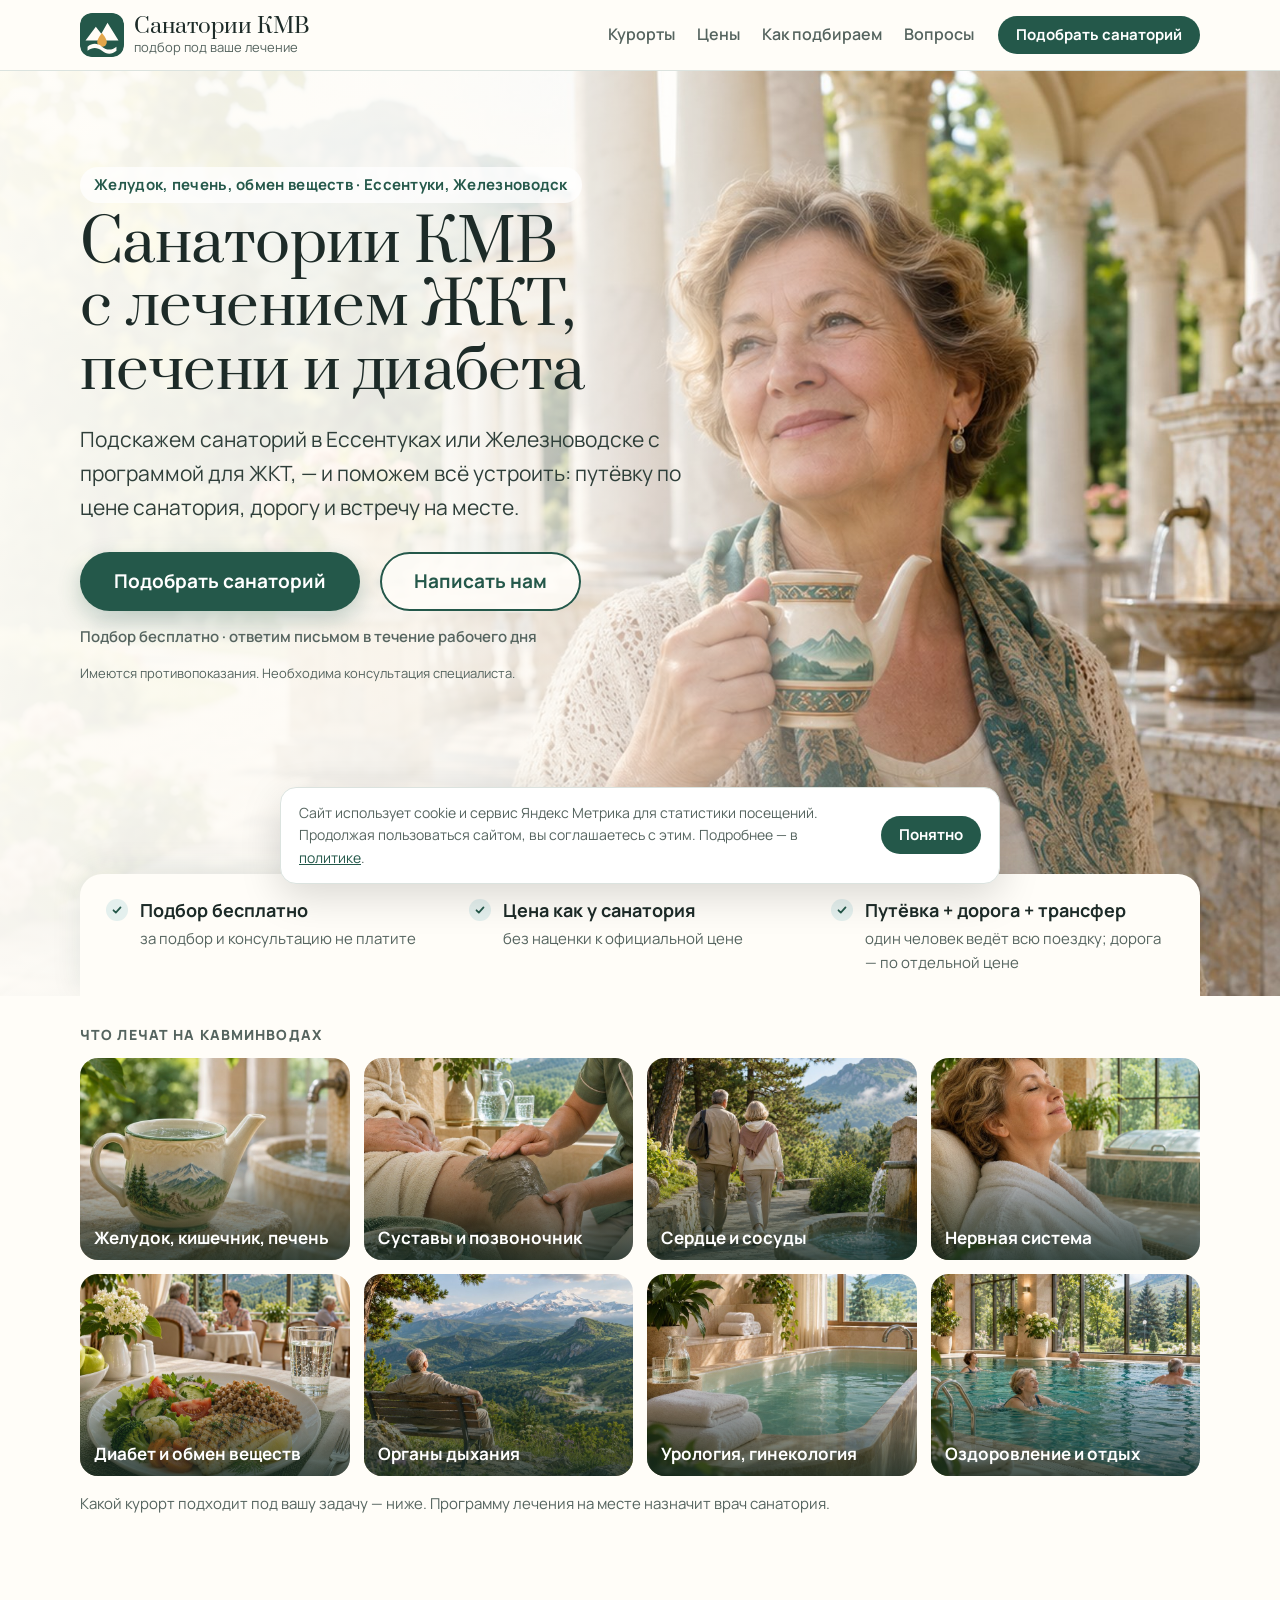
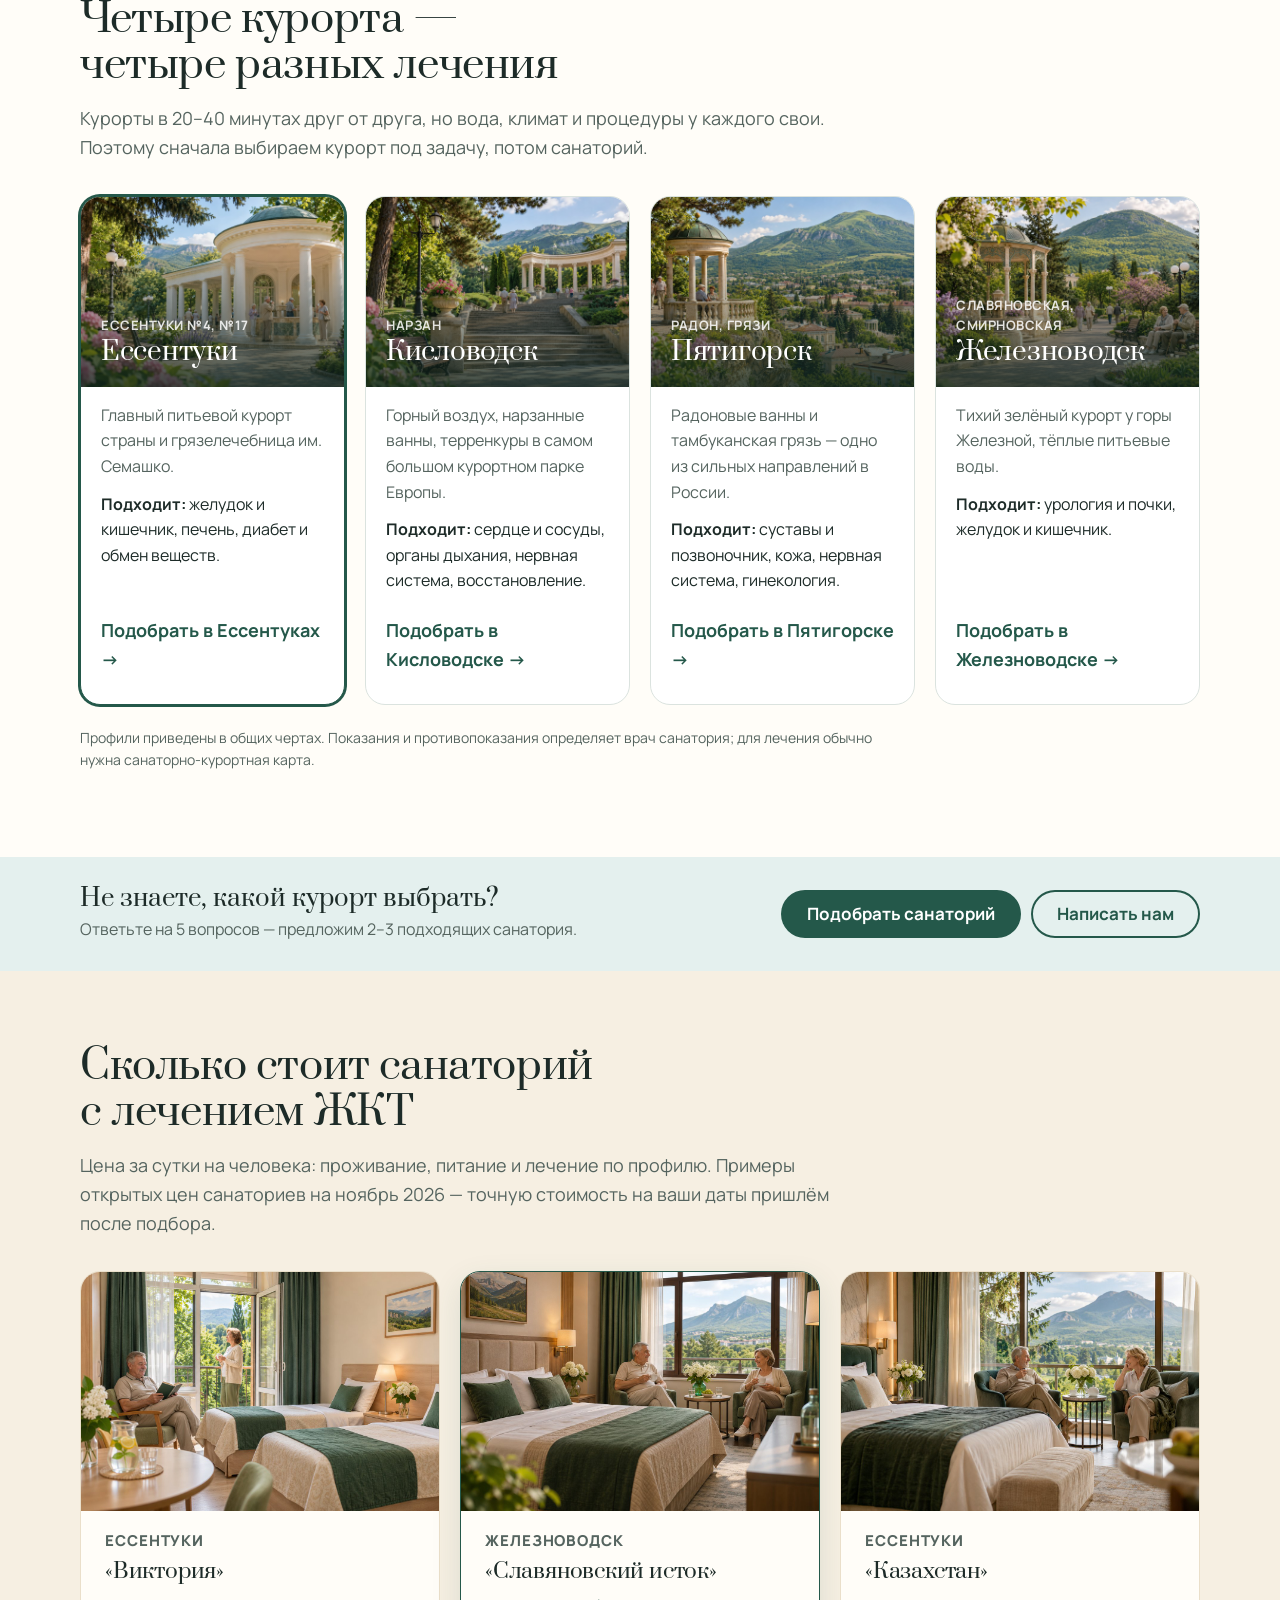
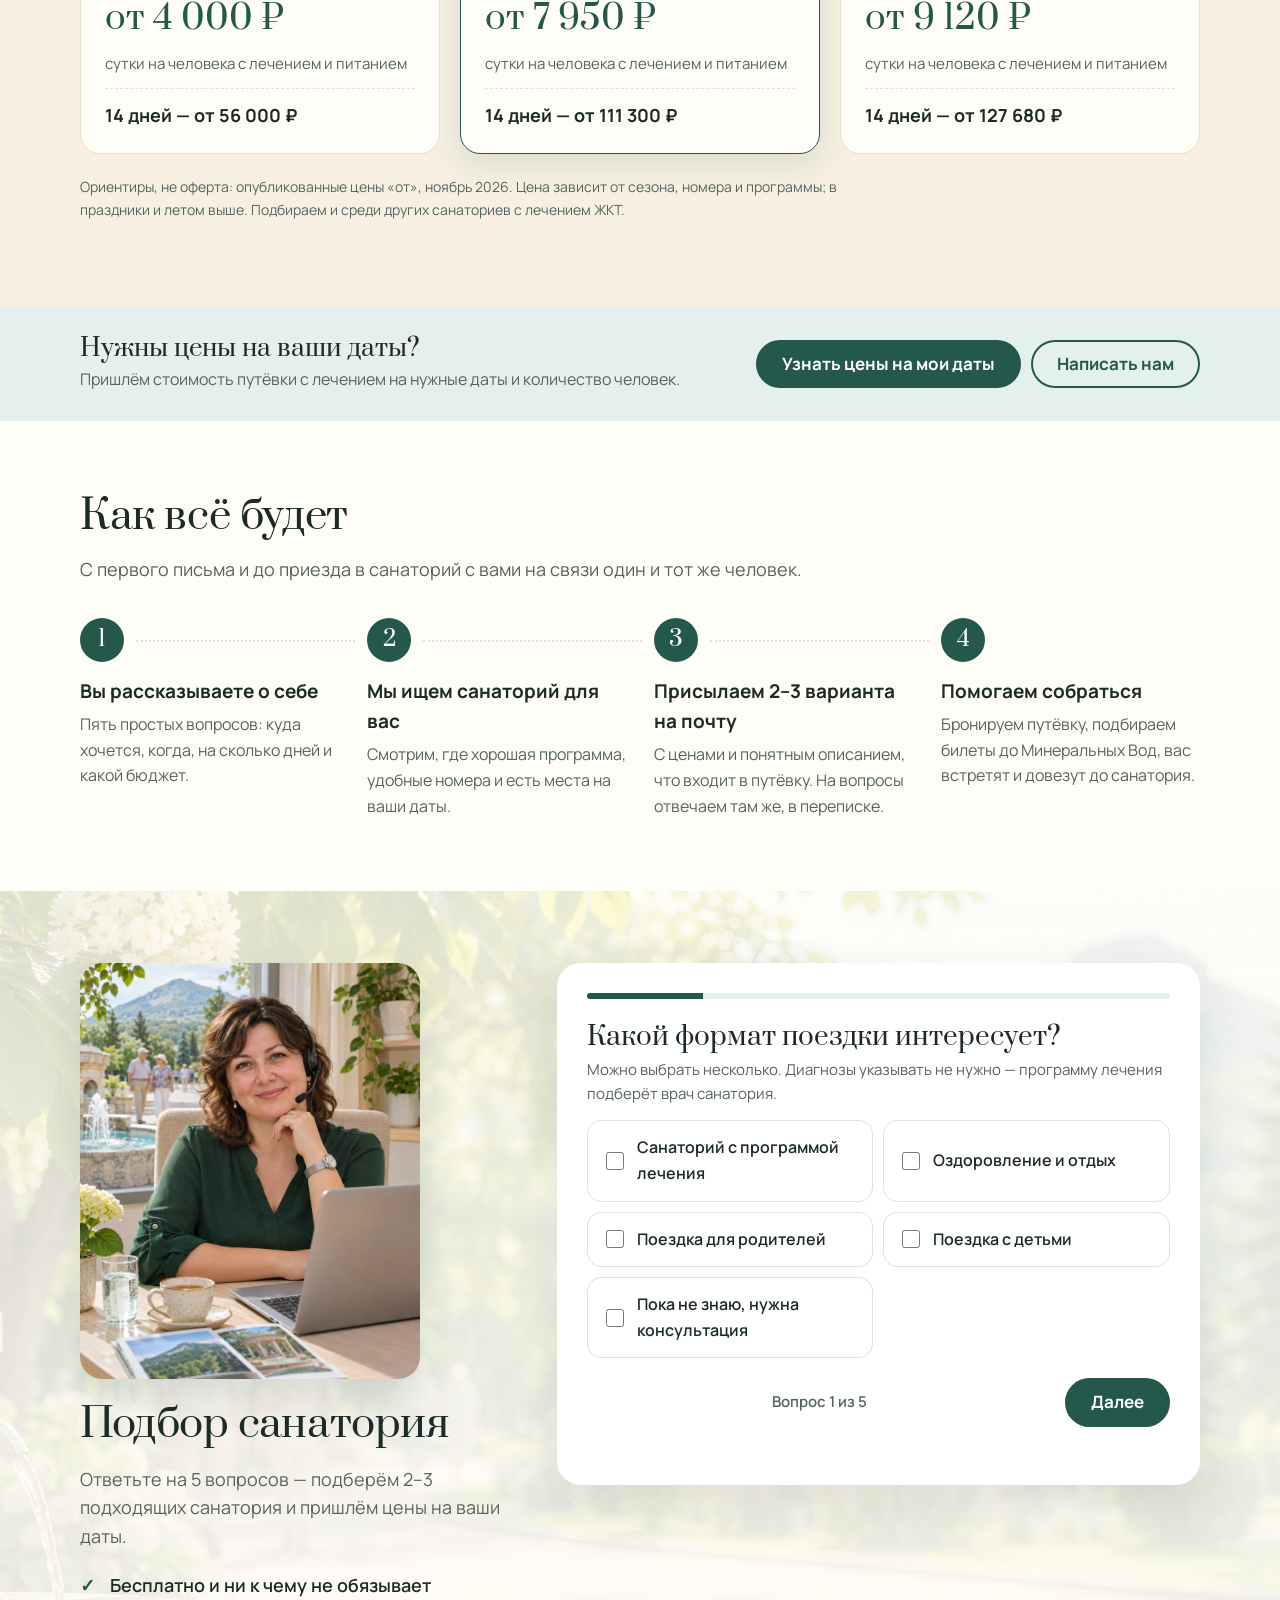
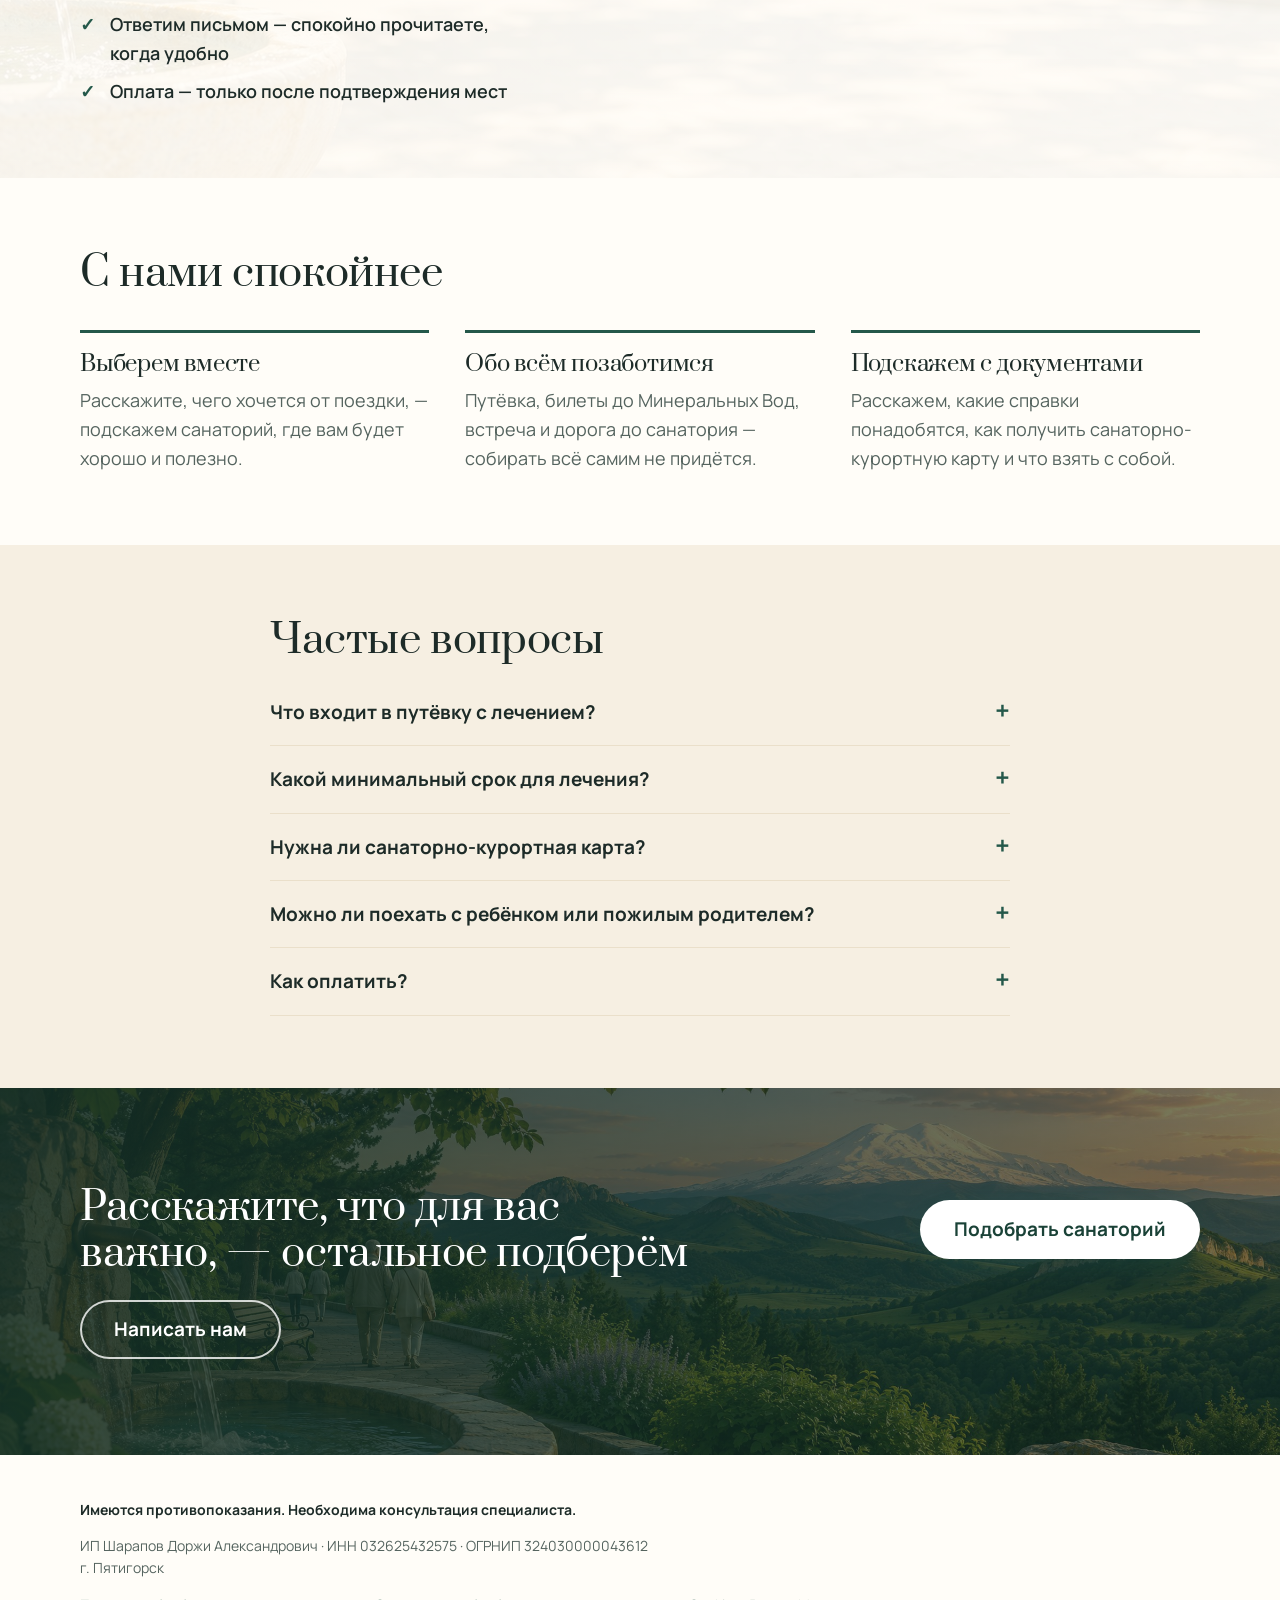
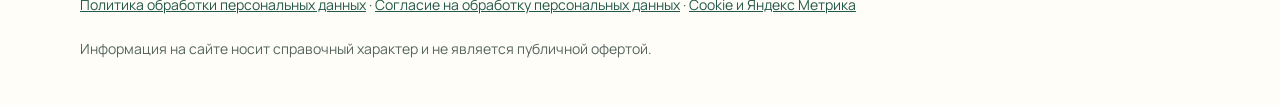
<file: zhkt/index.html>
<!doctype html>
<html lang="ru">
<head>
<meta charset="utf-8">
<meta name="viewport" content="width=device-width,initial-scale=1,viewport-fit=cover">
<title>Санатории КМВ с лечением ЖКТ, печени и диабета | санаториикмв.рф</title>
<meta name="description" content="Санатории Ессентуков и Железноводска с лечением желудка, кишечника, печени и диабета: питьевые минеральные воды. Цены 2026–2027. Подбор бесплатно.">
<link rel="canonical" href="https://санаториикмв.рф/zhkt/">
<meta property="og:title" content="Санатории КМВ с лечением ЖКТ, печени и диабета">
<meta property="og:description" content="Кисловодск, Ессентуки, Пятигорск, Железноводск. Путёвка, дорога и трансфер.">
<meta property="og:image" content="/img/og.jpg">
<link rel="icon" href="/favicon.ico" sizes="any">
<link rel="icon" href="/brand/icon.svg" type="image/svg+xml">
<link rel="apple-touch-icon" href="/brand/apple-touch-icon.png">
<meta name="theme-color" content="#24584A">
<link rel="preconnect" href="https://fonts.googleapis.com">
<link rel="stylesheet" href="https://fonts.googleapis.com/css2?family=Prata&family=Manrope:wght@400;500;600;700;800&display=swap">
<link rel="stylesheet" href="/style.css?v=17">
</head>
<body data-g="g6">
<header class="top">
  <div class="wrap top-in">
    <a class="logo" href="/"><img src="/brand/icon.svg" alt="" width="44" height="44"><span><b>Санатории КМВ</b><small>подбор под ваше лечение</small></span></a>
    <nav><a href="#resorts">Курорты</a><a href="#prices">Цены</a><a href="#how">Как подбираем</a><a href="#faq">Вопросы</a></nav>
    <div class="top-cta">
            <a class="btn btn-sm" href="#quiz" data-goal="cta_header">Подобрать санаторий</a>
    </div>
  </div>
</header>

<section class="hero">
  <div class="hero-art" aria-hidden="true" style="--hd:url(/img/hero-essentuki-desktop.jpg);--hm:url(/img/hero-essentuki-mobile.jpg)"></div>
  <div class="wrap hero-in">
    <div class="hero-copy">
      <p class="kicker" id="heroKicker">Желудок, печень, обмен веществ · Ессентуки, Железноводск</p>
      <h1 id="heroTitle">Санатории КМВ с лечением ЖКТ, печени и диабета</h1>
      <p class="lead" id="heroLead">Подскажем санаторий в Ессентуках или Железноводске с программой для ЖКТ, — и поможем всё устроить: путёвку по цене санатория, дорогу и встречу на месте.</p>
      <div class="hero-actions">
        <a class="btn btn-lg" href="#quiz" data-goal="cta_hero">Подобрать санаторий</a>
        <button type="button" class="btn ghost btn-lg" data-callback data-goal="cb_hero">Написать нам</button>
        <span class="hero-note">Подбор бесплатно · ответим письмом в течение рабочего дня</span>
        <span class="hero-warn">Имеются противопоказания. Необходима консультация специалиста.</span>
      </div>
    </div>
    <ul class="promise">
      <li><b>Подбор бесплатно</b><span>за подбор и консультацию не платите</span></li>
      <li><b>Цена как у санатория</b><span>без наценки к официальной цене</span></li>
      <li><b>Путёвка + дорога + трансфер</b><span>один человек ведёт всю поездку; дорога — по отдельной цене</span></li>
    </ul>
  </div>
</section>

<section class="profiles">
  <div class="wrap">
    <p class="eyebrow">Что лечат на Кавминводах</p>
    <div class="tiles">
      <a href="#resorts" class="tile"><img src="/img/treat-gi.jpg" alt="" loading="lazy" width="800" height="800"><span>Желудок, кишечник, печень</span></a>
      <a href="#resorts" class="tile"><img src="/img/treat-joints.jpg" alt="" loading="lazy" width="800" height="800"><span>Суставы и позвоночник</span></a>
      <a href="#resorts" class="tile"><img src="/img/treat-heart.jpg" alt="" loading="lazy" width="800" height="800"><span>Сердце и сосуды</span></a>
      <a href="#resorts" class="tile"><img src="/img/treat-nerves.jpg" alt="" loading="lazy" width="800" height="800"><span>Нервная система</span></a>
      <a href="#resorts" class="tile"><img src="/img/treat-diabetes.jpg" alt="" loading="lazy" width="800" height="800"><span>Диабет и обмен веществ</span></a>
      <a href="#resorts" class="tile"><img src="/img/treat-breath.jpg" alt="" loading="lazy" width="800" height="800"><span>Органы дыхания</span></a>
      <a href="#resorts" class="tile"><img src="/img/treat-uro.jpg" alt="" loading="lazy" width="800" height="800"><span>Урология, гинекология</span></a>
      <a href="#resorts" class="tile"><img src="/img/treat-wellness.jpg" alt="" loading="lazy" width="800" height="800"><span>Оздоровление и отдых</span></a>
    </div>
    <p class="bridge">Какой курорт подходит под вашу задачу — ниже. Программу лечения на месте назначит врач санатория.</p>
  </div>
</section>

<section id="resorts" class="block">
  <div class="wrap">
    <div class="sec-head"><h2>Четыре курорта — четыре разных лечения</h2><p>Курорты в 20–40 минутах друг от друга, но вода, климат и процедуры у каждого свои. Поэтому сначала выбираем курорт под задачу, потом санаторий.</p></div>
    <div class="resorts">
      <article class="resort is-match" data-g="g2">
        <div class="r-top" style="background-image:url(/img/resort-essentuki.jpg)"><span class="r-water">Ессентуки №4, №17</span><h3>Ессентуки</h3></div>
        <p>Главный питьевой курорт страны и грязелечебница им. Семашко.</p>
        <p class="r-for"><b>Подходит:</b> желудок и кишечник, печень, диабет и обмен веществ.</p>
        <a href="#quiz" data-resort="Ессентуки" class="r-link">Подобрать в Ессентуках →</a>
      </article>
      <article class="resort" data-g="g1">
        <div class="r-top" style="background-image:url(/img/resort-kislovodsk.jpg)"><span class="r-water">Нарзан</span><h3>Кисловодск</h3></div>
        <p>Горный воздух, нарзанные ванны, терренкуры в самом большом курортном парке Европы.</p>
        <p class="r-for"><b>Подходит:</b> сердце и сосуды, органы дыхания, нервная система, восстановление.</p>
        <a href="#quiz" data-resort="Кисловодск" class="r-link">Подобрать в Кисловодске →</a>
      </article>
      <article class="resort" data-g="g3">
        <div class="r-top" style="background-image:url(/img/resort-pyatigorsk.jpg)"><span class="r-water">Радон, грязи</span><h3>Пятигорск</h3></div>
        <p>Радоновые ванны и тамбуканская грязь — одно из сильных направлений в России.</p>
        <p class="r-for"><b>Подходит:</b> суставы и позвоночник, кожа, нервная система, гинекология.</p>
        <a href="#quiz" data-resort="Пятигорск" class="r-link">Подобрать в Пятигорске →</a>
      </article>
      <article class="resort" data-g="g3">
        <div class="r-top" style="background-image:url(/img/resort-zheleznovodsk.jpg)"><span class="r-water">Славяновская, Смирновская</span><h3>Железноводск</h3></div>
        <p>Тихий зелёный курорт у горы Железной, тёплые питьевые воды.</p>
        <p class="r-for"><b>Подходит:</b> урология и почки, желудок и кишечник.</p>
        <a href="#quiz" data-resort="Железноводск" class="r-link">Подобрать в Железноводске →</a>
      </article>
    </div>
    <p class="fine">Профили приведены в общих чертах. Показания и противопоказания определяет врач санатория; для лечения обычно нужна санаторно-курортная карта.</p>
  </div>
</section>

<section class="band"><div class="wrap band-in"><div><b>Не знаете, какой курорт выбрать?</b><span>Ответьте на 5 вопросов — предложим 2–3 подходящих санатория.</span></div><div class="band-btns"><a class="btn" href="#quiz" data-goal="cta_resorts">Подобрать санаторий</a><button type="button" class="btn ghost" data-callback data-goal="cta_resorts_cb">Написать нам</button></div></div></section>

<section id="prices" class="block tint">
  <div class="wrap">
    <div class="sec-head"><h2>Сколько стоит санаторий с лечением ЖКТ</h2><p>Цена за сутки на человека: проживание, питание и лечение по профилю. Примеры открытых цен санаториев на ноябрь 2026 — точную стоимость на ваши даты пришлём после подбора.</p></div>
    <div class="price-grid">
      <div class="price"><img src="/img/price-standard.jpg" alt="" loading="lazy" width="1200" height="800"><span class="p-cls">Ессентуки</span><h3>«Виктория»</h3><b>от 4 000 ₽</b><span>сутки на человека с лечением и питанием</span><em>14 дней — от 56 000 ₽</em></div>
      <div class="price hl"><img src="/img/price-comfort.jpg" alt="" loading="lazy" width="1200" height="800"><span class="p-cls">Железноводск</span><h3>«Славяновский исток»</h3><b>от 7 950 ₽</b><span>сутки на человека с лечением и питанием</span><em>14 дней — от 111 300 ₽</em></div>
      <div class="price"><img src="/img/price-premium.jpg" alt="" loading="lazy" width="1200" height="800"><span class="p-cls">Ессентуки</span><h3>«Казахстан»</h3><b>от 9 120 ₽</b><span>сутки на человека с лечением и питанием</span><em>14 дней — от 127 680 ₽</em></div>
    </div>
    <p class="fine">Ориентиры, не оферта: опубликованные цены «от», ноябрь 2026. Цена зависит от сезона, номера и программы; в праздники и летом выше. Подбираем и среди других санаториев с лечением ЖКТ.</p>
  </div>
</section>

<section class="band"><div class="wrap band-in"><div><b>Нужны цены на ваши даты?</b><span>Пришлём стоимость путёвки с лечением на нужные даты и количество человек.</span></div><div class="band-btns"><a class="btn" href="#quiz" data-goal="cta_prices">Узнать цены на мои даты</a><button type="button" class="btn ghost" data-callback data-goal="cta_prices_cb">Написать нам</button></div></div></section>

<section id="how" class="block">
  <div class="wrap">
    <div class="sec-head"><h2>Как всё будет</h2><p>С первого письма и до приезда в санаторий с вами на связи один и тот же человек.</p></div>
    <ol class="steps">
      <li><b>Вы рассказываете о себе</b><span>Пять простых вопросов: куда хочется, когда, на сколько дней и какой бюджет.</span></li>
      <li><b>Мы ищем санаторий для вас</b><span>Смотрим, где хорошая программа, удобные номера и есть места на ваши даты.</span></li>
      <li><b>Присылаем 2–3 варианта на почту</b><span>С ценами и понятным описанием, что входит в путёвку. На вопросы отвечаем там же, в переписке.</span></li>
      <li><b>Помогаем собраться</b><span>Бронируем путёвку, подбираем билеты до Минеральных Вод, вас встретят и довезут до санатория.</span></li>
    </ol>
  </div>
</section>

<section id="quiz" class="block quiz-sec">
  <div class="wrap quiz-wrap">
    <div class="quiz-aside">
      <img class="consult" src="/img/consultant.jpg" alt="" loading="lazy" width="900" height="1100">
      <h2>Подбор санатория</h2>
      <p>Ответьте на 5 вопросов — подберём 2–3 подходящих санатория и пришлём цены на ваши даты.</p>
      <ul class="aside-list">
        <li>Бесплатно и ни к чему не обязывает</li>
        <li>Ответим письмом — спокойно прочитаете, когда удобно</li>
        <li>Оплата — только после подтверждения мест</li>
      </ul>
    </div>
    <form id="q" novalidate>
      <div class="qbar"><span id="qbarFill"></span></div>
      <div class="qstep is-active" data-step="1">
        <p class="qtitle">Какой формат поездки интересует?</p>
        <p class="qhint">Можно выбрать несколько. Диагнозы указывать не нужно — программу лечения подберёт врач санатория.</p>
        <div class="opts">
          <label><input type="checkbox" name="profile" value="Санаторий с программой лечения">Санаторий с программой лечения</label>
          <label><input type="checkbox" name="profile" value="Оздоровление и отдых">Оздоровление и отдых</label>
          <label><input type="checkbox" name="profile" value="Поездка для родителей">Поездка для родителей</label>
          <label><input type="checkbox" name="profile" value="Поездка с детьми">Поездка с детьми</label>
          <label><input type="checkbox" name="profile" value="Нужна консультация">Пока не знаю, нужна консультация</label>
        </div>
      </div>
      <div class="qstep" data-step="2">
        <p class="qtitle">Есть пожелания по курорту?</p>
        <div class="opts">
          <label><input type="radio" name="resort" value="Кисловодск">Кисловодск</label>
          <label><input type="radio" name="resort" value="Ессентуки" checked>Ессентуки</label>
          <label><input type="radio" name="resort" value="Пятигорск">Пятигорск</label>
          <label><input type="radio" name="resort" value="Железноводск">Железноводск</label>
          <label class="wide"><input type="radio" name="resort" value="Не важно">Не важно — подберите по лечению</label>
        </div>
      </div>
      <div class="qstep" data-step="3">
        <p class="qtitle">Когда и на сколько дней?</p>
        <div class="grid2">
          <label class="fld">Месяц заезда<select name="month" id="month">
            <option value="">Выберите</option><option>Декабрь 2026</option><option>Новый год</option><option>Январь 2027</option><option>Февраль 2027</option><option>Март 2027</option><option>Апрель 2027</option><option>Май 2027</option><option>Лето 2027</option><option>Пока не знаю</option></select></label>
          <label class="fld">Длительность<select name="nights" id="nights">
            <option value="">Выберите</option><option>7–9 дней</option><option>10–14 дней</option><option>15–21 день</option><option>Пока не знаю</option></select></label>
        </div>
      </div>
      <div class="qstep" data-step="4">
        <p class="qtitle">Кто едет и какой бюджет?</p>
        <div class="grid2">
          <label class="fld">Взрослых<input type="number" name="adults" id="adults" min="1" value="1" inputmode="numeric"></label>
          <label class="fld">Детей<input type="number" name="children" id="children" min="0" value="0" inputmode="numeric"></label>
        </div>
        <div class="opts">
          <label><input type="radio" name="age" value="до 55">Все до 55 лет</label>
          <label><input type="radio" name="age" value="55+">Есть путешественники 55+</label>
        </div>
        <label class="fld">Бюджет на одного за всю путёвку<select name="budget" id="budget">
          <option value="">Выберите</option><option>до 60 тыс. ₽</option><option>60–100 тыс. ₽</option><option>100–150 тыс. ₽</option><option>больше 150 тыс. ₽</option><option>Не знаю, подскажите</option></select></label>
        <label class="chk"><input type="checkbox" name="need_trip" id="need_trip" value="yes" checked><span>Нужна помощь с дорогой и трансфером</span></label>
      </div>
      <div class="qstep" data-step="5">
        <p class="qtitle">Куда прислать подбор?</p>
        <p class="qhint">Пришлём 2–3 варианта санаториев с ценами письмом — спокойно прочитаете и ответите, когда удобно.</p>
        <label class="fld">Как к вам обращаться<input name="name" id="name" autocomplete="name" required></label>
        <label class="fld">Электронная почта<input name="email" id="email" type="email" autocomplete="email" inputmode="email" placeholder="name@mail.ru" required></label>
        <label class="fld">Телефон <small class="fld-note">— необязательно, если захотите, чтобы мы позвонили</small><input name="phone" id="phone" type="tel" autocomplete="tel" placeholder="+7"></label>
        <label class="fld">Комментарий, если есть <small class="fld-note">— без диагнозов и медицинских данных</small><textarea name="comment" id="comment" rows="2" placeholder="Пожелания, город отправления"></textarea></label>
        <label class="chk"><input type="checkbox" name="privacy_consent" id="privacy_consent" value="yes" required><span>Согласен на обработку персональных данных на условиях <a href="/consent.html" target="_blank">согласия</a> и <a href="/privacy.html" target="_blank">политики</a></span></label>
      </div>
      <div class="qnav">
        <button type="button" class="btn ghost" id="back" hidden>Назад</button>
        <span class="prog" id="prog">Вопрос 1 из 5</span>
        <button type="button" class="btn" id="next">Далее</button>
        <button type="submit" class="btn" id="send" hidden>Получить подбор</button>
      </div>
      <p class="qstatus" id="qstatus" role="status"></p>
    </form>
    <div class="done" id="done" hidden>
      <h3>Спасибо, заявка принята</h3>
      <p>Пришлём варианты санаториев на вашу почту в течение рабочего дня. Если письма нет — загляните в папку «Спам».</p>
    </div>
  </div>
</section>

<section class="block">
  <div class="wrap">
    <div class="sec-head"><h2>С нами спокойнее</h2></div>
    <div class="why">
      <div><h3>Выберем вместе</h3><p>Расскажите, чего хочется от поездки, — подскажем санаторий, где вам будет хорошо и полезно.</p></div>
      <div><h3>Обо всём позаботимся</h3><p>Путёвка, билеты до Минеральных Вод, встреча и дорога до санатория — собирать всё самим не придётся.</p></div>
      <div><h3>Подскажем с документами</h3><p>Расскажем, какие справки понадобятся, как получить санаторно-курортную карту и что взять с собой.</p></div>
    </div>
  </div>
</section>

<section id="faq" class="block tint">
  <div class="wrap narrow">
    <h2>Частые вопросы</h2>
    <details><summary>Что входит в путёвку с лечением?</summary><p>Обычно проживание, питание и лечение по профилю: консультации врача, процедуры, питьё минеральной воды. Набор процедур зависит от санатория и длительности — при подборе пришлём программу.</p></details>
    <details><summary>Какой минимальный срок для лечения?</summary><p>Врачи рекомендуют от 10–14 дней, чтобы курс дал эффект. Многие санатории продают путёвки с лечением от 7–10 дней.</p></details>
    <details><summary>Нужна ли санаторно-курортная карта?</summary><p>Как правило, да — её оформляют в поликлинике. Если карты нет, во многих санаториях можно пройти обследование на месте за доплату. Уточним под выбранный санаторий.</p></details>
    <details><summary>Можно ли поехать с ребёнком или пожилым родителем?</summary><p>Да. Подберём санаторий, где принимают детей нужного возраста или где удобно людям старшего возраста: лифт, лечение в одном корпусе, близко к парку.</p></details>
    <details><summary>Как оплатить?</summary><p>После выбора санатория подтверждаем места и присылаем договор и счёт. Оплата — только после подтверждения.</p></details>
  </div>
</section>

<section class="cta">
  <div class="wrap cta-in"><h2>Расскажите, что для вас важно, — остальное подберём</h2><a class="btn btn-lg light" href="#quiz" data-goal="cta_bottom">Подобрать санаторий</a><button type="button" class="btn btn-lg ghost-light" data-callback data-goal="cb_bottom">Написать нам</button></div>
</section>

<footer class="foot">
  <div class="wrap">
    <p class="warn">Имеются противопоказания. Необходима консультация специалиста.</p>
    <p id="legal">ИП Шарапов Доржи Александрович · ИНН 032625432575 · ОГРНИП 324030000043612<br>г. Пятигорск</p>
    <p><a href="/privacy.html">Политика обработки персональных данных</a> · <a href="/consent.html">Согласие на обработку персональных данных</a> · <a href="/privacy.html#cookie">Cookie и Яндекс Метрика</a></p>
    <p class="fine">Информация на сайте носит справочный характер и не является публичной офертой.</p>
  </div>
</footer>

<div class="cb" id="cb" hidden role="dialog" aria-modal="true" aria-labelledby="cbTitle">
  <form class="cb-box" id="cbForm" novalidate>
    <button type="button" class="cb-x" data-cb-close aria-label="Закрыть">×</button>
    <h3 id="cbTitle">Напишем вам на почту</h3>
    <p class="qhint">Оставьте имя и почту — пришлём варианты санаториев и ответим на вопросы письмом.</p>
    <label class="fld">Как к вам обращаться<input name="name" id="cbName" autocomplete="name" required></label>
    <label class="fld">Электронная почта<input name="email" id="cbEmail" type="email" autocomplete="email" inputmode="email" placeholder="name@mail.ru" required></label>
    <label class="fld">Ваш вопрос или пожелания <small class="fld-note">— необязательно, без диагнозов</small><textarea name="comment" id="cbComment" rows="2" placeholder="Курорт, даты, сколько человек"></textarea></label>
    <label class="fld">Телефон <small class="fld-note">— необязательно, если удобнее созвониться</small><input name="phone" id="cbPhone" type="tel" autocomplete="tel" placeholder="+7"></label>
    <label class="chk"><input type="checkbox" name="privacy_consent" id="cbConsent" value="yes" required><span>Согласен на обработку персональных данных на условиях <a href="/consent.html" target="_blank">согласия</a> и <a href="/privacy.html" target="_blank">политики</a></span></label>
    <button type="submit" class="btn btn-lg" id="cbSend">Отправить</button>
    <p class="qstatus" id="cbStatus" role="status"></p>
    <div class="cb-done" id="cbDone" hidden><h3>Спасибо!</h3><p>Напишем вам на почту в течение рабочего дня. Если письма нет — загляните в «Спам».</p></div>
  </form>
</div>
<div class="sticky" id="sticky"><a class="btn" href="#quiz" data-goal="cta_sticky">Подобрать санаторий</a><button type="button" class="btn ghost" data-callback data-goal="cb_sticky" aria-label="Написать нам">Написать</button></div>
<div class="ck" id="ck" hidden><p>Сайт использует cookie и сервис Яндекс Метрика для статистики посещений. Продолжая пользоваться сайтом, вы соглашаетесь с этим. Подробнее — в <a href="/privacy.html#cookie">политике</a>.</p><button type="button" class="btn btn-sm" id="ckOk">Понятно</button></div>
<script src="/config.js?v=17"></script>
<script src="/app.js?v=17"></script>
</body>
</html>
</file>
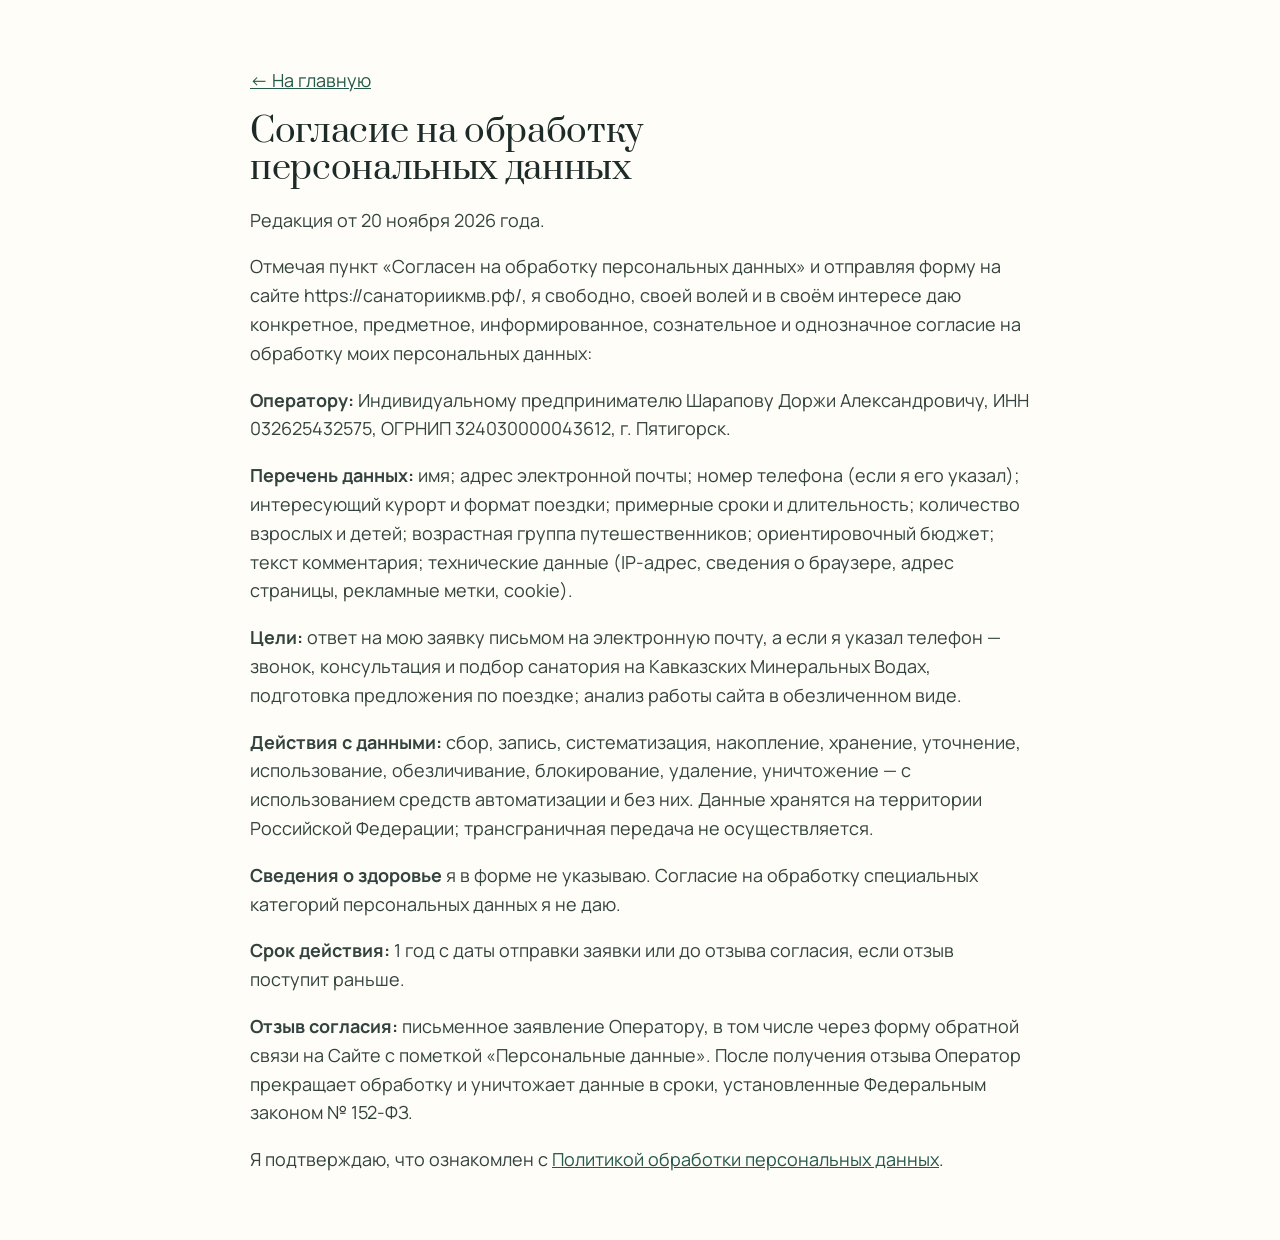
<file: consent.html>
<!doctype html>
<html lang="ru">
<head>
<meta charset="utf-8">
<meta name="viewport" content="width=device-width,initial-scale=1">
<title>Согласие на обработку персональных данных — санаториикмв.рф</title>
<meta name="robots" content="noindex">
<link rel="icon" href="/favicon.ico" sizes="any">
<link rel="stylesheet" href="https://fonts.googleapis.com/css2?family=Prata&family=Manrope:wght@400;600;700&display=swap">
<link rel="stylesheet" href="/style.css">
</head>
<body>
<main class="wrap doc">
<p><a href="/">← На главную</a></p>
<h1>Согласие на обработку персональных данных</h1>
<p>Редакция от 20 ноября 2026 года.</p>

<p>Отмечая пункт «Согласен на обработку персональных данных» и отправляя форму на сайте https://санаториикмв.рф/, я свободно, своей волей и в своём интересе даю конкретное, предметное, информированное, сознательное и однозначное согласие на обработку моих персональных данных:</p>

<p><b>Оператору:</b> Индивидуальному предпринимателю Шарапову Доржи Александровичу, ИНН 032625432575, ОГРНИП 324030000043612, г. Пятигорск.</p>

<p><b>Перечень данных:</b> имя; адрес электронной почты; номер телефона (если я его указал); интересующий курорт и формат поездки; примерные сроки и длительность; количество взрослых и детей; возрастная группа путешественников; ориентировочный бюджет; текст комментария; технические данные (IP-адрес, сведения о браузере, адрес страницы, рекламные метки, cookie).</p>

<p><b>Цели:</b> ответ на мою заявку письмом на электронную почту, а если я указал телефон — звонок, консультация и подбор санатория на Кавказских Минеральных Водах, подготовка предложения по поездке; анализ работы сайта в обезличенном виде.</p>

<p><b>Действия с данными:</b> сбор, запись, систематизация, накопление, хранение, уточнение, использование, обезличивание, блокирование, удаление, уничтожение — с использованием средств автоматизации и без них. Данные хранятся на территории Российской Федерации; трансграничная передача не осуществляется.</p>

<p><b>Сведения о здоровье</b> я в форме не указываю. Согласие на обработку специальных категорий персональных данных я не даю.</p>

<p><b>Срок действия:</b> 1 год с даты отправки заявки или до отзыва согласия, если отзыв поступит раньше.</p>

<p><b>Отзыв согласия:</b> письменное заявление Оператору, в том числе через форму обратной связи на Сайте с пометкой «Персональные данные». После получения отзыва Оператор прекращает обработку и уничтожает данные в сроки, установленные Федеральным законом № 152-ФЗ.</p>

<p>Я подтверждаю, что ознакомлен с <a href="/privacy.html">Политикой обработки персональных данных</a>.</p>
</main>
</body>
</html>
</file>
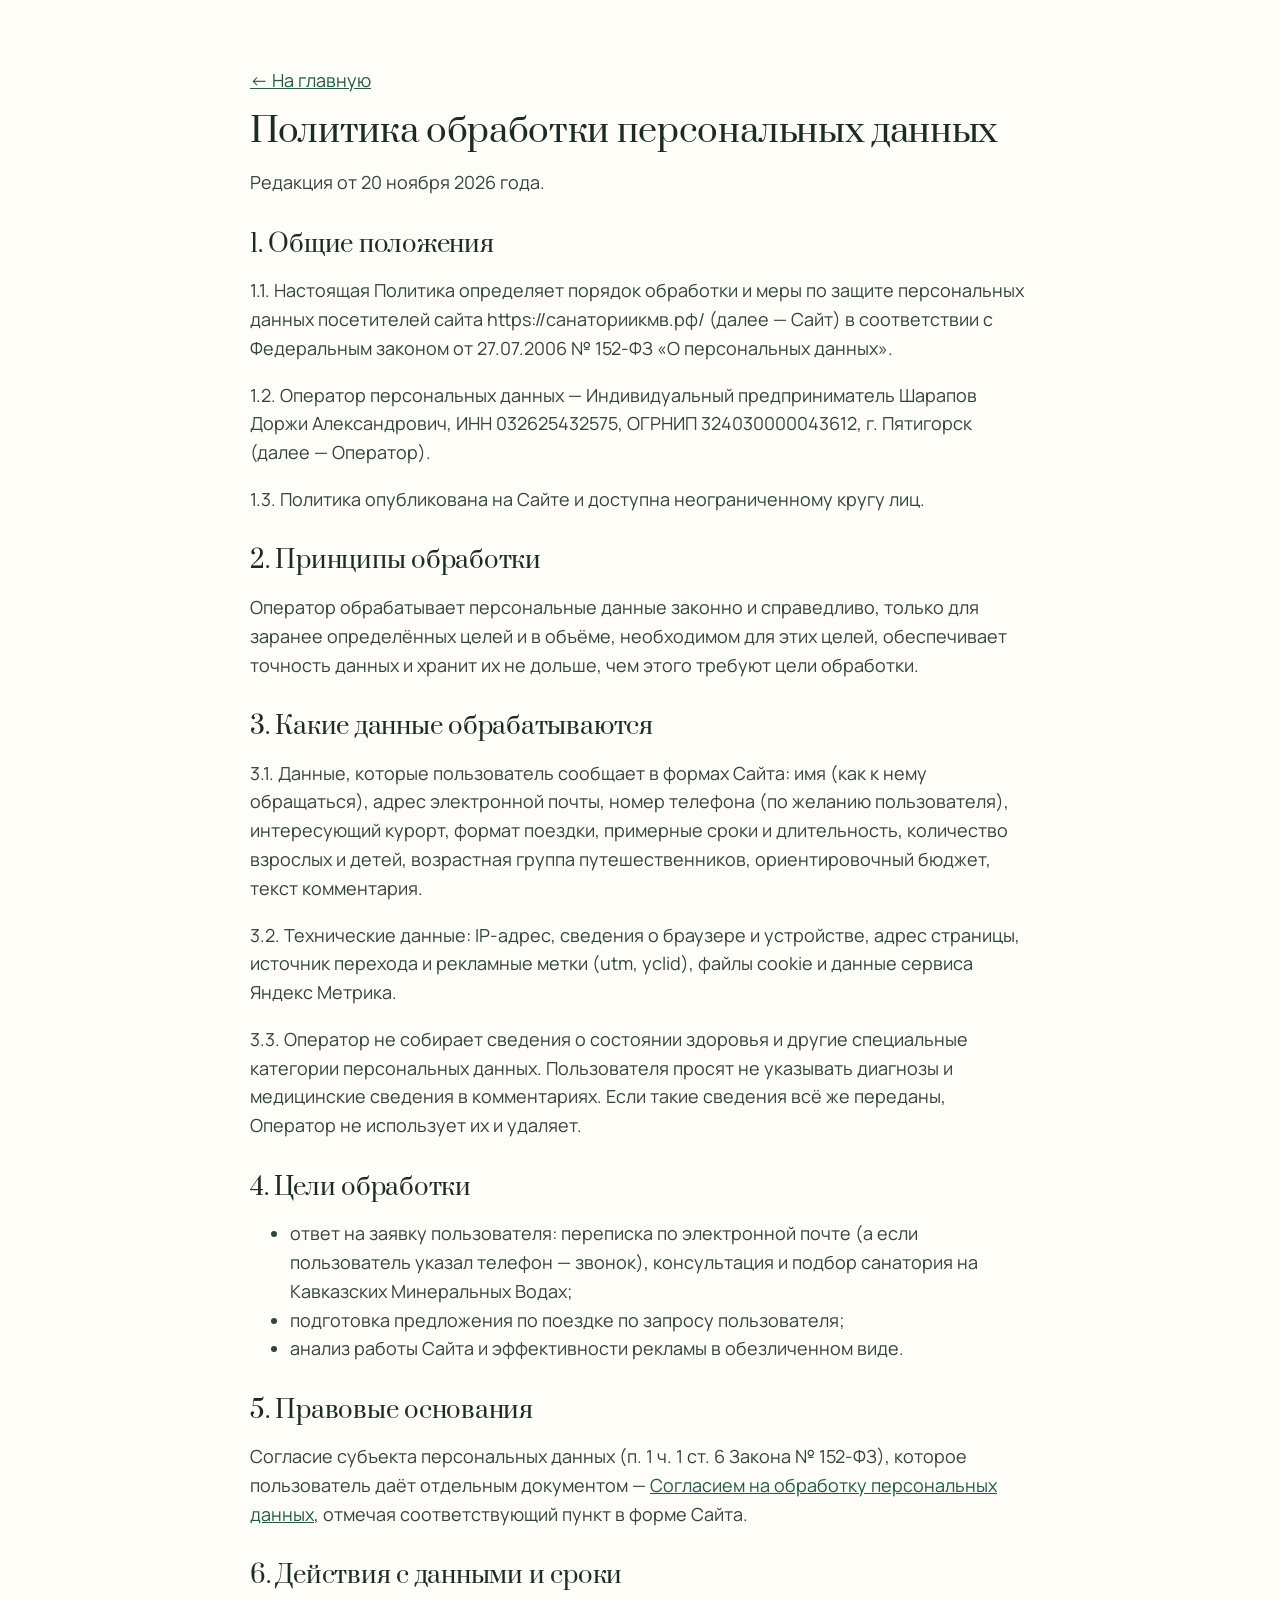
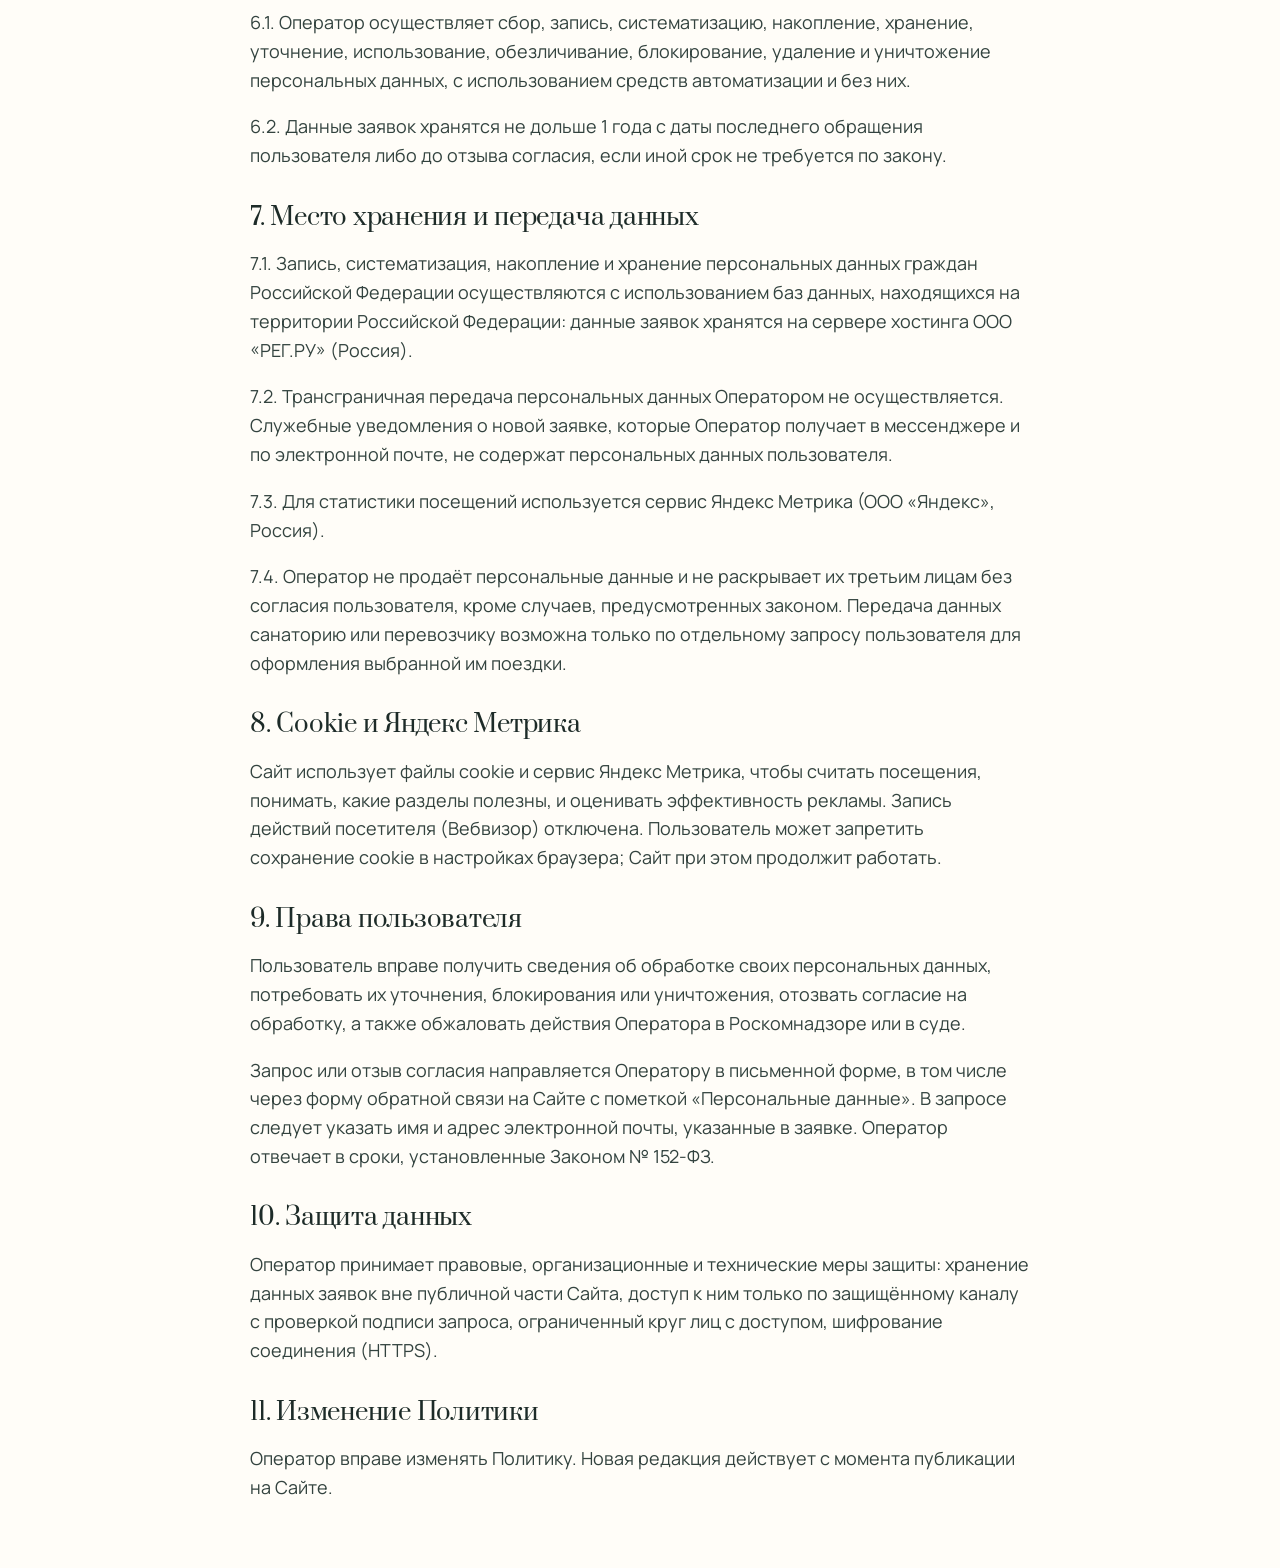
<file: privacy.html>
<!doctype html>
<html lang="ru">
<head>
<meta charset="utf-8">
<meta name="viewport" content="width=device-width,initial-scale=1">
<title>Политика обработки персональных данных — санаториикмв.рф</title>
<meta name="robots" content="noindex">
<link rel="icon" href="/favicon.ico" sizes="any">
<link rel="stylesheet" href="https://fonts.googleapis.com/css2?family=Prata&family=Manrope:wght@400;600;700&display=swap">
<link rel="stylesheet" href="/style.css">
</head>
<body>
<main class="wrap doc">
<p><a href="/">← На главную</a></p>
<h1>Политика обработки персональных данных</h1>
<p>Редакция от 20 ноября 2026 года.</p>

<h2>1. Общие положения</h2>
<p>1.1. Настоящая Политика определяет порядок обработки и меры по защите персональных данных посетителей сайта https://санаториикмв.рф/ (далее — Сайт) в соответствии с Федеральным законом от 27.07.2006 № 152-ФЗ «О персональных данных».</p>
<p>1.2. Оператор персональных данных — Индивидуальный предприниматель Шарапов Доржи Александрович, ИНН 032625432575, ОГРНИП 324030000043612, г. Пятигорск (далее — Оператор).</p>
<p>1.3. Политика опубликована на Сайте и доступна неограниченному кругу лиц.</p>

<h2>2. Принципы обработки</h2>
<p>Оператор обрабатывает персональные данные законно и справедливо, только для заранее определённых целей и в объёме, необходимом для этих целей, обеспечивает точность данных и хранит их не дольше, чем этого требуют цели обработки.</p>

<h2>3. Какие данные обрабатываются</h2>
<p>3.1. Данные, которые пользователь сообщает в формах Сайта: имя (как к нему обращаться), адрес электронной почты, номер телефона (по желанию пользователя), интересующий курорт, формат поездки, примерные сроки и длительность, количество взрослых и детей, возрастная группа путешественников, ориентировочный бюджет, текст комментария.</p>
<p>3.2. Технические данные: IP-адрес, сведения о браузере и устройстве, адрес страницы, источник перехода и рекламные метки (utm, yclid), файлы cookie и данные сервиса Яндекс Метрика.</p>
<p>3.3. Оператор не собирает сведения о состоянии здоровья и другие специальные категории персональных данных. Пользователя просят не указывать диагнозы и медицинские сведения в комментариях. Если такие сведения всё же переданы, Оператор не использует их и удаляет.</p>

<h2>4. Цели обработки</h2>
<ul>
<li>ответ на заявку пользователя: переписка по электронной почте (а если пользователь указал телефон — звонок), консультация и подбор санатория на Кавказских Минеральных Водах;</li>
<li>подготовка предложения по поездке по запросу пользователя;</li>
<li>анализ работы Сайта и эффективности рекламы в обезличенном виде.</li>
</ul>

<h2>5. Правовые основания</h2>
<p>Согласие субъекта персональных данных (п. 1 ч. 1 ст. 6 Закона № 152-ФЗ), которое пользователь даёт отдельным документом — <a href="/consent.html">Согласием на обработку персональных данных</a>, отмечая соответствующий пункт в форме Сайта.</p>

<h2>6. Действия с данными и сроки</h2>
<p>6.1. Оператор осуществляет сбор, запись, систематизацию, накопление, хранение, уточнение, использование, обезличивание, блокирование, удаление и уничтожение персональных данных, с использованием средств автоматизации и без них.</p>
<p>6.2. Данные заявок хранятся не дольше 1 года с даты последнего обращения пользователя либо до отзыва согласия, если иной срок не требуется по закону.</p>

<h2>7. Место хранения и передача данных</h2>
<p>7.1. Запись, систематизация, накопление и хранение персональных данных граждан Российской Федерации осуществляются с использованием баз данных, находящихся на территории Российской Федерации: данные заявок хранятся на сервере хостинга ООО «РЕГ.РУ» (Россия).</p>
<p>7.2. Трансграничная передача персональных данных Оператором не осуществляется. Служебные уведомления о новой заявке, которые Оператор получает в мессенджере и по электронной почте, не содержат персональных данных пользователя.</p>
<p>7.3. Для статистики посещений используется сервис Яндекс Метрика (ООО «Яндекс», Россия).</p>
<p>7.4. Оператор не продаёт персональные данные и не раскрывает их третьим лицам без согласия пользователя, кроме случаев, предусмотренных законом. Передача данных санаторию или перевозчику возможна только по отдельному запросу пользователя для оформления выбранной им поездки.</p>

<h2 id="cookie">8. Cookie и Яндекс Метрика</h2>
<p>Сайт использует файлы cookie и сервис Яндекс Метрика, чтобы считать посещения, понимать, какие разделы полезны, и оценивать эффективность рекламы. Запись действий посетителя (Вебвизор) отключена. Пользователь может запретить сохранение cookie в настройках браузера; Сайт при этом продолжит работать.</p>

<h2>9. Права пользователя</h2>
<p>Пользователь вправе получить сведения об обработке своих персональных данных, потребовать их уточнения, блокирования или уничтожения, отозвать согласие на обработку, а также обжаловать действия Оператора в Роскомнадзоре или в суде.</p>
<p>Запрос или отзыв согласия направляется Оператору в письменной форме, в том числе через форму обратной связи на Сайте с пометкой «Персональные данные». В запросе следует указать имя и адрес электронной почты, указанные в заявке. Оператор отвечает в сроки, установленные Законом № 152-ФЗ.</p>

<h2>10. Защита данных</h2>
<p>Оператор принимает правовые, организационные и технические меры защиты: хранение данных заявок вне публичной части Сайта, доступ к ним только по защищённому каналу с проверкой подписи запроса, ограниченный круг лиц с доступом, шифрование соединения (HTTPS).</p>

<h2>11. Изменение Политики</h2>
<p>Оператор вправе изменять Политику. Новая редакция действует с момента публикации на Сайте.</p>
</main>
</body>
</html>
</file>
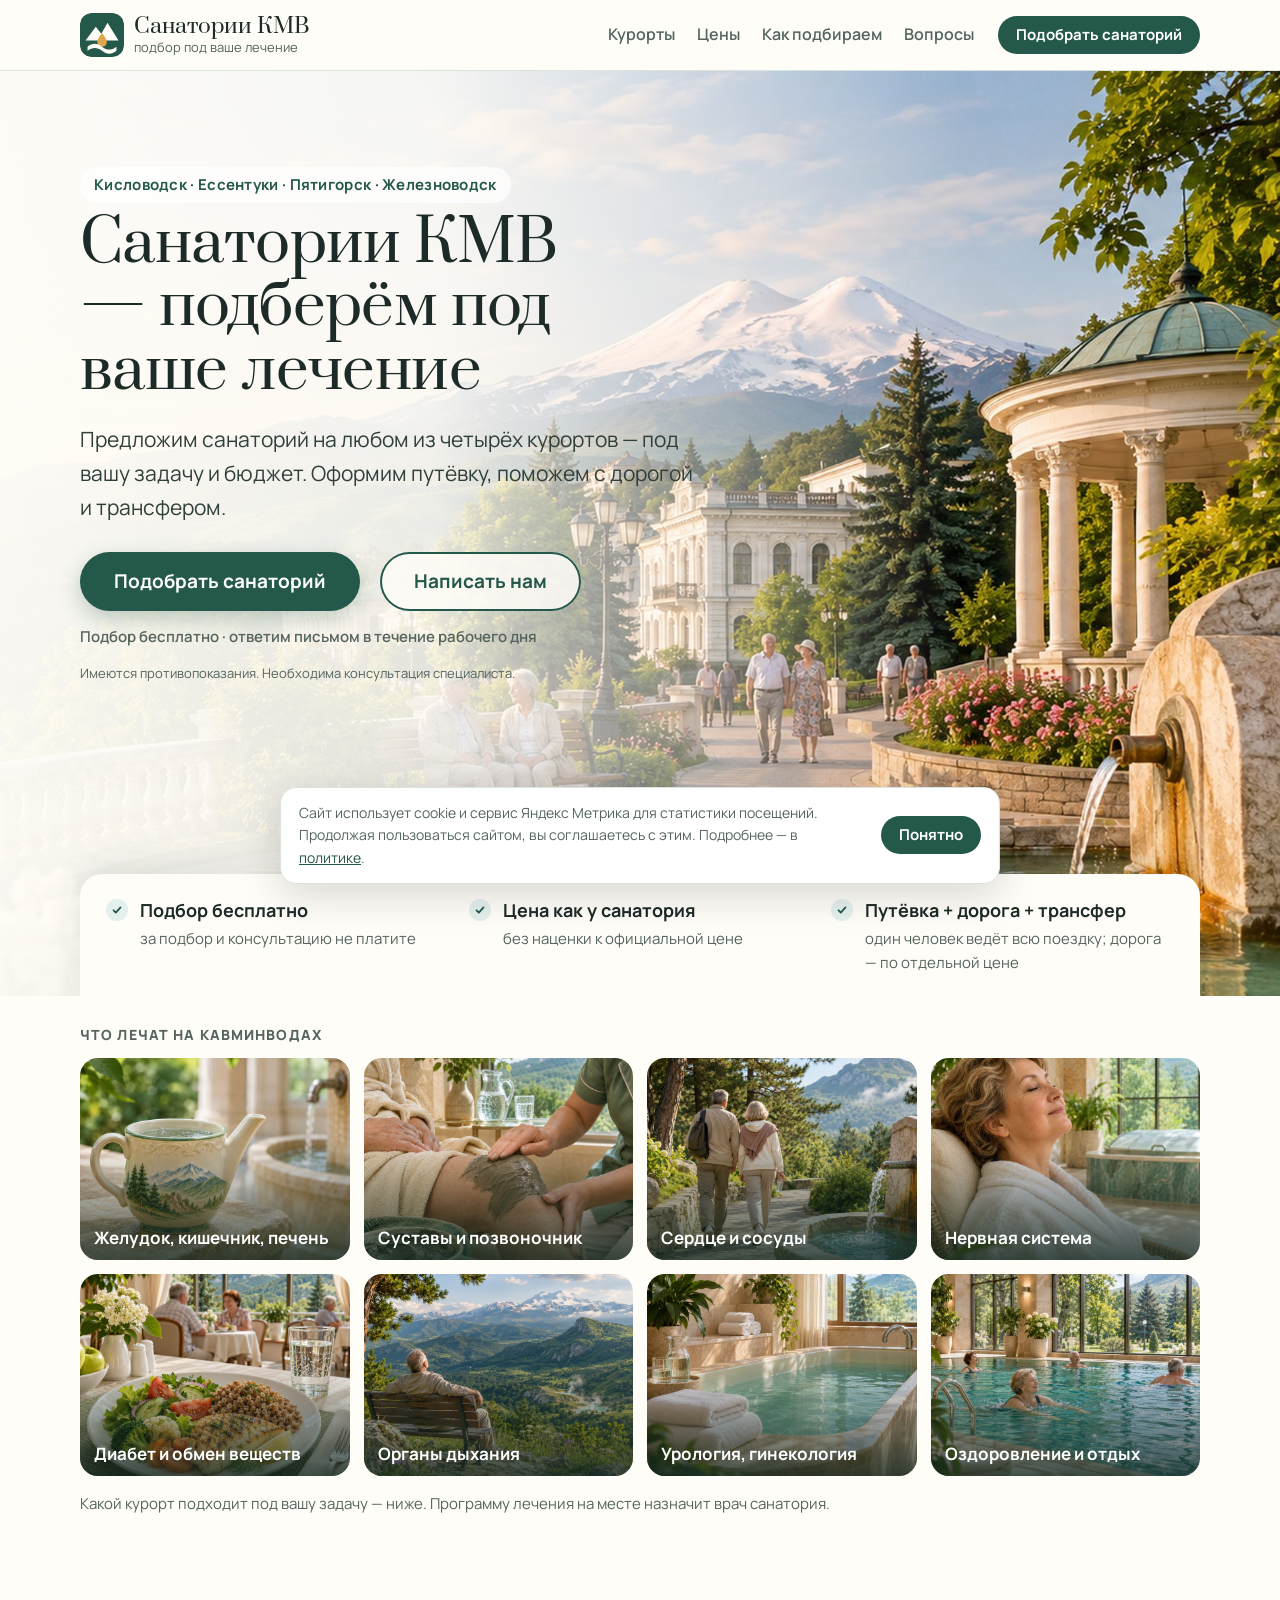
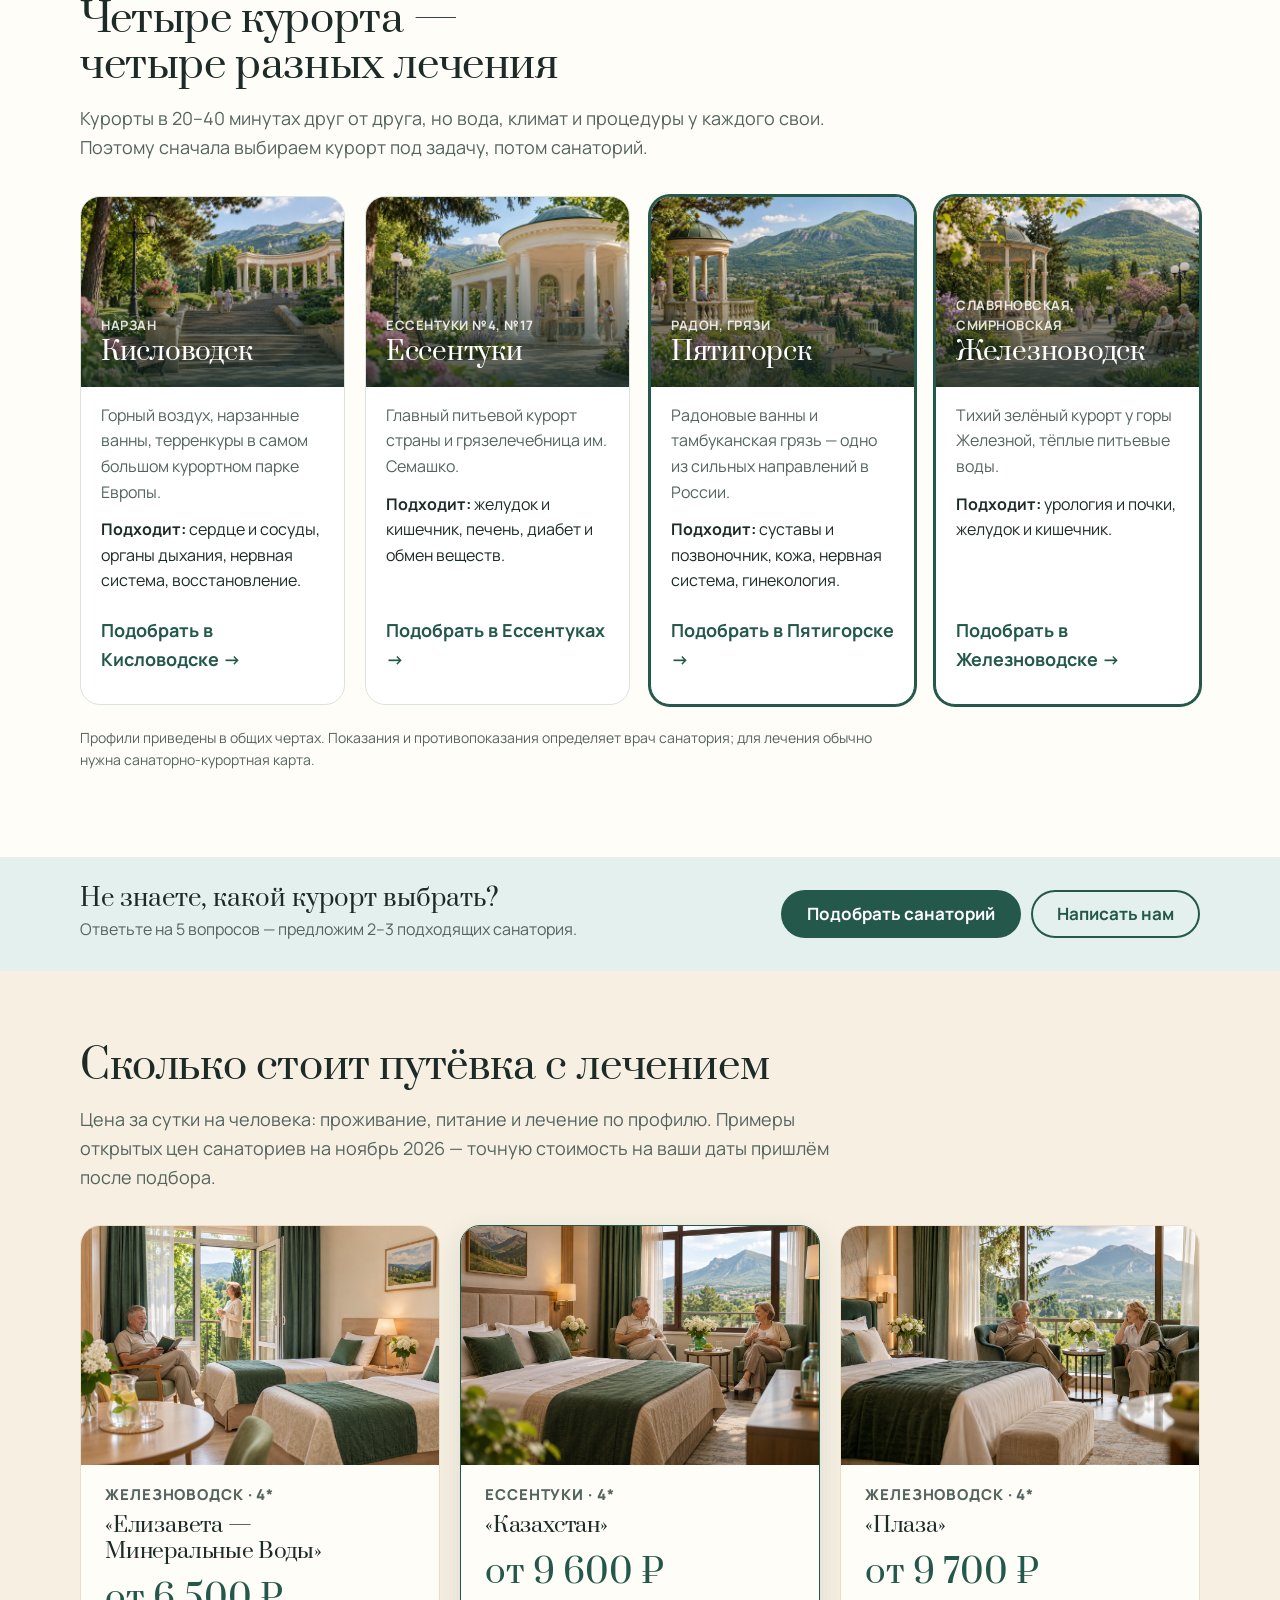
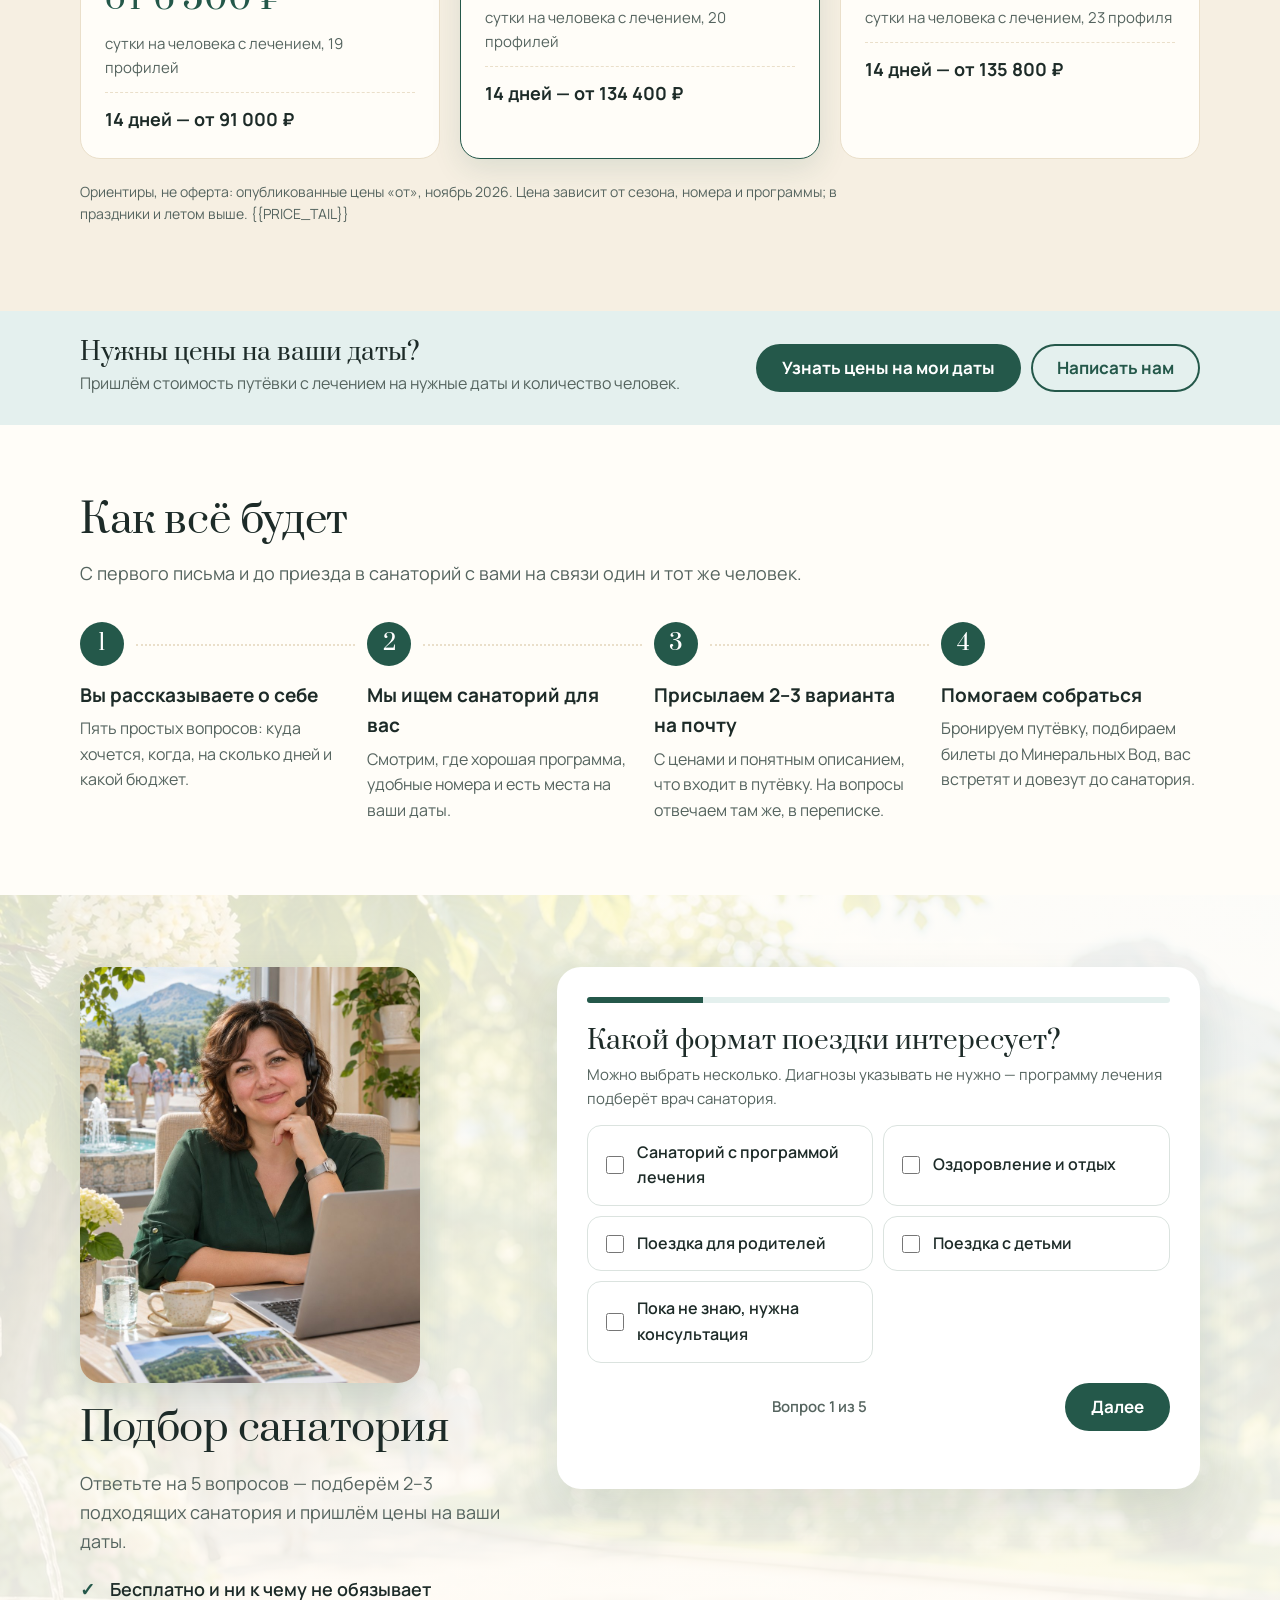
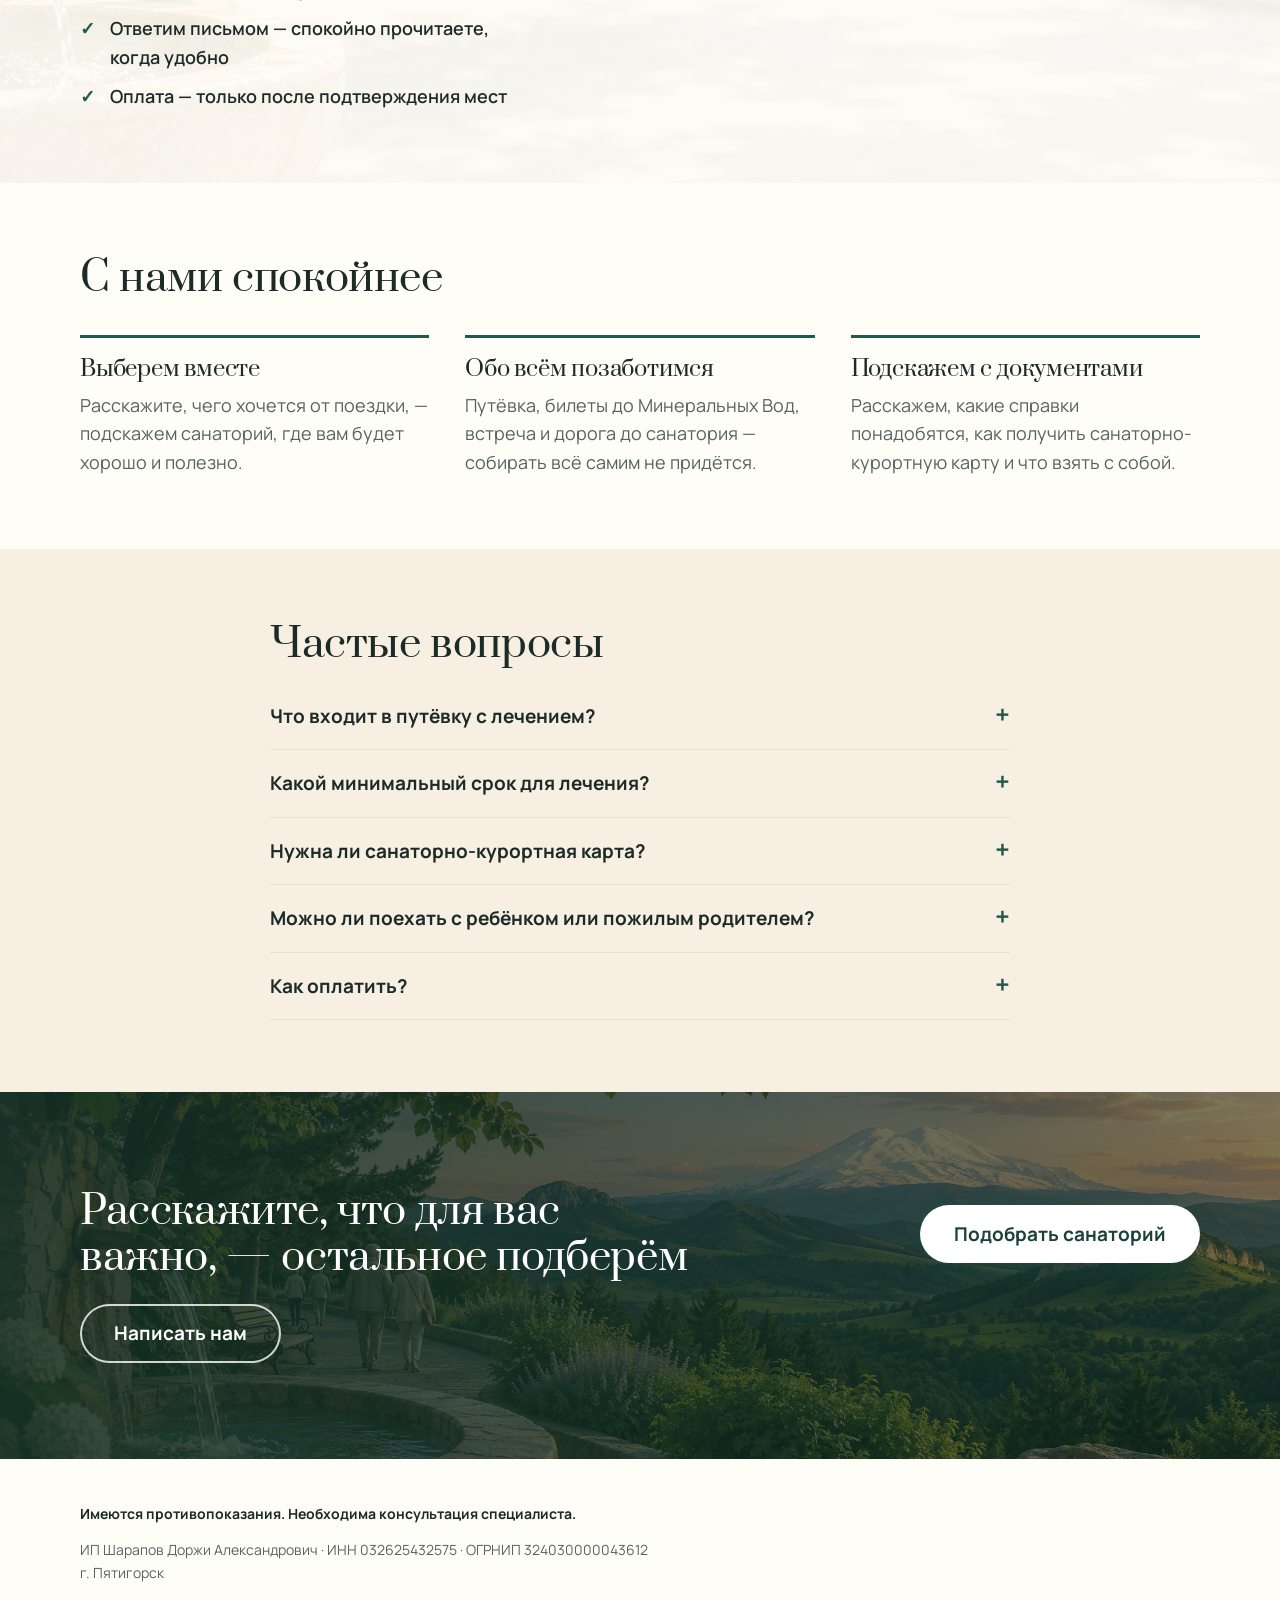
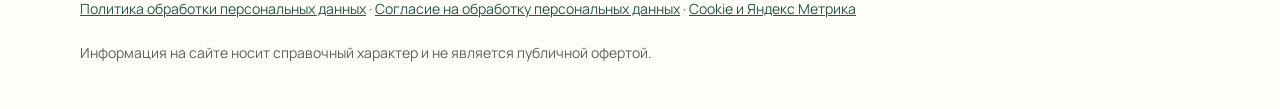
<file: template.html>
<!doctype html>
<html lang="ru">
<head>
<meta charset="utf-8">
<meta name="viewport" content="width=device-width,initial-scale=1,viewport-fit=cover">
<title>Санатории КМВ — подбор под ваше лечение | Кисловодск, Ессентуки, Пятигорск, Железноводск</title>
<meta name="description" content="Подберём санаторий на Кавказских Минеральных Водах под ваши задачи и бюджет. Путёвка с лечением, дорога и трансфер. Подбор бесплатно, цена как у санатория.">
<link rel="canonical" href="https://санаториикмв.рф/">
<meta property="og:title" content="Санатории КМВ — подбор под ваше лечение">
<meta property="og:description" content="Кисловодск, Ессентуки, Пятигорск, Железноводск. Путёвка, дорога и трансфер.">
<meta property="og:image" content="/img/og.jpg">
<link rel="icon" href="/favicon.ico" sizes="any">
<link rel="icon" href="/brand/icon.svg" type="image/svg+xml">
<link rel="apple-touch-icon" href="/brand/apple-touch-icon.png">
<meta name="theme-color" content="#24584A">
<link rel="preconnect" href="https://fonts.googleapis.com">
<link rel="stylesheet" href="https://fonts.googleapis.com/css2?family=Prata&family=Manrope:wght@400;500;600;700;800&display=swap">
<link rel="stylesheet" href="/style.css?v=8">
</head>
<body data-g="g3">
<header class="top">
  <div class="wrap top-in">
    <a class="logo" href="/"><img src="/brand/icon.svg" alt="" width="44" height="44"><span><b>Санатории КМВ</b><small>подбор под ваше лечение</small></span></a>
    <nav><a href="#resorts">Курорты</a><a href="#prices">Цены</a><a href="#how">Как подбираем</a><a href="#faq">Вопросы</a></nav>
    <div class="top-cta">
            <a class="btn btn-sm" href="#quiz" data-goal="cta_header">Подобрать санаторий</a>
    </div>
  </div>
</header>

<section class="hero">
  <div class="hero-art" aria-hidden="true"></div>
  <div class="wrap hero-in">
    <div class="hero-copy">
      <p class="kicker" id="heroKicker">Кисловодск · Ессентуки · Пятигорск · Железноводск</p>
      <h1 id="heroTitle">Санатории КМВ — подберём под ваше лечение</h1>
      <p class="lead" id="heroLead">Предложим санаторий на любом из четырёх курортов — под вашу задачу и бюджет. Оформим путёвку, поможем с дорогой и трансфером.</p>
      <div class="hero-actions">
        <a class="btn btn-lg" href="#quiz" data-goal="cta_hero">Подобрать санаторий</a>
        <button type="button" class="btn ghost btn-lg" data-callback data-goal="cb_hero">Написать нам</button>
        <span class="hero-note">Подбор бесплатно · ответим письмом в течение рабочего дня</span>
        <span class="hero-warn">Имеются противопоказания. Необходима консультация специалиста.</span>
      </div>
    </div>
    <ul class="promise">
      <li><b>Подбор бесплатно</b><span>за подбор и консультацию не платите</span></li>
      <li><b>Цена как у санатория</b><span>без наценки к официальной цене</span></li>
      <li><b>Путёвка + дорога + трансфер</b><span>один человек ведёт всю поездку; дорога — по отдельной цене</span></li>
    </ul>
  </div>
</section>

<section class="profiles">
  <div class="wrap">
    <p class="eyebrow">Что лечат на Кавминводах</p>
    <div class="tiles">
      <a href="#resorts" class="tile"><img src="/img/treat-gi.jpg" alt="" loading="lazy" width="800" height="800"><span>Желудок, кишечник, печень</span></a>
      <a href="#resorts" class="tile"><img src="/img/treat-joints.jpg" alt="" loading="lazy" width="800" height="800"><span>Суставы и позвоночник</span></a>
      <a href="#resorts" class="tile"><img src="/img/treat-heart.jpg" alt="" loading="lazy" width="800" height="800"><span>Сердце и сосуды</span></a>
      <a href="#resorts" class="tile"><img src="/img/treat-nerves.jpg" alt="" loading="lazy" width="800" height="800"><span>Нервная система</span></a>
      <a href="#resorts" class="tile"><img src="/img/treat-diabetes.jpg" alt="" loading="lazy" width="800" height="800"><span>Диабет и обмен веществ</span></a>
      <a href="#resorts" class="tile"><img src="/img/treat-breath.jpg" alt="" loading="lazy" width="800" height="800"><span>Органы дыхания</span></a>
      <a href="#resorts" class="tile"><img src="/img/treat-uro.jpg" alt="" loading="lazy" width="800" height="800"><span>Урология, гинекология</span></a>
      <a href="#resorts" class="tile"><img src="/img/treat-wellness.jpg" alt="" loading="lazy" width="800" height="800"><span>Оздоровление и отдых</span></a>
    </div>
    <p class="bridge">Какой курорт подходит под вашу задачу — ниже. Программу лечения на месте назначит врач санатория.</p>
  </div>
</section>

<section id="resorts" class="block">
  <div class="wrap">
    <div class="sec-head"><h2>Четыре курорта — четыре разных лечения</h2><p>Курорты в 20–40 минутах друг от друга, но вода, климат и процедуры у каждого свои. Поэтому сначала выбираем курорт под задачу, потом санаторий.</p></div>
    <div class="resorts">
      <article class="resort" data-g="g1">
        <div class="r-top" style="background-image:url(/img/resort-kislovodsk.jpg)"><span class="r-water">Нарзан</span><h3>Кисловодск</h3></div>
        <p>Горный воздух, нарзанные ванны, терренкуры в самом большом курортном парке Европы.</p>
        <p class="r-for"><b>Подходит:</b> сердце и сосуды, органы дыхания, нервная система, восстановление.</p>
        <a href="#quiz" data-resort="Кисловодск" class="r-link">Подобрать в Кисловодске →</a>
      </article>
      <article class="resort" data-g="g2">
        <div class="r-top" style="background-image:url(/img/resort-essentuki.jpg)"><span class="r-water">Ессентуки №4, №17</span><h3>Ессентуки</h3></div>
        <p>Главный питьевой курорт страны и грязелечебница им. Семашко.</p>
        <p class="r-for"><b>Подходит:</b> желудок и кишечник, печень, диабет и обмен веществ.</p>
        <a href="#quiz" data-resort="Ессентуки" class="r-link">Подобрать в Ессентуках →</a>
      </article>
      <article class="resort" data-g="g3">
        <div class="r-top" style="background-image:url(/img/resort-pyatigorsk.jpg)"><span class="r-water">Радон, грязи</span><h3>Пятигорск</h3></div>
        <p>Радоновые ванны и тамбуканская грязь — одно из сильных направлений в России.</p>
        <p class="r-for"><b>Подходит:</b> суставы и позвоночник, кожа, нервная система, гинекология.</p>
        <a href="#quiz" data-resort="Пятигорск" class="r-link">Подобрать в Пятигорске →</a>
      </article>
      <article class="resort" data-g="g3">
        <div class="r-top" style="background-image:url(/img/resort-zheleznovodsk.jpg)"><span class="r-water">Славяновская, Смирновская</span><h3>Железноводск</h3></div>
        <p>Тихий зелёный курорт у горы Железной, тёплые питьевые воды.</p>
        <p class="r-for"><b>Подходит:</b> урология и почки, желудок и кишечник.</p>
        <a href="#quiz" data-resort="Железноводск" class="r-link">Подобрать в Железноводске →</a>
      </article>
    </div>
    <p class="fine">Профили приведены в общих чертах. Показания и противопоказания определяет врач санатория; для лечения обычно нужна санаторно-курортная карта.</p>
  </div>
</section>

<section class="band"><div class="wrap band-in"><div><b>Не знаете, какой курорт выбрать?</b><span>Ответьте на 5 вопросов — предложим 2–3 подходящих санатория.</span></div><div class="band-btns"><a class="btn" href="#quiz" data-goal="cta_resorts">Подобрать санаторий</a><button type="button" class="btn ghost" data-callback data-goal="cta_resorts_cb">Написать нам</button></div></div></section>

<section id="prices" class="block tint">
  <div class="wrap">
    <div class="sec-head"><h2>Сколько стоит путёвка с лечением</h2><p>Цена за сутки на человека: проживание, питание и лечение по профилю. Примеры открытых цен санаториев на ноябрь 2026 — точную стоимость на ваши даты пришлём после подбора.</p></div>
    <div class="price-grid">
      <div class="price"><img src="/img/price-standard.jpg" alt="" loading="lazy" width="1200" height="800"><span class="p-cls">Железноводск · 4*</span><h3>«Елизавета — Минеральные Воды»</h3><b>от 6 500 ₽</b><span>сутки на человека с лечением, 19 профилей</span><em>14 дней — от 91 000 ₽</em></div>
      <div class="price hl"><img src="/img/price-comfort.jpg" alt="" loading="lazy" width="1200" height="800"><span class="p-cls">Ессентуки · 4*</span><h3>«Казахстан»</h3><b>от 9 600 ₽</b><span>сутки на человека с лечением, 20 профилей</span><em>14 дней — от 134 400 ₽</em></div>
      <div class="price"><img src="/img/price-premium.jpg" alt="" loading="lazy" width="1200" height="800"><span class="p-cls">Железноводск · 4*</span><h3>«Плаза»</h3><b>от 9 700 ₽</b><span>сутки на человека с лечением, 23 профиля</span><em>14 дней — от 135 800 ₽</em></div>
    </div>
    <p class="fine">Ориентиры, не оферта: опубликованные цены «от», ноябрь 2026. Цена зависит от сезона, номера и программы; в праздники и летом выше. {{PRICE_TAIL}}</p>
  </div>
</section>

<section class="band"><div class="wrap band-in"><div><b>Нужны цены на ваши даты?</b><span>Пришлём стоимость путёвки с лечением на нужные даты и количество человек.</span></div><div class="band-btns"><a class="btn" href="#quiz" data-goal="cta_prices">Узнать цены на мои даты</a><button type="button" class="btn ghost" data-callback data-goal="cta_prices_cb">Написать нам</button></div></div></section>

<section id="how" class="block">
  <div class="wrap">
    <div class="sec-head"><h2>Как всё будет</h2><p>С первого письма и до приезда в санаторий с вами на связи один и тот же человек.</p></div>
    <ol class="steps">
      <li><b>Вы рассказываете о себе</b><span>Пять простых вопросов: куда хочется, когда, на сколько дней и какой бюджет.</span></li>
      <li><b>Мы ищем санаторий для вас</b><span>Смотрим, где хорошая программа, удобные номера и есть места на ваши даты.</span></li>
      <li><b>Присылаем 2–3 варианта на почту</b><span>С ценами и понятным описанием, что входит в путёвку. На вопросы отвечаем там же, в переписке.</span></li>
      <li><b>Помогаем собраться</b><span>Бронируем путёвку, подбираем билеты до Минеральных Вод, вас встретят и довезут до санатория.</span></li>
    </ol>
  </div>
</section>

<section id="quiz" class="block quiz-sec">
  <div class="wrap quiz-wrap">
    <div class="quiz-aside">
      <img class="consult" src="/img/consultant.jpg" alt="" loading="lazy" width="900" height="1100">
      <h2>Подбор санатория</h2>
      <p>Ответьте на 5 вопросов — подберём 2–3 подходящих санатория и пришлём цены на ваши даты.</p>
      <ul class="aside-list">
        <li>Бесплатно и ни к чему не обязывает</li>
        <li>Ответим письмом — спокойно прочитаете, когда удобно</li>
        <li>Оплата — только после подтверждения мест</li>
      </ul>
    </div>
    <form id="q" novalidate>
      <div class="qbar"><span id="qbarFill"></span></div>
      <div class="qstep is-active" data-step="1">
        <p class="qtitle">Какой формат поездки интересует?</p>
        <p class="qhint">Можно выбрать несколько. Диагнозы указывать не нужно — программу лечения подберёт врач санатория.</p>
        <div class="opts">
          <label><input type="checkbox" name="profile" value="Санаторий с программой лечения">Санаторий с программой лечения</label>
          <label><input type="checkbox" name="profile" value="Оздоровление и отдых">Оздоровление и отдых</label>
          <label><input type="checkbox" name="profile" value="Поездка для родителей">Поездка для родителей</label>
          <label><input type="checkbox" name="profile" value="Поездка с детьми">Поездка с детьми</label>
          <label><input type="checkbox" name="profile" value="Нужна консультация">Пока не знаю, нужна консультация</label>
        </div>
      </div>
      <div class="qstep" data-step="2">
        <p class="qtitle">Есть пожелания по курорту?</p>
        <div class="opts">
          <label><input type="radio" name="resort" value="Кисловодск">Кисловодск</label>
          <label><input type="radio" name="resort" value="Ессентуки">Ессентуки</label>
          <label><input type="radio" name="resort" value="Пятигорск">Пятигорск</label>
          <label><input type="radio" name="resort" value="Железноводск">Железноводск</label>
          <label class="wide"><input type="radio" name="resort" value="Не важно">Не важно — подберите по лечению</label>
        </div>
      </div>
      <div class="qstep" data-step="3">
        <p class="qtitle">Когда и на сколько дней?</p>
        <div class="grid2">
          <label class="fld">Месяц заезда<select name="month" id="month">
            <option value="">Выберите</option><option>Декабрь 2026</option><option>Новый год</option><option>Январь 2027</option><option>Февраль 2027</option><option>Март 2027</option><option>Апрель 2027</option><option>Май 2027</option><option>Лето 2027</option><option>Пока не знаю</option></select></label>
          <label class="fld">Длительность<select name="nights" id="nights">
            <option value="">Выберите</option><option>7–9 дней</option><option>10–14 дней</option><option>15–21 день</option><option>Пока не знаю</option></select></label>
        </div>
      </div>
      <div class="qstep" data-step="4">
        <p class="qtitle">Кто едет и какой бюджет?</p>
        <div class="grid2">
          <label class="fld">Взрослых<input type="number" name="adults" id="adults" min="1" value="1" inputmode="numeric"></label>
          <label class="fld">Детей<input type="number" name="children" id="children" min="0" value="0" inputmode="numeric"></label>
        </div>
        <div class="opts">
          <label><input type="radio" name="age" value="до 55">Все до 55 лет</label>
          <label><input type="radio" name="age" value="55+">Есть путешественники 55+</label>
        </div>
        <label class="fld">Бюджет на одного за всю путёвку<select name="budget" id="budget">
          <option value="">Выберите</option><option>до 60 тыс. ₽</option><option>60–100 тыс. ₽</option><option>100–150 тыс. ₽</option><option>больше 150 тыс. ₽</option><option>Не знаю, подскажите</option></select></label>
        <label class="chk"><input type="checkbox" name="need_trip" id="need_trip" value="yes" checked><span>Нужна помощь с дорогой и трансфером</span></label>
      </div>
      <div class="qstep" data-step="5">
        <p class="qtitle">Куда прислать подбор?</p>
        <p class="qhint">Пришлём 2–3 варианта санаториев с ценами письмом — спокойно прочитаете и ответите, когда удобно.</p>
        <label class="fld">Как к вам обращаться<input name="name" id="name" autocomplete="name" required></label>
        <label class="fld">Электронная почта<input name="email" id="email" type="email" autocomplete="email" inputmode="email" placeholder="name@mail.ru" required></label>
        <label class="fld">Телефон <small class="fld-note">— необязательно, если захотите, чтобы мы позвонили</small><input name="phone" id="phone" type="tel" autocomplete="tel" placeholder="+7"></label>
        <label class="fld">Комментарий, если есть <small class="fld-note">— без диагнозов и медицинских данных</small><textarea name="comment" id="comment" rows="2" placeholder="Пожелания, город отправления"></textarea></label>
        <label class="chk"><input type="checkbox" name="privacy_consent" id="privacy_consent" value="yes" required><span>Согласен на обработку персональных данных на условиях <a href="/consent.html" target="_blank">согласия</a> и <a href="/privacy.html" target="_blank">политики</a></span></label>
      </div>
      <div class="qnav">
        <button type="button" class="btn ghost" id="back" hidden>Назад</button>
        <span class="prog" id="prog">Вопрос 1 из 5</span>
        <button type="button" class="btn" id="next">Далее</button>
        <button type="submit" class="btn" id="send" hidden>Получить подбор</button>
      </div>
      <p class="qstatus" id="qstatus" role="status"></p>
    </form>
    <div class="done" id="done" hidden>
      <h3>Спасибо, заявка принята</h3>
      <p>Пришлём варианты санаториев на вашу почту в течение рабочего дня. Если письма нет — загляните в папку «Спам».</p>
    </div>
  </div>
</section>

<section class="block">
  <div class="wrap">
    <div class="sec-head"><h2>С нами спокойнее</h2></div>
    <div class="why">
      <div><h3>Выберем вместе</h3><p>Расскажите, чего хочется от поездки, — подскажем санаторий, где вам будет хорошо и полезно.</p></div>
      <div><h3>Обо всём позаботимся</h3><p>Путёвка, билеты до Минеральных Вод, встреча и дорога до санатория — собирать всё самим не придётся.</p></div>
      <div><h3>Подскажем с документами</h3><p>Расскажем, какие справки понадобятся, как получить санаторно-курортную карту и что взять с собой.</p></div>
    </div>
  </div>
</section>

<section id="faq" class="block tint">
  <div class="wrap narrow">
    <h2>Частые вопросы</h2>
    <details><summary>Что входит в путёвку с лечением?</summary><p>Обычно проживание, питание и лечение по профилю: консультации врача, процедуры, питьё минеральной воды. Набор процедур зависит от санатория и длительности — при подборе пришлём программу.</p></details>
    <details><summary>Какой минимальный срок для лечения?</summary><p>Врачи рекомендуют от 10–14 дней, чтобы курс дал эффект. Многие санатории продают путёвки с лечением от 7–10 дней.</p></details>
    <details><summary>Нужна ли санаторно-курортная карта?</summary><p>Как правило, да — её оформляют в поликлинике. Если карты нет, во многих санаториях можно пройти обследование на месте за доплату. Уточним под выбранный санаторий.</p></details>
    <details><summary>Можно ли поехать с ребёнком или пожилым родителем?</summary><p>Да. Подберём санаторий, где принимают детей нужного возраста или где удобно людям старшего возраста: лифт, лечение в одном корпусе, близко к парку.</p></details>
    <details><summary>Как оплатить?</summary><p>После выбора санатория подтверждаем места и присылаем договор и счёт. Оплата — только после подтверждения.</p></details>
  </div>
</section>

<section class="cta">
  <div class="wrap cta-in"><h2>Расскажите, что для вас важно, — остальное подберём</h2><a class="btn btn-lg light" href="#quiz" data-goal="cta_bottom">Подобрать санаторий</a><button type="button" class="btn btn-lg ghost-light" data-callback data-goal="cb_bottom">Написать нам</button></div>
</section>

<footer class="foot">
  <div class="wrap">
    <p class="warn">Имеются противопоказания. Необходима консультация специалиста.</p>
    <p id="legal">ИП Шарапов Доржи Александрович · ИНН 032625432575 · ОГРНИП 324030000043612<br>г. Пятигорск</p>
    <p><a href="/privacy.html">Политика обработки персональных данных</a> · <a href="/consent.html">Согласие на обработку персональных данных</a> · <a href="/privacy.html#cookie">Cookie и Яндекс Метрика</a></p>
    <p class="fine">Информация на сайте носит справочный характер и не является публичной офертой.</p>
  </div>
</footer>

<div class="cb" id="cb" hidden role="dialog" aria-modal="true" aria-labelledby="cbTitle">
  <form class="cb-box" id="cbForm" novalidate>
    <button type="button" class="cb-x" data-cb-close aria-label="Закрыть">×</button>
    <h3 id="cbTitle">Напишем вам на почту</h3>
    <p class="qhint">Оставьте имя и почту — пришлём варианты санаториев и ответим на вопросы письмом.</p>
    <label class="fld">Как к вам обращаться<input name="name" id="cbName" autocomplete="name" required></label>
    <label class="fld">Электронная почта<input name="email" id="cbEmail" type="email" autocomplete="email" inputmode="email" placeholder="name@mail.ru" required></label>
    <label class="fld">Ваш вопрос или пожелания <small class="fld-note">— необязательно, без диагнозов</small><textarea name="comment" id="cbComment" rows="2" placeholder="Курорт, даты, сколько человек"></textarea></label>
    <label class="fld">Телефон <small class="fld-note">— необязательно, если удобнее созвониться</small><input name="phone" id="cbPhone" type="tel" autocomplete="tel" placeholder="+7"></label>
    <label class="chk"><input type="checkbox" name="privacy_consent" id="cbConsent" value="yes" required><span>Согласен на обработку персональных данных на условиях <a href="/consent.html" target="_blank">согласия</a> и <a href="/privacy.html" target="_blank">политики</a></span></label>
    <button type="submit" class="btn btn-lg" id="cbSend">Отправить</button>
    <p class="qstatus" id="cbStatus" role="status"></p>
    <div class="cb-done" id="cbDone" hidden><h3>Спасибо!</h3><p>Напишем вам на почту в течение рабочего дня. Если письма нет — загляните в «Спам».</p></div>
  </form>
</div>
<div class="sticky" id="sticky"><a class="btn" href="#quiz" data-goal="cta_sticky">Подобрать санаторий</a><button type="button" class="btn ghost" data-callback data-goal="cb_sticky" aria-label="Написать нам">Написать</button></div>
<div class="ck" id="ck" hidden><p>Сайт использует cookie и сервис Яндекс Метрика для статистики посещений. Продолжая пользоваться сайтом, вы соглашаетесь с этим. Подробнее — в <a href="/privacy.html#cookie">политике</a>.</p><button type="button" class="btn btn-sm" id="ckOk">Понятно</button></div>
<script src="/config.js?v=8"></script>
<script src="/app.js?v=8"></script>
</body>
</html>
</file>
<file: style.css>
[hidden]{display:none!important}
/* Курортный парк: хвойно-зелёный, нарзанная вода, тёплый песчаник. Крупный текст для аудитории 50+. */
:root{
  --pine:#24584a; --pine-d:#1a4237; --water:#e4f0ee; --sand:#f6efe2; --sand-d:#eadfca;
  --ink:#1d2b28; --muted:#55645f; --line:#dbe3df; --sun:#e2a64a; --paper:#fffdf8;
  --display:"Prata",Georgia,"Times New Roman",serif; --body:"Manrope",-apple-system,"Segoe UI",Roboto,Arial,sans-serif;
  color-scheme:light;
}
*{box-sizing:border-box}html{scroll-behavior:smooth}
body{margin:0;background:var(--paper);color:var(--ink);font:18px/1.6 var(--body)}
.wrap{max-width:1160px;margin:0 auto;padding-left:max(20px,env(safe-area-inset-left,0px));padding-right:max(20px,env(safe-area-inset-right,0px))}
.narrow{max-width:780px}
h1,h2,h3{font-family:var(--display);font-weight:400;text-wrap:balance;letter-spacing:-.01em}
h1{font-size:clamp(34px,5.2vw,58px);line-height:1.1;margin:.15em 0 .35em}
h2{font-size:clamp(28px,3.6vw,40px);line-height:1.15;margin:0 0 .4em}
h3{font-size:22px;line-height:1.25;margin:0 0 .35em}
a{color:var(--pine)}
.btn{display:inline-flex;align-items:center;justify-content:center;background:var(--pine);color:#fff;border:0;border-radius:999px;padding:14px 26px;font:700 17px/1.2 var(--body);text-decoration:none;cursor:pointer;transition:background .15s,transform .15s}
.btn:hover{background:var(--pine-d)}.btn:active{transform:translateY(1px)}
.btn:focus-visible,a:focus-visible,input:focus-visible,select:focus-visible,textarea:focus-visible{outline:3px solid var(--sun);outline-offset:2px}
.btn-lg{padding:18px 34px;font-size:19px;box-shadow:0 8px 22px rgba(36,88,74,.28)}
.btn-sm{padding:10px 18px;font-size:15px}
.btn.ghost{background:transparent;color:var(--pine);box-shadow:inset 0 0 0 2px var(--pine)}
.btn.light{background:#fff;color:var(--pine-d)}
/* header */
.top{position:sticky;top:env(safe-area-inset-top,0px);background:rgba(255,253,248,.94);backdrop-filter:blur(8px);border-bottom:1px solid var(--line);z-index:20}
.top-in{display:flex;align-items:center;gap:24px;min-height:70px}
.logo{display:flex;align-items:center;gap:10px;text-decoration:none;color:var(--pine)}
.logo svg{width:40px;height:40px;flex:none}
.logo span{display:flex;flex-direction:column;line-height:1.15}.logo b{font-family:var(--display);font-weight:400;font-size:21px;color:var(--ink)}.logo small{font-size:13px;color:var(--muted)}
.top nav{display:flex;gap:22px;margin-left:auto}.top nav a{color:var(--muted);text-decoration:none;font-size:16px;font-weight:600}.top nav a:hover{color:var(--pine)}
.top-cta{display:flex;align-items:center;gap:16px}.top-phone{font-weight:800;color:var(--ink);text-decoration:none;white-space:nowrap}
/* hero */
.hero{position:relative;overflow:hidden;background:var(--sand);padding-block:72px 0}
.hero-art{position:absolute;inset:0;z-index:0}.hero-art svg{width:100%;height:100%;display:block}
.hero-in{position:relative;z-index:1;display:grid;gap:40px}
.hero-copy{max-width:720px;text-shadow:0 1px 0 rgba(255,255,255,.6)}
.kicker{display:inline-block;margin:0;padding:6px 14px;border-radius:999px;background:rgba(255,255,255,.75);color:var(--pine);font-weight:700;font-size:15px;letter-spacing:.02em}
.lead{font-size:21px;color:#2f3f3a;max-width:620px;margin:0 0 28px}
.hero-actions{display:flex;flex-wrap:wrap;align-items:center;gap:14px 20px}
.hero-note{font-size:15px;color:var(--muted);font-weight:600}
.promise{list-style:none;margin:0 0 -1px;padding:22px 26px;display:grid;grid-template-columns:repeat(3,1fr);gap:20px;background:var(--paper);border-radius:22px 22px 0 0;box-shadow:0 -6px 30px rgba(20,60,50,.10);margin-top:230px}
.promise li{display:flex;flex-direction:column;gap:2px;padding-left:34px;position:relative}
.promise li:before{content:"";position:absolute;left:0;top:3px;width:22px;height:22px;border-radius:50%;background:var(--water) url("data:image/svg+xml,%3Csvg xmlns='http://www.w3.org/2000/svg' viewBox='0 0 24 24'%3E%3Cpath d='M6 12.5l4 4 8-9' fill='none' stroke='%2324584a' stroke-width='3' stroke-linecap='round' stroke-linejoin='round'/%3E%3C/svg%3E") center/14px no-repeat}
.promise b{font-size:18px}.promise span{color:var(--muted);font-size:15px}
/* profiles */
.profiles{padding-block:28px 8px}
.eyebrow{margin:0 0 12px;font-size:14px;font-weight:800;letter-spacing:.08em;text-transform:uppercase;color:var(--muted)}
.chips{display:flex;flex-wrap:wrap;gap:10px}
.chips a{padding:10px 18px;border-radius:999px;background:var(--water);color:var(--pine-d);text-decoration:none;font-weight:600;font-size:16px;transition:background .15s}
.chips a:hover{background:#d3e7e3}
/* sections */
.block{padding-block:72px}.tint{background:var(--sand)}
.sec-head{max-width:760px;margin-bottom:34px}.sec-head p{color:var(--muted);margin:0}
.fine{color:var(--muted);font-size:14px;margin-top:22px;max-width:820px}
.resorts{display:grid;grid-template-columns:repeat(4,1fr);gap:20px}
.resort{background:#fff;border:1px solid var(--line);border-radius:20px;overflow:hidden;display:flex;flex-direction:column}
.resort p{margin:0 20px 12px;color:var(--muted);font-size:16px}.resort .r-for{color:var(--ink)}
.r-top{background:linear-gradient(160deg,var(--tone),color-mix(in srgb,var(--tone) 70%,#000));color:#fff;padding:22px 20px 18px;margin-bottom:16px;min-height:118px;display:flex;flex-direction:column;justify-content:flex-end}
.r-top h3{color:#fff;font-size:26px;margin:0}.r-water{font-size:13px;font-weight:700;letter-spacing:.04em;text-transform:uppercase;opacity:.85}
.r-link{margin:auto 20px 20px;font-weight:700;text-decoration:none}
.resort.is-match{border-color:var(--pine);box-shadow:0 0 0 2px var(--pine)}
.price-grid{display:grid;grid-template-columns:repeat(3,1fr);gap:20px}
.price{background:var(--paper);border:1px solid var(--sand-d);border-radius:20px;padding:24px;display:flex;flex-direction:column;gap:6px}
.price.hl{border-color:var(--pine);box-shadow:0 10px 30px rgba(36,88,74,.12)}
.price h3{margin:0;font-size:21px}.p-cls{font-size:13px;font-weight:800;letter-spacing:.06em;text-transform:uppercase;color:var(--muted)}
.price b{font-family:var(--display);font-weight:400;font-size:34px;color:var(--pine);font-variant-numeric:tabular-nums}
.price span{color:var(--muted);font-size:15px}.price em{font-style:normal;font-weight:700;margin-top:6px;padding-top:12px;border-top:1px dashed var(--sand-d)}
.steps{list-style:none;counter-reset:s;margin:0;padding:0;display:grid;grid-template-columns:repeat(4,1fr);gap:28px}
.steps li{counter-increment:s;display:flex;flex-direction:column;gap:6px;position:relative;padding-top:58px}
.steps li:before{content:counter(s);position:absolute;top:0;left:0;width:44px;height:44px;border-radius:50%;background:var(--pine);color:#fff;display:grid;place-items:center;font-family:var(--display);font-size:22px}
.steps li:not(:last-child):after{content:"";position:absolute;top:22px;left:56px;right:-16px;border-top:2px dotted var(--sand-d)}
.steps b{font-size:19px}.steps span{color:var(--muted);font-size:16px}
/* quiz */
.quiz-sec{background:linear-gradient(180deg,var(--water),var(--paper))}
.quiz-wrap{display:grid;grid-template-columns:.8fr 1.2fr;gap:48px;align-items:start}
.quiz-aside p{color:var(--muted)}
.aside-list{list-style:none;padding:0;margin:20px 0 0;display:grid;gap:10px}
.aside-list li{padding-left:30px;position:relative;font-weight:600}.aside-list li:before{content:"✓";position:absolute;left:0;color:var(--pine);font-weight:800}
form#q,.done{background:#fff;border-radius:24px;padding:30px;box-shadow:0 20px 50px rgba(20,60,50,.12);min-width:0}
.qbar{height:6px;border-radius:6px;background:var(--water);margin-bottom:22px;overflow:hidden}.qbar span{display:block;height:100%;width:20%;background:var(--pine);transition:width .3s}
.qstep{display:none}.qstep.is-active{display:block}
.qtitle{font-family:var(--display);font-size:26px;line-height:1.2;margin:0 0 6px}
.qhint{color:var(--muted);font-size:15px;margin:0 0 14px}
.opts{display:grid;grid-template-columns:1fr 1fr;gap:10px;margin-bottom:14px}.opts.four{grid-template-columns:repeat(4,1fr)}
.opts label{border:1.5px solid var(--line);border-radius:14px;padding:14px;display:flex;gap:10px;align-items:center;cursor:pointer;font-size:16px;font-weight:600;transition:border-color .15s,background .15s}
.opts label:hover{border-color:#b9cbc5}
.opts label:has(input:checked){border-color:var(--pine);background:var(--water)}
.opts .wide{grid-column:1/-1}
.opts input{accent-color:var(--pine);width:18px;height:18px;flex:none}
.fld{display:block;margin:0 0 14px;font-size:15px;font-weight:600;color:var(--muted)}
.fld input,.fld select,.fld textarea{display:block;width:100%;margin-top:6px;padding:14px;border:1.5px solid var(--line);border-radius:12px;font:500 17px var(--body);color:var(--ink);background:#fff}
.grid2{display:grid;grid-template-columns:1fr 1fr;gap:12px}
.chk{display:flex;gap:10px;align-items:flex-start;font-size:15px;margin:10px 0}.chk input{accent-color:var(--pine);width:18px;height:18px;margin-top:3px}
.qnav{display:flex;align-items:center;gap:12px;margin-top:20px}.prog{margin:0 auto;color:var(--muted);font-size:15px;font-weight:600}
.qstatus{color:#a3311f;min-height:1.2em;font-size:15px;margin:10px 0 0}.has-error input{border-color:#a3311f}
.done h3{font-size:28px}
/* why */
.why{display:grid;grid-template-columns:repeat(3,1fr);gap:36px}.why div{border-top:3px solid var(--pine);padding-top:18px}.why p{color:var(--muted);margin:0}
details{border-bottom:1px solid var(--sand-d);padding-block:18px}summary{cursor:pointer;font-weight:700;font-size:19px;list-style:none;display:flex;justify-content:space-between;gap:16px}
summary::-webkit-details-marker{display:none}summary:after{content:"+";color:var(--pine);font-size:26px;line-height:1}details[open] summary:after{content:"−"}
details p{color:var(--muted);margin:10px 0 0}
.cta{background:var(--pine);color:#fff;padding-block:64px}
.cta-in{display:flex;flex-wrap:wrap;align-items:center;justify-content:space-between;gap:24px}.cta h2{color:#fff;margin:0;max-width:640px}
.foot{padding-block:30px;color:var(--muted);font-size:14px;background:var(--paper)}
@media(max-width:980px){.resorts,.steps{grid-template-columns:1fr 1fr}.steps li:after{display:none}.quiz-wrap{grid-template-columns:1fr;gap:20px}.top nav{display:none}.top-cta{margin-left:auto}}
@media(max-width:720px){body{font-size:17px}.hero{padding-block:40px 0}.promise{grid-template-columns:1fr;margin-top:170px;gap:14px}.price-grid,.why{grid-template-columns:1fr}.opts.four{grid-template-columns:1fr 1fr}.logo small{display:none}.top-phone{display:none}form#q,.done{padding:22px}}
@media(max-width:480px){.resorts,.steps,.opts,.grid2{grid-template-columns:1fr}.btn-lg{width:100%}}
@media(prefers-reduced-motion:reduce){html{scroll-behavior:auto}*{transition:none!important}}

/* ===== Фото (images-v1) ===== */
.logo img{width:44px;height:44px;border-radius:12px;flex:none}
.hero{background:#2a4f45}
.hero-art{background:url(/img/hero-kmv-desktop.jpg) center right/cover no-repeat}
.hero-art:after{content:"";position:absolute;inset:0;background:linear-gradient(90deg,rgba(255,253,248,.96) 0%,rgba(255,253,248,.88) 34%,rgba(255,253,248,.35) 58%,rgba(255,253,248,0) 75%)}
body[data-g="g1"] .hero-art{background-image:url(/img/hero-kislovodsk-desktop.jpg)}
body[data-g="g2"] .hero-art{background-image:url(/img/hero-essentuki-desktop.jpg)}
.hero{padding-block:96px 0}.hero-copy{text-shadow:none}
.promise{margin-top:150px}
.tiles{display:grid;grid-template-columns:repeat(4,1fr);gap:14px}
.tile{position:relative;display:block;border-radius:18px;overflow:hidden;aspect-ratio:4/3;max-width:100%;text-decoration:none}
.tile img{width:100%;height:100%;object-fit:cover;display:block;transition:transform .4s}
.tile:after{content:"";position:absolute;inset:0;background:linear-gradient(180deg,rgba(0,0,0,0) 45%,rgba(18,40,34,.78))}
.tile span{position:absolute;left:14px;right:14px;bottom:12px;z-index:1;color:#fff;font-weight:700;font-size:17px;line-height:1.25}
.tile:hover img{transform:scale(1.04)}
.r-top{position:relative;background-size:cover;background-position:center;min-height:190px}
.r-top:before{content:"";position:absolute;inset:0;background:linear-gradient(180deg,rgba(0,0,0,0) 30%,rgba(16,36,30,.8))}
.r-top>*{position:relative}
.price{padding:0 0 24px;overflow:hidden}.price>*:not(img){margin-inline:24px}
.price img{width:100%;aspect-ratio:3/2;object-fit:cover;display:block;margin-bottom:12px}
.consult{width:100%;max-width:340px;aspect-ratio:9/11;object-fit:cover;border-radius:22px;display:block;margin-bottom:22px;box-shadow:0 16px 40px rgba(20,60,50,.15)}
.quiz-sec{background:linear-gradient(rgba(255,253,248,.82),rgba(255,253,248,.92)),url(/img/quiz-bg.jpg) center/cover}
.cta{background:linear-gradient(90deg,rgba(20,48,40,.88),rgba(20,48,40,.55)),url(/img/cta-bg.jpg) center/cover;padding-block:96px}
@media(max-width:980px){.tiles{grid-template-columns:repeat(2,1fr)}.consult{max-width:260px}}
@media(max-width:720px){
  .hero{padding-block:0}
  .hero-art{position:relative;height:300px;background-image:url(/img/hero-kmv-mobile.jpg);background-position:center 30%}
  body[data-g="g1"] .hero-art{background-image:url(/img/hero-kislovodsk-mobile.jpg)}
  body[data-g="g2"] .hero-art{background-image:url(/img/hero-essentuki-mobile.jpg)}
  .hero-art:after{background:linear-gradient(180deg,rgba(255,253,248,0) 55%,var(--paper))}
  .hero{background:var(--paper)}.hero-in{padding-top:8px}
  .promise{margin-top:28px;border-radius:18px;box-shadow:none;border:1px solid var(--line);margin-bottom:8px}
}

/* Обратный звонок */
.btn.ghost-light{background:transparent;color:#fff;box-shadow:inset 0 0 0 2px rgba(255,255,255,.8)}
.hero-actions .btn.ghost{background:rgba(255,253,248,.85)}
.cb{position:fixed;inset:0;z-index:50;background:rgba(16,36,30,.55);display:grid;place-items:center;padding:max(16px,env(safe-area-inset-top,0px)) max(16px,env(safe-area-inset-right,0px)) max(16px,env(safe-area-inset-bottom,0px)) max(16px,env(safe-area-inset-left,0px))}
.cb-box{position:relative;background:#fff;border-radius:24px;padding:30px;width:100%;max-width:440px;box-shadow:0 30px 70px rgba(0,0,0,.25)}
.cb-box h3{font-size:26px;margin:0 0 6px}.cb-box .btn{width:100%;margin-top:6px}
.cb-x{position:absolute;top:10px;right:14px;border:0;background:none;font-size:32px;line-height:1;color:var(--muted);cursor:pointer}

/* Юридические элементы */
.hero-warn{flex-basis:100%;font-size:13px;color:var(--muted)}
.warn{font-weight:700;color:var(--ink)}
.ck{position:fixed;left:max(16px,env(safe-area-inset-left,0px));right:max(16px,env(safe-area-inset-right,0px));bottom:calc(16px + env(safe-area-inset-bottom,0px));z-index:60;max-width:720px;margin:0 auto;background:#fff;border:1px solid var(--line);border-radius:16px;box-shadow:0 12px 40px rgba(0,0,0,.15);padding:14px 18px;display:flex;gap:16px;align-items:center}
.ck p{margin:0;font-size:14px;color:var(--muted)}
@media(max-width:560px){.ck{flex-direction:column;align-items:stretch}}
.doc{max-width:820px;margin:0 auto;padding-block:48px}.doc h1{font-size:34px}.doc h2{font-size:24px;margin-top:1.4em}.doc p,.doc li{color:#33433f}

/* Мобильная доводка */
.r-link{padding-block:10px;display:inline-block}
@media(max-width:720px){
  .consult{width:88px;height:88px;aspect-ratio:auto;border-radius:50%;object-position:50% 20%;margin-bottom:14px;box-shadow:none}
  .price img{aspect-ratio:16/9}
  .r-top{min-height:150px}
  .steps{gap:22px}.steps li{padding-top:0;padding-left:58px;min-height:44px}.steps li:before{top:0}
  .top-in .btn-sm{padding:9px 14px;font-size:14px}
  .logo b{font-size:19px}
}
.price img,.consult,.tile img{height:auto}
.tile img{height:100%}
@media(max-width:720px){.consult{height:88px}}
.opts{grid-template-columns:repeat(2,minmax(0,1fr))}.opts.four{grid-template-columns:repeat(4,minmax(0,1fr))}.opts label{min-width:0;overflow-wrap:anywhere}
@media(max-width:720px){.opts.four{grid-template-columns:repeat(2,minmax(0,1fr))}.opts label{padding:12px 10px;font-size:15px;gap:8px}}
@media(max-width:480px){.opts{grid-template-columns:minmax(0,1fr)}.opts.four{grid-template-columns:repeat(2,minmax(0,1fr))}}

/* Связки и дополнительные CTA */
.bridge{margin:16px 0 0;color:var(--muted);font-size:15px}
.band{background:var(--water);padding-block:28px}
.band-in{display:flex;flex-wrap:wrap;align-items:center;justify-content:space-between;gap:16px 28px}
.band-in b{display:block;font-family:var(--display);font-weight:400;font-size:24px;line-height:1.2}
.band-in span{color:var(--muted);font-size:16px}
.band-btns{display:flex;flex-wrap:wrap;gap:10px}
.sticky{display:none}
@media(max-width:720px){
  .band-btns{width:100%}.band-btns .btn{flex:1 1 auto}
  .sticky{display:flex;gap:8px;position:fixed;left:0;right:0;bottom:0;z-index:40;padding:10px max(12px,env(safe-area-inset-right,0px)) calc(10px + env(safe-area-inset-bottom,0px)) max(12px,env(safe-area-inset-left,0px));background:rgba(255,253,248,.96);border-top:1px solid var(--line);transform:translateY(110%);transition:transform .25s}
  .sticky.on{transform:none}.sticky .btn{flex:1;padding:12px 10px;font-size:15px}.sticky .ghost{flex:0 0 auto}
  body{padding-bottom:72px}
  .ck{bottom:calc(84px + env(safe-area-inset-bottom,0px))}
}
.hero-art{background-image:var(--hd,url(/img/hero-kmv-desktop.jpg))}
@media(max-width:720px){.hero-art{background-image:var(--hm,url(/img/hero-kmv-mobile.jpg))!important}}
/* Первый экран на телефоне: кнопка видна без прокрутки */
@media(max-width:720px){
  .hero-art{height:190px}
  h1{font-size:28px;line-height:1.12;margin:.15em 0 .3em}
  .kicker{font-size:13px;padding:4px 10px}
  .lead{font-size:16px;line-height:1.45;margin-bottom:16px}
  .hero-actions{gap:10px}.hero-actions .btn-lg{padding:15px 22px;font-size:17px}
}

/* Правки по iPhone */
.fld-note{font-weight:500;color:var(--muted);font-size:13px}
.opts label{overflow-wrap:normal;word-break:normal;hyphens:none}
@media(max-width:720px){
  .top-cta{display:none}
  .qnav{display:grid;grid-template-columns:auto 1fr;gap:12px}
  .qnav .prog{grid-column:1/-1;grid-row:1;margin:0;text-align:center}
  .qnav #back{grid-column:1}.qnav #next,.qnav #send{grid-column:2;white-space:nowrap}
  .qnav #back[hidden]+.prog+#next,.qnav #back[hidden]~#next{grid-column:1/-1}
  .sticky .ghost{padding-inline:14px}
}

.cb-box{max-height:calc(100dvh - 32px);overflow-y:auto;-webkit-overflow-scrolling:touch}
@media(max-width:720px){.cb-box{padding:22px 18px}.cb-box h3{font-size:24px}}

@media(max-width:720px){.qnav{grid-template-columns:auto minmax(0,1fr)}.qnav .btn{padding:14px 16px;min-width:0}.qnav #next,.qnav #send{width:100%}}
</file>
